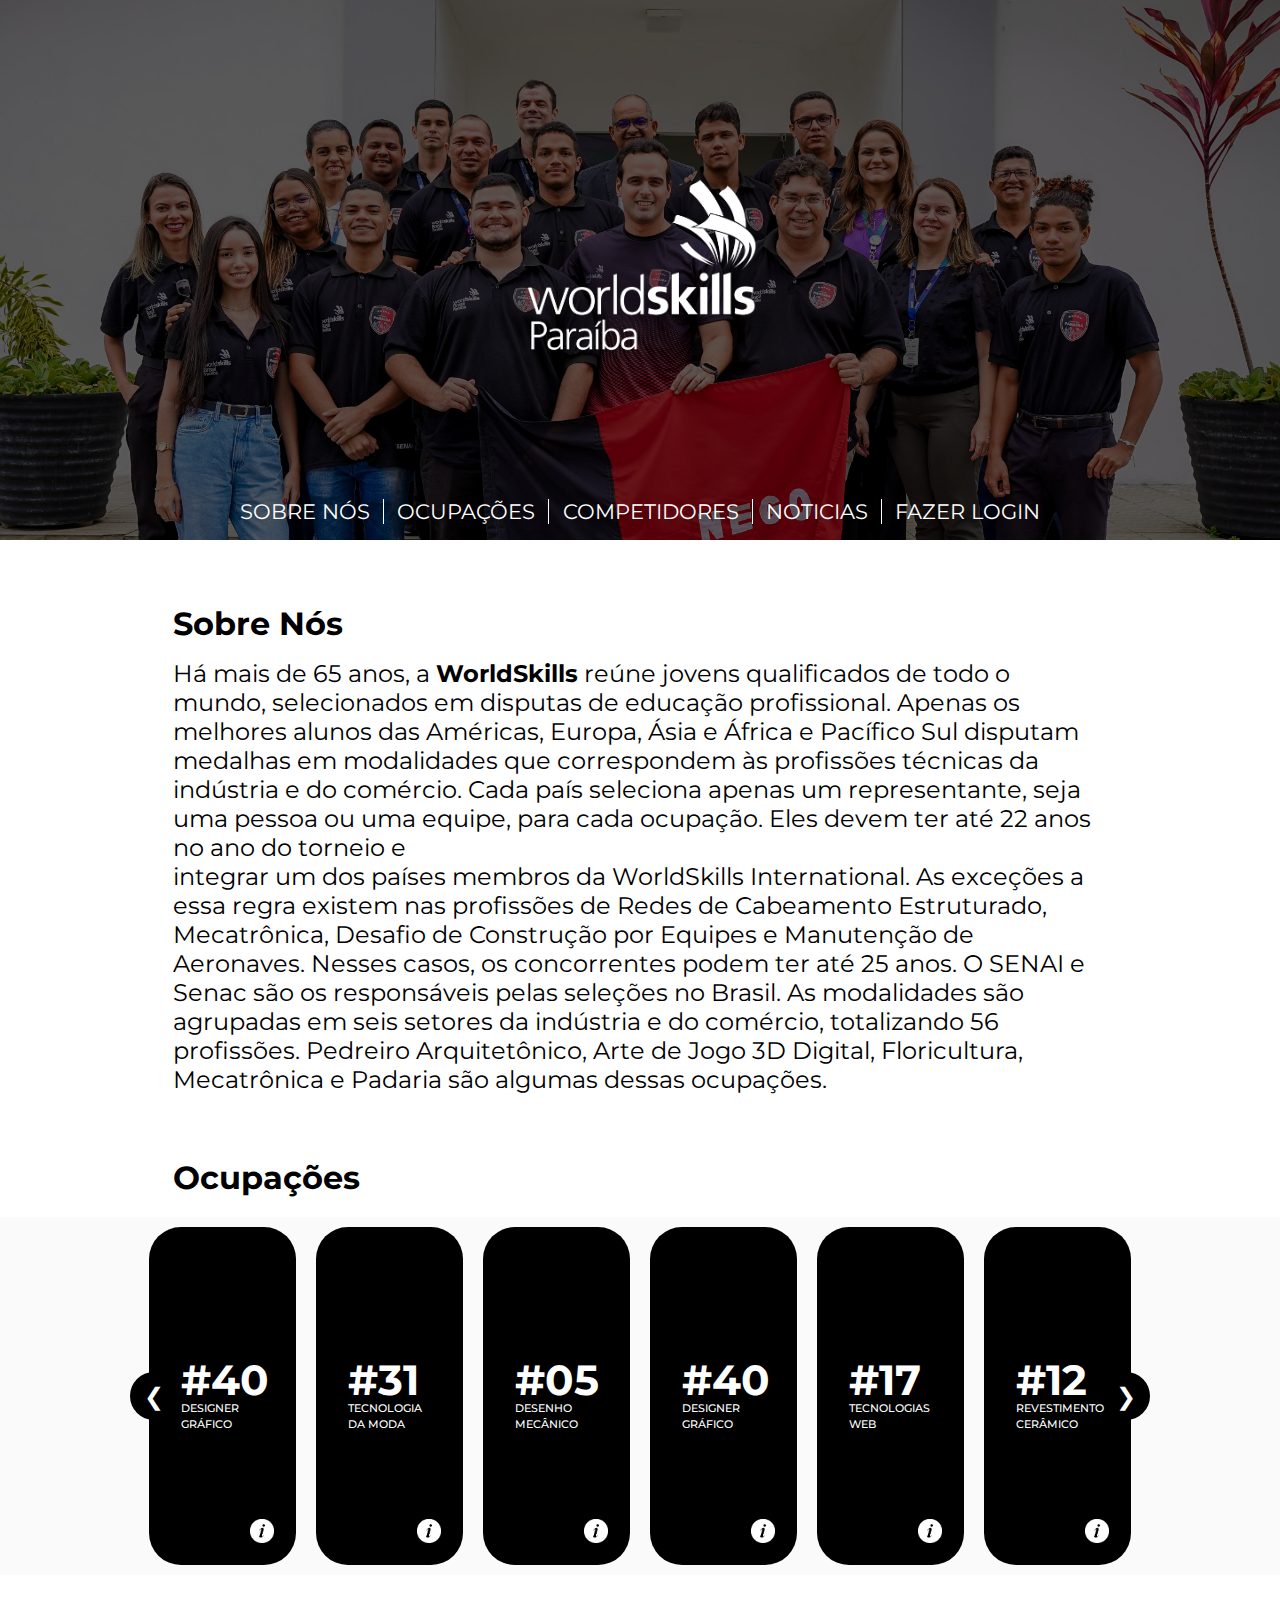
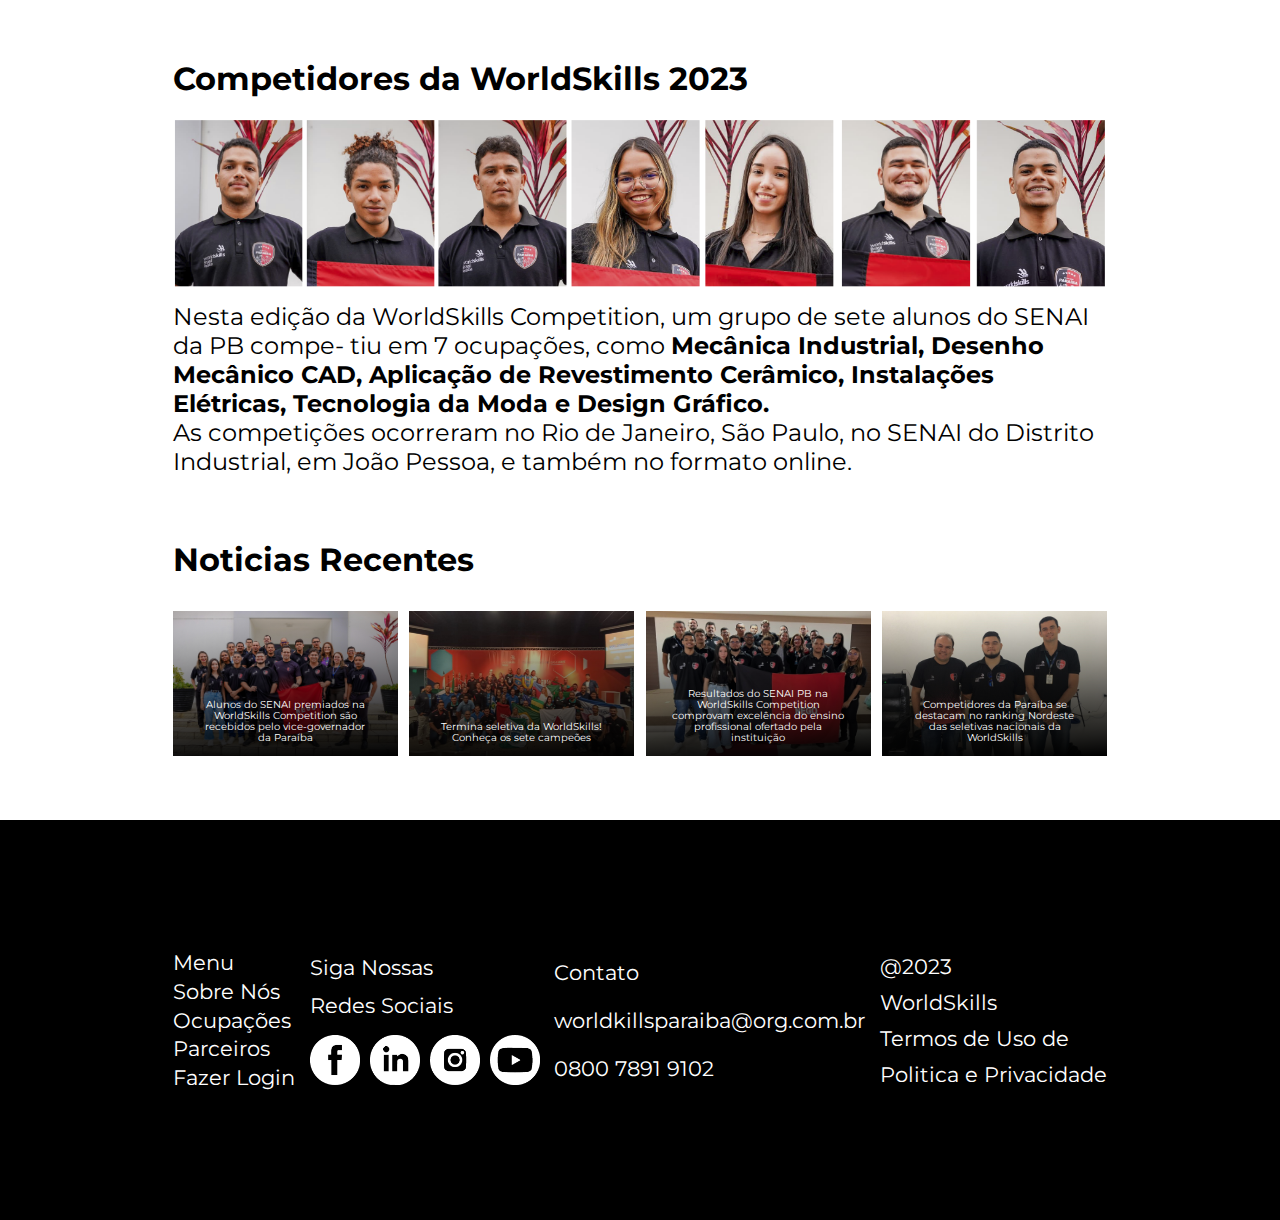
<file: index.html>
<!DOCTYPE html>
<html lang="pt-br">

<head>
    <meta charset="UTF-8">
    <meta name="viewport" content="width=device-width, initial-scale=1.0">
    <title>Worldskils Paraíba</title>

    <link rel="stylesheet" href="./css/style.css">
    <link rel="stylesheet" href="./css/home.css">
    <link rel="preconnect" href="https://fonts.googleapis.com">
    <link rel="preconnect" href="https://fonts.gstatic.com" crossorigin>
    <link
        href="https://fonts.googleapis.com/css2?family=Montserrat:ital,wght@0,100;0,200;0,300;0,400;0,500;0,600;0,700;0,800;0,900;1,100;1,200;1,300;1,400;1,500;1,600;1,700;1,800&display=swap"
        rel="stylesheet">

</head>

<body>
    <header>
        <div class="headerImg">
            <a href="./index.html">
                <img src="./img/LOGO POSITIVA.png" alt="logo" class="logo">
            </a>
        </div>
        <nav>
            <a href="#sobre_nos">SOBRE NÓS</a>
            <div class="line"></div>
            <a href="#ocupacoess">OCUPAÇÕES</a>

            <div class="line"></div>


            <!-- 
                <a href="./parceiros.html">PARCEIROS</a>
                
                <div class="line"></div> -->
            <a href="#competidores">COMPETIDORES</a>

            <div class="line"></div>
            <a href="#noticias">NOTICIAS</a>

            <div class="line"></div>

            <a href="./login.html">FAZER LOGIN</a>
        </nav>
    </header>
    <div id="sobre_nos"></div>
    <div style="overflow: hidden; padding: 5% 13.5% 0%;">
        <h2 style="margin-bottom: 1rem;">Sobre Nós</h2>
        <article>Há mais de 65 anos, a <b>WorldSkills</b> reúne jovens qualificados de todo o mundo, selecionados em
            disputas de educação profissional. Apenas os melhores alunos das Américas, Europa, Ásia e África
            e Pacífico Sul disputam medalhas em modalidades que correspondem às profissões técnicas da
            indústria e do comércio. Cada país seleciona apenas um representante, seja uma pessoa ou uma
            equipe, para cada ocupação. Eles devem ter até 22 anos no ano do torneio e<br>
            integrar um dos países membros da WorldSkills International. As exceções a essa regra existem
            nas profissões de Redes de Cabeamento Estruturado, Mecatrônica, Desafio de Construção por
            Equipes e Manutenção de Aeronaves. Nesses casos, os concorrentes podem ter até 25 anos.
            O SENAI e Senac são os responsáveis pelas seleções no Brasil. As modalidades são agrupadas em
            seis setores da indústria e do comércio, totalizando 56 profissões. Pedreiro Arquitetônico, Arte de
            Jogo 3D Digital, Floricultura, Mecatrônica e Padaria são algumas dessas ocupações.</article>
    </div>
    <div id="ocupacoess"></div>

    <div class="ocupacoes " id="ocupacoess">
        <h2 style=" z-index: 1;  padding: 5% 13.5% 0%;">Ocupações</h2>
        <div class="carousel">
            <div class="carousel-container">
                <div class="slide">
                    <div class="options">
                        <div class="option" id="op-1">
                            <h2>#40</h2>
                            <p>DESIGNER<br>
                                GRÁFICO</p>
                            <img src="./img/info.png" alt="" class="info" id="inf-1">
                        </div>
                        <div class="option" id="op-2">
                            <h2>#31</h2>
                            <p>TECNOLOGIA<br>
                                DA MODA</p>
                            <img src="./img/info.png" alt="" class="info" id="inf-2">
                        </div>
                        <div class="option" id="op-3">
                            <h2>#05</h2>
                            <p>DESENHO<br>
                                MECÂNICO</p>
                            <img src="./img/info.png" alt="" class="info" id="inf-3">
                        </div>
                        <div class="option" id="op-4">
                            <h2>#40</h2>
                            <p>DESIGNER<br>
                                GRÁFICO</p>
                            <img src="./img/info.png" alt="" class="info" id="inf-4">
                        </div>
                        <div class="option" id="op-5">
                            <h2>#17</h2>
                            <p>TECNOLOGIAS<br>
                                WEB</p>
                            <img src="./img/info.png" alt="" class="info" id="inf-5">
                        </div>
                        <div class="option" id="op-6">
                            <h2>#12</h2>
                            <p>REVESTIMENTO<br>
                                CERÂMICO</p>
                            <img src="./img/info.png" alt="" class="info" id="inf-6">
                        </div>
                    </div>
                </div>
                <div class="slide">
                    <div class="options">
                        <div class="option">Opção 7</div>
                        <div class="option">Opção 8</div>
                        <div class="option">Opção 9</div>
                        <div class="option">Opção 10</div>
                        <div class="option">Opção 11</div>
                        <div class="option">Opção 12</div>
                    </div>
                </div>
                <!-- Adicione mais slides conforme necessário -->
            </div>
            <button class="prev">&#10094;</button>
            <button class="next">&#10095;</button>
        </div>

    </div>
    <div id="competidores"></div>
    
    
    <div style="padding: 5% 13.5% 0%;">
        <div class="adasdddsd">
            <h2 style="padding: 0% 0% 2%;">Competidores da WorldSkills 2023</h2>
            <img src="./img/repre.png" alt="" style="padding: 0% 0% 1%;">
            <article>
                Nesta edição da WorldSkills Competition, um grupo de sete alunos do SENAI da PB compe-
                tiu em 7 ocupações, como <b>Mecânica Industrial, Desenho Mecânico CAD, Aplicação de
                    Revestimento Cerâmico, Instalações Elétricas, Tecnologia da Moda e Design Gráfico.</b><br>
                As competições ocorreram no Rio de Janeiro, São Paulo, no SENAI do Distrito Industrial, em
                João Pessoa, e também no formato online.
            </article>
        </div>
    </div>
    <div id="noticias"></div>
    <div class="sobrenos " id="sobre_nos" style="padding: 5% 13.5% 5%;">
        <h2 class="">Noticias Recentes</h2>
        <div class="sobrenos0">
            <div class="sobrenos1">
                <img src="./img/banner.jpeg" alt="">
                <div class="bg-sobrenos1">
                    <p>Alunos do SENAI premiados na WorldSkills Competition são recebidos pelo vice-governador da
                        Paraíba</p>
                </div>
            </div>
            <div class="sobrenos1">
                <img src="./img/WhatsApp Image 2023-12-05 at 09.30.42-3.jpeg" alt="">

                <div class="bg-sobrenos1">
                    <p>Termina seletiva da WorldSkills! Conheça os sete campeões</p>
                </div>
            </div>
            <div class="sobrenos1">
                <img src="./img/WhatsApp Image 2023-12-05 at 09.30.42-4.jpeg" alt="">
                <div class="bg-sobrenos1">
                    <p>Resultados do SENAI PB na WorldSkills Competition comprovam excelência do ensino profissional
                        ofertado pela instituição</p>
                </div>
            </div>
            <div class="sobrenos1">
                <img src="./img/WhatsApp Image 2023-12-05 at 09.30.42.jpeg" alt="">
                <div class="bg-sobrenos1">
                    <p>Competidores da Paraíba se destacam no ranking Nordeste das seletivas nacionais da WorldSkills
                    </p>
                </div>
            </div>
        </div>
    </div>
    <footer>
        <div class="dasdasdd">
            <div class="flisdaa">
                <p>Menu</p>
                <p>Sobre Nós</p>
                <p>Ocupações</p>
                <p>Parceiros</p>
                <p>Fazer Login</p>
            </div>
            <div class="flisdaa">
                <p>Siga Nossas</p>
                <p>Redes Sociais</p>
                <div class="asssimg">
                    <img src="./img/300ppi/Ativo 60.png" alt="">
                    <img src="./img/300ppi/Ativo 58.png" alt="">
                    <img src="./img/300ppi/Ativo 61.png" alt="">
                    <img src="./img/300ppi/Ativo 62.png" alt="">
                </div>
            </div>
            <div class="flisdaa">
                <p>Contato</p>
                <p>worldkillsparaiba@org.com.br</p>
                <p>0800 7891 9102</p>
            </div>
            <div class="flisdaa">
                <p>@2023</p>
                <p>WorldSkills</p>
                <p>Termos de Uso de</p>
                <p>Politica e Privacidade</p>
            </div>
        </div>
    </footer>

    <style>
        ol li {
            display: none
        }

        .carousel {
            background: #FAFAFA;
        }

        .carousel-cell {
            width: 90%;
            height: 500px;
            border-radius: 5px;
            counter-increment: carousel-cell;
        }

        /* cell number */
        .carousel-cell:before {
            display: block;
            text-align: center;
            line-height: 200px;
            font-size: 80px;
            color: white;
        }

        .carousel-cell {
            border-radius: 0;
            margin: 0;
            display: flex;
            align-items: start;
            justify-content: center;
            flex-direction: column;
        }

        .carousel-cell div {
            padding: 0 15%;
        }

        .flickity-button {
            display: none;
        }
    </style>

    <script src="./js/script.js">
    </script>
    <script src="./docs/js/flickity-docs.min.js"></script>
    <script>
        document.addEventListener("DOMContentLoaded", function () {
            const carouselContainer = document.querySelector(".carousel-container");
            const prevButton = document.querySelector(".prev");
            const nextButton = document.querySelector(".next");
            let slidePosition = 0;
            const slides = document.querySelectorAll(".slide");
            const totalSlides = slides.length;
            const slideWidth = slides[0].offsetWidth;

            function updateSlidePosition() {
                carouselContainer.style.transform = `translateX(-${slidePosition * slideWidth}px)`;
            }

            function moveToNextSlide() {
                if (slidePosition === totalSlides - 1) return;
                slidePosition++;
                updateSlidePosition();
            }

            function moveToPrevSlide() {
                if (slidePosition === 0) return;
                slidePosition--;
                updateSlidePosition();
            }

            nextButton.addEventListener("click", moveToNextSlide);
            prevButton.addEventListener("click", moveToPrevSlide);
        });

    </script>
</body>

</html>
</file>
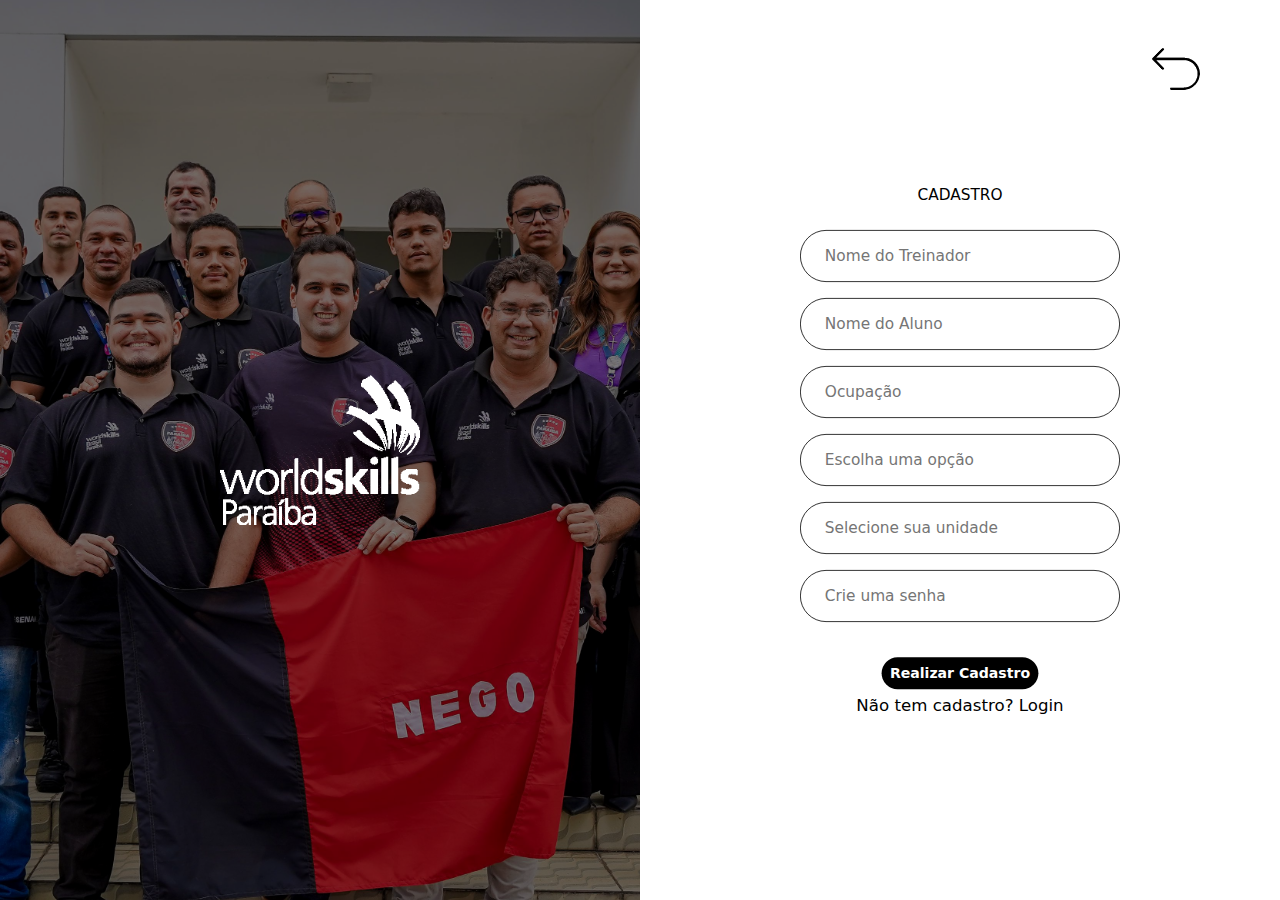
<file: cadastro.html>
<!DOCTYPE html>
<html lang="pt-br">

<head>
    <meta charset="UTF-8">
    <meta name="viewport" content="width=device-width, initial-scale=1.0">
    <title>Cadastro</title>
    <link rel="stylesheet" href="./css/cadastro.css">
</head>

<body>
    <div class="container">
        <div class="banner">
            <img src="./img/logowhite.png" alt="" class="logo">
        </div>
        <div class="bg">
        </div>

        <div class="form" method="post">
            <h2>CADASTRO</h2>
            <input type="text" name="nome_do_treinador" placeholder="Nome do Treinador" required>
            <input type="text" name="nome_do_aluno" placeholder="Nome do Aluno" required>
            <input type="text" name="ocupacao" list="ocupacao" placeholder="Ocupação" required>

            

            <datalist id="ocupacao" name="ocupacao">
                <option value="Ocupação">Ocupação</option>
                <option value="Boston">Boston</option>
                <option value="Cambridge">Cambridge</option>
            </datalist>

            <input type="text" name="selecione_sua_unidade" list="selecione_sua_unidade" placeholder="Escolha uma opção"
                required>
            <input type="text" name="selecione_sua_unidade" list="selecione_sua_unidade" placeholder="Selecione sua unidade"
                required>

            <input type="text" name="crie_uma_senha" placeholder="Crie uma senha" required>
            <a href="./login.html">
                <input type="submit" value="Realizar Cadastro">
            </a>
            <span><a href="./login.html">Não tem cadastro? Login</a></span>
        </div>
    </div>
    <a href="./login.html" class="setas" title="Voltar?">
        <img src="./img/300ppi/Ativo 49.png" alt="">
    </a>
    <style>
        .setas {
            position: absolute;
            z-index: 99;
            top: 0;
            right: 0;
            border: 0;
            width: 3rem;
            margin: 3rem 5rem;
        }

        .setas img {
            width: 3rem;
        }
    </style>
</body>

</html>
</file>
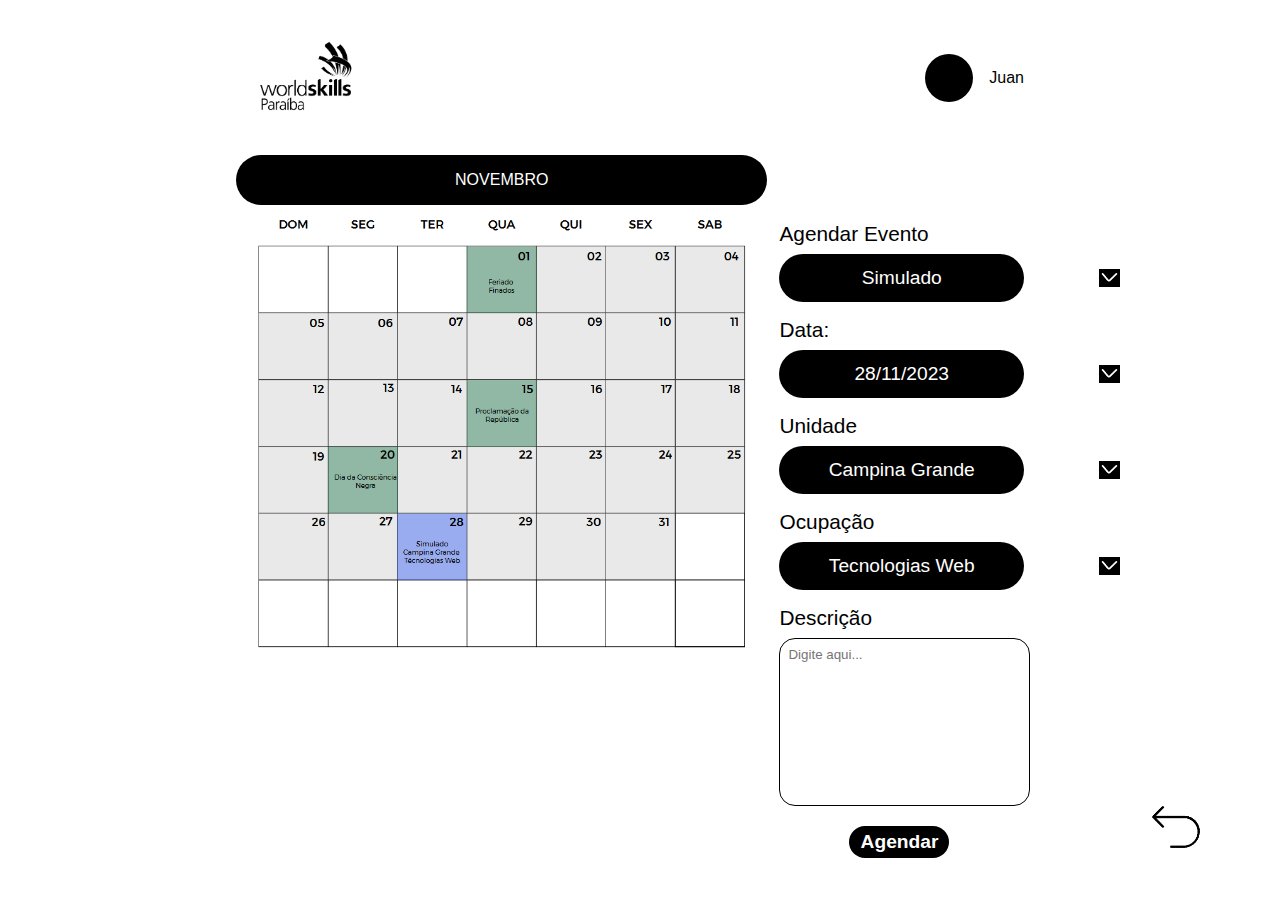
<file: cal.html>
<!DOCTYPE html>
<html lang="pt-br">

<head>
    <meta charset="UTF-8">
    <meta name="viewport" content="width=device-width, initial-scale=1.0">
    <title>Worldskils Paraíba - Calendário</title>


    <link rel="stylesheet" href="./css/cal.css">
    <link rel="stylesheet" href="./css/style.css">

</head>

<body>
    <div class="headeratv">
        <a href="./menu.html">
            <img src="./img/300ppi/LOGO NEGATIVA.png" alt="" class="logo">
        </a>
        <div class="profile">
            <div class="profileImg"></div>
            <p style="margin: 0;">Juan</p>
        </div>
    </div>
    <main class="menu" style="padding: 2% 20% 0;">
        <div class="cal1">
            <div class="asdd">
                <div class="assclase">
                    <h2 class="btn" style="width: 82%; display: flex; justify-content: center; ">NOVEMBRO</h2>
                    <img src="./img/cal12.png" alt="">
                </div>
                <form class="assclase1">
                    <h3>Agendar Evento</h3>

                    <div class="dropdown">
                        <div class="sdasddd">
                            <p>Simulado</p><img src="./img/setass.png" alt="">
                        </div>


                    </div>

                    <h3>Data:</h3>
                    <div class="dropdown">

                        <div class="sdasddd">
                            <p>28/11/2023</p><img src="./img/setass.png" alt="">
                        </div>

                    </div>
                    <h3>Unidade</h3>
                    <div class="dropdown">

                        <div class="sdasddd">
                            <p>Campina Grande</p><img src="./img/setass.png" alt="">
                        </div>

                    </div>
                    <h3>Ocupação</h3>
                    <div class="dropdown">

                        <div class="sdasddd">
                            <p>Tecnologias Web</p><img src="./img/setass.png" alt="">
                        </div>

                    </div>
                    <h3>Descrição</h3>

                    <textarea name="" id="" cols="20px" rows="" placeholder="Digite aqui..." required></textarea>
                    <input type="submit" value="Agendar" id="agendar">
                </form>


            </div>
        </div>
    </main>
    <a href="./menu.html" class="setas" title="Voltar?">
        <img src="./img/300ppi/Ativo 49.png" alt="">
    </a>
    <style>
        .setas {
            position: fixed;
            z-index: 99;
            bottom:  0;
            right: 0;
            border: 0;
            width: 3rem;
            margin: 3rem 5rem;
        }

        .setas img {
            width: 3rem;
        }
    </style>
    <script src="https://cdn.jsdelivr.net/npm/bootstrap@5.3.2/dist/js/bootstrap.bundle.min.js"
        integrity="sha384-C6RzsynM9kWDrMNeT87bh95OGNyZPhcTNXj1NW7RuBCsyN/o0jlpcV8Qyq46cDfL"
        crossorigin="anonymous"></script>

</body>

</html>
</file>
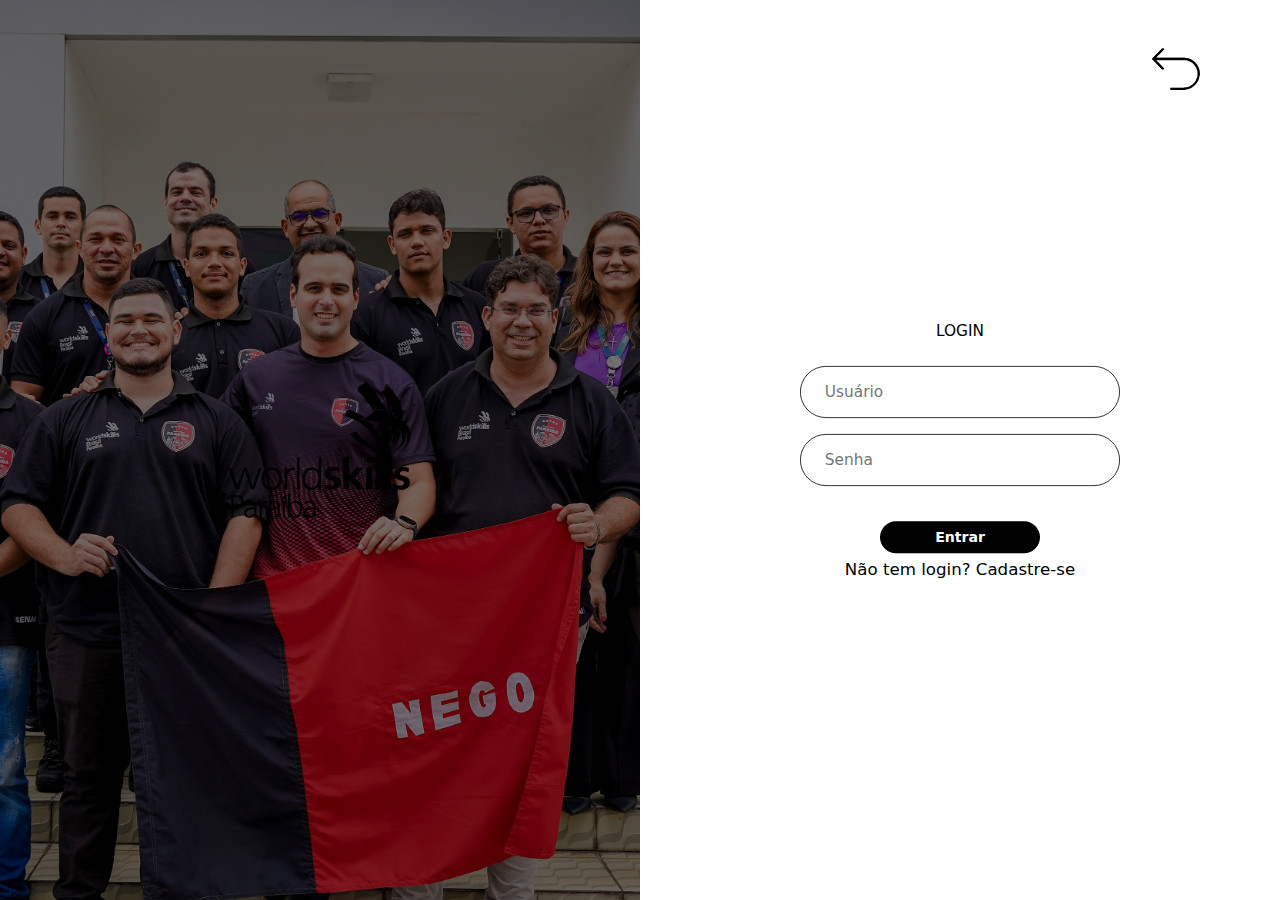
<file: login.html>
<!DOCTYPE html>
<html lang="pt-br">

<head>
    <meta charset="UTF-8">
    <meta name="viewport" content="width=device-width, initial-scale=1.0">
    <title>Login</title>
    <link rel="stylesheet" href="./css/login.css">
</head>

<body>
    <div class="container">
        <div class="banner">
            <img src="./img/300ppi/LOGO NEGATIVA.png" alt="" class="logo">
        </div>
        <div class="bg">
        </div>

        <div class="form" method="post">
            <h2>LOGIN</h2>
            <input type="text" name="usuario" placeholder="Usuário" required>
            <input type="password" name="senha" placeholder="Senha" required>

            <a href="./menu.html">
                <input type="submit" value="Entrar">
            </a>
            <span><a href="./cadastro.html">Não tem login? Cadastre-se</a></span>
        </div>
    </div>
    <a href="./index.html" class="setas" title="Voltar?">
        <img src="./img/300ppi/Ativo 49.png" alt="">
    </a>
    <style>
        .setas {
            position: absolute;
            z-index: 99;
            top: 0;
            right: 0;
            border: 0;
            width: 3rem;
            margin: 3rem 5rem;
        }

        .setas img {
            width: 3rem;
        }
    </style>
</body>

</html>
</file>
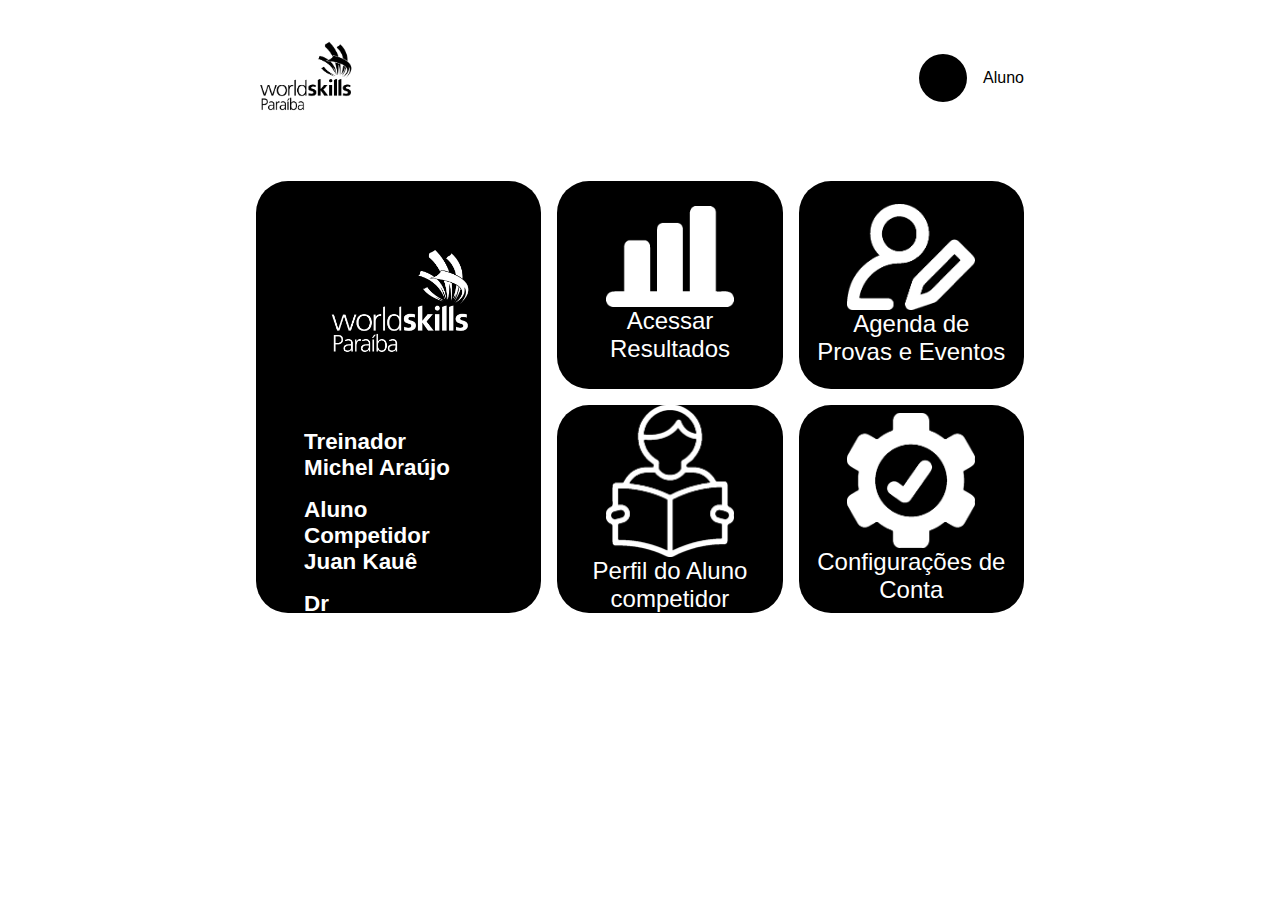
<file: menu.html>
<!DOCTYPE html>
<html lang="pt-br">

<head>
    <meta charset="UTF-8">
    <meta name="viewport" content="width=device-width, initial-scale=1.0">
    <title>Worldskils Paraíba</title>
    <link rel="stylesheet" href="./css/style.css">
    <link rel="stylesheet" href="./css/menu.css">
</head>

<body>
    <div class="headeratv">
        <a href="./menu.html">
            <img src="./img/300ppi/LOGO NEGATIVA.png" alt="" class="logo">
        </a>
        <div class="profile">
            <div class="profileImg"></div>
            <p style="margin: 0;">Aluno</p>
        </div>
    </div>
    <main class="menu" style="padding: 4% 20%;">
        <div class="menu1">
            <div class="menu1-img">
                <img src="./img/300ppi/LOGO POSITIVA.png" alt="" class="">
            </div>
            <p>
                Treinador<br>
                Michel Araújo
            </p>
            <p>
                Aluno Competidor<br>
                Juan Kauê
            </p>
            <p>
                Dr<br>
                Campina Grande
            </p>
            <p>
                Ocupação<br>
                Técnologias Web
            </p>
        </div>
        <div class="menu2">
            <a href="./tec.html" class="menu2-1">
                <img src="./img/300ppi/Ativo 45.png" alt="">
                <p>Acessar<br>
                    Resultados</p>
            </a>
            <a href="" class="menu2-1">
                <img src="./img/300ppi/Ativo 48.png" alt="">
                <p>Perfil do Aluno<br>
                    competidor
                </p>
            </a>
        </div>
        <div class="menu2">
            <a href="./cal.html" class="menu2-1">
                <img src="./img/300ppi/Ativo 46.png" alt="">
                <p>Agenda de<br>
                    Provas e Eventos</p>
            </a>
            <a href="./menu2.html" class="menu2-1">
                <img src="./img/300ppi/Ativo 47.png" alt="">
                <p>Configurações de<br>
                    Conta</p>
            </a>
        </div>
    </main>

</body>

</html>
</file>
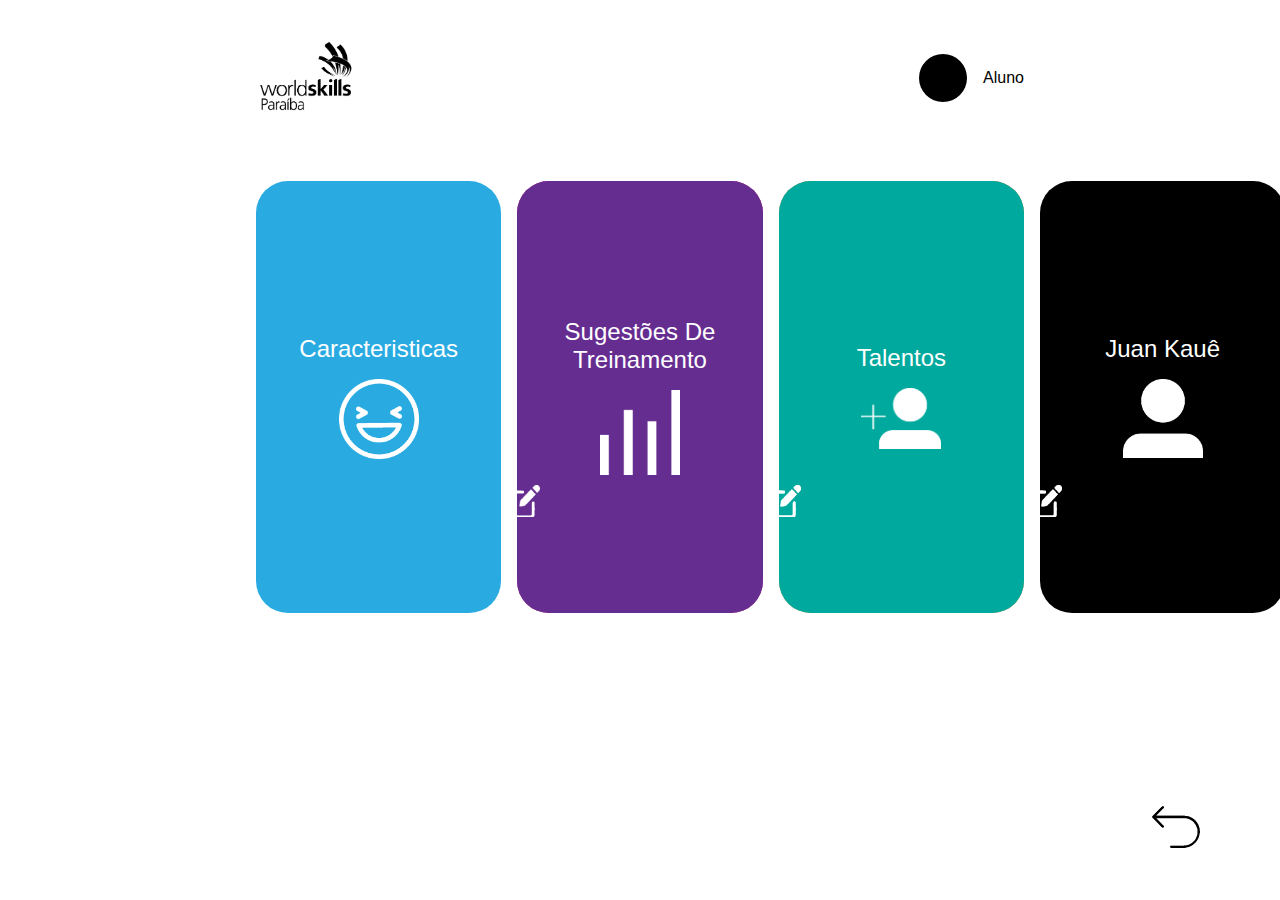
<file: menu2.html>
<!DOCTYPE html>
<html lang="pt-br">

<head>
    <meta charset="UTF-8">
    <meta name="viewport" content="width=device-width, initial-scale=1.0">
    <title>Worldskils Paraíba</title>
    <link rel="stylesheet" href="./css/style.css">
    <link rel="stylesheet" href="./css/menu.css">
</head>

<body>
    <div class="headeratv">
        <a href="./menu.html">
            <img src="./img/300ppi/LOGO NEGATIVA.png" alt="" class="logo">
        </a>
        <div class="profile">
            <div class="profileImg"></div>
            <p style="margin: 0;">Aluno</p>
        </div>
    </div>
    <main class="menu" style="padding: 4% 20%;">

        <div class="menu2" >
            <a href="#" class="menu2-1" style="background-color: #29abe2;">
                <p>Caracteristicas</p>
                <img src="./img/300ppi/Ativo 50.png" alt=""> <span></span>

            </a>
            <a href="#" class="menu2-1" style="background-color: #c6228c;">
                <p>Precisa ser mais...</p>
                <img src="./img/300ppi/Ativo 53.png" alt=""> <span></span>

            </a>
        </div>
        <div class="menu2" >
            <a href="#" class="menu2-1" style="background-color: #662d91;">
                <p>Sugestões De Treinamento</p>
                <img src="./img/300ppi/Ativo 51.png" alt=""> <span></span>

            </a>
            <a href="#" class="menu2-1" style="background-color: #e28830;">
                <p>Como pode ser<br>
                    Motivado
                </p>
                <img src="./img/300ppi/Ativo 54.png" alt="">
                <span></span>
            </a>
        </div>
        <div class="menu2" >
            <a href="#" class="menu2-1" style="background-color: #00a99d;">
                <p>Talentos</p>
                <img src="./img/300ppi/Ativo 52.png" alt="">
                <span></span>
            </a>
            <a href=".#" class="menu2-1" >
                <p>Juan Kauê</p>
                <img src="./img/300ppi/Ativo 55.png" alt="">
                <span></span>
            </a>
        </div>
    </main>
    <a href="./menu.html" class="setas" title="Voltar?">
        <img src="./img/300ppi/Ativo 49.png" alt="">
    </a>
    <style>
        .menu2-1 {
            height: 290px;
        }

        .menu2-1 img {
            width: 80px;
            margin-top: 1rem;
        }

        .menu2 {
            width: 110px;


        }

        .menu2-1 span {
            width: 2rem;
            height: 2rem;
            background-image: url(./img/300ppi/Ativo\ 56.png);
            background-size: 100%;
            position: absolute;
            margin: 13rem 0 0 290px;
        }

        .setas {
            position: absolute;
            z-index: 99;
            bottom: 0;
            right: 0;
            border: 0;
            width: 3rem;
            margin: 3rem 5rem;
        }

        .setas img {
            width: 3rem;
        }
    </style>
</body>

</html>
</file>
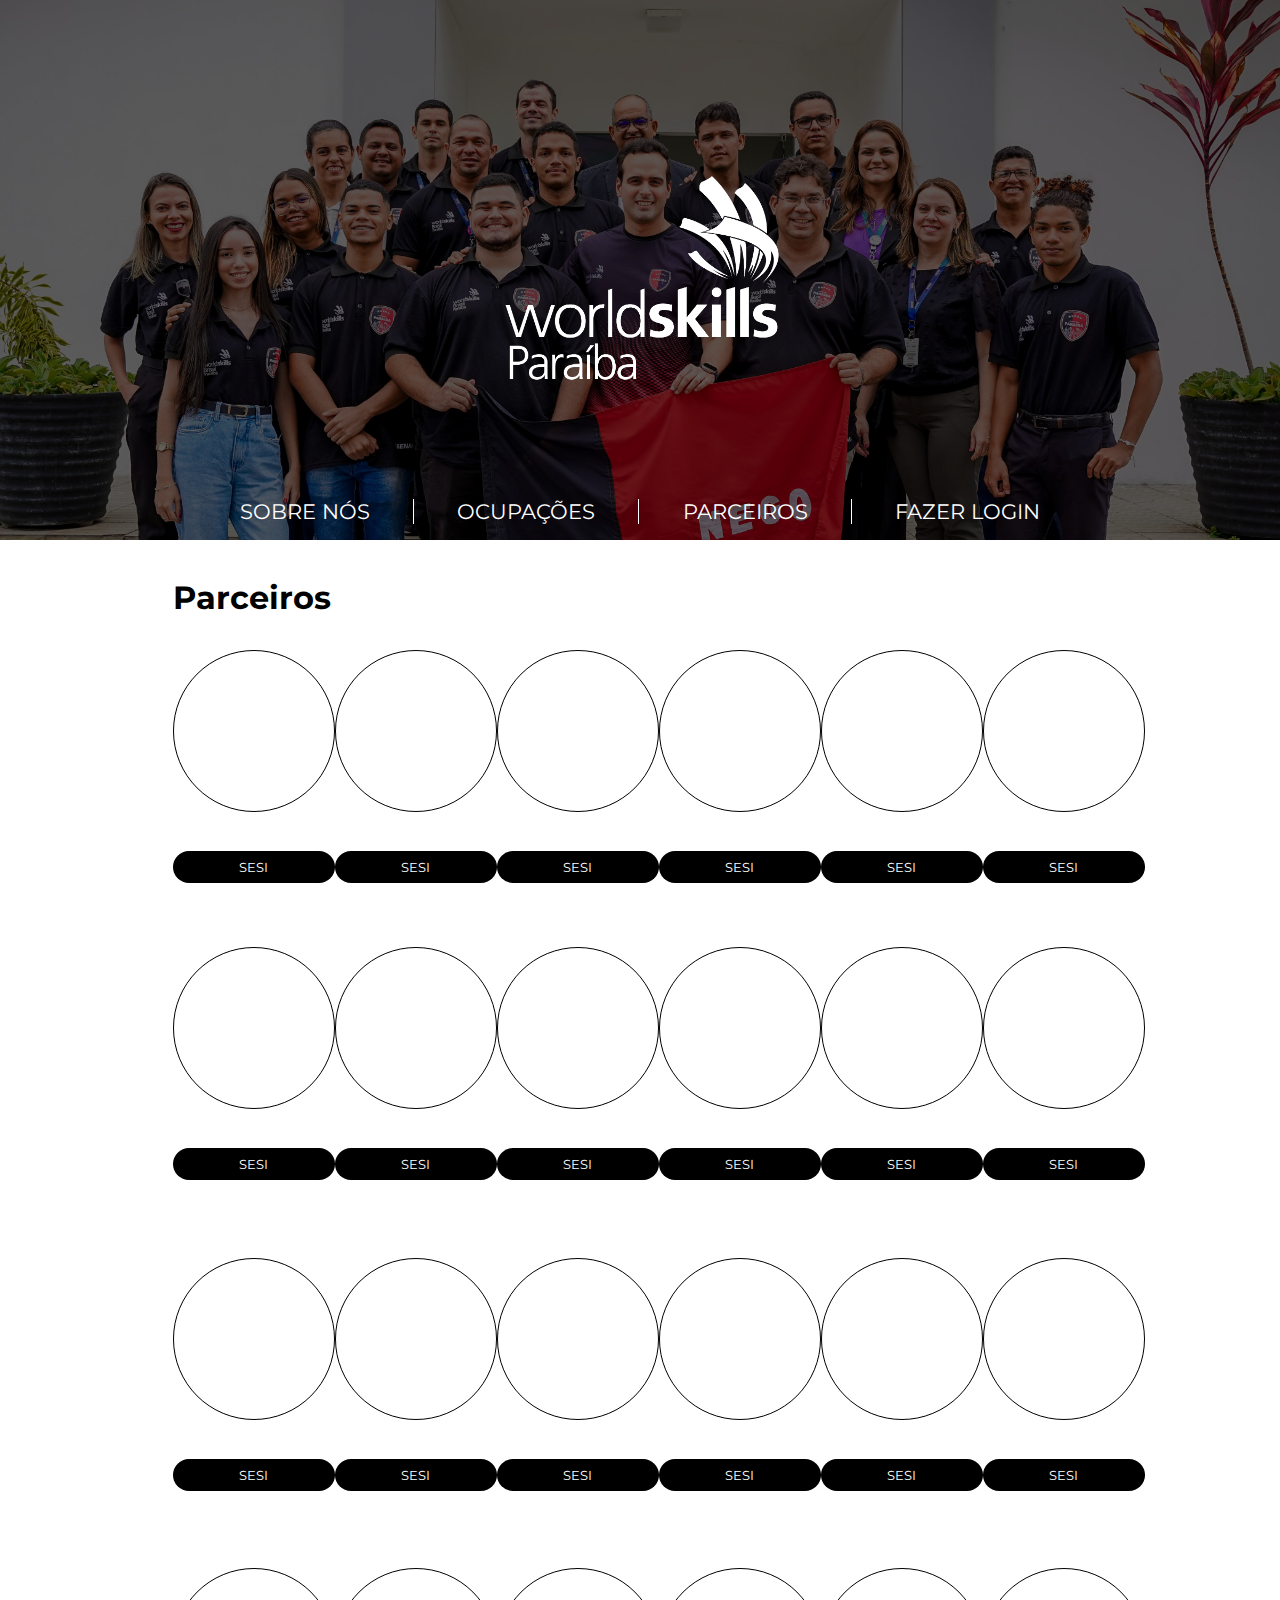
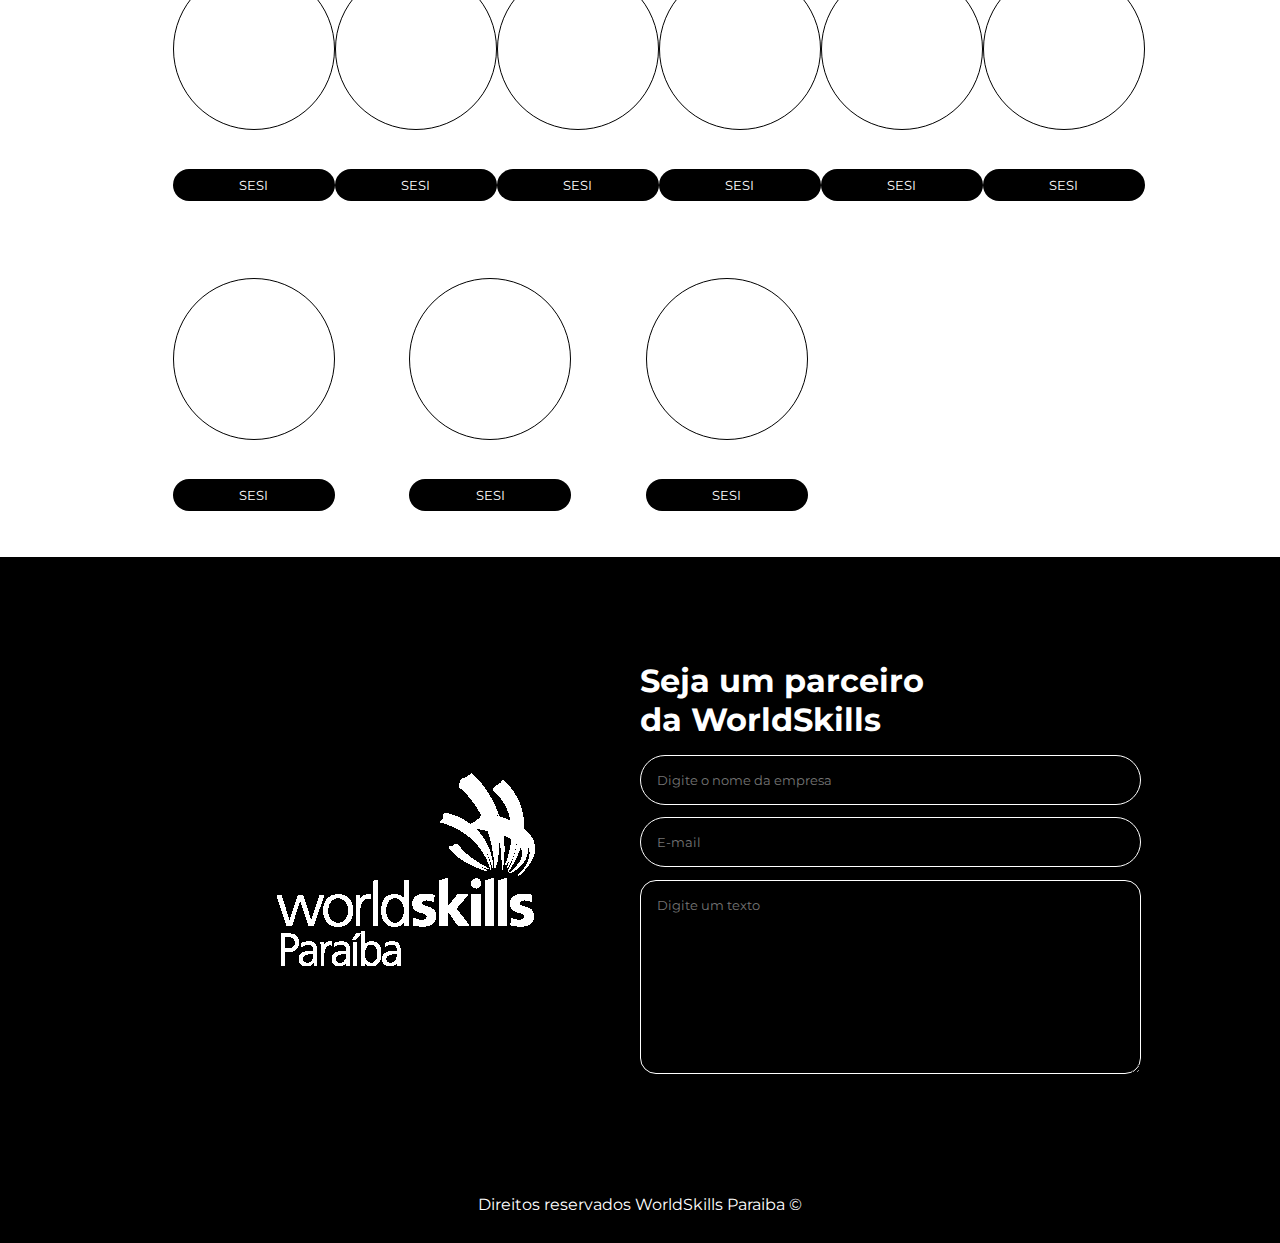
<file: parceiros.html>
<!DOCTYPE html>
<html lang="pt-br">

<head>
    <meta charset="UTF-8">
    <meta name="viewport" content="width=device-width, initial-scale=1.0">
    <title>Worldskils Paraíba</title>

    <link rel="stylesheet" href="./css/style.css">
    <link rel="stylesheet" href="./css/parceiros.css">
    <link rel="preconnect" href="https://fonts.googleapis.com">
    <link rel="preconnect" href="https://fonts.gstatic.com" crossorigin>
    <link
        href="https://fonts.googleapis.com/css2?family=Montserrat:ital,wght@0,100;0,200;0,300;0,400;0,500;0,600;0,700;0,800;0,900;1,100;1,200;1,300;1,400;1,500;1,600;1,700;1,800&display=swap"
        rel="stylesheet">

</head>

<body>
    <header>
        <div class="headerImg">
            <a href="./index.html">
                <img src="./img/LOGO POSITIVA.png" alt="logo" class="logo">
            </a>
        </div>
        <nav>
            <a href="./index.html">SOBRE NÓS</a>
            <div class="line"></div>
            <a href="./index.html">OCUPAÇÕES</a>

            <div class="line"></div>



            <a href="./parceiros.html">PARCEIROS</a>

            <div class="line"></div>

            <a href="./login.html">FAZER LOGIN</a>
        </nav>
    </header>

    <div class="ocupacoes " id="ocupacoess">
        <h2 style="z-index: 1; padding: 3% 13.5% 0%; font-size: 2rem;">Parceiros</h2>

        <div class="circle1" style="z-index: 1; padding: 1% 13.5% 1%;">
            <div class="circle-all">
                <div class="circle"></div>
                <button>SESI</button>
            </div>
            <div class="circle-all">
                <div class="circle"></div>
                <button>SESI</button>
            </div>
            <div class="circle-all">
                <div class="circle"></div>
                <button>SESI</button>
            </div>
            <div class="circle-all">
                <div class="circle"></div>
                <button>SESI</button>
            </div>
            <div class="circle-all">
                <div class="circle"></div>
                <button>SESI</button>
            </div>
            <div class="circle-all">
                <div class="circle"></div>
                <button>SESI</button>
            </div>
        </div>
        <div class="circle1" style="z-index: 1; padding: 1% 13.5% 2%;">
            <div class="circle-all">
                <div class="circle"></div>
                <button>SESI</button>
            </div>
            <div class="circle-all">
                <div class="circle"></div>
                <button>SESI</button>
            </div>
            <div class="circle-all">
                <div class="circle"></div>
                <button>SESI</button>
            </div>
            <div class="circle-all">
                <div class="circle"></div>
                <button>SESI</button>
            </div>
            <div class="circle-all">
                <div class="circle"></div>
                <button>SESI</button>
            </div>
            <div class="circle-all">
                <div class="circle"></div>
                <button>SESI</button>
            </div>
        </div>
        <div class="circle1" style="z-index: 1; padding: 1% 13.5% 2%;">
            <div class="circle-all">
                <div class="circle"></div>
                <button>SESI</button>
            </div>
            <div class="circle-all">
                <div class="circle"></div>
                <button>SESI</button>
            </div>
            <div class="circle-all">
                <div class="circle"></div>
                <button>SESI</button>
            </div>
            <div class="circle-all">
                <div class="circle"></div>
                <button>SESI</button>
            </div>
            <div class="circle-all">
                <div class="circle"></div>
                <button>SESI</button>
            </div>
            <div class="circle-all">
                <div class="circle"></div>
                <button>SESI</button>
            </div>
        </div>
        <div class="circle1" style="z-index: 1; padding: 1% 13.5% 2%;">
            <div class="circle-all">
                <div class="circle"></div>
                <button>SESI</button>
            </div>
            <div class="circle-all">
                <div class="circle"></div>
                <button>SESI</button>
            </div>
            <div class="circle-all">
                <div class="circle"></div>
                <button>SESI</button>
            </div>
            <div class="circle-all">
                <div class="circle"></div>
                <button>SESI</button>
            </div>
            <div class="circle-all">
                <div class="circle"></div>
                <button>SESI</button>
            </div>
            <div class="circle-all">
                <div class="circle"></div>
                <button>SESI</button>
            </div>
        </div>
        <div class="circle2" style="z-index: 1; padding: 1% 13.5% 2%;">
            <div class="circle-all">
                <div class="circle"></div>
                <button>SESI</button>
            </div>
            <div class="circle-all">
                <div class="circle"></div>
                <button>SESI</button>
            </div>
            <div class="circle-all">
                <div class="circle"></div>
                <button>SESI</button>
            </div>

        </div>

    </div>

    <div class="noticiasrecentes" style="z-index: 1; padding: 1% 13.5% 2%;">
        <div class="noticiasrecentesasd">
            <div class="img">
                <img src="./img/logowhite.png" alt="">
            </div>
            <div class="form">
                <form action="">
                    <h3>Seja um parceiro<br>da WorldSkills</h3>
                    <input type="text" placeholder="Digite o nome da empresa">
                    <input type="email" placeholder="E-mail">
                    <textarea name="" id="" cols="30" rows="10" placeholder="Digite um texto"></textarea>
                </form>
            </div>
        </div>
    </div>
    </div>
    <footer>Direitos reservados WorldSkills Paraiba ©</footer>
    <style>
        ol li {
            display: none
        }

        .carousel {
            background: #FAFAFA;
        }

        .carousel-cell {
            width: 90%;
            height: 500px;
            border-radius: 5px;
            counter-increment: carousel-cell;
        }

        /* cell number */
        .carousel-cell:before {
            display: block;
            text-align: center;
            line-height: 200px;
            font-size: 80px;
            color: white;
        }

        .carousel-cell {
            border-radius: 0;
            margin: 0;
            display: flex;
            align-items: start;
            justify-content: center;
            flex-direction: column;
        }

        .carousel-cell div {
            padding: 0 15%;
        }

        .flickity-button {
            display: none;
        }
    </style>

    <script src="./js/script.js">
    </script>
    <script src="./docs/js/flickity-docs.min.js"></script>
</body>

</html>
</file>
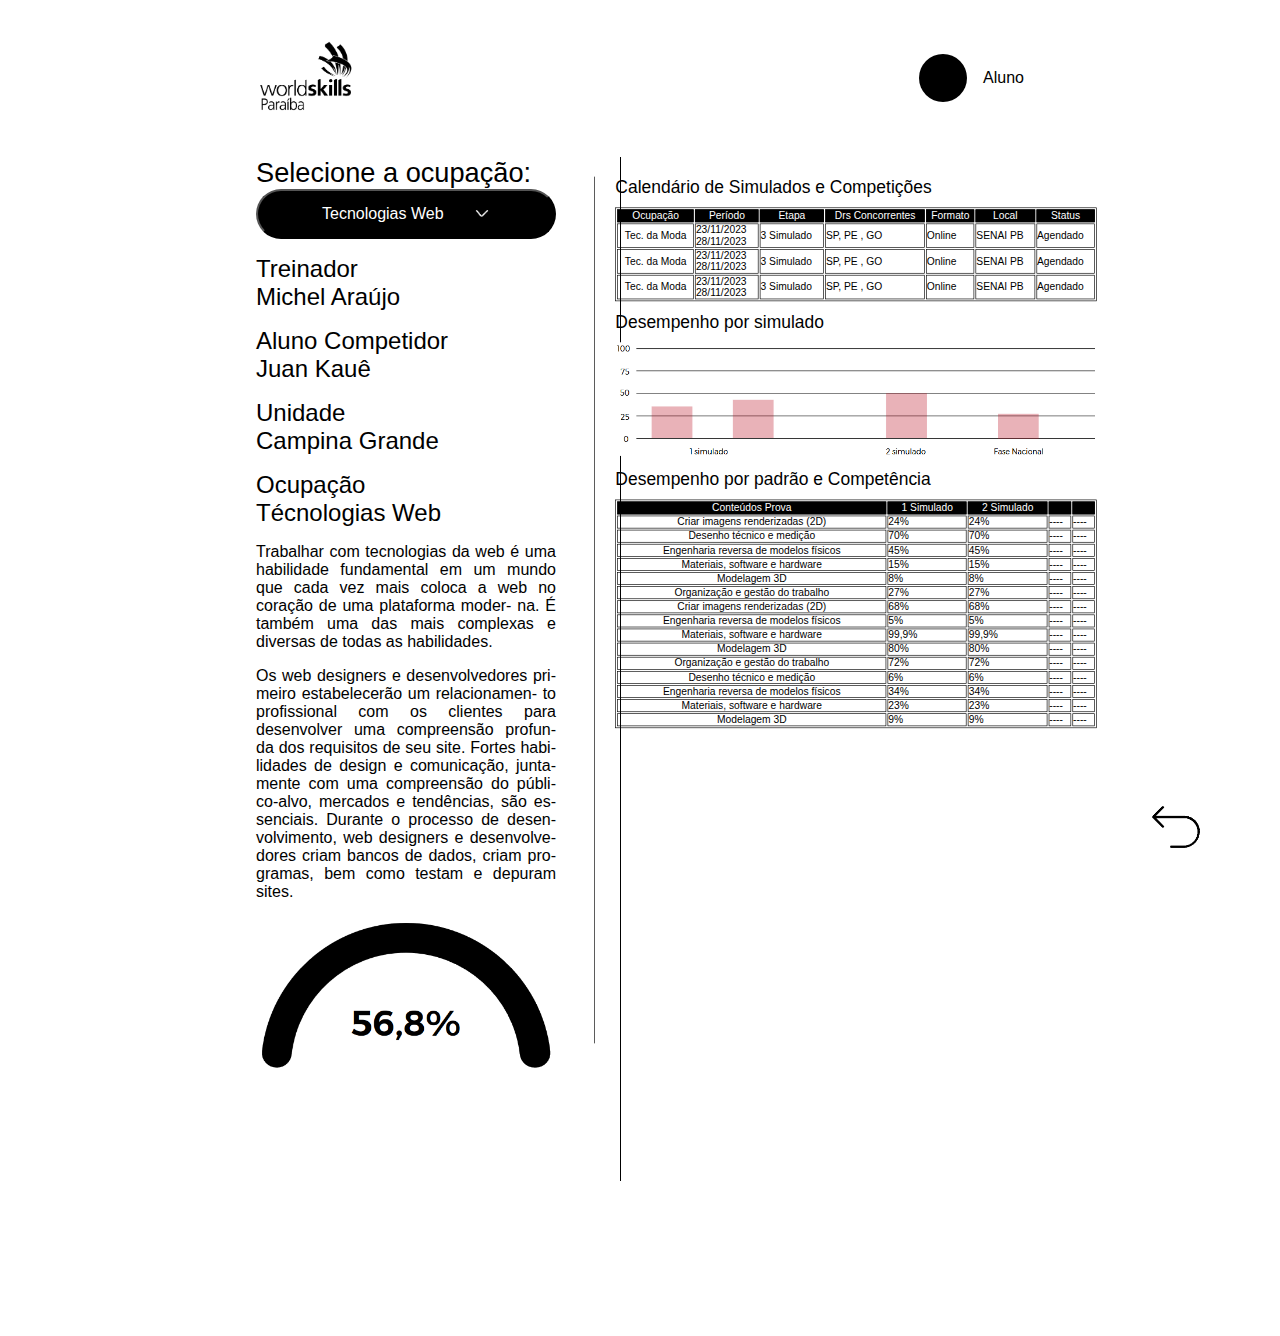
<file: tec.html>
<!DOCTYPE html>
<html lang="pt-br">

<head>
    <meta charset="UTF-8">
    <meta name="viewport" content="width=device-width, initial-scale=1.0">
    <title>Worldskils Paraíba - Ocupação</title>
    <link rel="stylesheet" href="https://stackpath.bootstrapcdn.com/bootstrap/4.1.3/css/bootstrap.min.css"
        integrity="sha384-MCw98/SFnGE8fJT3GXwEOngsV7Zt27NXFoaoApmYm81iuXoPkFOJwJ8ERdknLPMO" crossorigin="anonymous">
    <link rel="stylesheet" href="./css/style.css">
    <link rel="stylesheet" href="./css/tec.css">

</head>

<body>
    <div class="headeratv">
        <a href="./menu.html">
            <img src="./img/300ppi/LOGO NEGATIVA.png" alt="" class="logo">
        </a>
        <div class="profile">
            <div class="profileImg"></div>
            <p style="margin: 0;">Aluno</p>
        </div>
    </div>
    <main class="menu">
        <div class="tec1">
            <h3>Selecione a ocupação:</h3>
            <button class="btn" style="margin-bottom: 1rem;"><p>Tecnologias Web</p><img src="./img/setass.png" alt=""></button>
            <h2>Treinador<br>
                Michel Araújo</h2>
            <h2>Aluno Competidor<br>
                Juan Kauê</h2>
            <h2>
                Unidade<br>
                Campina Grande
            </h2>
            <h2>Ocupação<br>
                Técnologias Web</h2>
            <p>
                Trabalhar com tecnologias da web é
                uma habilidade fundamental em um
                mundo que cada vez mais coloca a web
                no coração de uma plataforma moder-
                na. É também uma das mais complexas
                e diversas de todas as habilidades.
            </p>
            <p>Os web designers e desenvolvedores pri-
                meiro estabelecerão um relacionamen-
                to profissional com os clientes para
                desenvolver uma compreensão profun-
                da dos requisitos de seu site. Fortes habi-
                lidades de design e comunicação, junta-
                mente com uma compreensão do públi-
                co-alvo, mercados e tendências, são es-
                senciais. Durante o processo de desen-
                volvimento, web designers e desenvolve-
                dores criam bancos de dados, criam pro-
                gramas, bem como testam e depuram
                sites.</p>
            <img class="tec1-img" src="./img/porcentagem.png" alt="">
        </div>
        <div class="tec2">
            <h3>Calendário de Simulados e Competições</h3>
            <table class="table">
                <thead class="thead" style="background-color:black; color: #fff;">
                    <tr>
                        <th scope="col">Ocupação</th>
                        <th scope="col">Período</th>
                        <th scope="col">Etapa</th>
                        <th scope="col">Drs Concorrentes</th>
                        <th scope="col">Formato</th>
                        <th scope="col">Local</th>
                        <th scope="col">Status</th>
                    </tr>
                </thead>
                <tbody>
                    <tr style="border: 1px soli;">
                        <th scope="row">Tec. da Moda</th>
                        <td>23/11/2023<br>
                            28/11/2023</td>
                        <td>3 Simulado</td>
                        <td>SP, PE , GO</td>
                        <td>Online</td>
                        <td>SENAI PB</td>
                        <td>Agendado</td>
                    </tr>
                    <tr>
                        <th scope="row">Tec. da Moda</th>
                        <td>23/11/2023<br>
                            28/11/2023</td>
                        <td>3 Simulado</td>
                        <td>SP, PE , GO</td>
                        <td>Online</td>
                        <td>SENAI PB</td>
                        <td>Agendado</td>

                    </tr>
                    <tr>
                        <th scope="row">Tec. da Moda</th>
                        <td>23/11/2023<br>
                            28/11/2023</td>
                        <td>3 Simulado</td>
                        <td>SP, PE , GO</td>
                        <td>Online</td>
                        <td>SENAI PB</td>
                        <td>Agendado</td>

                    </tr>
                </tbody>
            </table>
            <h3>Desempenho por simulado</h3>
            <img src="./img/planilha.png" alt="">
            <h3>Desempenho por padrão e Competência</h3>
            <table class="table">
                <thead class="thead" style="background-color:black; color: #fff;">
                    <tr>
                        <th scope="col">Conteúdos Prova</th>
                        <th scope="col">1 Simulado</th>
                        <th scope="col">2 Simulado</th>
                        <th scope="col"></th>
                        <th scope="col"></th>
                    </tr>
                </thead>
                <tbody>
                    <tr style="border: 1px soli;">
                        <th scope="row">Criar imagens renderizadas (2D)</th>
                        <td>24%</td>
                        <td>24%</td>
                        <td>----</td>
                        <td>----</td>
                    </tr>
                    <tr>
                        <th scope="row">Desenho técnico e medição</th>
                        <td>70%</td>
                        <td>70%</td>
                        <td>----</td>
                        <td>----</td>

                    </tr>
                    <tr>
                        <th scope="row">Engenharia reversa de modelos físicos</th>
                        <td>45%</td>
                        <td>45%</td>
                        <td>----</td>
                        <td>----</td>
                    </tr>
                    <tr>
                        <th scope="row">Materiais, software e hardware</th>
                        <td>15%</td>
                        <td>15%</td>
                        <td>----</td>
                        <td>----</td>
                    </tr>
                    <tr>
                        <th scope="row">Modelagem 3D</th>
                        <td>8%</td>
                        <td>8%</td>
                        <td>----</td>
                        <td>----</td>
                    </tr>
                    <tr>
                        <th scope="row">Organização e gestão do trabalho</th>
                        <td>27%</td>
                        <td>27%</td>
                        <td>----</td>
                        <td>----</td>
                    </tr>
                    <tr>
                        <th scope="row">Criar imagens renderizadas (2D)</th>
                        <td>68%</td>
                        <td>68%</td>
                        <td>----</td>
                        <td>----</td>
                    </tr>
                    <tr>
                        <th scope="row">Engenharia reversa de modelos físicos</th>
                        <td>5%</td>
                        <td>5%</td>
                        <td>----</td>
                        <td>----</td>
                    </tr>
                    <tr>
                        <th scope="row">Materiais, software e hardware</th>
                        <td>99,9%</td>
                        <td>99,9%</td>
                        <td>----</td>
                        <td>----</td>
                    </tr>
                    <tr>
                        <th scope="row">Modelagem 3D</th>
                        <td>80%</td>
                        <td>80%</td>
                        <td>----</td>
                        <td>----</td>
                    </tr>
                    <tr>
                        <th scope="row">Organização e gestão do trabalho</th>
                        <td>72%</td>
                        <td>72%</td>
                        <td>----</td>
                        <td>----</td>
                    </tr>
                    <tr>
                        <th scope="row">Desenho técnico e medição</th>
                        <td>6%</td>
                        <td>6%</td>
                        <td>----</td>
                        <td>----</td>
                    </tr>
                    <tr>
                        <th scope="row">Engenharia reversa de modelos físicos</th>
                        <td>34%</td>
                        <td>34%</td>
                        <td>----</td>
                        <td>----</td>
                    </tr>
                    <tr>
                        <th scope="row">Materiais, software e hardware</th>
                        <td>23%</td>
                        <td>23%</td>
                        <td>----</td>
                        <td>----</td>
                    </tr>
                    <tr>
                        <th scope="row">Modelagem 3D</th>
                        <td>9%</td>
                        <td>9%</td>
                        <td>----</td>
                        <td>----</td>
                    </tr>
                </tbody>
            </table>
        </div>
    </main>
    <a href="./menu.html" class="setas" title="Voltar?">
        <img src="./img/300ppi/Ativo 49.png" alt="">
    </a>
    <style>
        .setas {
            position: fixed;
            z-index: 99;
            bottom:  0;
            right: 0;
            border: 0;
            width: 3rem;
            margin: 3rem 5rem;
        }

        .setas img {
            width: 3rem;
        }
    </style>
</body>

</html>
</file>
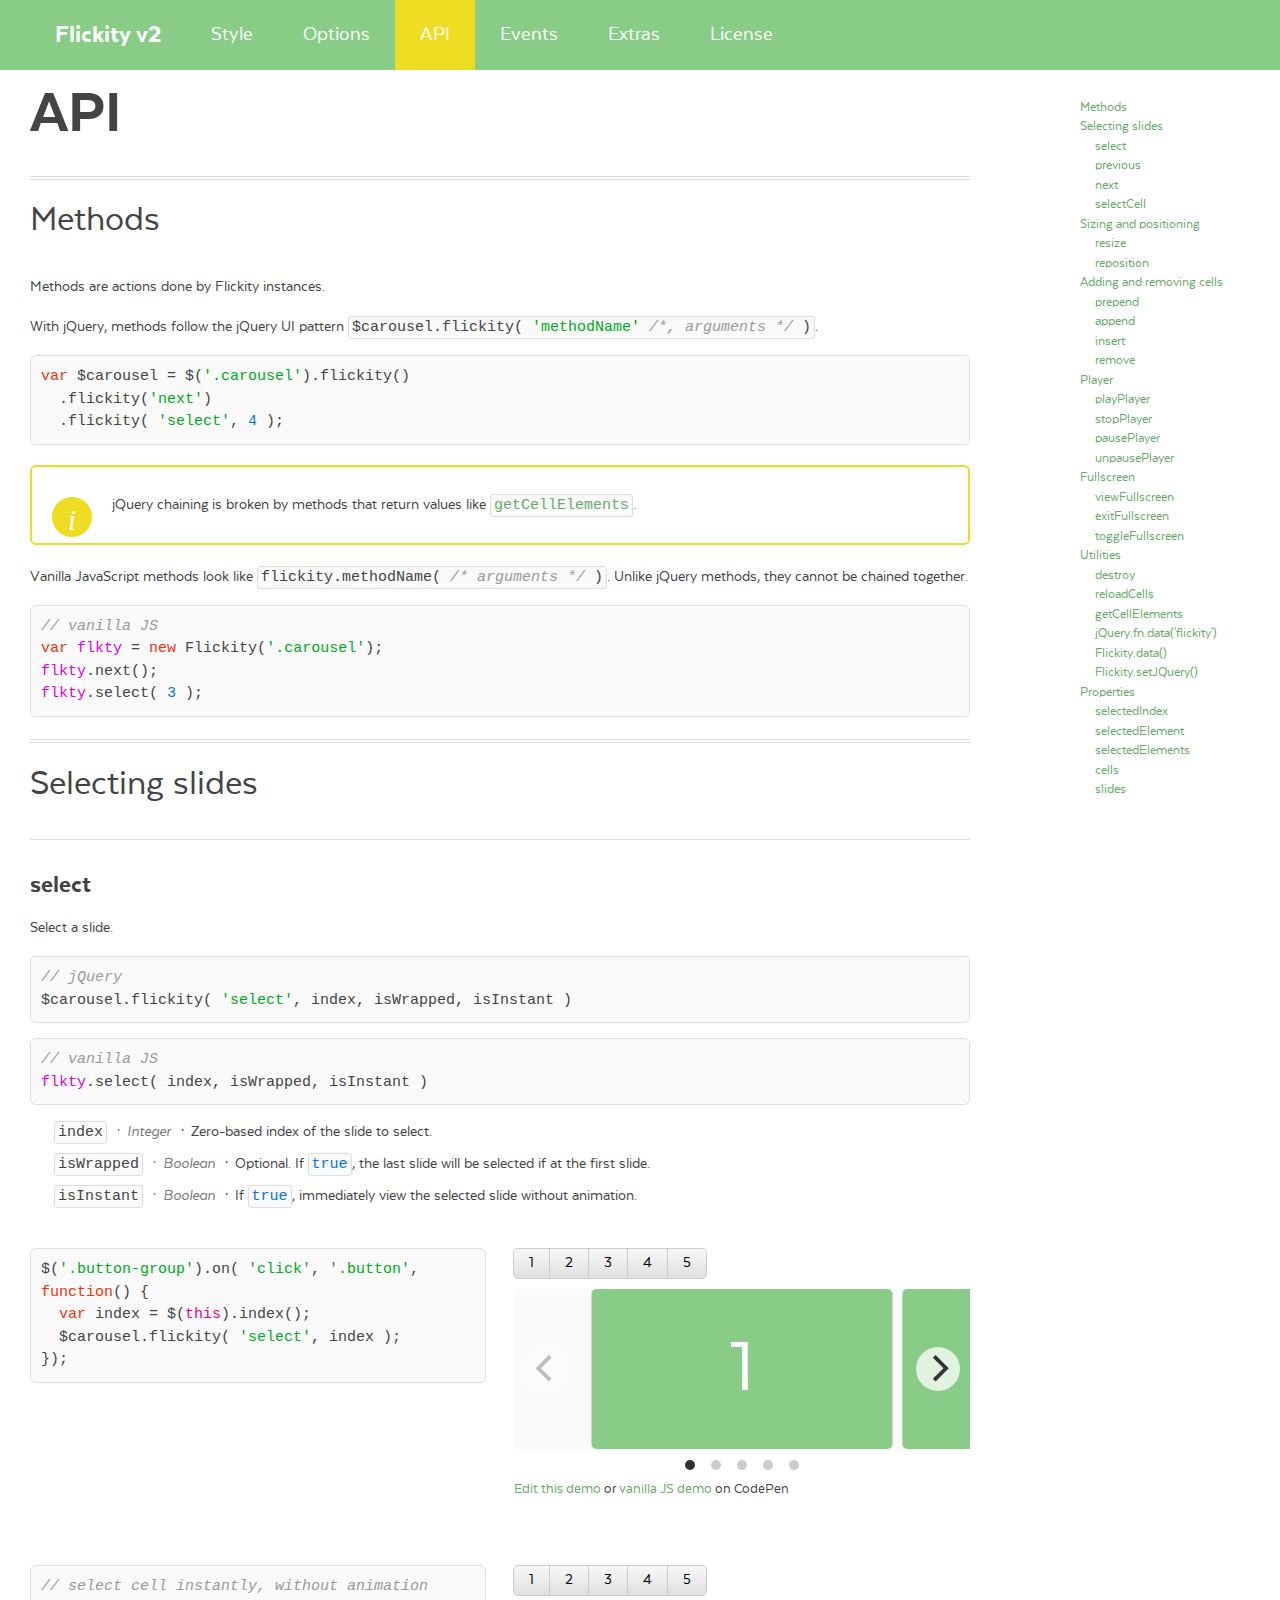
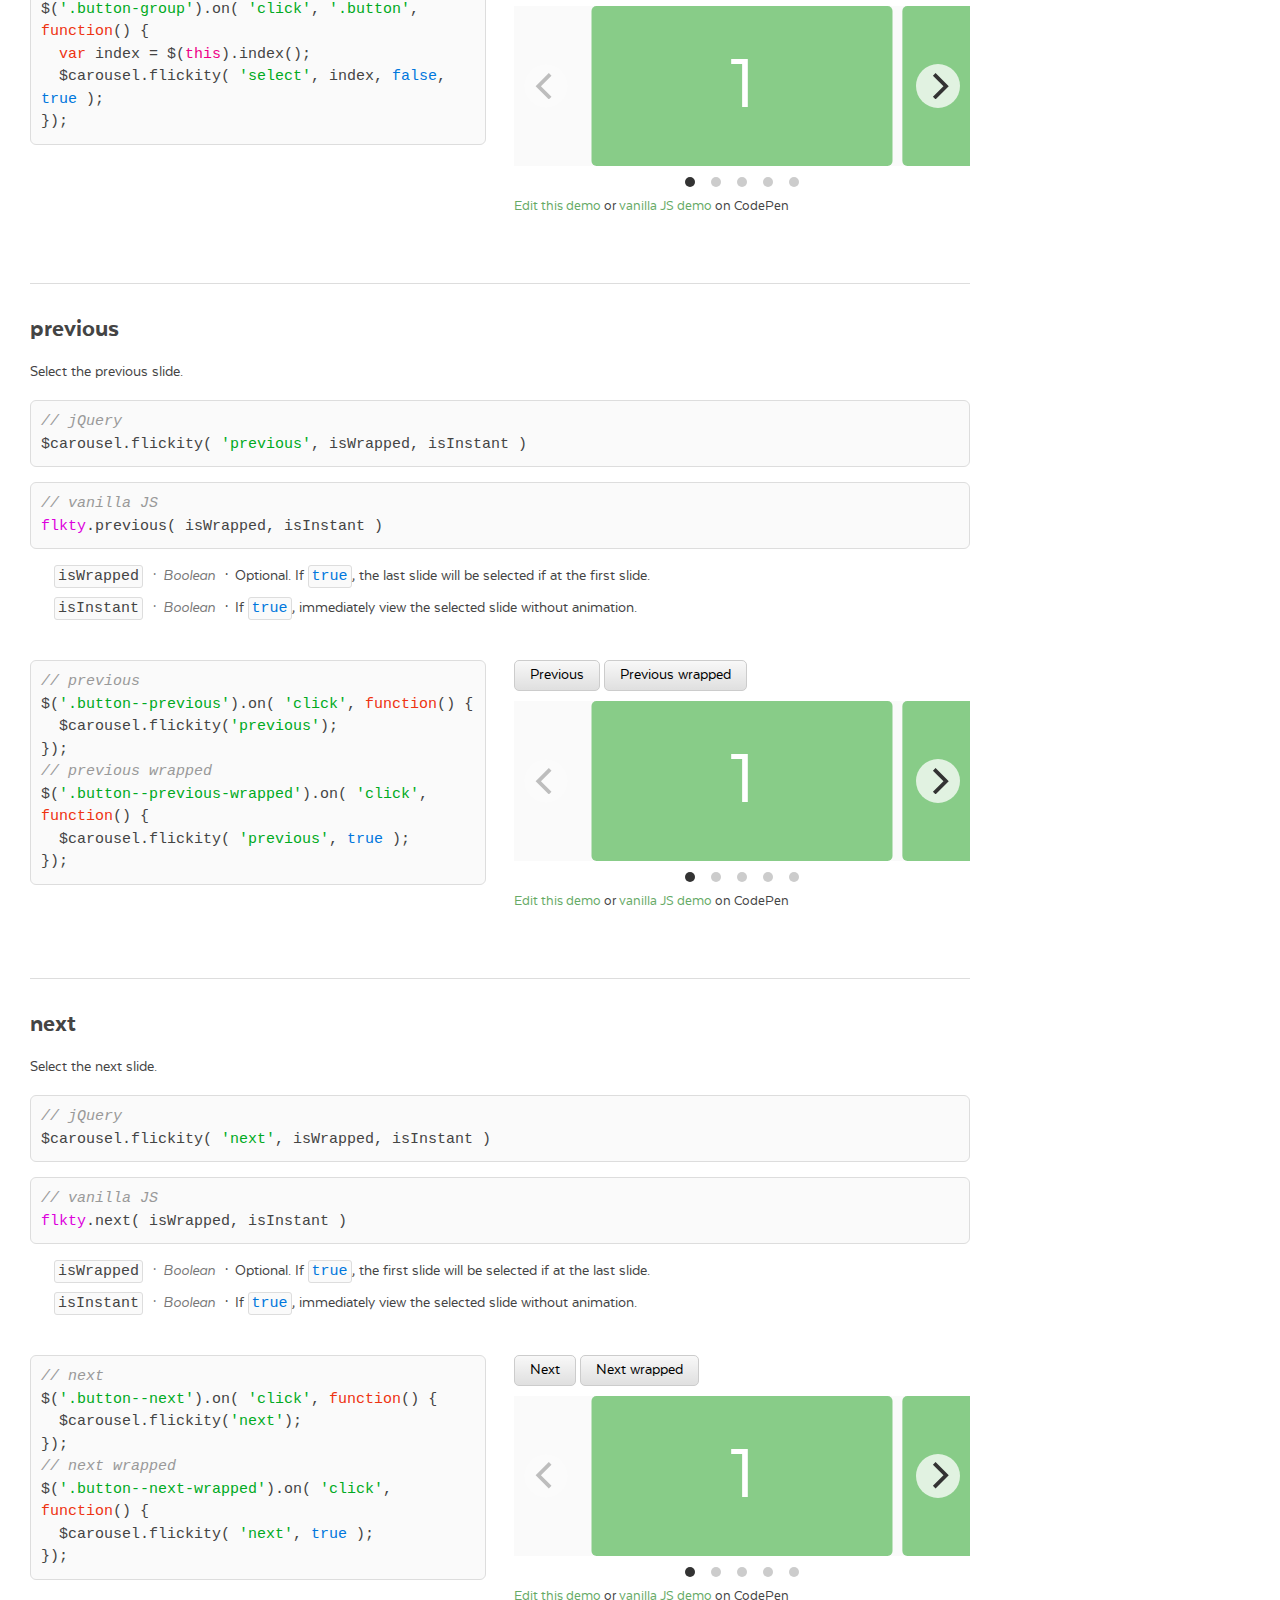
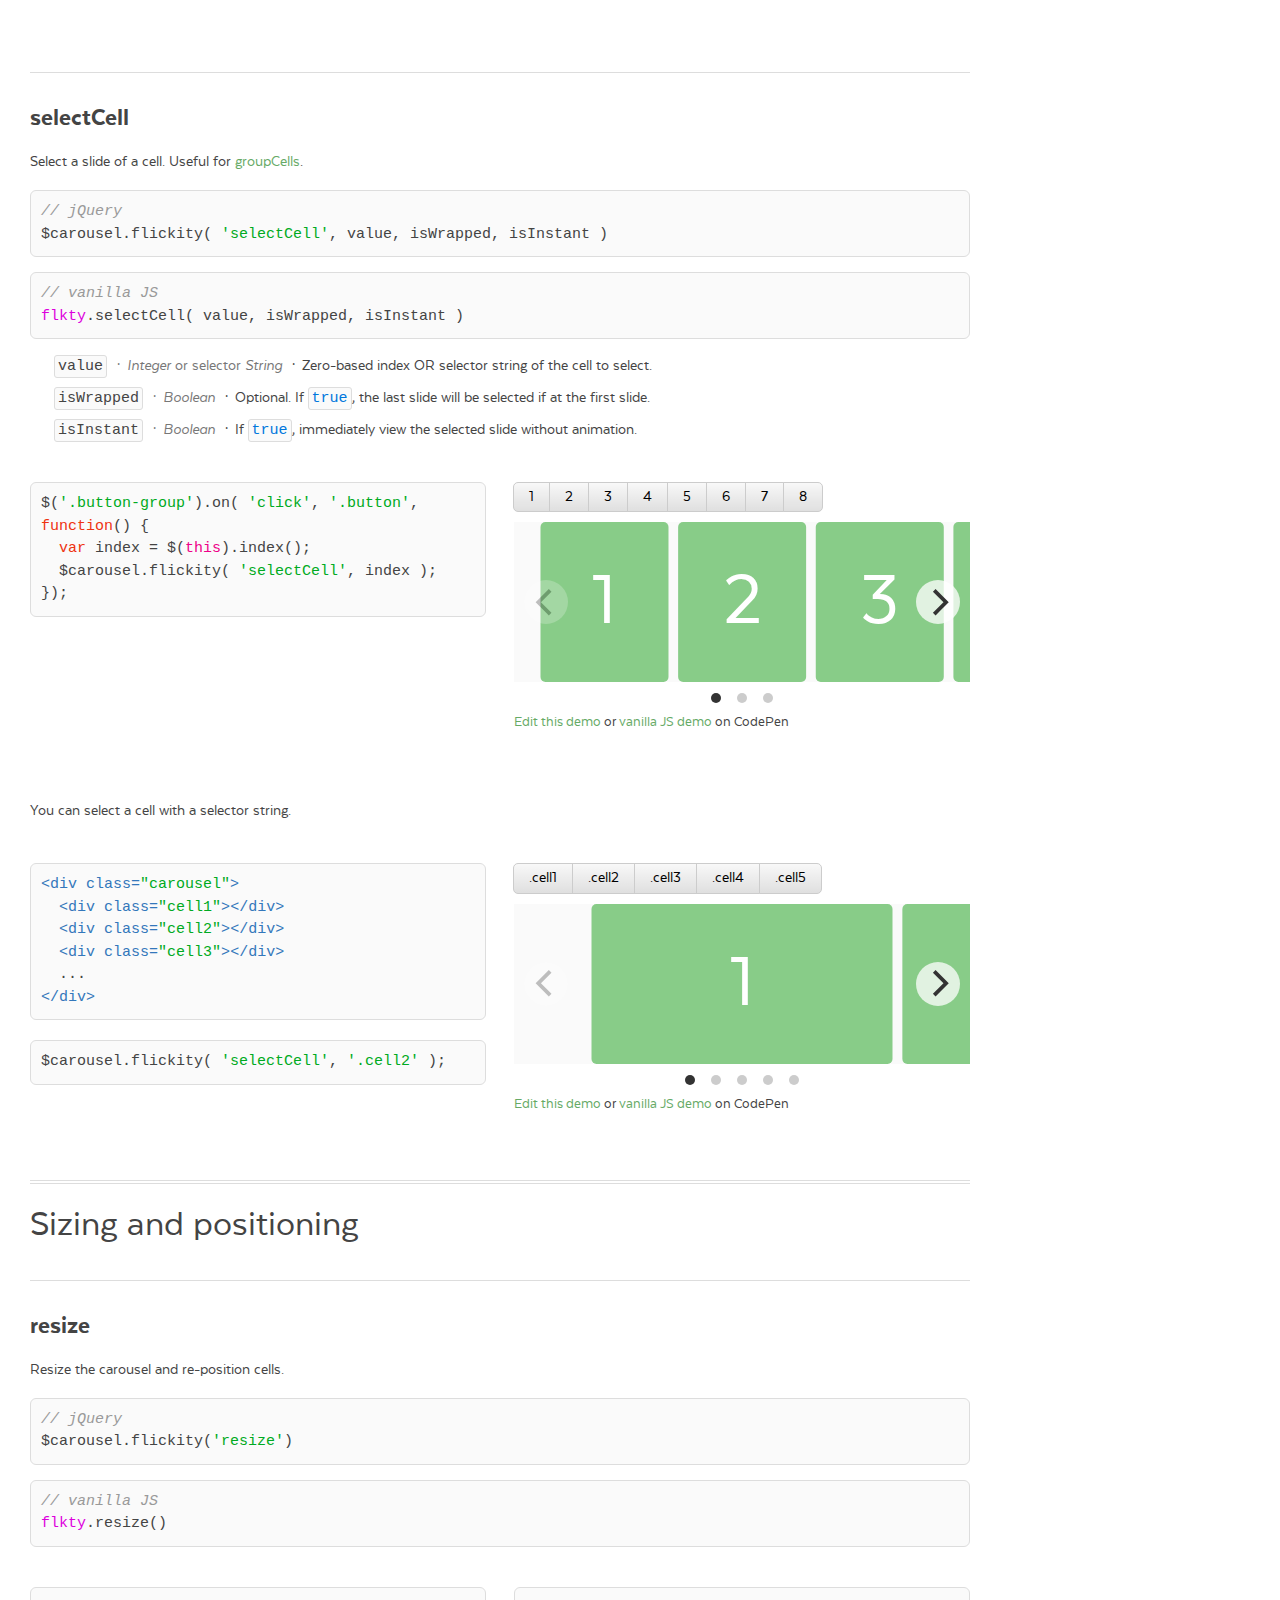
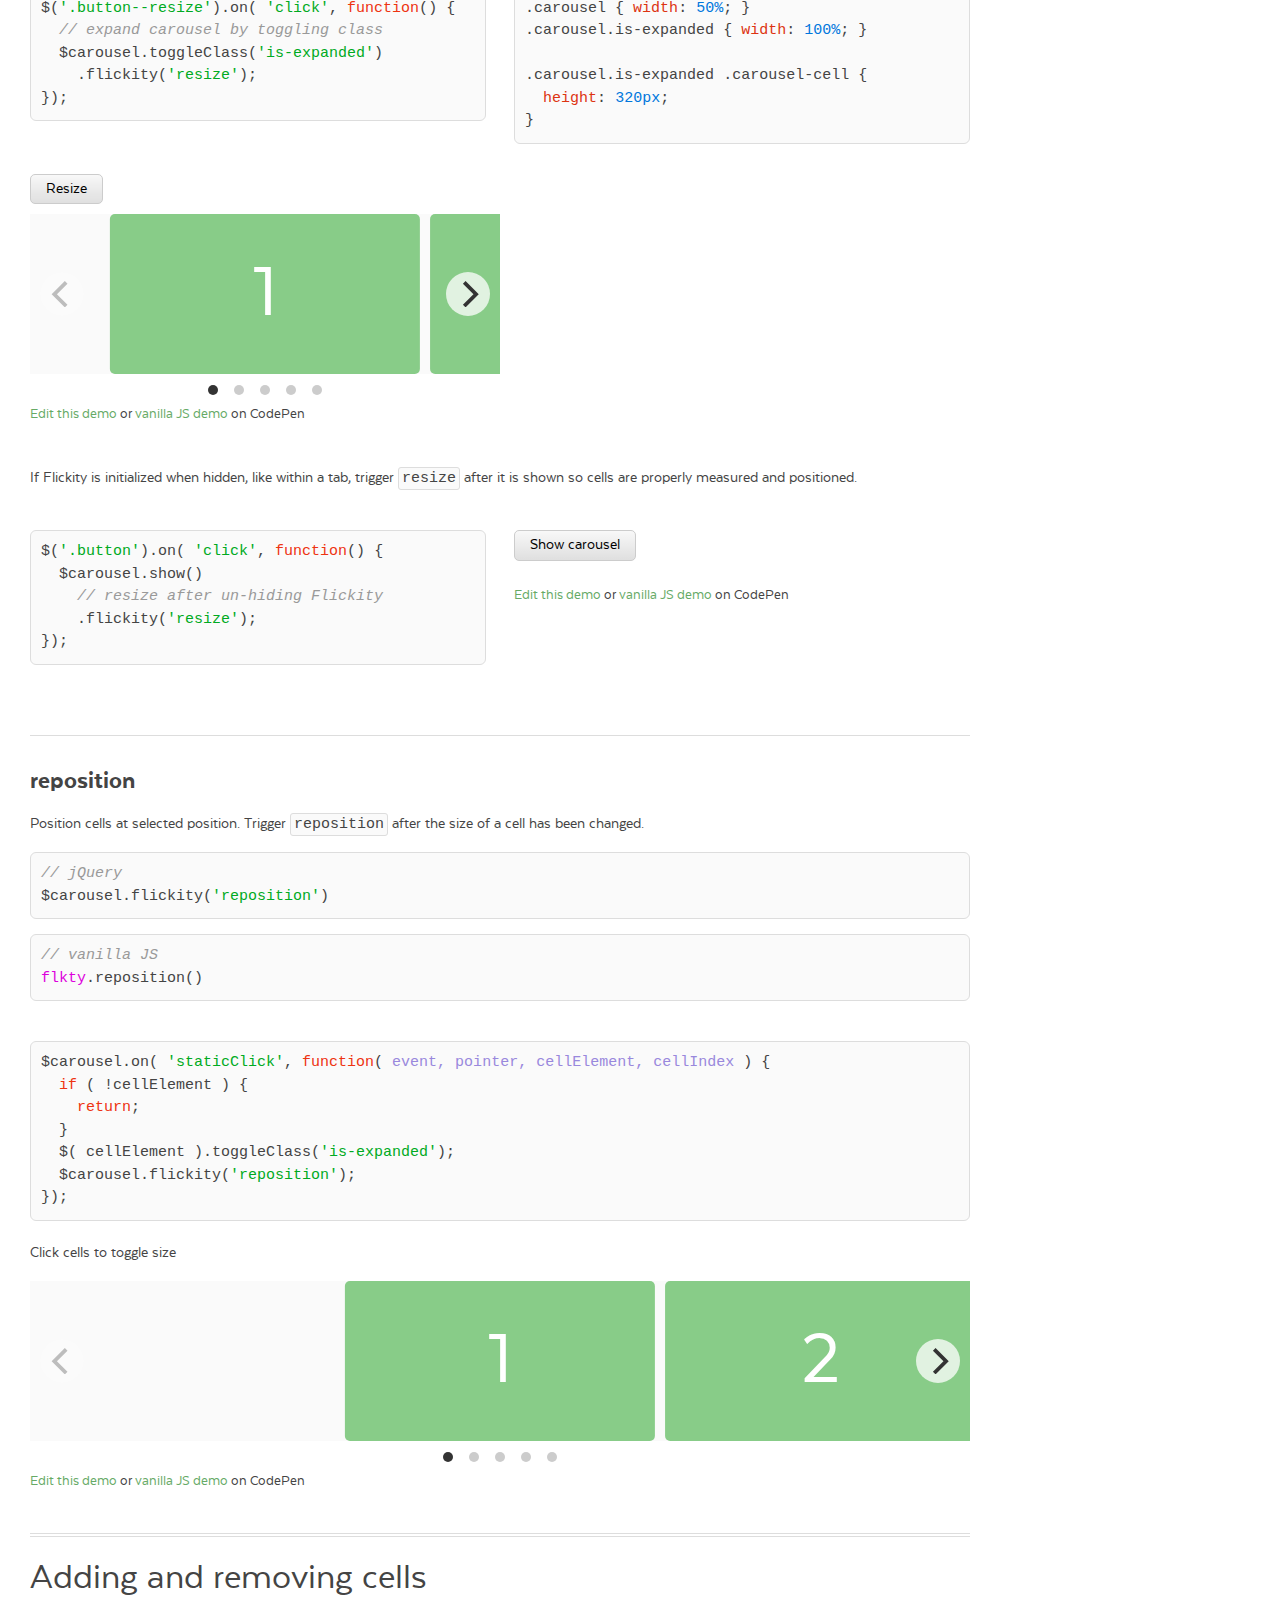
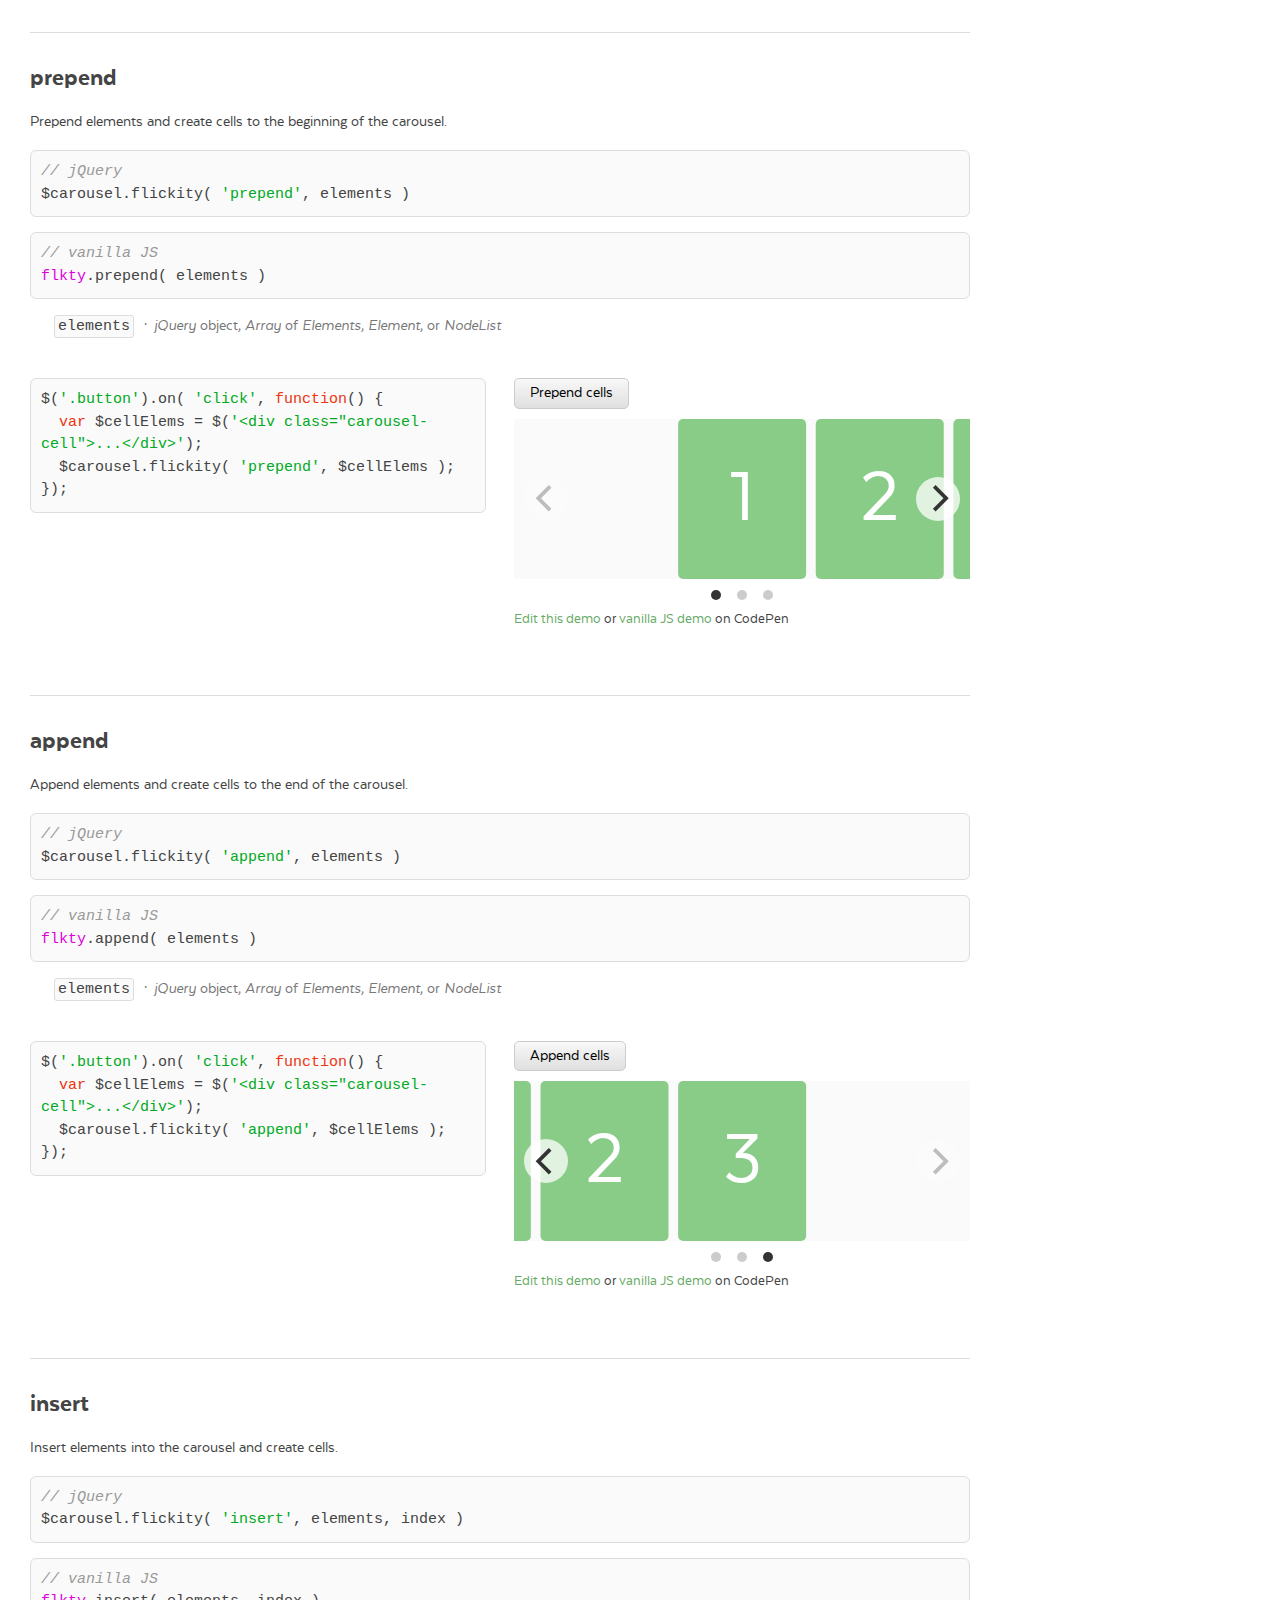
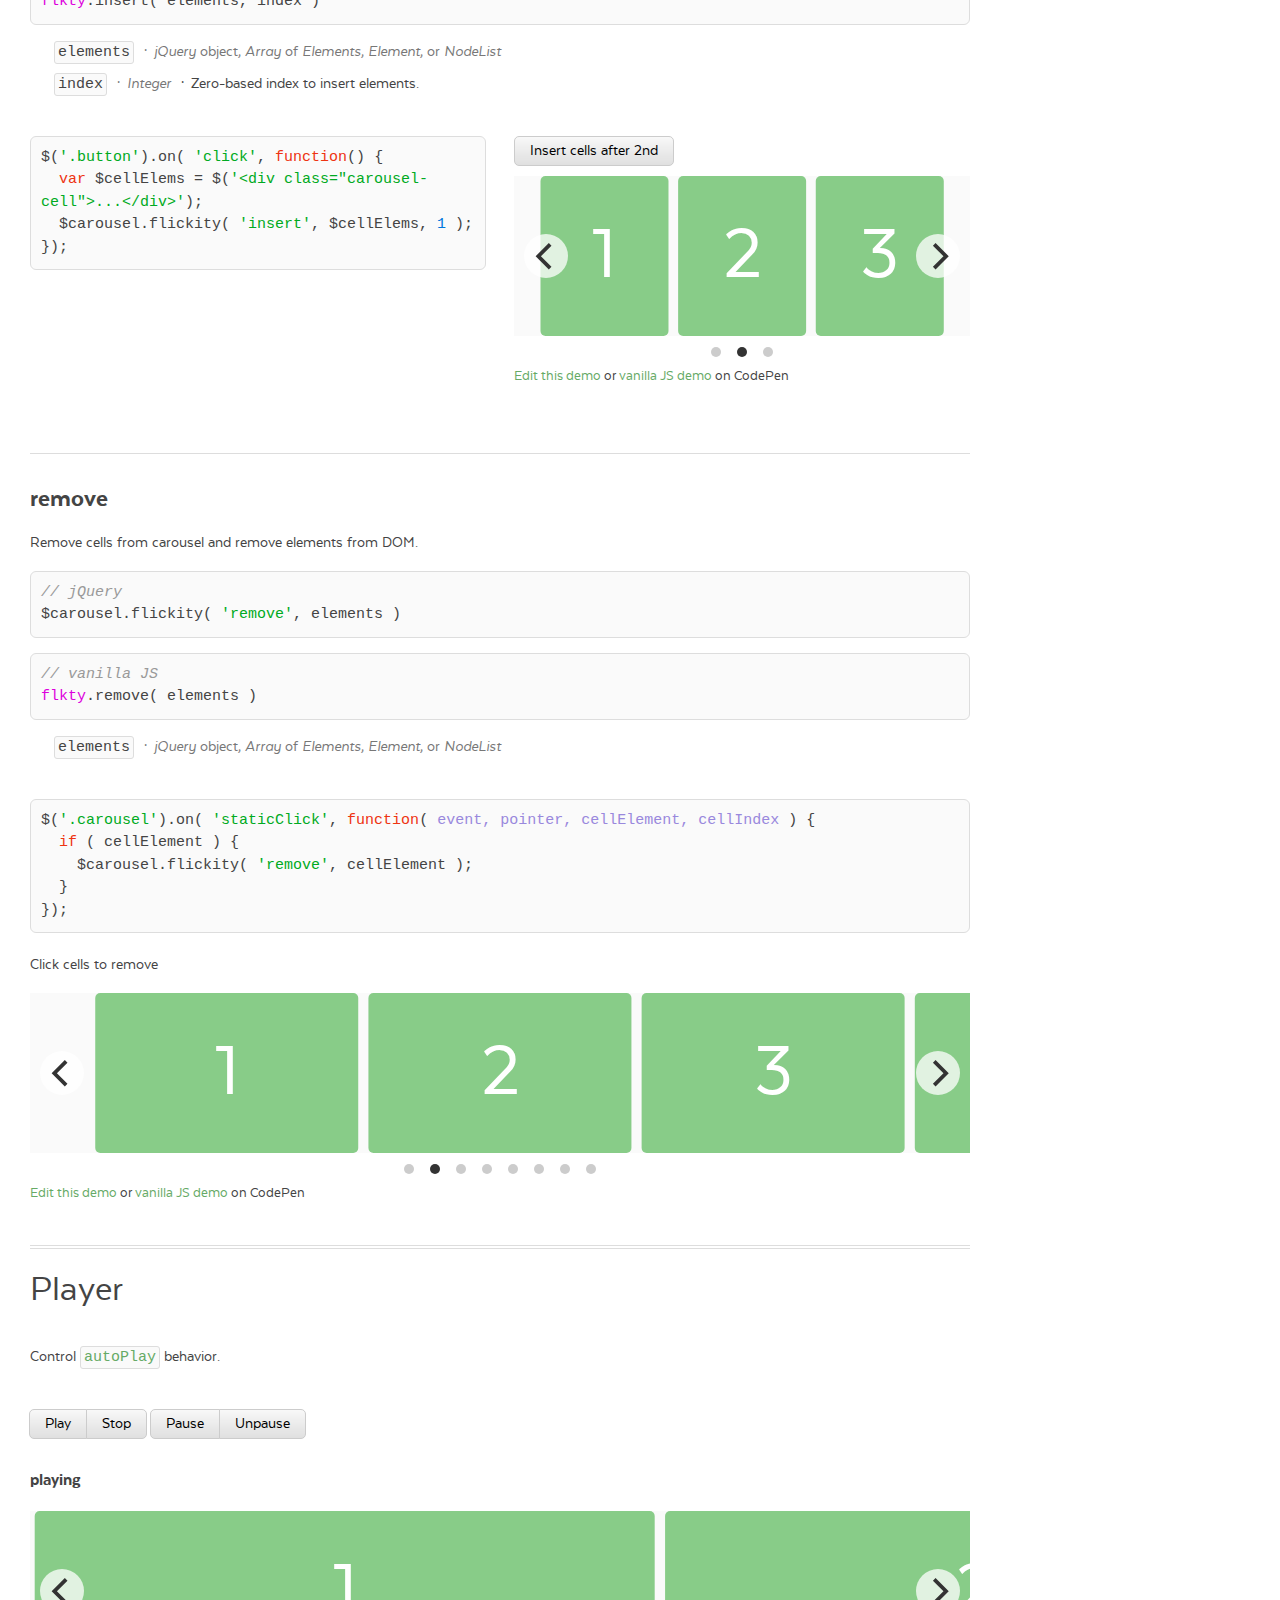
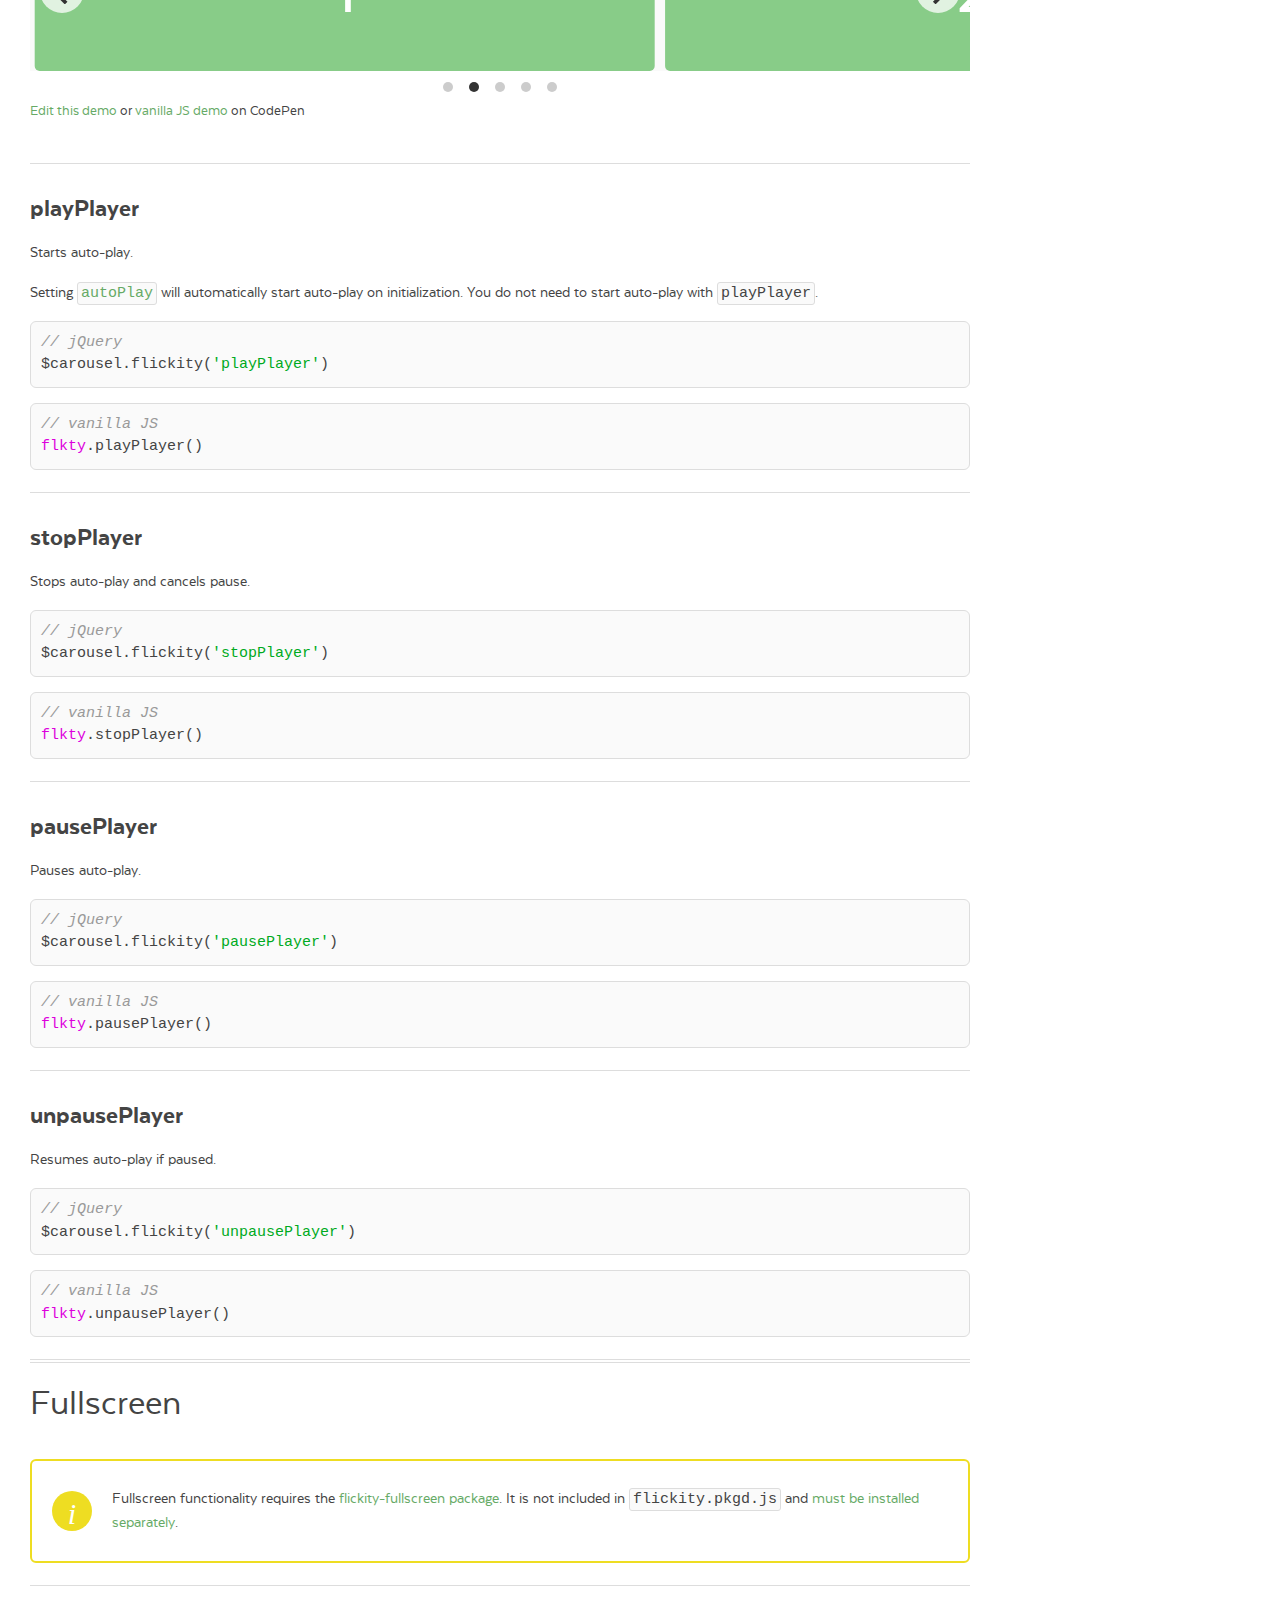
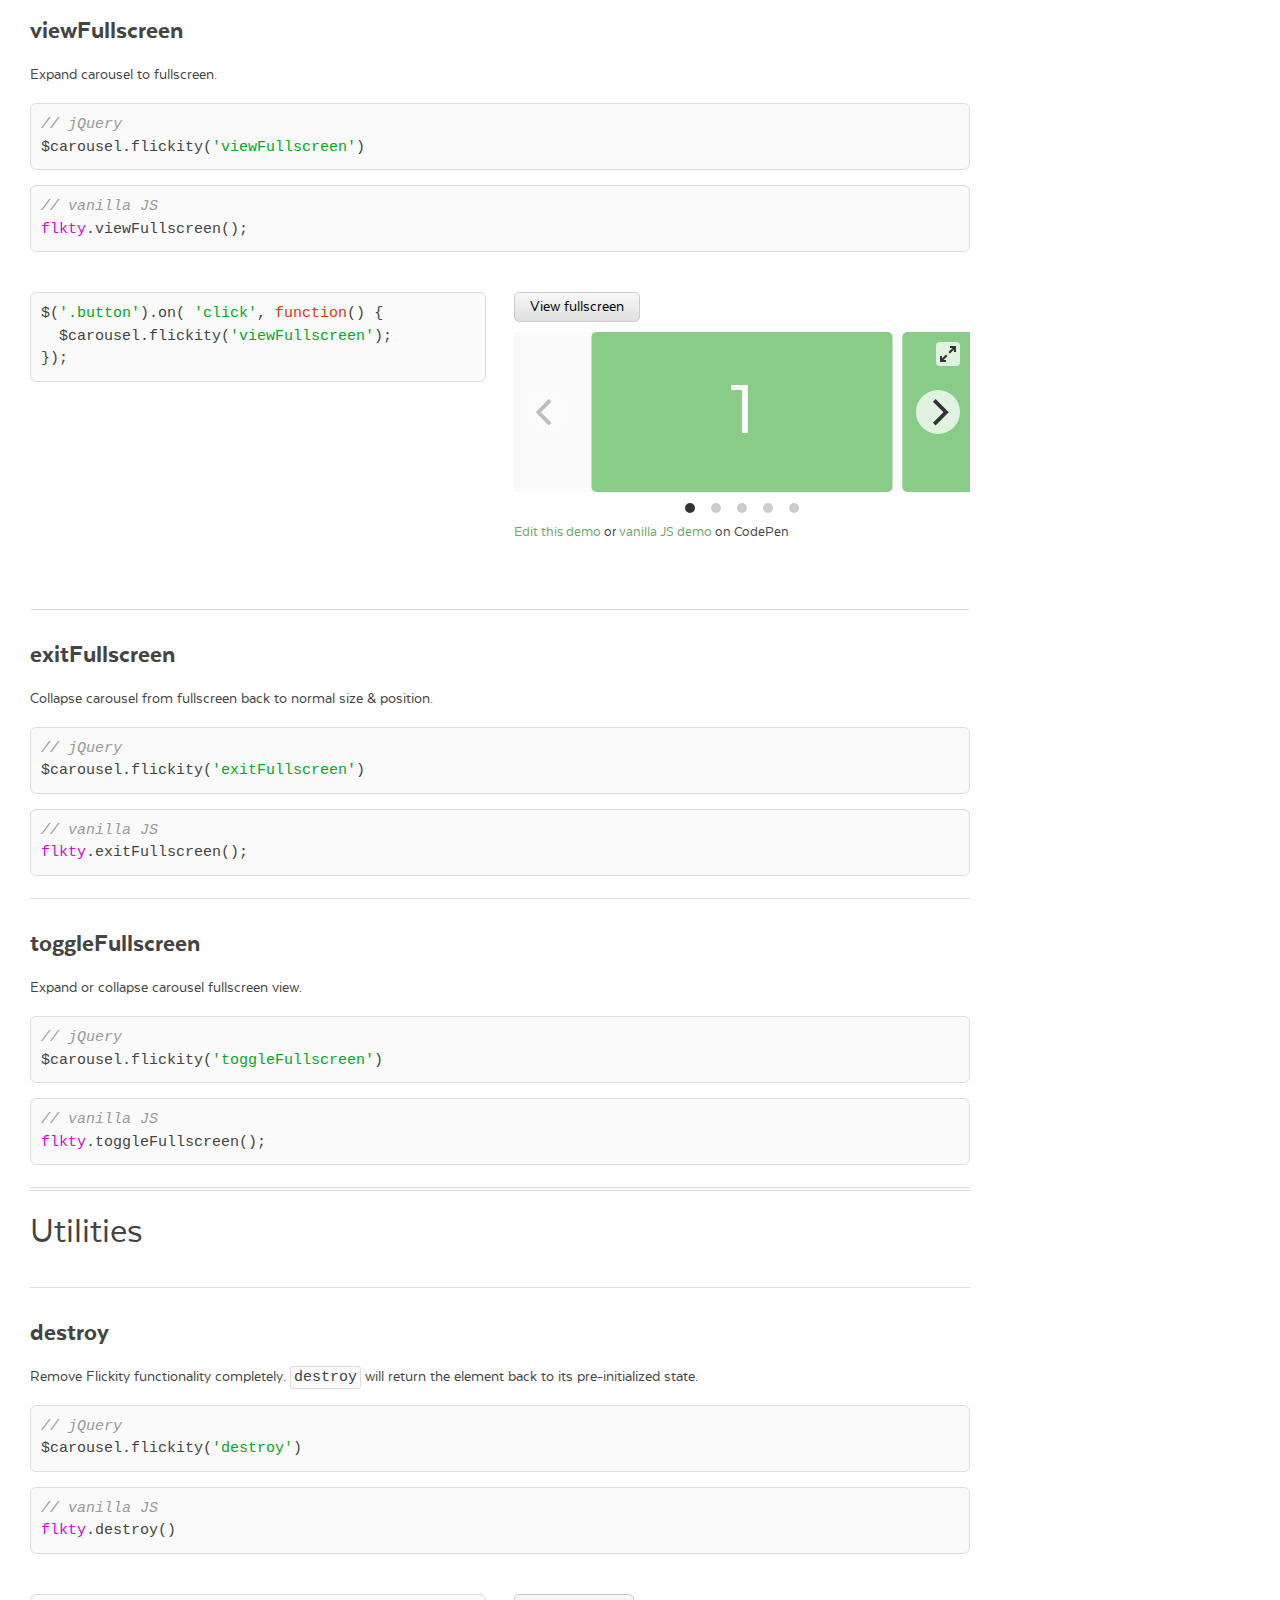
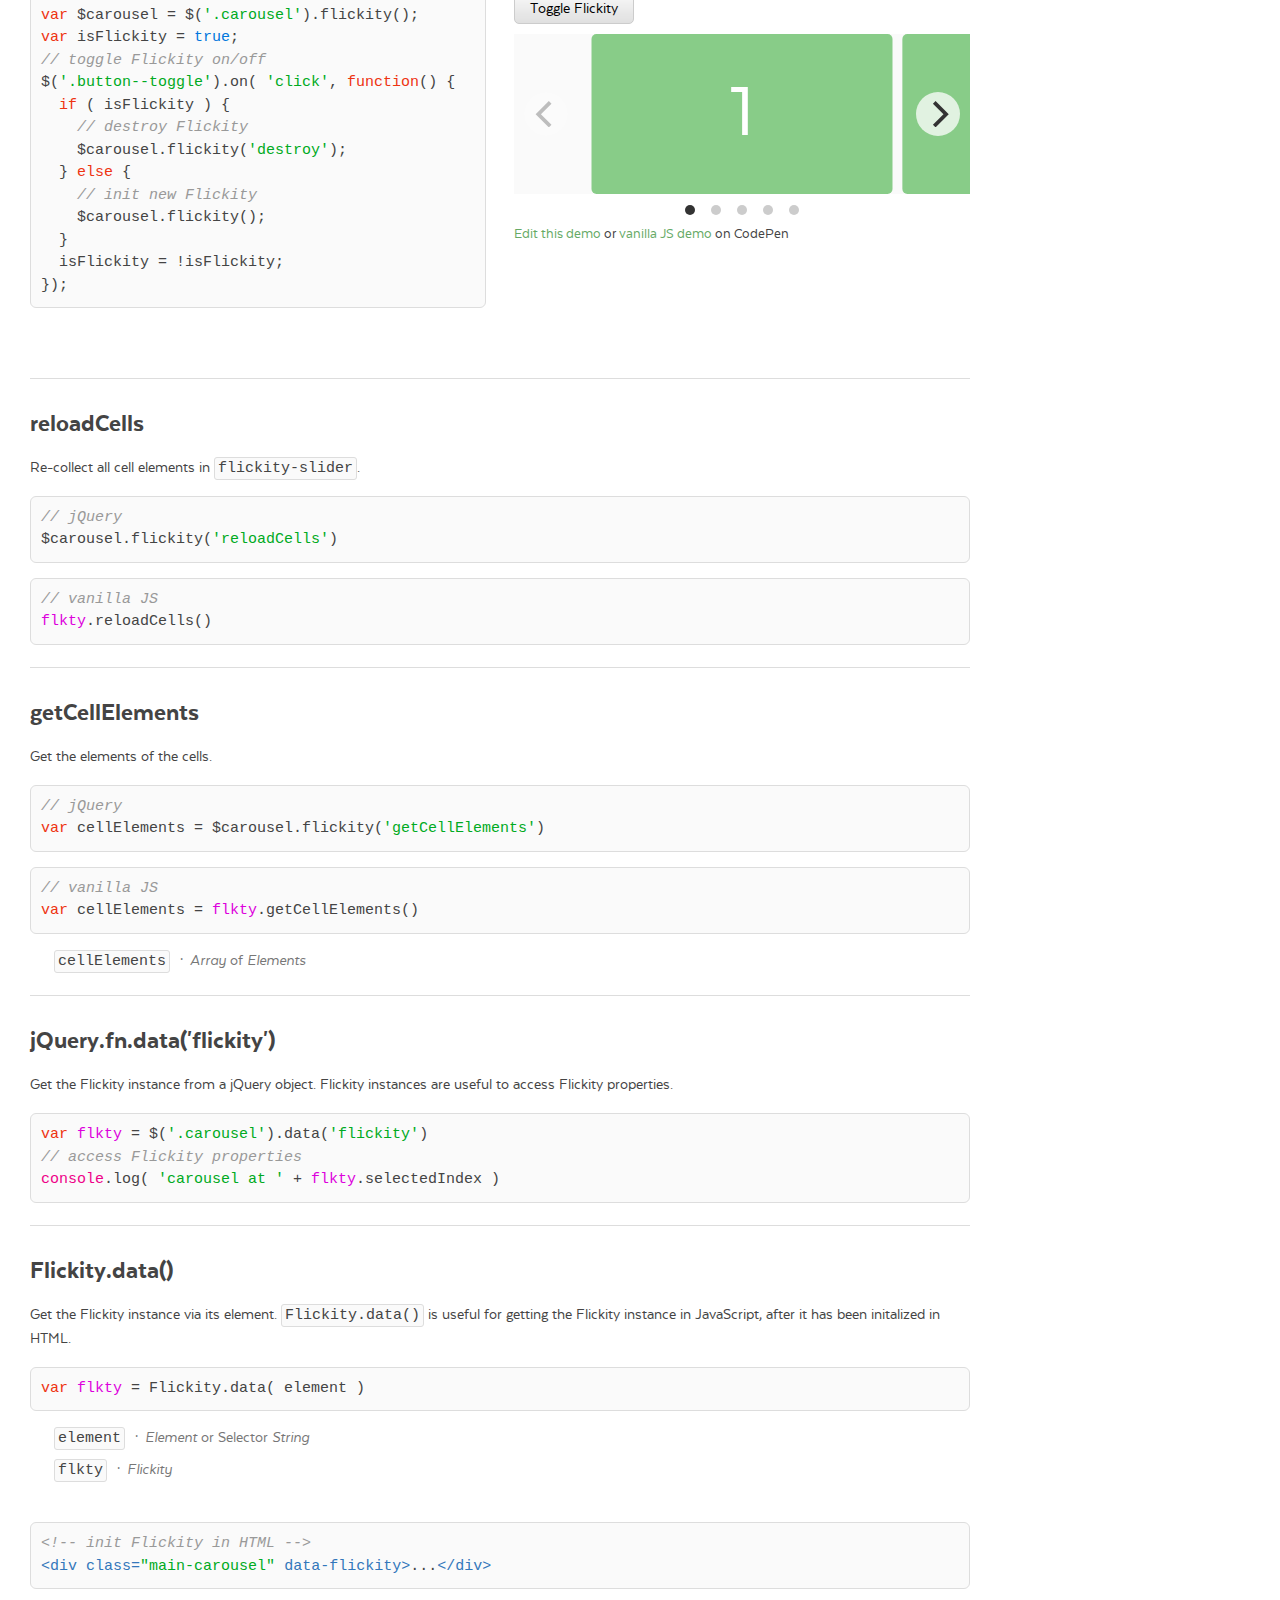
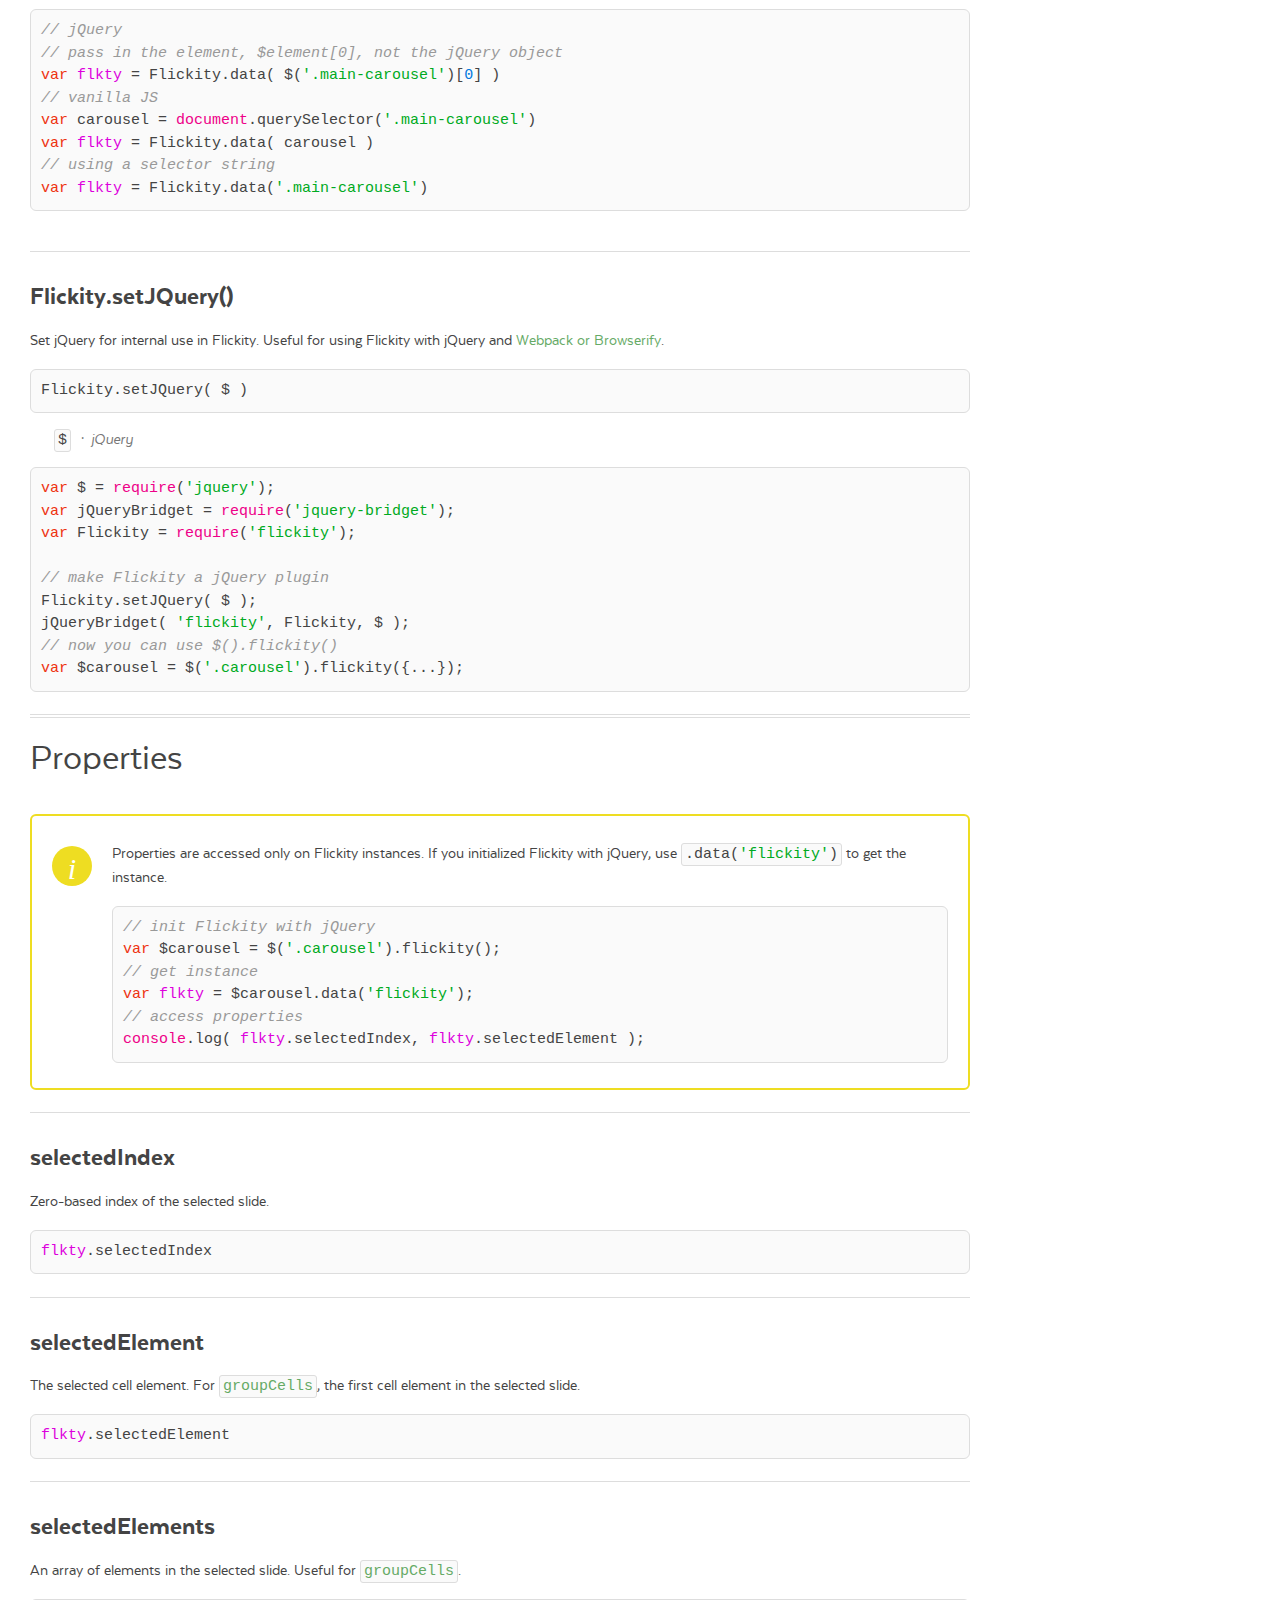
<file: docs/api.html>
<!DOCTYPE html><html lang="en" class="export"><head>
  <meta charset="utf-8">
  <meta name="description" content="Touch, responsive, flickable carousels">
  <meta name="viewport" content="width=device-width">

  <title>Flickity v2 · API</title>

    <link rel="stylesheet" href="css/flickity-docs.css?6" media="screen">

  <meta name="twitter:card" content="summary">
  <meta name="twitter:site" content="@metafizzyco">
  <meta name="twitter:url" content="https://flickity.metafizzy.co/api.html">
  <meta name="twitter:title" content="Flickity API">
  <meta name="twitter:description" content="Touch, responsive, flickable carousels">

</head>
<body class="page--api">


<nav class="site-nav">
  <div class="container">
    <ul class="site-nav__list">
      <li class="site-nav__item site-nav__item--homepage"><a href=".">Flickity v2</a></li>
      <li class="site-nav__item site-nav__item--style"><a href="style.html">Style</a></li>
      <li class="site-nav__item site-nav__item--options"><a href="options.html">Options</a></li>
      <li class="site-nav__item site-nav__item--api"><a href="api.html">API</a></li>
      <li class="site-nav__item site-nav__item--events"><a href="events.html">Events</a></li>
      <li class="site-nav__item site-nav__item--extras"><a href="extras.html">Extras</a></li>
      <li class="site-nav__item site-nav__item--license"><a href="license.html">License</a></li>
    </ul>
  </div>
</nav>


<div class="main">
  <div class="container">
      <h1 class="page-title">API</h1>


    <ul class="page-nav" data-js="page-nav">
<li class="page-nav__item page-nav__item--h2">
        <a href="#methods">Methods</a>
      </li><li class="page-nav__item page-nav__item--h2">
        <a href="#selecting-slides">Selecting slides</a>
      </li><li class="page-nav__item page-nav__item--h3">
        <a href="#select">select</a>
      </li><li class="page-nav__item page-nav__item--h3">
        <a href="#previous">previous</a>
      </li><li class="page-nav__item page-nav__item--h3">
        <a href="#next">next</a>
      </li><li class="page-nav__item page-nav__item--h3">
        <a href="#selectcell">selectCell</a>
      </li><li class="page-nav__item page-nav__item--h2">
        <a href="#sizing-and-positioning">Sizing and positioning</a>
      </li><li class="page-nav__item page-nav__item--h3">
        <a href="#resize">resize</a>
      </li><li class="page-nav__item page-nav__item--h3">
        <a href="#reposition">reposition</a>
      </li><li class="page-nav__item page-nav__item--h2">
        <a href="#adding-and-removing-cells">Adding and removing cells</a>
      </li><li class="page-nav__item page-nav__item--h3">
        <a href="#prepend">prepend</a>
      </li><li class="page-nav__item page-nav__item--h3">
        <a href="#append">append</a>
      </li><li class="page-nav__item page-nav__item--h3">
        <a href="#insert">insert</a>
      </li><li class="page-nav__item page-nav__item--h3">
        <a href="#remove">remove</a>
      </li><li class="page-nav__item page-nav__item--h2">
        <a href="#player">Player</a>
      </li><li class="page-nav__item page-nav__item--h3">
        <a href="#playplayer">playPlayer</a>
      </li><li class="page-nav__item page-nav__item--h3">
        <a href="#stopplayer">stopPlayer</a>
      </li><li class="page-nav__item page-nav__item--h3">
        <a href="#pauseplayer">pausePlayer</a>
      </li><li class="page-nav__item page-nav__item--h3">
        <a href="#unpauseplayer">unpausePlayer</a>
      </li><li class="page-nav__item page-nav__item--h2">
        <a href="#fullscreen">Fullscreen</a>
      </li><li class="page-nav__item page-nav__item--h3">
        <a href="#viewfullscreen">viewFullscreen</a>
      </li><li class="page-nav__item page-nav__item--h3">
        <a href="#exitfullscreen">exitFullscreen</a>
      </li><li class="page-nav__item page-nav__item--h3">
        <a href="#togglefullscreen">toggleFullscreen</a>
      </li><li class="page-nav__item page-nav__item--h2">
        <a href="#utilities">Utilities</a>
      </li><li class="page-nav__item page-nav__item--h3">
        <a href="#destroy">destroy</a>
      </li><li class="page-nav__item page-nav__item--h3">
        <a href="#reloadcells">reloadCells</a>
      </li><li class="page-nav__item page-nav__item--h3">
        <a href="#getcellelements">getCellElements</a>
      </li><li class="page-nav__item page-nav__item--h3">
        <a href="#jquery-fn-data-flickity">jQuery.fn.data('flickity')</a>
      </li><li class="page-nav__item page-nav__item--h3">
        <a href="#flickity-data">Flickity.data()</a>
      </li><li class="page-nav__item page-nav__item--h3">
        <a href="#flickity-setjquery">Flickity.setJQuery()</a>
      </li><li class="page-nav__item page-nav__item--h2">
        <a href="#properties">Properties</a>
      </li><li class="page-nav__item page-nav__item--h3">
        <a href="#selectedindex">selectedIndex</a>
      </li><li class="page-nav__item page-nav__item--h3">
        <a href="#selectedelement">selectedElement</a>
      </li><li class="page-nav__item page-nav__item--h3">
        <a href="#selectedelements">selectedElements</a>
      </li><li class="page-nav__item page-nav__item--h3">
        <a href="#cells">cells</a>
      </li><li class="page-nav__item page-nav__item--h3">
        <a href="#slides">slides</a>
      </li></ul>


<h2 id="methods">Methods</h2>

<p>Methods are actions done by Flickity instances.</p>

<p>With jQuery, methods follow the jQuery UI pattern
  <code>$carousel.flickity( <span class="string">'methodName'</span> <span class="comment">/*, arguments */</span> )</code>.</p>
<pre><code class=" js
"><span class="keyword">var</span> $carousel = $(<span class="string">'.carousel'</span>).flickity()
  .flickity(<span class="string">'next'</span>)
  .flickity( <span class="string">'select'</span>, <span class="number">4</span> );
</code></pre>

<div class="call-out">
  <p>jQuery chaining is broken by methods that return values like <a href="#getcellelements"><code>getCellElements</code></a>.</p>
</div>

<p>Vanilla JavaScript methods look like
  <code>flickity.methodName( <span class="comment">/* arguments */</span> )</code>. Unlike jQuery methods, they cannot be chained together.</p>
<pre><code class=" js
"><span class="comment">// vanilla JS</span>
<span class="keyword">var</span> <span class="flickity_var">flkty</span> = <span class="keyword">new</span> <span class="flickity_keyword">Flickity</span>(<span class="string">'.carousel'</span>);
<span class="flickity_var">flkty</span>.next();
<span class="flickity_var">flkty</span>.select( <span class="number">3</span> );
</code></pre>

<h2 id="selecting-slides">Selecting slides</h2>

<h3 id="select">select</h3>

<p>Select a slide.</p>
<pre><code class=" js
"><span class="comment">// jQuery</span>
$carousel.flickity( <span class="string">'select'</span>, index, isWrapped, isInstant )
</code></pre><pre><code class=" js
"><span class="comment">// vanilla JS</span>
<span class="flickity_var">flkty</span>.select( index, isWrapped, isInstant )
</code></pre>

<p class="argument">
  <code class="argument__code">index</code>
  <span class="argument__type"><i>Integer</i></span>
  <span class="argument__description">Zero-based index of the slide to select.</span>
</p>
<p class="argument">
  <code class="argument__code">isWrapped</code>
  <span class="argument__type"><i>Boolean</i></span>
  <span class="argument__description">Optional. If <code><span class="literal">true</span></code>, the last slide will be selected if at the first slide.</span>
</p>
<p class="argument">
  <code class="argument__code">isInstant</code>
  <span class="argument__type"><i>Boolean</i></span>
  <span class="argument__description">If <code><span class="literal">true</span></code>, immediately view the selected slide without animation.</span>
</p>

<div class="example duo">
  <div class="example__code duo__cell"><pre><code class=" js
">$(<span class="string">'.button-group'</span>).on( <span class="string">'click'</span>, <span class="string">'.button'</span>, <span class="function"><span class="keyword">function</span>(<span class="params"></span>) </span>{
  <span class="keyword">var</span> index = $(<span class="built_in">this</span>).index();
  $carousel.flickity( <span class="string">'select'</span>, index );
});
</code></pre>
  </div>
  <div class="example__demo duo__cell" data-js="select">
    <div class="button-row button-group">
      <button class="button">1</button>
      <button class="button">2</button>
      <button class="button">3</button>
      <button class="button">4</button>
      <button class="button">5</button>
    </div>
    <div class="carousel">
      <div class="carousel-cell"></div>
      <div class="carousel-cell"></div>
      <div class="carousel-cell"></div>
      <div class="carousel-cell"></div>
      <div class="carousel-cell"></div>
    </div>
    <p class="edit-demo">
        <a href="https://codepen.io/desandro/pen/yyvYeN">Edit this demo</a>
        or <a href="https://codepen.io/desandro/pen/ByYoKM">vanilla JS demo</a> on CodePen
    </p>
  </div>
</div>

<div class="example duo">
  <div class="example__code duo__cell"><pre><code class=" js
"><span class="comment">// select cell instantly, without animation</span>
$(<span class="string">'.button-group'</span>).on( <span class="string">'click'</span>, <span class="string">'.button'</span>, <span class="function"><span class="keyword">function</span>(<span class="params"></span>) </span>{
  <span class="keyword">var</span> index = $(<span class="built_in">this</span>).index();
  $carousel.flickity( <span class="string">'select'</span>, index, <span class="literal">false</span>, <span class="literal">true</span> );
});
</code></pre>
  </div>
  <div class="example__demo duo__cell" data-js="select-instant">
    <div class="button-row button-group">
      <button class="button">1</button>
      <button class="button">2</button>
      <button class="button">3</button>
      <button class="button">4</button>
      <button class="button">5</button>
    </div>
    <div class="carousel">
      <div class="carousel-cell"></div>
      <div class="carousel-cell"></div>
      <div class="carousel-cell"></div>
      <div class="carousel-cell"></div>
      <div class="carousel-cell"></div>
    </div>
    <p class="edit-demo">
        <a href="https://codepen.io/desandro/pen/pggQeL">Edit this demo</a>
        or <a href="https://codepen.io/desandro/pen/OMMamp">vanilla JS demo</a> on CodePen
    </p>
  </div>
</div>


<h3 id="previous">previous</h3>

<p>Select the previous slide.</p>
<pre><code class=" js
"><span class="comment">// jQuery</span>
$carousel.flickity( <span class="string">'previous'</span>, isWrapped, isInstant )
</code></pre><pre><code class=" js
"><span class="comment">// vanilla JS</span>
<span class="flickity_var">flkty</span>.previous( isWrapped, isInstant )
</code></pre>

<p class="argument">
  <code class="argument__code">isWrapped</code>
  <span class="argument__type"><i>Boolean</i></span>
  <span class="argument__description">Optional. If <code><span class="literal">true</span></code>, the last slide will be selected if at the first slide.</span>
</p>
<p class="argument">
  <code class="argument__code">isInstant</code>
  <span class="argument__type"><i>Boolean</i></span>
  <span class="argument__description">If <code><span class="literal">true</span></code>, immediately view the selected slide without animation.</span>
</p>

<div class="example duo">
  <div class="example__code duo__cell"><pre><code class=" js
"><span class="comment">// previous</span>
$(<span class="string">'.button--previous'</span>).on( <span class="string">'click'</span>, <span class="function"><span class="keyword">function</span>(<span class="params"></span>) </span>{
  $carousel.flickity(<span class="string">'previous'</span>);
});
<span class="comment">// previous wrapped</span>
$(<span class="string">'.button--previous-wrapped'</span>).on( <span class="string">'click'</span>, <span class="function"><span class="keyword">function</span>(<span class="params"></span>) </span>{
  $carousel.flickity( <span class="string">'previous'</span>, <span class="literal">true</span> );
});
</code></pre>
  </div>
  <div class="example__demo duo__cell" data-js="previous">
    <div class="button-row">
      <button class="button button--previous">Previous</button>
      <button class="button button--previous-wrapped">Previous wrapped</button>
    </div>
    <div class="carousel">
      <div class="carousel-cell"></div>
      <div class="carousel-cell"></div>
      <div class="carousel-cell"></div>
      <div class="carousel-cell"></div>
      <div class="carousel-cell"></div>
    </div>
    <p class="edit-demo">
        <a href="https://codepen.io/desandro/pen/emVpdz">Edit this demo</a>
        or <a href="https://codepen.io/desandro/pen/PwQPGX">vanilla JS demo</a> on CodePen
    </p>
  </div>
</div>


<h3 id="next">next</h3>

<p>Select the next slide.</p>
<pre><code class=" js
"><span class="comment">// jQuery</span>
$carousel.flickity( <span class="string">'next'</span>, isWrapped, isInstant )
</code></pre><pre><code class=" js
"><span class="comment">// vanilla JS</span>
<span class="flickity_var">flkty</span>.next( isWrapped, isInstant )
</code></pre>

<p class="argument">
  <code class="argument__code">isWrapped</code>
  <span class="argument__type"><i>Boolean</i></span>
  <span class="argument__description">Optional. If <code><span class="literal">true</span></code>, the first slide will be selected if at the last slide.</span>
</p>
<p class="argument">
  <code class="argument__code">isInstant</code>
  <span class="argument__type"><i>Boolean</i></span>
  <span class="argument__description">If <code><span class="literal">true</span></code>, immediately view the selected slide without animation.</span>
</p>

<div class="example duo">
  <div class="example__code duo__cell"><pre><code class=" js
"><span class="comment">// next</span>
$(<span class="string">'.button--next'</span>).on( <span class="string">'click'</span>, <span class="function"><span class="keyword">function</span>(<span class="params"></span>) </span>{
  $carousel.flickity(<span class="string">'next'</span>);
});
<span class="comment">// next wrapped</span>
$(<span class="string">'.button--next-wrapped'</span>).on( <span class="string">'click'</span>, <span class="function"><span class="keyword">function</span>(<span class="params"></span>) </span>{
  $carousel.flickity( <span class="string">'next'</span>, <span class="literal">true</span> );
});
</code></pre>
  </div>
  <div class="example__demo duo__cell" data-js="next">
    <div class="button-row">
      <button class="button button--next">Next</button>
      <button class="button button--next-wrapped">Next wrapped</button>
    </div>
    <div class="carousel">
      <div class="carousel-cell"></div>
      <div class="carousel-cell"></div>
      <div class="carousel-cell"></div>
      <div class="carousel-cell"></div>
      <div class="carousel-cell"></div>
    </div>
    <p class="edit-demo">
        <a href="https://codepen.io/desandro/pen/JopYby">Edit this demo</a>
        or <a href="https://codepen.io/desandro/pen/gbvaLQ">vanilla JS demo</a> on CodePen
    </p>
  </div>
</div>


<h3 id="selectcell">selectCell</h3>

<p>Select a slide of a cell. Useful for <a href="options.html#groupcells">groupCells</a>.</p>
<pre><code class=" js
"><span class="comment">// jQuery</span>
$carousel.flickity( <span class="string">'selectCell'</span>, value, isWrapped, isInstant )
</code></pre><pre><code class=" js
"><span class="comment">// vanilla JS</span>
<span class="flickity_var">flkty</span>.selectCell( value, isWrapped, isInstant )
</code></pre>

<p class="argument">
  <code class="argument__code">value</code>
  <span class="argument__type"><i>Integer</i> or selector <i>String</i></span>
  <span class="argument__description">Zero-based index OR selector string of the cell to select.</span>
</p>
<p class="argument">
  <code class="argument__code">isWrapped</code>
  <span class="argument__type"><i>Boolean</i></span>
  <span class="argument__description">Optional. If <code><span class="literal">true</span></code>, the last slide will be selected if at the first slide.</span>
</p>
<p class="argument">
  <code class="argument__code">isInstant</code>
  <span class="argument__type"><i>Boolean</i></span>
  <span class="argument__description">If <code><span class="literal">true</span></code>, immediately view the selected slide without animation.</span>
</p>

<div class="example duo">
  <div class="example__code duo__cell"><pre><code class=" js
">$(<span class="string">'.button-group'</span>).on( <span class="string">'click'</span>, <span class="string">'.button'</span>, <span class="function"><span class="keyword">function</span>(<span class="params"></span>) </span>{
  <span class="keyword">var</span> index = $(<span class="built_in">this</span>).index();
  $carousel.flickity( <span class="string">'selectCell'</span>, index );
});
</code></pre>
  </div>
  <div class="example__demo duo__cell" data-js="select-cell">
    <div class="button-row button-group">
      <button class="button">1</button>
      <button class="button">2</button>
      <button class="button">3</button>
      <button class="button">4</button>
      <button class="button">5</button>
      <button class="button">6</button>
      <button class="button">7</button>
      <button class="button">8</button>
    </div>
    <div class="carousel carousel--show-several">
      <div class="carousel-cell"></div>
      <div class="carousel-cell"></div>
      <div class="carousel-cell"></div>
      <div class="carousel-cell"></div>
      <div class="carousel-cell"></div>
      <div class="carousel-cell"></div>
      <div class="carousel-cell"></div>
      <div class="carousel-cell"></div>
    </div>
    <p class="edit-demo">
        <a href="https://codepen.io/desandro/pen/KrXgyZ">Edit this demo</a>
        or <a href="https://codepen.io/desandro/pen/vKZXpK">vanilla JS demo</a> on CodePen
    </p>
  </div>
</div>

<p>You can select a cell with a selector string.</p>

<div class="example duo">
  <div class="example__code duo__cell"><pre><code class=" html
"><span class="tag">&lt;<span class="name">div</span> <span class="attr">class</span>=<span class="string">"carousel"</span>&gt;</span>
  <span class="tag">&lt;<span class="name">div</span> <span class="attr">class</span>=<span class="string">"cell1"</span>&gt;</span><span class="tag">&lt;/<span class="name">div</span>&gt;</span>
  <span class="tag">&lt;<span class="name">div</span> <span class="attr">class</span>=<span class="string">"cell2"</span>&gt;</span><span class="tag">&lt;/<span class="name">div</span>&gt;</span>
  <span class="tag">&lt;<span class="name">div</span> <span class="attr">class</span>=<span class="string">"cell3"</span>&gt;</span><span class="tag">&lt;/<span class="name">div</span>&gt;</span>
  ...
<span class="tag">&lt;/<span class="name">div</span>&gt;</span>
</code></pre>
<pre><code class=" js
">$carousel.flickity( <span class="string">'selectCell'</span>, <span class="string">'.cell2'</span> );
</code></pre>
  </div>
  <div class="example__demo duo__cell" data-js="select-cell">
    <div class="button-row button-group">
      <button class="button" data-selector=".cell1">.cell1</button>
      <button class="button" data-selector=".cell2">.cell2</button>
      <button class="button" data-selector=".cell3">.cell3</button>
      <button class="button" data-selector=".cell4">.cell4</button>
      <button class="button" data-selector=".cell5">.cell5</button>
    </div>
    <div class="carousel">
      <div class="carousel-cell cell1"></div>
      <div class="carousel-cell cell2"></div>
      <div class="carousel-cell cell3"></div>
      <div class="carousel-cell cell4"></div>
      <div class="carousel-cell cell5"></div>
    </div>
    <p class="edit-demo">
        <a href="https://codepen.io/desandro/pen/rLGrpQ">Edit this demo</a>
        or <a href="https://codepen.io/desandro/pen/mEBAXR">vanilla JS demo</a> on CodePen
    </p>
  </div>
</div>


<h2 id="sizing-and-positioning">Sizing and positioning</h2>


<h3 id="resize">resize</h3>

<p>Resize the carousel and re-position cells.</p>
<pre><code class=" js
"><span class="comment">// jQuery</span>
$carousel.flickity(<span class="string">'resize'</span>)
</code></pre><pre><code class=" js
"><span class="comment">// vanilla JS</span>
<span class="flickity_var">flkty</span>.resize()
</code></pre>

<div class="example">
  <div class="example__code">
    <div class="duo">
      <div class="duo__cell"><pre><code class=" js
">$(<span class="string">'.button--resize'</span>).on( <span class="string">'click'</span>, <span class="function"><span class="keyword">function</span>(<span class="params"></span>) </span>{
  <span class="comment">// expand carousel by toggling class</span>
  $carousel.toggleClass(<span class="string">'is-expanded'</span>)
    .flickity(<span class="string">'resize'</span>);
});
</code></pre>
      </div>
      <div class="duo__cell"><pre><code class=" css
"><span class="selector-class">.carousel</span> { <span class="attribute">width</span>: <span class="number">50%</span>; }
<span class="selector-class">.carousel</span><span class="selector-class">.is-expanded</span> { <span class="attribute">width</span>: <span class="number">100%</span>; }

<span class="selector-class">.carousel</span><span class="selector-class">.is-expanded</span> <span class="selector-class">.carousel-cell</span> {
  <span class="attribute">height</span>: <span class="number">320px</span>;
}
</code></pre>
      </div>
    </div>

  </div>
  <div class="example__demo" data-js="resize">
    <div class="button-row">
      <button class="button button--resize">Resize</button>
    </div>
    <div class="carousel carousel--resize">
      <div class="carousel-cell"></div>
      <div class="carousel-cell"></div>
      <div class="carousel-cell"></div>
      <div class="carousel-cell"></div>
      <div class="carousel-cell"></div>
    </div>
    <p class="edit-demo">
        <a href="https://codepen.io/desandro/pen/XJZmMp">Edit this demo</a>
        or <a href="https://codepen.io/desandro/pen/NPyGjQ">vanilla JS demo</a> on CodePen
    </p>
  </div>
</div>

<p>If Flickity is initialized when hidden, like within a tab, trigger <code>resize</code> after it is shown so cells are properly measured and positioned.</p>

<div class="duo example">
  <div class="duo__cell example__code"><pre><code class=" js
">$(<span class="string">'.button'</span>).on( <span class="string">'click'</span>, <span class="function"><span class="keyword">function</span>(<span class="params"></span>) </span>{
  $carousel.show()
    <span class="comment">// resize after un-hiding Flickity</span>
    .flickity(<span class="string">'resize'</span>);
});
</code></pre>
  </div>
  <div class="duo__cell example__demo" data-js="resize-show">
    <div class="button-row">
      <button class="button">Show carousel</button>
    </div>
    <div class="carousel" style="display: none;">
      <div class="carousel-cell"></div>
      <div class="carousel-cell"></div>
      <div class="carousel-cell"></div>
      <div class="carousel-cell"></div>
      <div class="carousel-cell"></div>
    </div>
    <p class="edit-demo">
        <a href="https://codepen.io/desandro/pen/eNvdoo">Edit this demo</a>
        or <a href="https://codepen.io/desandro/pen/gpmLYG">vanilla JS demo</a> on CodePen
    </p>
  </div>
</div>


<h3 id="reposition">reposition</h3>

<p>Position cells at selected position. Trigger <code>reposition</code> after the size of a cell has been changed.</p>
<pre><code class=" js
"><span class="comment">// jQuery</span>
$carousel.flickity(<span class="string">'reposition'</span>)
</code></pre><pre><code class=" js
"><span class="comment">// vanilla JS</span>
<span class="flickity_var">flkty</span>.reposition()
</code></pre>

<div class="example">
  <div class="example__code"><pre><code class=" js
">$carousel.on( <span class="string">'staticClick'</span>, <span class="function"><span class="keyword">function</span>(<span class="params"> event, pointer, cellElement, cellIndex </span>) </span>{
  <span class="keyword">if</span> ( !cellElement ) {
    <span class="keyword">return</span>;
  }
  $( cellElement ).toggleClass(<span class="string">'is-expanded'</span>);
  $carousel.flickity(<span class="string">'reposition'</span>);
});
</code></pre>
  </div>
  <div class="example__demo" data-js="reposition">
    <p class="example__demo__instruction">Click cells to toggle size</p>
    <div class="carousel carousel--reposition">
      <div class="carousel-cell"></div>
      <div class="carousel-cell"></div>
      <div class="carousel-cell"></div>
      <div class="carousel-cell"></div>
      <div class="carousel-cell"></div>
    </div>
    <p class="edit-demo">
        <a href="https://codepen.io/desandro/pen/zxRvdw">Edit this demo</a>
        or <a href="https://codepen.io/desandro/pen/vEdgOR">vanilla JS demo</a> on CodePen
    </p>
  </div>
</div>



<h2 id="adding-and-removing-cells">Adding and removing cells</h2>

<h3 id="prepend">prepend</h3>

<p>Prepend elements and create cells to the beginning of the carousel.</p>
<pre><code class=" js
"><span class="comment">// jQuery</span>
$carousel.flickity( <span class="string">'prepend'</span>, elements )
</code></pre><pre><code class=" js
"><span class="comment">// vanilla JS</span>
<span class="flickity_var">flkty</span>.prepend( elements )
</code></pre>

<p class="argument">
  <code class="argument__code">elements</code>
  <span class="argument__type"><i>jQuery</i> object, <i>Array</i> of <i>Elements</i>, <i>Element</i>, or <i>NodeList</i></span>
</p>

<div class="duo example">
  <div class="duo__cell example__code"><pre><code class=" js
">$(<span class="string">'.button'</span>).on( <span class="string">'click'</span>, <span class="function"><span class="keyword">function</span>(<span class="params"></span>) </span>{
  <span class="keyword">var</span> $cellElems = $(<span class="string">'&lt;div class="carousel-cell"&gt;...&lt;/div&gt;'</span>);
  $carousel.flickity( <span class="string">'prepend'</span>, $cellElems );
});
</code></pre>
  </div>
  <div class="duo__cell example__demo" data-js="prepend">
    <div class="button-row">
      <button class="button">Prepend cells</button>
    </div>
    <div class="carousel carousel--not-counting carousel--show-several">
      <div class="carousel-cell">
        <span class="carousel-cell__number">1</span>
      </div>
      <div class="carousel-cell">
        <span class="carousel-cell__number">2</span>
      </div>
      <div class="carousel-cell">
        <span class="carousel-cell__number">3</span>
      </div>
    </div>
    <p class="edit-demo">
        <a href="https://codepen.io/desandro/pen/XJZpMN">Edit this demo</a>
        or <a href="https://codepen.io/desandro/pen/VYQPWx">vanilla JS demo</a> on CodePen
    </p>
  </div>
</div>


<h3 id="append">append</h3>

<p>Append elements and create cells to the end of the carousel.</p>
<pre><code class=" js
"><span class="comment">// jQuery</span>
$carousel.flickity( <span class="string">'append'</span>, elements )
</code></pre><pre><code class=" js
"><span class="comment">// vanilla JS</span>
<span class="flickity_var">flkty</span>.append( elements )
</code></pre>

<p class="argument">
  <code class="argument__code">elements</code>
  <span class="argument__type"><i>jQuery</i> object, <i>Array</i> of <i>Elements</i>, <i>Element</i>, or <i>NodeList</i></span>
</p>

<div class="duo example">
  <div class="duo__cell example__code"><pre><code class=" js
">$(<span class="string">'.button'</span>).on( <span class="string">'click'</span>, <span class="function"><span class="keyword">function</span>(<span class="params"></span>) </span>{
  <span class="keyword">var</span> $cellElems = $(<span class="string">'&lt;div class="carousel-cell"&gt;...&lt;/div&gt;'</span>);
  $carousel.flickity( <span class="string">'append'</span>, $cellElems );
});
</code></pre>
  </div>
  <div class="duo__cell example__demo" data-js="append">
    <div class="button-row">
      <button class="button">Append cells</button>
    </div>
    <div class="carousel carousel--not-counting carousel--show-several">
      <div class="carousel-cell">
        <span class="carousel-cell__number">1</span>
      </div>
      <div class="carousel-cell">
        <span class="carousel-cell__number">2</span>
      </div>
      <div class="carousel-cell">
        <span class="carousel-cell__number">3</span>
      </div>
    </div>
    <p class="edit-demo">
        <a href="https://codepen.io/desandro/pen/qExRVp">Edit this demo</a>
        or <a href="https://codepen.io/desandro/pen/OPQWOG">vanilla JS demo</a> on CodePen
    </p>
  </div>
</div>


<h3 id="insert">insert</h3>

<p>Insert elements into the carousel and create cells.</p>
<pre><code class=" js
"><span class="comment">// jQuery</span>
$carousel.flickity( <span class="string">'insert'</span>, elements, index )
</code></pre><pre><code class=" js
"><span class="comment">// vanilla JS</span>
<span class="flickity_var">flkty</span>.insert( elements, index )
</code></pre>

<p class="argument">
  <code class="argument__code">elements</code>
  <span class="argument__type"><i>jQuery</i> object, <i>Array</i> of <i>Elements</i>, <i>Element</i>, or <i>NodeList</i></span>
</p>

<p class="argument">
  <code class="argument__code">index</code>
  <span class="argument__type"><i>Integer</i></span>
  <span class="argument__description">Zero-based index to insert elements.</span>
</p>

<div class="duo example">
  <div class="duo__cell example__code"><pre><code class=" js
">$(<span class="string">'.button'</span>).on( <span class="string">'click'</span>, <span class="function"><span class="keyword">function</span>(<span class="params"></span>) </span>{
  <span class="keyword">var</span> $cellElems = $(<span class="string">'&lt;div class="carousel-cell"&gt;...&lt;/div&gt;'</span>);
  $carousel.flickity( <span class="string">'insert'</span>, $cellElems, <span class="number">1</span> );
});
</code></pre>
  </div>
  <div class="duo__cell example__demo" data-js="insert">
    <div class="button-row">
      <button class="button">Insert cells after 2nd</button>
    </div>
    <div class="carousel carousel--not-counting carousel--show-several">
      <div class="carousel-cell">
        <span class="carousel-cell__number">1</span>
      </div>
      <div class="carousel-cell">
        <span class="carousel-cell__number">2</span>
      </div>
      <div class="carousel-cell">
        <span class="carousel-cell__number">3</span>
      </div>
    </div>
    <p class="edit-demo">
        <a href="https://codepen.io/desandro/pen/YPeNYj">Edit this demo</a>
        or <a href="https://codepen.io/desandro/pen/EaQZQv">vanilla JS demo</a> on CodePen
    </p>
  </div>
</div>


<h3 id="remove">remove</h3>

<p>Remove cells from carousel and remove elements from DOM.</p>
<pre><code class=" js
"><span class="comment">// jQuery</span>
$carousel.flickity( <span class="string">'remove'</span>, elements )
</code></pre><pre><code class=" js
"><span class="comment">// vanilla JS</span>
<span class="flickity_var">flkty</span>.remove( elements )
</code></pre>

<p class="argument">
  <code class="argument__code">elements</code>
  <span class="argument__type"><i>jQuery</i> object, <i>Array</i> of <i>Elements</i>, <i>Element</i>, or <i>NodeList</i></span>
</p>

<div class="example">
  <div class="example__code"><pre><code class=" js
">$(<span class="string">'.carousel'</span>).on( <span class="string">'staticClick'</span>, <span class="function"><span class="keyword">function</span>(<span class="params"> event, pointer, cellElement, cellIndex </span>) </span>{
  <span class="keyword">if</span> ( cellElement ) {
    $carousel.flickity( <span class="string">'remove'</span>, cellElement );
  }
});
</code></pre>
  </div>
  <div class="example__demo" data-js="remove">
    <p class="example__demo__instruction">Click cells to remove</p>
    <div class="carousel carousel--not-counting carousel--show-several">
      <div class="carousel-cell">
        <span class="carousel-cell__number">1</span>
      </div>
      <div class="carousel-cell">
        <span class="carousel-cell__number">2</span>
      </div>
      <div class="carousel-cell">
        <span class="carousel-cell__number">3</span>
      </div>
      <div class="carousel-cell">
        <span class="carousel-cell__number">4</span>
      </div>
      <div class="carousel-cell">
        <span class="carousel-cell__number">5</span>
      </div>
      <div class="carousel-cell">
        <span class="carousel-cell__number">6</span>
      </div>
      <div class="carousel-cell">
        <span class="carousel-cell__number">7</span>
      </div>
      <div class="carousel-cell">
        <span class="carousel-cell__number">8</span>
      </div>
    </div>
    <p class="edit-demo">
        <a href="https://codepen.io/desandro/pen/WbMRgv">Edit this demo</a>
        or <a href="https://codepen.io/desandro/pen/gbvgdy">vanilla JS demo</a> on CodePen
    </p>
  </div>
</div>


<h2 id="player">Player</h2>

<p>Control <a href="options.html#autoplay"><code>autoPlay</code></a> behavior.</p>

<div class="example" data-js="player">
  <div class="example__demo">
    <div class="button-row">
      <div class="button-group button-group--inline">
        <button class="button button--play">Play</button>
        <button class="button button--stop">Stop</button>
      </div>
      <div class="button-group button-group--inline">
        <button class="button button--pause">Pause</button>
        <button class="button button--unpause">Unpause</button>
      </div>
    </div>

    <p class="player-status" style="font-weight: bold; font-size: 1.1rem;">Playing</p>

    <div class="carousel">
      <div class="carousel-cell"></div>
      <div class="carousel-cell"></div>
      <div class="carousel-cell"></div>
      <div class="carousel-cell"></div>
      <div class="carousel-cell"></div>
    </div>

    <p class="edit-demo">
        <a href="https://codepen.io/desandro/pen/xOXErG">Edit this demo</a>
        or <a href="https://codepen.io/desandro/pen/bZowzr">vanilla JS demo</a> on CodePen
    </p>

  </div>
</div>


<h3 id="playplayer">playPlayer</h3>

<p>Starts auto-play.</p>

<p>Setting <a href="options.html#autoplay"><code>autoPlay</code></a> will automatically start auto-play on initialization. You do not need to start auto-play with <code>playPlayer</code>.</p>
<pre><code class=" js
"><span class="comment">// jQuery</span>
$carousel.flickity(<span class="string">'playPlayer'</span>)
</code></pre><pre><code class=" js
"><span class="comment">// vanilla JS</span>
<span class="flickity_var">flkty</span>.playPlayer()
</code></pre>


<h3 id="stopplayer">stopPlayer</h3>

<p>Stops auto-play and cancels pause.</p>
<pre><code class=" js
"><span class="comment">// jQuery</span>
$carousel.flickity(<span class="string">'stopPlayer'</span>)
</code></pre><pre><code class=" js
"><span class="comment">// vanilla JS</span>
<span class="flickity_var">flkty</span>.stopPlayer()
</code></pre>


<h3 id="pauseplayer">pausePlayer</h3>

<p>Pauses auto-play.</p>
<pre><code class=" js
"><span class="comment">// jQuery</span>
$carousel.flickity(<span class="string">'pausePlayer'</span>)
</code></pre><pre><code class=" js
"><span class="comment">// vanilla JS</span>
<span class="flickity_var">flkty</span>.pausePlayer()
</code></pre>


<h3 id="unpauseplayer">unpausePlayer</h3>

<p>Resumes auto-play if paused.</p>
<pre><code class=" js
"><span class="comment">// jQuery</span>
$carousel.flickity(<span class="string">'unpausePlayer'</span>)
</code></pre><pre><code class=" js
"><span class="comment">// vanilla JS</span>
<span class="flickity_var">flkty</span>.unpausePlayer()
</code></pre>


<h2 id="fullscreen">Fullscreen</h2>

<div class="call-out">
  <p>Fullscreen functionality requires the <a href="https://github.com/metafizzy/flickity-fullscreen">flickity-fullscreen package</a>. It is not included in <code>flickity.pkgd.js</code> and <a href="https://github.com/metafizzy/flickity-fullscreen#install">must be installed separately</a>.</p>
</div>


<h3 id="viewfullscreen">viewFullscreen</h3>

<p>Expand carousel to fullscreen.</p>
<pre><code class=" js
"><span class="comment">// jQuery</span>
$carousel.flickity(<span class="string">'viewFullscreen'</span>)
</code></pre><pre><code class=" js
"><span class="comment">// vanilla JS</span>
<span class="flickity_var">flkty</span>.viewFullscreen();
</code></pre>

<div class="example duo">
  <div class="example__code duo__cell"><pre><code class=" js
">$(<span class="string">'.button'</span>).on( <span class="string">'click'</span>, <span class="function"><span class="keyword">function</span>(<span class="params"></span>) </span>{
  $carousel.flickity(<span class="string">'viewFullscreen'</span>);
});
</code></pre>
  </div>
  <div class="example__demo duo__cell" data-js="view-fullscreen-demo">
    <div class="button-row">
      <button class="button">View fullscreen</button>
    </div>
    <div class="carousel">
      <div class="carousel-cell"></div>
      <div class="carousel-cell"></div>
      <div class="carousel-cell"></div>
      <div class="carousel-cell"></div>
      <div class="carousel-cell"></div>
    </div>
    <p class="edit-demo">
        <a href="https://codepen.io/desandro/pen/WzGgYL">Edit this demo</a>
        or <a href="https://codepen.io/desandro/pen/zWKJmv">vanilla JS demo</a> on CodePen
    </p>
  </div>
</div>



<h3 id="exitfullscreen">exitFullscreen</h3>

<p>Collapse carousel from fullscreen back to normal size &amp; position.</p>
<pre><code class=" js
"><span class="comment">// jQuery</span>
$carousel.flickity(<span class="string">'exitFullscreen'</span>)
</code></pre><pre><code class=" js
"><span class="comment">// vanilla JS</span>
<span class="flickity_var">flkty</span>.exitFullscreen();
</code></pre>


<h3 id="togglefullscreen">toggleFullscreen</h3>

<p>Expand or collapse carousel fullscreen view.</p>
<pre><code class=" js
"><span class="comment">// jQuery</span>
$carousel.flickity(<span class="string">'toggleFullscreen'</span>)
</code></pre><pre><code class=" js
"><span class="comment">// vanilla JS</span>
<span class="flickity_var">flkty</span>.toggleFullscreen();
</code></pre>


<h2 id="utilities">Utilities</h2>


<h3 id="destroy">destroy</h3>

<p>Remove Flickity functionality completely. <code>destroy</code> will return the element back to its pre-initialized state.</p>
<pre><code class=" js
"><span class="comment">// jQuery</span>
$carousel.flickity(<span class="string">'destroy'</span>)
</code></pre><pre><code class=" js
"><span class="comment">// vanilla JS</span>
<span class="flickity_var">flkty</span>.destroy()
</code></pre>

<div class="example duo">
  <div class="example__code duo__cell"><pre><code class=" js
"><span class="keyword">var</span> $carousel = $(<span class="string">'.carousel'</span>).flickity();
<span class="keyword">var</span> isFlickity = <span class="literal">true</span>;
<span class="comment">// toggle Flickity on/off</span>
$(<span class="string">'.button--toggle'</span>).on( <span class="string">'click'</span>, <span class="function"><span class="keyword">function</span>(<span class="params"></span>) </span>{
  <span class="keyword">if</span> ( isFlickity ) {
    <span class="comment">// destroy Flickity</span>
    $carousel.flickity(<span class="string">'destroy'</span>);
  } <span class="keyword">else</span> {
    <span class="comment">// init new Flickity</span>
    $carousel.flickity();
  }
  isFlickity = !isFlickity;
});
</code></pre>
  </div>
  <div class="example__demo duo__cell" data-js="destroy">
    <div class="button-row">
      <button class="button">Toggle Flickity</button>
    </div>
    <div class="carousel">
      <div class="carousel-cell"></div>
      <div class="carousel-cell"></div>
      <div class="carousel-cell"></div>
      <div class="carousel-cell"></div>
      <div class="carousel-cell"></div>
    </div>
    <p class="edit-demo">
        <a href="https://codepen.io/desandro/pen/dPdNQq">Edit this demo</a>
        or <a href="https://codepen.io/desandro/pen/emVgoR">vanilla JS demo</a> on CodePen
    </p>
  </div>
</div>



<h3 id="reloadcells">reloadCells</h3>

<p>Re-collect all cell elements in <code>flickity-slider</code>.</p>
<pre><code class=" js
"><span class="comment">// jQuery</span>
$carousel.flickity(<span class="string">'reloadCells'</span>)
</code></pre><pre><code class=" js
"><span class="comment">// vanilla JS</span>
<span class="flickity_var">flkty</span>.reloadCells()
</code></pre>


<h3 id="getcellelements">getCellElements</h3>

<p>Get the elements of the cells.</p>
<pre><code class=" js
"><span class="comment">// jQuery</span>
<span class="keyword">var</span> cellElements = $carousel.flickity(<span class="string">'getCellElements'</span>)
</code></pre><pre><code class=" js
"><span class="comment">// vanilla JS</span>
<span class="keyword">var</span> cellElements = <span class="flickity_var">flkty</span>.getCellElements()
</code></pre>

<p class="argument">
  <code class="argument__code">cellElements</code>
  <span class="argument__type"><i>Array</i> of <i>Elements</i></span>
</p>


<h3 id="jquery-fn-data-flickity">jQuery.fn.data('flickity')</h3>

<p>Get the Flickity instance from a jQuery object. Flickity instances are useful to access Flickity properties.</p>
<pre><code class=" js
"><span class="keyword">var</span> <span class="flickity_var">flkty</span> = $(<span class="string">'.carousel'</span>).data(<span class="string">'flickity'</span>)
<span class="comment">// access Flickity properties</span>
<span class="built_in">console</span>.log( <span class="string">'carousel at '</span> + <span class="flickity_var">flkty</span>.selectedIndex )
</code></pre>


<h3 id="flickity-data">Flickity.data()</h3>

<p>Get the Flickity instance via its element. <code>Flickity.data()</code> is useful for getting the Flickity instance in JavaScript, after it has been initalized in HTML.</p>
<pre><code class=" js
"><span class="keyword">var</span> <span class="flickity_var">flkty</span> = <span class="flickity_keyword">Flickity</span>.data( element )
</code></pre>

<p class="argument">
  <code class="argument__code">element</code>
  <span class="argument__type"><i>Element</i> or Selector <i>String</i></span>
</p>
<p class="argument">
  <code class="argument__code">flkty</code>
  <span class="argument__type"><i>Flickity</i></span>
</p>

<div class="example">
  <div class="example__code"><pre><code class=" html
"><span class="comment">&lt;!-- init Flickity in HTML --&gt;</span>
<span class="tag">&lt;<span class="name">div</span> <span class="attr">class</span>=<span class="string">"main-carousel"</span> <span class="attr">data-flickity</span>&gt;</span>...<span class="tag">&lt;/<span class="name">div</span>&gt;</span>
</code></pre>
<pre><code class=" js
"><span class="comment">// jQuery</span>
<span class="comment">// pass in the element, $element[0], not the jQuery object</span>
<span class="keyword">var</span> <span class="flickity_var">flkty</span> = <span class="flickity_keyword">Flickity</span>.data( $(<span class="string">'.main-carousel'</span>)[<span class="number">0</span>] )
<span class="comment">// vanilla JS</span>
<span class="keyword">var</span> carousel = <span class="built_in">document</span>.querySelector(<span class="string">'.main-carousel'</span>)
<span class="keyword">var</span> <span class="flickity_var">flkty</span> = <span class="flickity_keyword">Flickity</span>.data( carousel )
<span class="comment">// using a selector string</span>
<span class="keyword">var</span> <span class="flickity_var">flkty</span> = <span class="flickity_keyword">Flickity</span>.data(<span class="string">'.main-carousel'</span>)
</code></pre>
  </div>
</div>


<h3 id="flickity-setjquery">Flickity.setJQuery()</h3>

<p>Set jQuery for internal use in Flickity. Useful for using Flickity with jQuery and <a href="extras.html#module-loaders">Webpack or Browserify</a>.</p>
<pre><code class=" js
"><span class="flickity_keyword">Flickity</span>.setJQuery( $ )
</code></pre>

<p class="argument">
  <code class="argument__code">$</code>
  <span class="argument__type"><i>jQuery</i></span>
</p>
<pre><code class=" js
"><span class="keyword">var</span> $ = <span class="built_in">require</span>(<span class="string">'jquery'</span>);
<span class="keyword">var</span> jQueryBridget = <span class="built_in">require</span>(<span class="string">'jquery-bridget'</span>);
<span class="keyword">var</span> <span class="flickity_keyword">Flickity</span> = <span class="built_in">require</span>(<span class="string">'flickity'</span>);

<span class="comment">// make Flickity a jQuery plugin</span>
<span class="flickity_keyword">Flickity</span>.setJQuery( $ );
jQueryBridget( <span class="string">'flickity'</span>, <span class="flickity_keyword">Flickity</span>, $ );
<span class="comment">// now you can use $().flickity()</span>
<span class="keyword">var</span> $carousel = $(<span class="string">'.carousel'</span>).flickity({...});
</code></pre>


<h2 id="properties">Properties</h2>

<div class="call-out">
  <p>Properties are accessed only on Flickity instances. If you initialized Flickity with jQuery, use <code>.data(<span class="string">'flickity'</span>)</code> to get the instance.</p>
<pre><code class=" js
"><span class="comment">// init Flickity with jQuery</span>
<span class="keyword">var</span> $carousel = $(<span class="string">'.carousel'</span>).flickity();
<span class="comment">// get instance</span>
<span class="keyword">var</span> <span class="flickity_var">flkty</span> = $carousel.data(<span class="string">'flickity'</span>);
<span class="comment">// access properties</span>
<span class="built_in">console</span>.log( <span class="flickity_var">flkty</span>.selectedIndex, <span class="flickity_var">flkty</span>.selectedElement );
</code></pre>
</div>

<h3 id="selectedindex">selectedIndex</h3>

<p>Zero-based index of the selected slide.</p>
<pre><code class=" js
"><span class="flickity_var">flkty</span>.selectedIndex
</code></pre>


<h3 id="selectedelement">selectedElement</h3>

<p>The selected cell element. For <a href="options.html#groupcells"><code>groupCells</code></a>, the first cell element in the selected slide.</p>
<pre><code class=" js
"><span class="flickity_var">flkty</span>.selectedElement
</code></pre>


<h3 id="selectedelements">selectedElements</h3>

<p>An array of elements in the selected slide. Useful for <a href="options.html#groupcells"><code>groupCells</code></a>.</p>
<pre><code class=" js
"><span class="flickity_var">flkty</span>.selectedElements
<span class="comment">// -&gt; array of elements</span>
</code></pre>


<h3 id="cells">cells</h3>

<p>The array of cells. Use <code>cells.length</code> for the total number of cells.</p>
<pre><code class=" js
"><span class="flickity_var">flkty</span>.cells
<span class="comment">// -&gt; array of cells</span>
<span class="flickity_var">flkty</span>.cells.length
<span class="comment">// -&gt; total number of cells</span>
</code></pre>


<h3 id="slides">slides</h3>

<p>The array of slides. Useful for <a href="options.html#groupcells"><code>groupCells</code></a>. A slide contains multiple cells. If <code>groupCells</code> is disabled, then each slide is a cell, so they are one in the same.</p>
<pre><code class=" js
"><span class="flickity_var">flkty</span>.slides
<span class="comment">// -&gt; array of slides</span>
<span class="flickity_var">flkty</span>.slides.length
<span class="comment">// -&gt; total number of slides</span>
</code></pre>

  </div>
</div>

<nav class="site-nav">
  <div class="container">
    <ul class="site-nav__list">
      <li class="site-nav__item site-nav__item--homepage"><a href=".">Flickity v2</a></li>
      <li class="site-nav__item site-nav__item--style"><a href="style.html">Style</a></li>
      <li class="site-nav__item site-nav__item--options"><a href="options.html">Options</a></li>
      <li class="site-nav__item site-nav__item--api"><a href="api.html">API</a></li>
      <li class="site-nav__item site-nav__item--events"><a href="events.html">Events</a></li>
      <li class="site-nav__item site-nav__item--extras"><a href="extras.html">Extras</a></li>
      <li class="site-nav__item site-nav__item--license"><a href="license.html">License</a></li>
    </ul>
  </div>
</nav>

<footer class="site-footer">

  <div class="container">

    <p class="site-footer__copy">Metafizzy makes delightful web plugins &amp; logos</p>

    <div class="showcase">
    
      <ul class="showcase-item-list">
          <li class="showcase-item">
            <a class="showcase-item__link" href="https://isotope.metafizzy.co">
              <div class="showcase-item__image">
                  <svg class="isotope-illo" xmlns="http://www.w3.org/2000/svg" viewBox="0 0 350 350" width="100" height="100">
                    <path class="isotope-illo__color1" fill="#6C6" d="M80 170H30c-6 0-10-5-10-10v-50c0-6 5-10 10-10h50c6 0 10 5 10 10v50C90 166 86 170 80 170z"></path>
                    <path class="isotope-illo__color1" fill="#6C6" d="M80 90H30c-6 0-10-5-10-10V30c0-6 5-10 10-10h50c6 0 10 5 10 10v50C90 86 86 90 80 90z"></path>
                    <path class="isotope-illo__color1" fill="#6C6" d="M160 90h-50c-6 0-10-5-10-10V30c0-6 5-10 10-10h50c6 0 10 5 10 10v50C170 86 166 90 160 90z"></path>
                    <path class="isotope-illo__color1" fill="#6C6" d="M240 90h-50c-6 0-10-5-10-10V30c0-6 5-10 10-10h50c6 0 10 5 10 10v50C250 86 246 90 240 90z"></path>
                    <path class="isotope-illo__color1" fill="#6C6" d="M320 90h-50c-6 0-10-5-10-10V30c0-6 5-10 10-10h50c6 0 10 5 10 10v50C330 86 326 90 320 90z"></path>
                    <path class="isotope-illo__color1" fill="#6C6" d="M155 165h-40c-6 0-10-5-10-10v-40c0-6 5-10 10-10h40c6 0 10 5 10 10v40 C165 161 161 165 155 165z"></path>
                    <path class="isotope-illo__color1" fill="#6C6" d="M230 160h-30c-6 0-10-5-10-10v-30c0-6 5-10 10-10h30c6 0 10 5 10 10v30 C240 156 236 160 230 160z"></path>
                    <path class="isotope-illo__color1" fill="#6C6" d="M305 155h-20c-6 0-10-5-10-10v-20c0-6 5-10 10-10h20c6 0 10 5 10 10v20 C315 151 311 155 305 155z"></path>
                    <path class="isotope-illo__color1" fill="#6C6" d="M65 235H45c-6 0-10-5-10-10v-20c0-6 5-10 10-10h20c6 0 10 5 10 10v20C75 231 71 235 65 235z"></path>
                    <path class="isotope-illo__color1" fill="#6C6" d="M140 230h-10c-6 0-10-5-10-10v-10c0-6 5-10 10-10h10c6 0 10 5 10 10v10 C150 226 146 230 140 230z"></path>
                    <path class="isotope-illo__color2" fill="#19F" d="M305 235h-20c-6 0-10-5-10-10v-20c0-6 5-10 10-10h20c6 0 10 5 10 10v20 C315 231 311 235 305 235z"></path>
                    <path class="isotope-illo__color2" fill="#19F" d="M65 315H45c-6 0-10-5-10-10v-20c0-6 5-10 10-10h20c6 0 10 5 10 10v20C75 311 71 315 65 315z"></path>
                    <path class="isotope-illo__color2" fill="#19F" d="M150 320h-30c-6 0-10-5-10-10v-30c0-6 5-10 10-10h30c6 0 10 5 10 10v30 C160 316 156 320 150 320z"></path>
                    <path class="isotope-illo__color2" fill="#19F" d="M220 230h-10c-6 0-10-5-10-10v-10c0-6 5-10 10-10h10c6 0 10 5 10 10v10 C230 226 226 230 220 230z"></path>
                    <path class="isotope-illo__color2" fill="#19F" d="M235 325h-40c-6 0-10-5-10-10v-40c0-6 5-10 10-10h40c6 0 10 5 10 10v40 C245 321 241 325 235 325z"></path>
                    <path class="isotope-illo__color2" fill="#19F" d="M320 330h-50c-6 0-10-5-10-10v-50c0-6 5-10 10-10h50c6 0 10 5 10 10v50 C330 326 326 330 320 330z"></path>
                  </svg>
              </div>
              <div class="showcase-item__text">
                <h3 class="showcase-item__title">Isotope</h3>
                <p class="showcase-item__description">Filter &amp; sort magical layouts</p>
              </div>
            </a>
          </li>
    
          <li class="showcase-item">
            <a class="showcase-item__link" href="https://infinite-scroll.com">
              <div class="showcase-item__image">
                  <svg class="infinite-scroll-illo" xmlns="http://www.w3.org/2000/svg" viewBox="0 0 520 520" width="200" height="200">
                    <path class="infinite-scroll-illo__page infinite-scroll-illo__page--back" d="M90,110H10V90c0-22,18-40,40-40h40V110z"></path>
                    <path class="infinite-scroll-illo__page infinite-scroll-illo__page--front1" d="M270,90L270,90c0-22-18-40-40-40h0H50h0c22,0,40,18,40,40v0v0v160h180V90z"></path>
                    <path class="infinite-scroll-illo__page infinite-scroll-illo__page--front2" d="M170,330v-20H90v20v0c0,22,18,40,40,40h0h40V330z"></path>
                    <path class="infinite-scroll-illo__page infinite-scroll-illo__page--back" d="M350,150H210c-22,0-40,18-40,40v140v0c0,22-18,40-40,40h0h220V150z"></path>
                    <path class="infinite-scroll-illo__page infinite-scroll-illo__page--front3" d="M430,470V270H250v160c0,22,18,40,40,40H430z"></path>
                    <path class="infinite-scroll-illo__page infinite-scroll-illo__page--front2" d="M250,190v20h180v-20c0-22-18-40-40-40H210h0C232,150,250,168,250,190L250,190z"></path>
                    <path class="infinite-scroll-illo__page infinite-scroll-illo__page--back" d="M330,410v20v0c0,22-18,40-40,40h0h180c22,0,40-18,40-40v-20H330z"></path>
                  </svg>
              </div>
              <div class="showcase-item__text">
                <h3 class="showcase-item__title">Infinite Scroll</h3>
                <p class="showcase-item__description">Automatically add next page</p>
              </div>
            </a>
          </li>
    
    
          <li class="showcase-item">
            <a class="showcase-item__link" href="https://packery.metafizzy.co">
              <div class="showcase-item__image">
                  <svg class="packery-illo" xmlns="http://www.w3.org/2000/svg" viewBox="0 0 700 700" width="100" height="100">
                    <path class="packery-illo__item" fill="#C09" d="M172 180H48c-4 0-8-4-8-8V48c0-4 4-8 8-8h124c4 0 8 4 8 8v124C180 176 176 180 172 180z"></path>
                    <path class="packery-illo__item" fill="#C09" d="M172 340H48c-4 0-8-4-8-8V208c0-4 4-8 8-8h124c4 0 8 4 8 8v124C180 336 176 340 172 340z"></path>
                    <path class="packery-illo__item" fill="#C09" d="M492 660H368c-4 0-8-4-8-8V528c0-4 4-8 8-8h124c4 0 8 4 8 8v124C500 656 496 660 492 660z"></path>
                    <path class="packery-illo__item" fill="#C09" d="M652 660H528c-4 0-8-4-8-8V528c0-4 4-8 8-8h124c4 0 8 4 8 8v124C660 656 656 660 652 660z"></path>
                    <path class="packery-illo__item" fill="#C09" d="M652 500H368c-4 0-8-4-8-8V368c0-4 4-8 8-8h284c4 0 8 4 8 8v124C660 496 656 500 652 500z"></path>
                    <path class="packery-illo__item" fill="#C09" d="M332 660H48c-4 0-8-4-8-8V368c0-4 4-8 8-8h284c4 0 8 4 8 8v284C340 656 336 660 332 660z"></path>
                    <path class="packery-illo__item" fill="#C09" d="M652 340H528c-4 0-8-4-8-8V48c0-4 4-8 8-8h124c4 0 8 4 8 8v284C660 336 656 340 652 340z"></path>
                    <path class="packery-illo__draggie" fill="#EA0" d="M572 440H288c-4 0-8-4-8-8V148c0-4 4-8 8-8h284c4 0 8 4 8 8v284C580 436 576 440 572 440z"></path>
                    <g>
                      <path class="packery-illo__hand" fill="white" d="M530 250c-11 0-20 9-20 20v-10c0-11-9-20-20-20s-20 9-20 20c0-11-9-20-20-20s-20 9-20 20c0-11-9-20-20-20
                        s-20 9-20 20v20c-17 0-30 13-30 30c0 11 6 20 14 25l19 35c10 18 30 30 51 30h28
                        c43 0 78-35 78-78V270C550 259 541 250 530 250z"></path>
                      <line class="packery-illo__hand-line" stroke="#EA0" fill="none" stroke-width="16" stroke-linecap="round" x1="430" y1="300" x2="430" y2="340"></line>
                      <line class="packery-illo__hand-line" stroke="#EA0" fill="none" stroke-width="16" stroke-linecap="round" x1="470" y1="300" x2="470" y2="340"></line>
                      <line class="packery-illo__hand-line" stroke="#EA0" fill="none" stroke-width="16" stroke-linecap="round" x1="510" y1="300" x2="510" y2="340"></line>
                    </g>
                  </svg>
              </div>
              <div class="showcase-item__text">
                <h3 class="showcase-item__title">Packery</h3>
                <p class="showcase-item__description">Gapless, draggable grid layouts</p>
              </div>
            </a>
          </li>
    
          <li class="showcase-item">
            <a class="showcase-item__link" href="http://logo.pizza">
              <div class="showcase-item__image">
                  <svg class="logo-pizza-illo" xmlns="http://www.w3.org/2000/svg" viewBox="0 0 700 700" width="100" height="100">
                    <path class="logo-pizza-illo__outline" fill="#C25" d="M513 91c-9-0-17 5-21 12l-80 160c-3 5-6 10-11 15l-47 47
                      c-5 5-12-1-9-7l32-64c5-11-2-23-14-23h-0c-121 0-268 70-327 180
                      C-9 497 35 609 196 609c138 0 279-85 327-180v0c5-11-2-23-14-23h-77c-13 0-19-15-10-24
                      l81-81c5-5 11-8 18-8l0 0c13 0 19 15 10 24L494 354c-6 6-6 14 0 20c3 3 6 4 10 4
                      c4 0 7-1 10-4l80-80h53c9 0 17-5 21-13C707 190 656 97 513 91z M334 281l-59 117
                      c-2 5-7 8-13 8H97c-4 0-6-4-3-7c49-64 143-114 236-124C333 275 335 278 334 281z
                       M70 441c2-4 6-7 10-7h168c4 0 7 4 5 8l-59 118c-2 4-6 6-11 6
                      C106 565 38 521 70 441z M466 441c-49 64-143 114-236 124c-3 0-6-3-4-6l59-117
                      c2-5 7-8 13-8h166C466 434 468 438 466 441z M446 318l-81 81c-5 5-11 8-18 8l0 0
                      c-13 0-19-15-10-24l81-81c5-5 11-8 18-8l0 0C449 294 455 309 446 318z M447 258L506 139
                      c2-4 6-7 11-6c101 7 140 60 114 126c-2 4-6 7-10 7H452C448 266 445 262 447 258z"></path>
                    <path class="logo-pizza-illo__slice" fill="#ED0" d="M334 281l-59 117c-2 5-7 8-13 8H97c-4 0-6-4-3-7
                      c49-64 143-114 236-124C333 275 335 278 334 281z"></path>
                    <path class="logo-pizza-illo__slice" fill="#ED0" d="M70 441c2-4 6-7 10-7h168c4 0 7 4 5 8l-59 118c-2 4-6 6-11 6
                      C106 565 38 521 70 441z"></path>
                    <path class="logo-pizza-illo__slice" fill="#ED0" d="M466 441c-49 64-143 114-236 124c-3 0-6-3-4-6l59-117
                      c2-5 7-8 13-8h166C466 434 468 438 466 441z"></path>
                    <path class="logo-pizza-illo__slice" fill="#ED0" d="M447 258L506 139c2-4 6-7 11-6c101 7 140 60 114 126c-2 4-6 7-10 7H452
                      C448 266 445 262 447 258z"></path>
                  </svg>
              </div>
              <div class="showcase-item__text">
                <h3 class="showcase-item__title">Logo Pizza</h3>
                <p class="showcase-item__description">Hot &amp; ready logos for sale</p>
              </div>
            </a>
          </li>
    
          <li class="showcase-item">
            <a class="showcase-item__link" href="http://fizzy.school">
              <div class="showcase-item__image">
                  <svg class="witchie-logo" xmlns="http://www.w3.org/2000/svg" viewBox="0 0 1000 1000" width="200" height="200">
                    <circle class="witchie-logo__moon" fill="white" cx="500" cy="500" r="500"></circle>
                    <path class="witchie-logo__broom" fill="#EA0" d="M582 675a35 35 0 0 0 8-20 3 3 0 0 1 3-2h71a3 3 0 0 1 3 3 59 59 0 0 0 0 20 3 3 0 0 1-3 3h-79A3 3 0 0 1 582 675Zm219 4a13 13 0 0 0 13-14c-1-7-7-12-14-12h-44a3 3 0 0 0-3 3v21a3 3 0 0 0 3 3ZM299 660a203 203 0 0 1-27-36 8 8 0 0 0-4-3L178 582a13 13 0 0 0-18 12v77a8 8 0 0 0 8 8h22a5 5 0 0 1 2 10L164 703a8 8 0 0 0-4 7v28a13 13 0 0 0 18 12l146-63a3 3 0 0 0 1-5A197 197 0 0 1 299 660Z"></path>
                    <path class="witchie-logo__dress" fill="#333" d="M326 705h4a13 13 0 0 1 13 13v8a13 13 0 0 0 4 9l13 13a13 13 0 0 1 0 19l-56 56c-10 10-26-0-22-13L314 714A13 13 0 0 1 326 705Zm397-79c-27 0-47 26-37 54 3 7 11 16 17 19a42 42 0 0 0 19 5 38 38 0 0 0 7-1 8 8 0 0 0 6-8v-62a8 8 0 0 0-6-8 38 38 0 0 0-7-1M840 397c-3-15-33-23-77-23a521 521 0 0 0-59 4 5 5 0 0 1-5-2L567 177a8 8 0 0 0-7-4 8 8 0 0 0-8 8l1 227a5 5 0 0 1-4 5c-74 24-123 55-119 76 2 8 11 14 26 18a3 3 0 0 1 1 4l-11 11c-20 20-56 30-92 30-31 0-63-8-84-23a5 5 0 0 0-3-1 5 5 0 0 0-5 5c0 78 68 173 183 173h75a10 10 0 0 0 7-3l38-38a16 16 0 0 0 0-23l-34-34a10 10 0 0 1 0-14l15-15a3 3 0 0 1 5 2v15a5 5 0 0 0 5 5H674a4 4 0 0 0 3-7l-90-90a3 3 0 0 1 1-4c34-19 59-49 67-84a3 3 0 0 1 2-2c6-1 12-1 17-1 22 0 37 5 39 14 1 6 3 11 2 17-5 17 1 31 8 31a6 6 0 0 0 2-0C797 448 845 419 840 397Z"></path>
                  </svg>
              </div>
              <div class="showcase-item__text">
                <h3 class="showcase-item__title">Fizzy School</h3>
                <p class="showcase-item__description">Lessons in JavaScript for jQuery newbies</p>
              </div>
            </a>
          </li>
    
      </ul> 
    
    </div>

    <p class="site-footer__copy">
      <a href="https://twitter.com/metafizzyco">
        <svg class="twitter-logo" xmlns="http://www.w3.org/2000/svg" viewBox="0 0 512 512" width="30" height="30">
          <path d="M512 97c-19 8-39 14-60 16 22-13 38-34 46-58-20 12-43 21-67 25-19-19-46-32-77-32-58 0-117 52-102 129-87-4-165-46-216-110-24 40-19 107 32 140-17 0-33-5-48-13v1c0 51 36 93 84 103-15 4-34 5-47 2 13 42 52 72 98 73-47 36-96 49-155 44 46 30 102 47 161 47 197 0 306-168 299-312 20-15 38-34 52-55z"></path>
        </svg>
        Follow @metafizzyco on Twitter for Flickity updates
      </a>
    </p>

    <div class="mfzy-brand">
      <a class="mfzy-brand__link" href="https://metafizzy.co">
        <svg class="mfzy-logo" xmlns="http://www.w3.org/2000/svg" xmlns:xlink="http://www.w3.org/1999/xlink" viewBox="0 0 144 144" width="36" height="36">
          <title>Metafizzy logo</title>
          <defs>
            <path id="mfzy-logo__body" d="M 120 24 a 12 12 0 0 0-24 0 a 72 72 0 0 1 -1 11
              a 40 40 0 0 0 -13 -8.5 A 12 12 0 1 0 61.1 25.1 c -8 2 -14 6 -19.6 11.6 
              A 12 12 0 1 0 35.3 55.5 L 45.8 72.1 l -16 9.6 A 12 12 0 0 0 42.2 102.3
              L 58 92.8 a 20 20 0 0 1 -0.2 11.9 l -5.2 15.5 a 12 12 0 0 0 22.8 7.6
              l 1.1 -3.3 l 23.7 -14.2 a 12 12 0 0 0 5.2 -6.5 l 4 -12 A 50 50 0 0 0 111.9 76
              a 52 52 0 0 0 -1.6 -12.8 C 115 57 120 44 120 24Z"></path>
            <path id="mfzy-logo__eye" d="M 0 6.5 a 6.5 6.5 0 0 1 13 0 c 0 3.5 -3 0.5 -6.5 0.5 s -6.5 3 -6.5 -0.5 Z"></path>
            <clipPath id="mfzy-logo__body-clip">
              <use xlink:href="#mfzy-logo__body"></use>
            </clipPath>
          </defs>
          <use class="mfzy-logo__body-outline" xlink:href="#mfzy-logo__body" fill="#333" stroke="#333" stroke-width="16"></use>
          <use class="mfzy-logo__body-fill" xlink:href="#mfzy-logo__body"></use>
          <g class="mfzy-logo__stripes" clip-path="url(#mfzy-logo__body-clip)">
            <rect fill="#E62" x="16" width="120" height="138"></rect>
            <path fill="#C25" d="M96 24L16 72V0h80v24z"></path>
            <path fill="#EA0" d="M116 70L16 130v-26l95-57 5 23z"></path>
            <path fill="#19F" d="M136 138H16v-8l120-72v80z"></path>
          </g>
          <path class="mfzy-logo__cut-ins" stroke="#333" fill="none" stroke-linecap="round" stroke-linejoin="round" stroke-width="8" d="M 72 20.4 c 23 0 44 29 44 56
            M 54 103.4 a 16 16 0 0 0 0 -10
            M 96 98 c -2 2 -8 6 -8.5,6 l -8.4 25.1"></path>
          <g transform="translate(53 57) rotate(-31)">
            <ellipse class="mfzy-logo__snout" cx="25" cy="21" rx="14" ry="9" fill="#FFF"></ellipse>
            <use class="mfzy-logo__feature" xlink:href="#mfzy-logo__eye" fill="#333"></use>
            <use class="mfzy-logo__feature" xlink:href="#mfzy-logo__eye" fill="#333" transform="translate(29 0)"></use>
            <path class="mfzy-logo__feature" d="M 28.6 14 a 3 3 0 0 1 1.3 5.6 l -2.6 1.2 a 3 3 0 0 1 -2.6 0
              l -2.6 -1.2 a 3 3 0 0 1 1.3 -5.6 Z" fill="#333"></path>
          </g>
        </svg>
        <svg class="mfzy-wordmark" xmlns="http://www.w3.org/2000/svg" viewBox="0 0 280 80" fill="none" stroke="#333" width="140" height="40">
          <g transform="skewX(-18)">
            <path stroke-width="8" d="M38 20h6c4 0 7 2 9 6l9 18l12-24h2v22
            a20 22 0 0 0 20 22M48 22v28a12 15 0 0 1-24 0M98 44a6 6 0 0 0 0-12h-2
            a8 10 0 0 0 0 20h14a8 10 0 0 0 8-10M118 12v30a8 10 0 0 0 16 0M150 36
            q-4-4-8-4a8 10 0 1 0 8 10m0-14v14a8 10 0 0 0 8 10M184 20a9 9 0 0 0-18 0
            v34a8 10 0 0 1-8 10M158 32h24v24M190 32h18l-12 20h18M216 32h18l-12 20h18
            a8 10 0 0 0 8-10m0-14v14a8 10 0 0 0 16 0m0-14v38a6 6 0 0 1-12 0
            c0-12 32-8 32-32c0-10-6-16-15-16M108 24h24a6 6 0 0 0 6-6M102 38h-4"></path>
            <g stroke-width="6">
              <circle cx="38" cy="22" r="3"></circle>
              <circle cx="182" cy="20" r="3"></circle>
              <circle cx="269" cy="20" r="3"></circle>
            </g>
          </g>
        </svg>
      </a>
    </div>

  </div>

</footer>

  <script src="js/flickity-docs.min.js?2"></script>




</body></html>
</file>
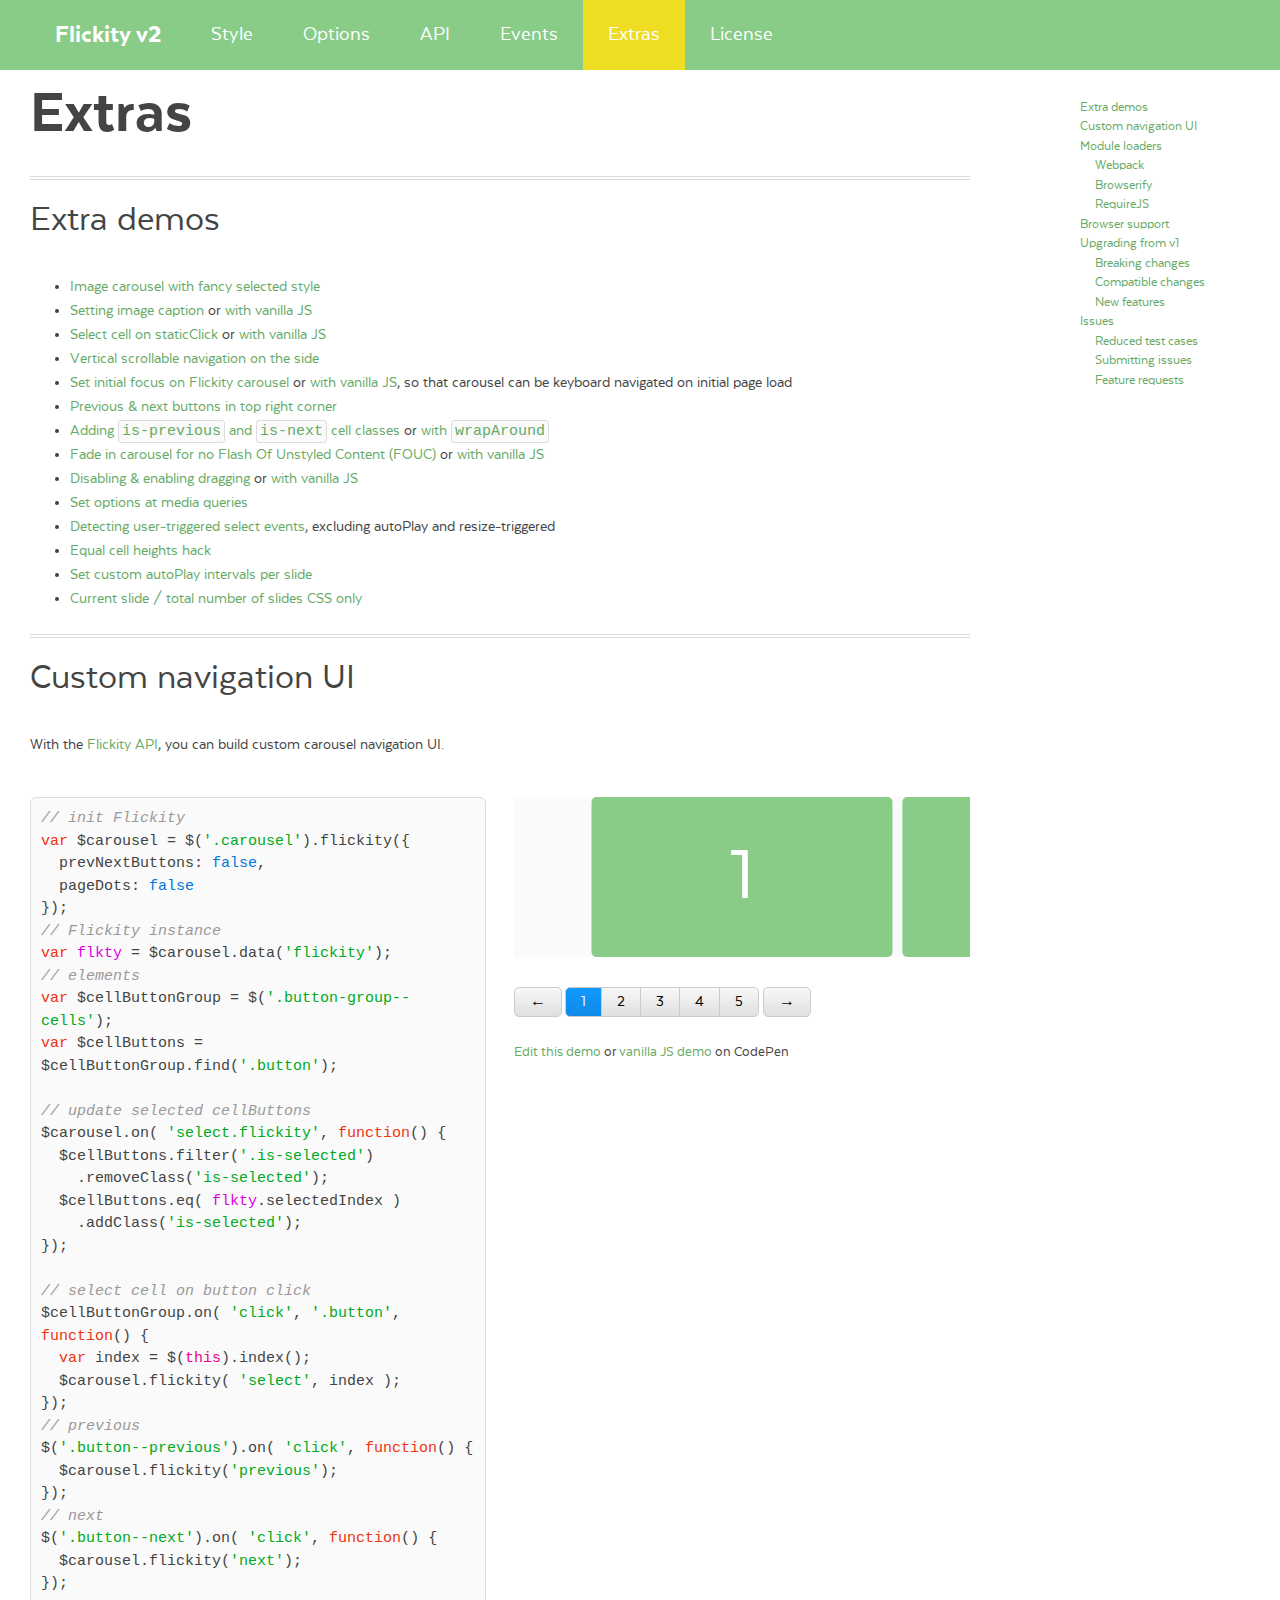
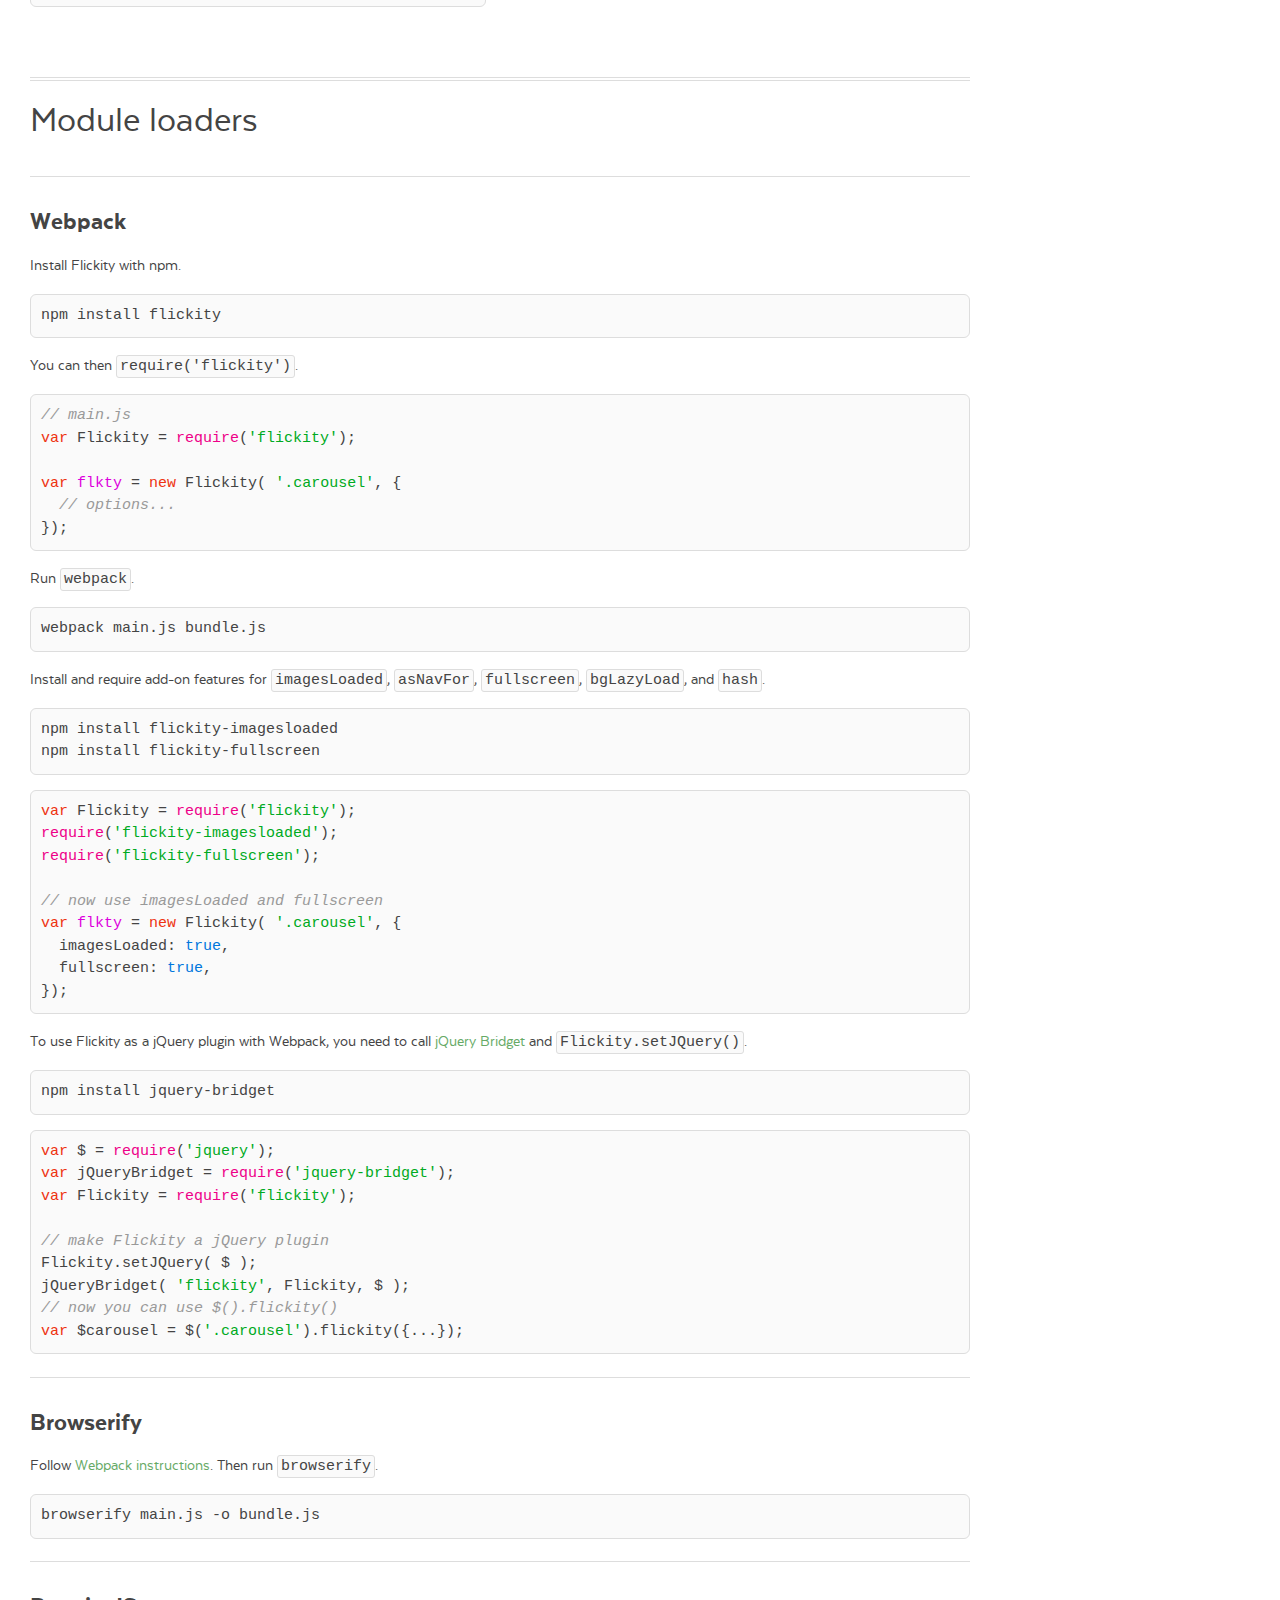
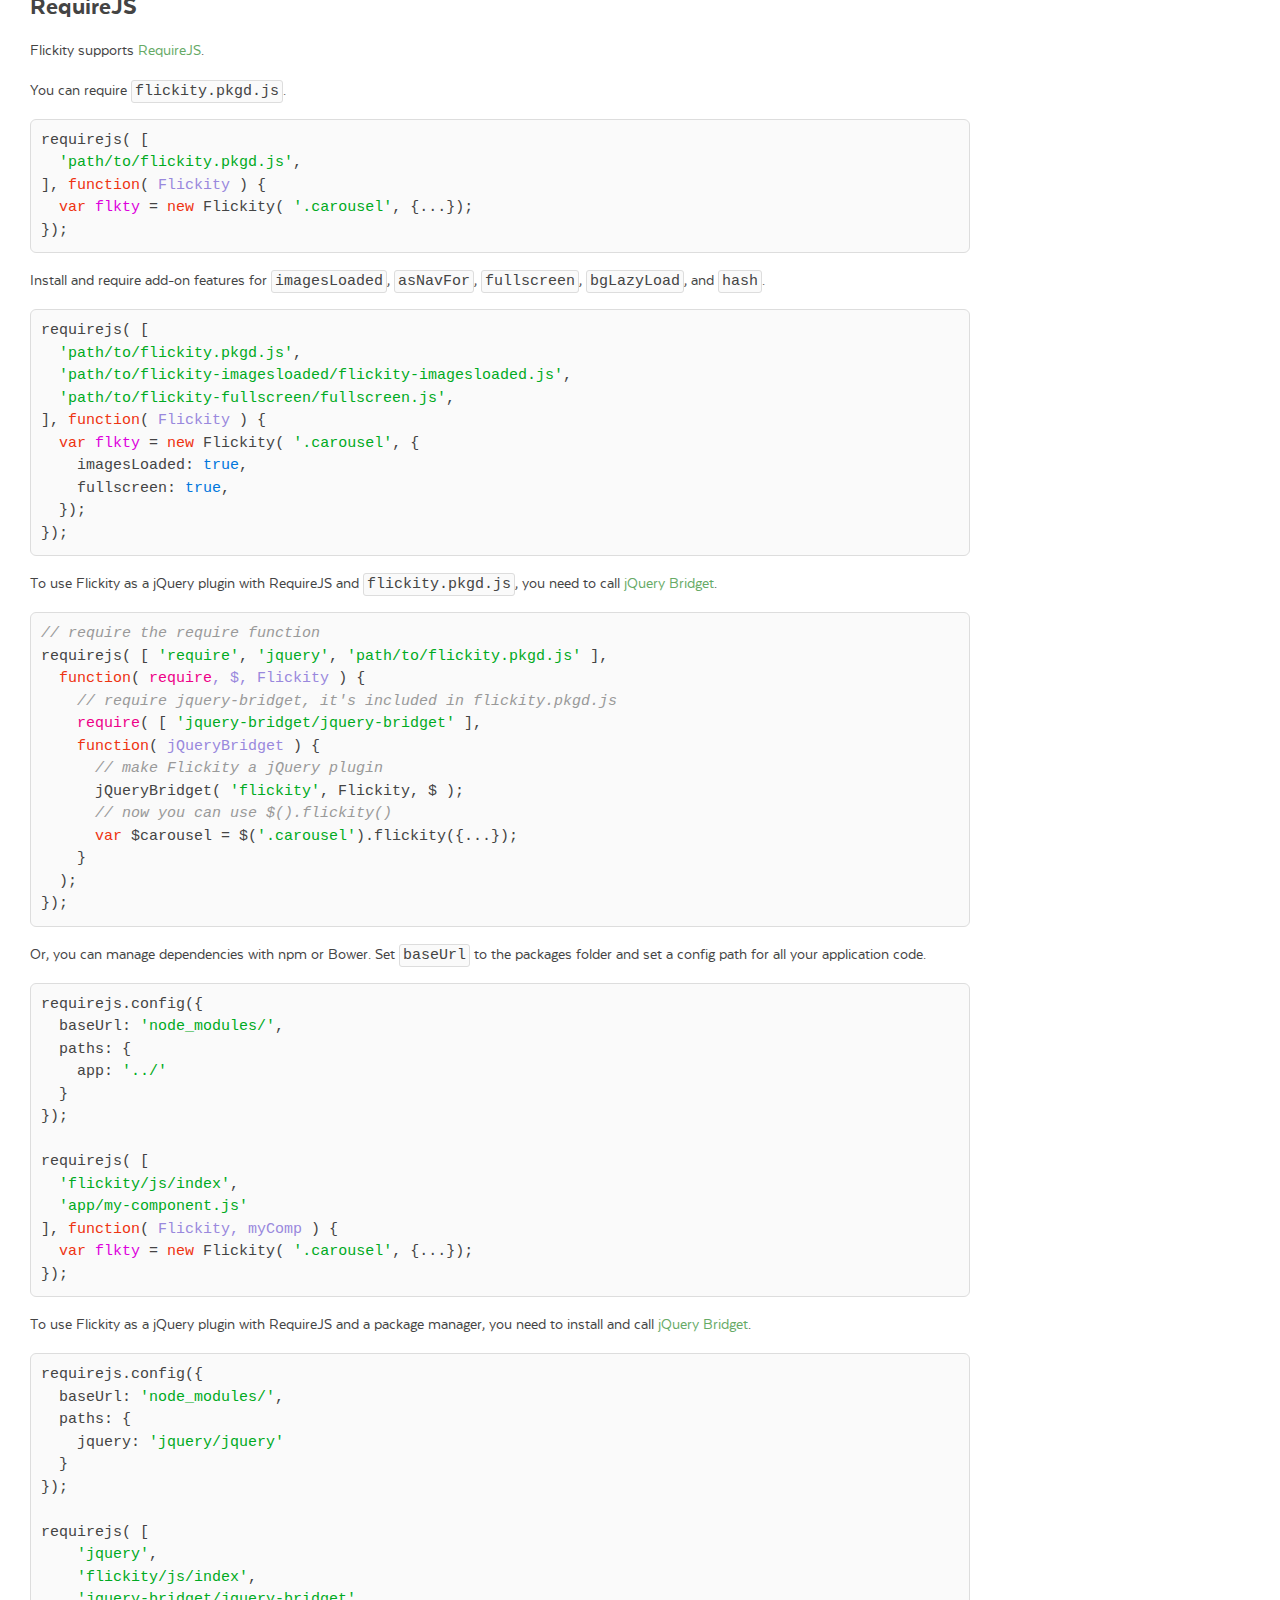
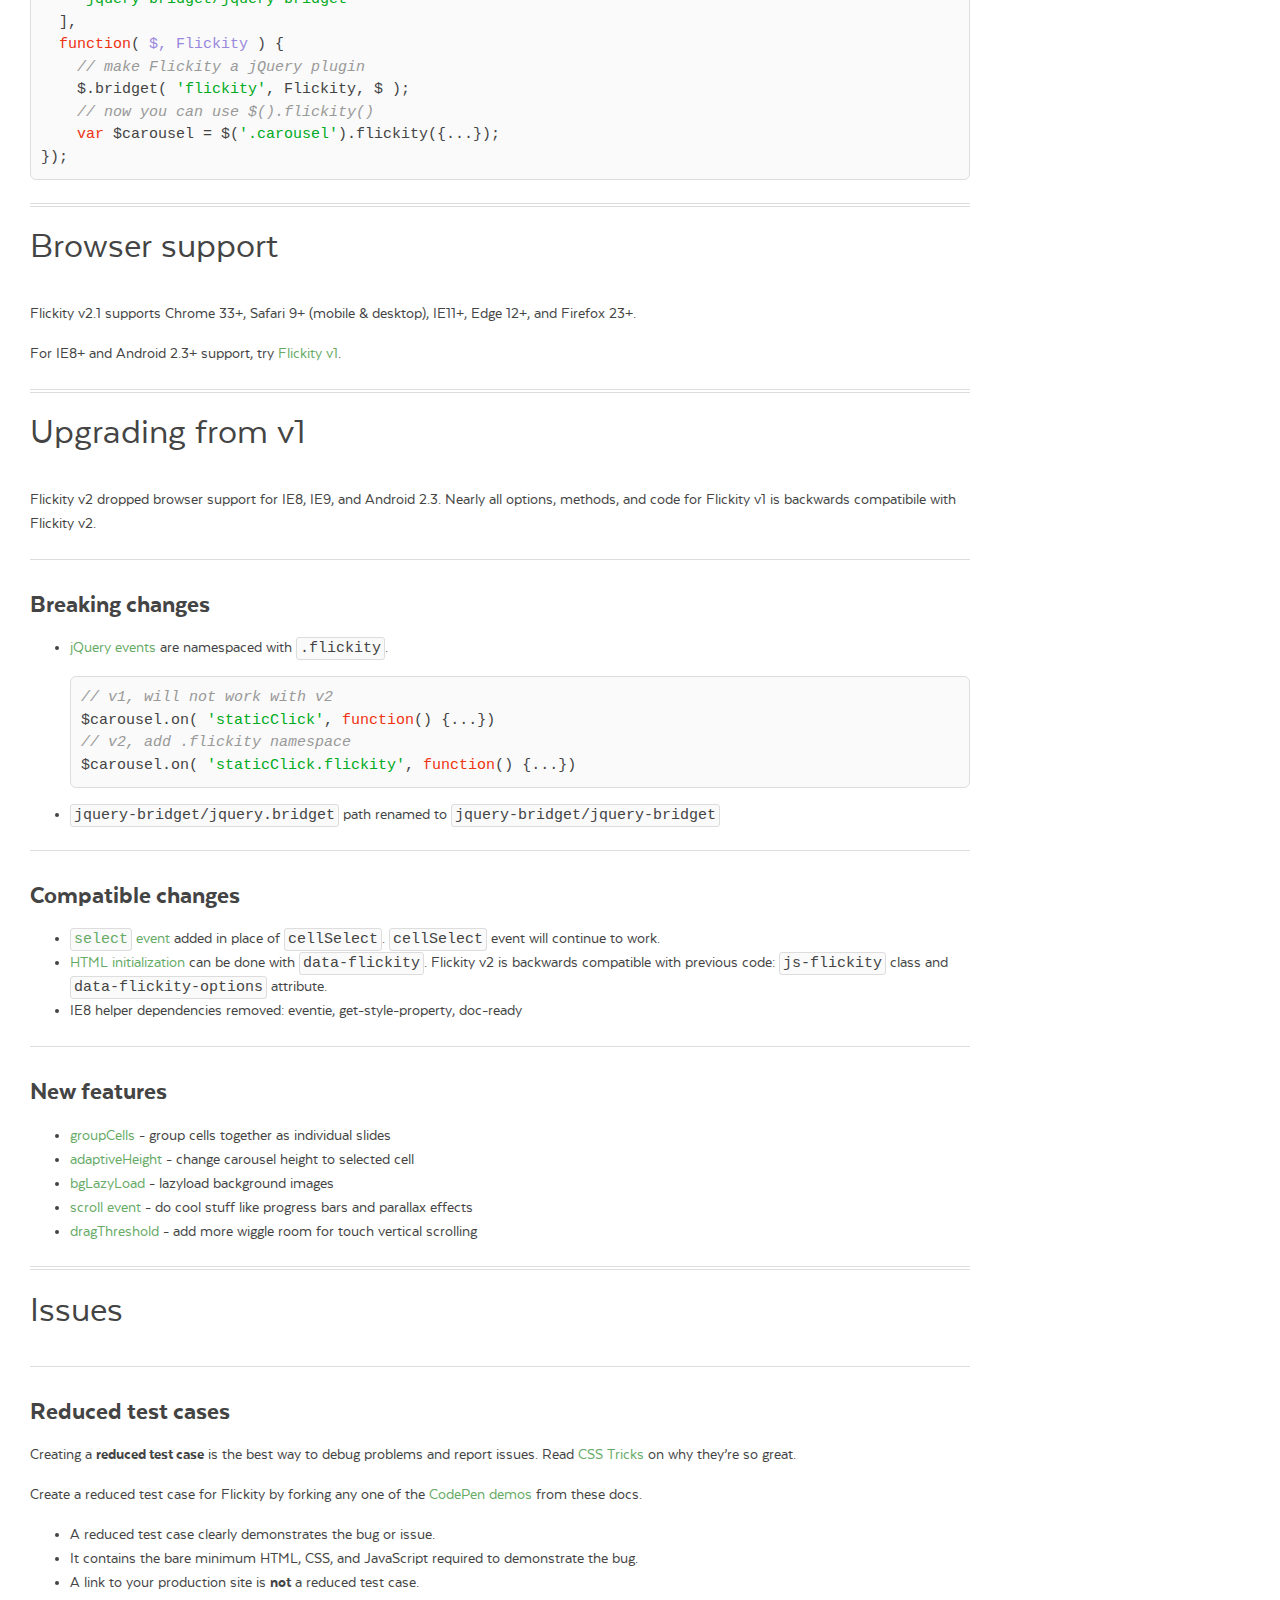
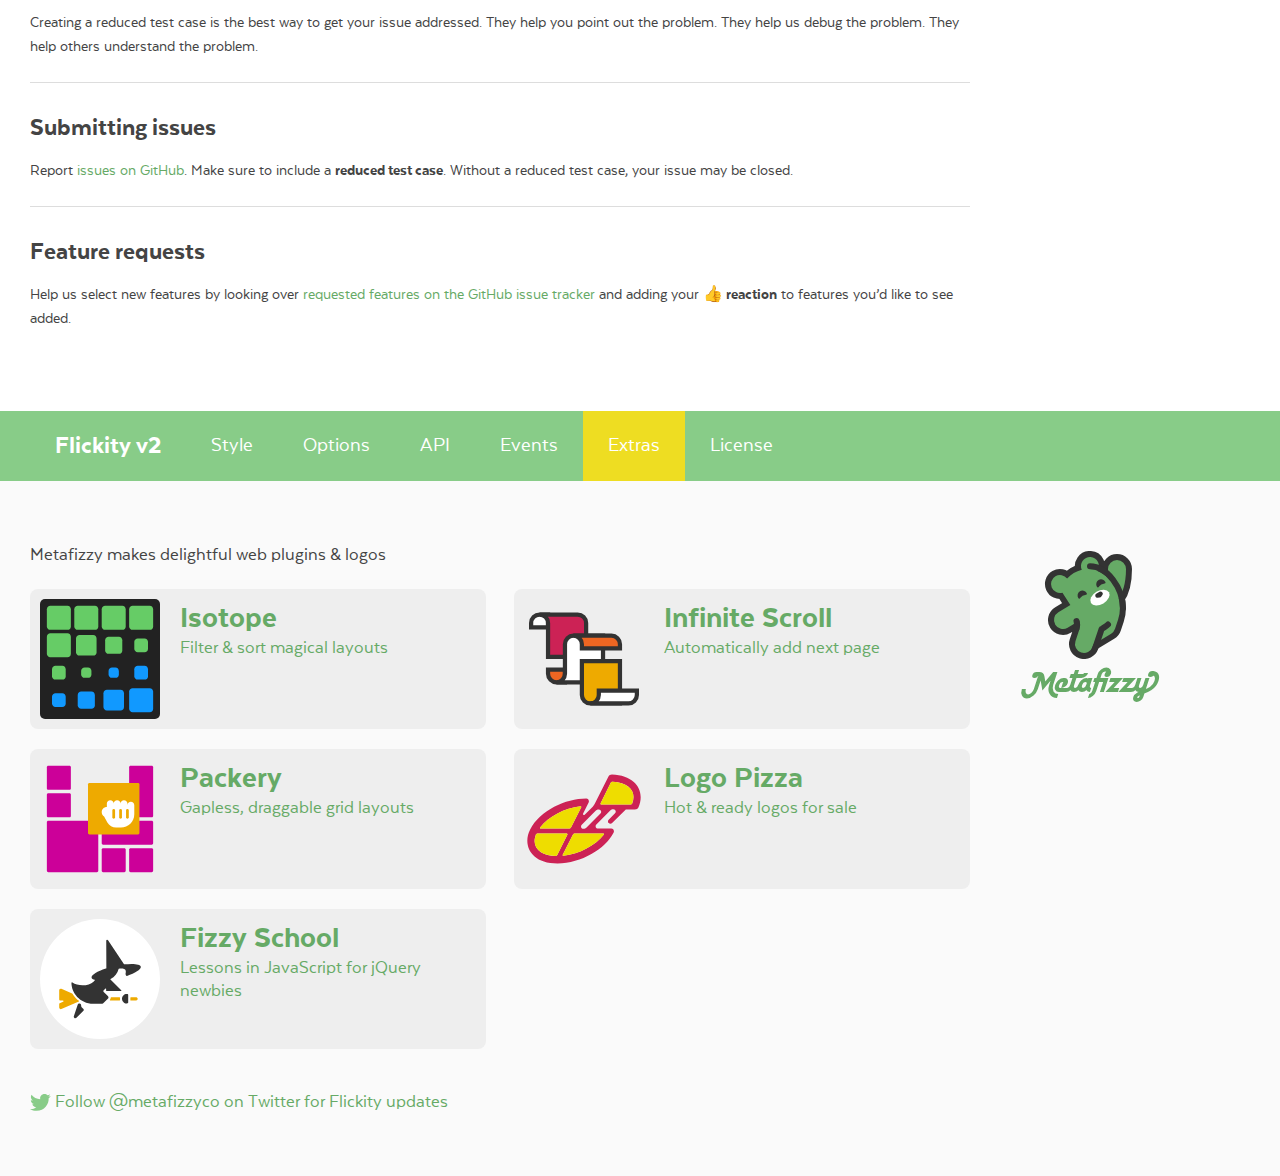
<file: docs/extras.html>
<!DOCTYPE html><html lang="en" class="export"><head>
  <meta charset="utf-8">
  <meta name="description" content="Touch, responsive, flickable carousels">
  <meta name="viewport" content="width=device-width">

  <title>Flickity v2 · Extras</title>

    <link rel="stylesheet" href="css/flickity-docs.css?6" media="screen">

  <meta name="twitter:card" content="summary">
  <meta name="twitter:site" content="@metafizzyco">
  <meta name="twitter:url" content="https://flickity.metafizzy.co/extras.html">
  <meta name="twitter:title" content="Flickity Extras">
  <meta name="twitter:description" content="Touch, responsive, flickable carousels">

</head>
<body class="page--extras">


<nav class="site-nav">
  <div class="container">
    <ul class="site-nav__list">
      <li class="site-nav__item site-nav__item--homepage"><a href=".">Flickity v2</a></li>
      <li class="site-nav__item site-nav__item--style"><a href="style.html">Style</a></li>
      <li class="site-nav__item site-nav__item--options"><a href="options.html">Options</a></li>
      <li class="site-nav__item site-nav__item--api"><a href="api.html">API</a></li>
      <li class="site-nav__item site-nav__item--events"><a href="events.html">Events</a></li>
      <li class="site-nav__item site-nav__item--extras"><a href="extras.html">Extras</a></li>
      <li class="site-nav__item site-nav__item--license"><a href="license.html">License</a></li>
    </ul>
  </div>
</nav>


<div class="main">
  <div class="container">
      <h1 class="page-title">Extras</h1>


    <ul class="page-nav" data-js="page-nav">
<li class="page-nav__item page-nav__item--h2">
        <a href="#extra-demos">Extra demos</a>
      </li><li class="page-nav__item page-nav__item--h2">
        <a href="#custom-navigation-ui">Custom navigation UI</a>
      </li><li class="page-nav__item page-nav__item--h2">
        <a href="#module-loaders">Module loaders</a>
      </li><li class="page-nav__item page-nav__item--h3">
        <a href="#webpack">Webpack</a>
      </li><li class="page-nav__item page-nav__item--h3">
        <a href="#browserify">Browserify</a>
      </li><li class="page-nav__item page-nav__item--h3">
        <a href="#requirejs">RequireJS</a>
      </li><li class="page-nav__item page-nav__item--h2">
        <a href="#browser-support">Browser support</a>
      </li><li class="page-nav__item page-nav__item--h2">
        <a href="#upgrading-from-v1">Upgrading from v1</a>
      </li><li class="page-nav__item page-nav__item--h3">
        <a href="#breaking-changes">Breaking changes</a>
      </li><li class="page-nav__item page-nav__item--h3">
        <a href="#compatible-changes">Compatible changes</a>
      </li><li class="page-nav__item page-nav__item--h3">
        <a href="#new-features">New features</a>
      </li><li class="page-nav__item page-nav__item--h2">
        <a href="#issues">Issues</a>
      </li><li class="page-nav__item page-nav__item--h3">
        <a href="#reduced-test-cases">Reduced test cases</a>
      </li><li class="page-nav__item page-nav__item--h3">
        <a href="#submitting-issues">Submitting issues</a>
      </li><li class="page-nav__item page-nav__item--h3">
        <a href="#feature-requests">Feature requests</a>
      </li></ul>



<h2 id="extra-demos">Extra demos</h2>

<ul>
  <li><a href="https://codepen.io/desandro/full/jEpxqJ">Image carousel with fancy selected style</a></li>
  <li>
    <a href="https://codepen.io/desandro/pen/dPdVNM">Setting image caption</a> or
    <a href="https://codepen.io/desandro/pen/OPQxpO">with vanilla JS</a>
  </li>
  <li>
    <a href="https://codepen.io/desandro/pen/pvxONO">Select cell on staticClick</a> or
    <a href="https://codepen.io/desandro/pen/OPBoWx">with vanilla JS</a>
  </li>
  <li><a href="https://codepen.io/desandro/pen/dMjbjR">Vertical scrollable navigation on the side</a></li>
  <li>
    <a href="https://codepen.io/desandro/pen/VYVEbM">Set initial focus on Flickity carousel</a> or
    <a href="https://codepen.io/desandro/pen/JoemRR">with vanilla JS</a>,
    so that carousel can be keyboard navigated on initial page load
  </li>
  <li><a href="https://codepen.io/desandro/pen/LVVqBR">Previous &amp; next buttons in top right corner</a></li>
  <li>
    <a href="https://codepen.io/desandro/pen/MagWrN">Adding <code>is-previous</code> and <code>is-next</code> cell classes</a> or
    <a href="https://codepen.io/desandro/pen/wWQQwN">with <code>wrapAround</code></a>
  </li>
  <li><a href="https://codepen.io/desandro/pen/KVwVqa/">Fade in carousel for no Flash Of Unstyled Content (FOUC)</a> or
    <a href="https://codepen.io/desandro/pen/JGoGpm">with vanilla JS</a>
  </li>
  <li><a href="https://codepen.io/desandro/pen/xZWqWM/">Disabling &amp; enabling dragging</a>
    or <a href="https://codepen.io/desandro/pen/adYJEQ/">with vanilla JS</a></li>
  <li><a href="https://codepen.io/desandro/pen/xVBpqG">Set options at media queries</a></li>
  <li><a href="https://codepen.io/desandro/pen/EWbqxa/">Detecting user-triggered select events</a>, excluding autoPlay and resize-triggered</li>
  <li><a href="https://codepen.io/desandro/pen/ZXEGVq">Equal cell heights hack</a></li>
  <li><a href="https://codepen.io/desandro/pen/gvKKrN/">Set custom autoPlay intervals per slide</a></li>
  <li><a href="https://codepen.io/grimcap/pen/XWbdjWa">Current slide / total number of slides CSS only</a></li>
</ul>


<h2 id="custom-navigation-ui">Custom navigation UI</h2>

<p>With the <a href="api.html">Flickity API</a>, you can build custom carousel navigation UI.</p>

<div class="example duo">
  <div class="example__code duo__cell"><pre><code class=" js
"><span class="comment">// init Flickity</span>
<span class="keyword">var</span> $carousel = $(<span class="string">'.carousel'</span>).flickity({
  <span class="attr">prevNextButtons</span>: <span class="literal">false</span>,
  <span class="attr">pageDots</span>: <span class="literal">false</span>
});
<span class="comment">// Flickity instance</span>
<span class="keyword">var</span> <span class="flickity_var">flkty</span> = $carousel.data(<span class="string">'flickity'</span>);
<span class="comment">// elements</span>
<span class="keyword">var</span> $cellButtonGroup = $(<span class="string">'.button-group--cells'</span>);
<span class="keyword">var</span> $cellButtons = $cellButtonGroup.find(<span class="string">'.button'</span>);

<span class="comment">// update selected cellButtons</span>
$carousel.on( <span class="string">'select.flickity'</span>, <span class="function"><span class="keyword">function</span>(<span class="params"></span>) </span>{
  $cellButtons.filter(<span class="string">'.is-selected'</span>)
    .removeClass(<span class="string">'is-selected'</span>);
  $cellButtons.eq( <span class="flickity_var">flkty</span>.selectedIndex )
    .addClass(<span class="string">'is-selected'</span>);
});

<span class="comment">// select cell on button click</span>
$cellButtonGroup.on( <span class="string">'click'</span>, <span class="string">'.button'</span>, <span class="function"><span class="keyword">function</span>(<span class="params"></span>) </span>{
  <span class="keyword">var</span> index = $(<span class="built_in">this</span>).index();
  $carousel.flickity( <span class="string">'select'</span>, index );
});
<span class="comment">// previous</span>
$(<span class="string">'.button--previous'</span>).on( <span class="string">'click'</span>, <span class="function"><span class="keyword">function</span>(<span class="params"></span>) </span>{
  $carousel.flickity(<span class="string">'previous'</span>);
});
<span class="comment">// next</span>
$(<span class="string">'.button--next'</span>).on( <span class="string">'click'</span>, <span class="function"><span class="keyword">function</span>(<span class="params"></span>) </span>{
  $carousel.flickity(<span class="string">'next'</span>);
});
</code></pre>
  </div>
  <div class="example__demo duo__cell" data-js="custom-nav">
    <div class="carousel">
      <div class="carousel-cell"></div>
      <div class="carousel-cell"></div>
      <div class="carousel-cell"></div>
      <div class="carousel-cell"></div>
      <div class="carousel-cell"></div>
    </div>
    <div class="button-row button-row--centered">
      <button class="button button--previous">←</button>
      <div class="button-group button-group--cells button-group--inline">
        <button class="button is-selected">1</button>
        <button class="button">2</button>
        <button class="button">3</button>
        <button class="button">4</button>
        <button class="button">5</button>
      </div>
      <button class="button button--next">→</button>
    </div>
    <p class="edit-demo">
        <a href="https://codepen.io/desandro/pen/jEZwxb">Edit this demo</a>
        or <a href="https://codepen.io/desandro/pen/emVRjv">vanilla JS demo</a> on CodePen
    </p>
  </div>
</div>


<h2 id="module-loaders">Module loaders</h2>


<h3 id="webpack">Webpack</h3>

<p>Install Flickity with npm.</p>
<pre><code class=" bash
">npm install flickity
</code></pre>

<p>You can then <code>require('flickity')</code>.</p>
<pre><code class=" js
"><span class="comment">// main.js</span>
<span class="keyword">var</span> <span class="flickity_keyword">Flickity</span> = <span class="built_in">require</span>(<span class="string">'flickity'</span>);

<span class="keyword">var</span> <span class="flickity_var">flkty</span> = <span class="keyword">new</span> <span class="flickity_keyword">Flickity</span>( <span class="string">'.carousel'</span>, {
  <span class="comment">// options...</span>
});
</code></pre>

<p>Run <code>webpack</code>.</p>
<pre><code class=" bash
">webpack main.js bundle.js
</code></pre>

<p>Install and require add-on features for <code>imagesLoaded</code>, <code>asNavFor</code>, <code>fullscreen</code>, <code>bgLazyLoad</code>, and <code>hash</code>.</p>
<pre><code class=" bash
">npm install flickity-imagesloaded
npm install flickity-fullscreen
</code></pre>
<pre><code class=" js
"><span class="keyword">var</span> <span class="flickity_keyword">Flickity</span> = <span class="built_in">require</span>(<span class="string">'flickity'</span>);
<span class="built_in">require</span>(<span class="string">'flickity-imagesloaded'</span>);
<span class="built_in">require</span>(<span class="string">'flickity-fullscreen'</span>);

<span class="comment">// now use imagesLoaded and fullscreen</span>
<span class="keyword">var</span> <span class="flickity_var">flkty</span> = <span class="keyword">new</span> <span class="flickity_keyword">Flickity</span>( <span class="string">'.carousel'</span>, {
  <span class="attr">imagesLoaded</span>: <span class="literal">true</span>,
  <span class="attr">fullscreen</span>: <span class="literal">true</span>,
});
</code></pre>

<p>To use Flickity as a jQuery plugin with Webpack, you need to call <a href="https://www.npmjs.com/package/jquery-bridget">jQuery Bridget</a> and <code>Flickity.setJQuery()</code>.</p>
<pre><code class=" bash
">npm install jquery-bridget
</code></pre>
<pre><code class=" js
"><span class="keyword">var</span> $ = <span class="built_in">require</span>(<span class="string">'jquery'</span>);
<span class="keyword">var</span> jQueryBridget = <span class="built_in">require</span>(<span class="string">'jquery-bridget'</span>);
<span class="keyword">var</span> <span class="flickity_keyword">Flickity</span> = <span class="built_in">require</span>(<span class="string">'flickity'</span>);

<span class="comment">// make Flickity a jQuery plugin</span>
<span class="flickity_keyword">Flickity</span>.setJQuery( $ );
jQueryBridget( <span class="string">'flickity'</span>, <span class="flickity_keyword">Flickity</span>, $ );
<span class="comment">// now you can use $().flickity()</span>
<span class="keyword">var</span> $carousel = $(<span class="string">'.carousel'</span>).flickity({...});
</code></pre>


<h3 id="browserify">Browserify</h3>

<p>Follow <a href="#webpack">Webpack instructions</a>. Then run <code>browserify</code>.</p>
<pre><code class=" bash
">browserify main.js -o bundle.js
</code></pre>


<h3 id="requirejs">RequireJS</h3>

<p>Flickity supports <a href="http://requirejs.org/">RequireJS</a>.</p>

<p>You can require <code>flickity.pkgd.js</code>.</p>
<pre><code class=" js
">requirejs( [
  <span class="string">'path/to/flickity.pkgd.js'</span>,
], <span class="function"><span class="keyword">function</span>(<span class="params"> <span class="flickity_keyword">Flickity</span> </span>) </span>{
  <span class="keyword">var</span> <span class="flickity_var">flkty</span> = <span class="keyword">new</span> <span class="flickity_keyword">Flickity</span>( <span class="string">'.carousel'</span>, {...});
});
</code></pre>

<p>Install and require add-on features for <code>imagesLoaded</code>, <code>asNavFor</code>, <code>fullscreen</code>, <code>bgLazyLoad</code>, and <code>hash</code>.</p>
<pre><code class=" js
">requirejs( [
  <span class="string">'path/to/flickity.pkgd.js'</span>,
  <span class="string">'path/to/flickity-imagesloaded/flickity-imagesloaded.js'</span>,
  <span class="string">'path/to/flickity-fullscreen/fullscreen.js'</span>,
], <span class="function"><span class="keyword">function</span>(<span class="params"> <span class="flickity_keyword">Flickity</span> </span>) </span>{
  <span class="keyword">var</span> <span class="flickity_var">flkty</span> = <span class="keyword">new</span> <span class="flickity_keyword">Flickity</span>( <span class="string">'.carousel'</span>, {
    <span class="attr">imagesLoaded</span>: <span class="literal">true</span>,
    <span class="attr">fullscreen</span>: <span class="literal">true</span>,
  });
});
</code></pre>

<p>To use Flickity as a jQuery plugin with RequireJS and <code>flickity.pkgd.js</code>, you need to call <a href="https://www.npmjs.com/package/jquery-bridget">jQuery Bridget</a>.</p>
<pre><code class=" js
"><span class="comment">// require the require function</span>
requirejs( [ <span class="string">'require'</span>, <span class="string">'jquery'</span>, <span class="string">'path/to/flickity.pkgd.js'</span> ],
  <span class="function"><span class="keyword">function</span>(<span class="params"> <span class="built_in">require</span>, $, <span class="flickity_keyword">Flickity</span> </span>) </span>{
    <span class="comment">// require jquery-bridget, it's included in flickity.pkgd.js</span>
    <span class="built_in">require</span>( [ <span class="string">'jquery-bridget/jquery-bridget'</span> ],
    <span class="function"><span class="keyword">function</span>(<span class="params"> jQueryBridget </span>) </span>{
      <span class="comment">// make Flickity a jQuery plugin</span>
      jQueryBridget( <span class="string">'flickity'</span>, <span class="flickity_keyword">Flickity</span>, $ );
      <span class="comment">// now you can use $().flickity()</span>
      <span class="keyword">var</span> $carousel = $(<span class="string">'.carousel'</span>).flickity({...});
    }
  );
});
</code></pre>

<p>Or, you can manage dependencies with npm or Bower. Set <code>baseUrl</code> to the packages folder and set a config path for all your application code.</p>
<pre><code class=" js
">requirejs.config({
  <span class="attr">baseUrl</span>: <span class="string">'node_modules/'</span>,
  <span class="attr">paths</span>: {
    <span class="attr">app</span>: <span class="string">'../'</span>
  }
});

requirejs( [
  <span class="string">'flickity/js/index'</span>,
  <span class="string">'app/my-component.js'</span>
], <span class="function"><span class="keyword">function</span>(<span class="params"> <span class="flickity_keyword">Flickity</span>, myComp </span>) </span>{
  <span class="keyword">var</span> <span class="flickity_var">flkty</span> = <span class="keyword">new</span> <span class="flickity_keyword">Flickity</span>( <span class="string">'.carousel'</span>, {...});
});
</code></pre>

<p>To use Flickity as a jQuery plugin with RequireJS and a package manager, you need to install and call <a href="https://github.com/desandro/jquery-bridget">jQuery Bridget</a>.</p>
<pre><code class=" js
">requirejs.config({
  <span class="attr">baseUrl</span>: <span class="string">'node_modules/'</span>,
  <span class="attr">paths</span>: {
    <span class="attr">jquery</span>: <span class="string">'jquery/jquery'</span>
  }
});

requirejs( [
    <span class="string">'jquery'</span>,
    <span class="string">'flickity/js/index'</span>,
    <span class="string">'jquery-bridget/jquery-bridget'</span>
  ],
  <span class="function"><span class="keyword">function</span>(<span class="params"> $, <span class="flickity_keyword">Flickity</span> </span>) </span>{
    <span class="comment">// make Flickity a jQuery plugin</span>
    $.bridget( <span class="string">'flickity'</span>, <span class="flickity_keyword">Flickity</span>, $ );
    <span class="comment">// now you can use $().flickity()</span>
    <span class="keyword">var</span> $carousel = $(<span class="string">'.carousel'</span>).flickity({...});
});
</code></pre>


<h2 id="browser-support">Browser support</h2>

<p>Flickity v2.1 supports Chrome 33+, Safari 9+ (mobile &amp; desktop), IE11+, Edge 12+, and Firefox 23+.</p>

<p>For IE8+ and Android 2.3+ support, try <a href="https://flickity-v1.metafizzy.co/">Flickity v1</a>.</p>


<h2 id="upgrading-from-v1">Upgrading from v1</h2>

<p>Flickity v2 dropped browser support for IE8, IE9, and Android 2.3. Nearly all options, methods, and code for Flickity v1 is backwards compatibile with Flickity v2.</p>

<h3 id="breaking-changes">Breaking changes</h3>

<ul>
  <li>
    <p><a href="events.html">jQuery events</a> are namespaced with <code>.flickity</code>.</p><pre><code class=" js
"><span class="comment">// v1, will not work with v2</span>
$carousel.on( <span class="string">'staticClick'</span>, <span class="function"><span class="keyword">function</span>(<span class="params"></span>) </span>{...})
<span class="comment">// v2, add .flickity namespace</span>
$carousel.on( <span class="string">'staticClick.flickity'</span>, <span class="function"><span class="keyword">function</span>(<span class="params"></span>) </span>{...})
</code></pre>
  </li>
  <li><code>jquery-bridget/jquery.bridget</code> path renamed to <code>jquery-bridget/jquery-bridget</code></li>
</ul>

<h3 id="compatible-changes">Compatible changes</h3>

<ul>
  <li><a href="events.html#select"><code>select</code> event</a> added in place of <code>cellSelect</code>. <code>cellSelect</code> event will continue to work.</li>
  <li><a href="index.html#initialize-with-html">HTML initialization</a> can be done with <code>data-flickity</code>. Flickity v2 is backwards compatible with previous code: <code>js-flickity</code> class and <code>data-flickity-options</code> attribute.</li>
  <li>IE8 helper dependencies removed: eventie, get-style-property, doc-ready</li>
</ul>

<h3 id="new-features">New features</h3>

<ul>
  <li><a href="options.html#groupcells">groupCells</a> - group cells together as individual slides</li>
  <li><a href="options.html#adaptiveheight">adaptiveHeight</a> - change carousel height to selected cell</li>
  <li><a href="options.html#bglazyload">bgLazyLoad</a> - lazyload background images</li>
  <li><a href="events.html#scroll">scroll event</a> - do cool stuff like progress bars and parallax effects</li>
  <li><a href="options.html#dragthreshold">dragThreshold</a> - add more wiggle room for touch vertical scrolling</li>
</ul>


<h2 id="issues">Issues</h2>

<h3 id="reduced-test-cases">Reduced test cases</h3>

<p>Creating a <strong>reduced test case</strong> is the best way to debug problems and report issues. Read <a href="https://css-tricks.com/reduced-test-cases/">CSS Tricks</a> on why they’re so great.</p>

<p>Create a reduced test case for Flickity by forking any one of the <a href="https://codepen.io/desandro/pens/tags/?grid_type=list&amp;selected_tag=flickity-docs&amp;sort_order=asc">CodePen demos</a> from these docs.</p>

<ul>
  <li>A reduced test case clearly demonstrates the bug or issue.</li>
  <li>It contains the bare minimum HTML, CSS, and JavaScript required to demonstrate the bug.</li>
  <li>A link to your production site is <b>not</b> a reduced test case.</li>
</ul>

<p>Creating a reduced test case is the best way to get your issue addressed. They help you point out the problem. They help us debug the problem. They help others understand the problem.</p>


<h3 id="submitting-issues">Submitting issues</h3>

<p>Report <a href="https://github.com/metafizzy/flickity/issues/">issues on GitHub</a>. Make sure to include a <strong>reduced test case</strong>. Without a reduced test case, your issue may be closed.</p>


<h3 id="feature-requests">Feature requests</h3>

<p>Help us select new features by looking over <a href="https://github.com/metafizzy/flickity/labels/feature%20request">requested features on the GitHub issue tracker</a> and adding your <strong>👍 reaction</strong> to features you’d like to see added.</p>


  </div>
</div>

<nav class="site-nav">
  <div class="container">
    <ul class="site-nav__list">
      <li class="site-nav__item site-nav__item--homepage"><a href=".">Flickity v2</a></li>
      <li class="site-nav__item site-nav__item--style"><a href="style.html">Style</a></li>
      <li class="site-nav__item site-nav__item--options"><a href="options.html">Options</a></li>
      <li class="site-nav__item site-nav__item--api"><a href="api.html">API</a></li>
      <li class="site-nav__item site-nav__item--events"><a href="events.html">Events</a></li>
      <li class="site-nav__item site-nav__item--extras"><a href="extras.html">Extras</a></li>
      <li class="site-nav__item site-nav__item--license"><a href="license.html">License</a></li>
    </ul>
  </div>
</nav>

<footer class="site-footer">

  <div class="container">

    <p class="site-footer__copy">Metafizzy makes delightful web plugins &amp; logos</p>

    <div class="showcase">
    
      <ul class="showcase-item-list">
          <li class="showcase-item">
            <a class="showcase-item__link" href="https://isotope.metafizzy.co">
              <div class="showcase-item__image">
                  <svg class="isotope-illo" xmlns="http://www.w3.org/2000/svg" viewBox="0 0 350 350" width="100" height="100">
                    <path class="isotope-illo__color1" fill="#6C6" d="M80 170H30c-6 0-10-5-10-10v-50c0-6 5-10 10-10h50c6 0 10 5 10 10v50C90 166 86 170 80 170z"></path>
                    <path class="isotope-illo__color1" fill="#6C6" d="M80 90H30c-6 0-10-5-10-10V30c0-6 5-10 10-10h50c6 0 10 5 10 10v50C90 86 86 90 80 90z"></path>
                    <path class="isotope-illo__color1" fill="#6C6" d="M160 90h-50c-6 0-10-5-10-10V30c0-6 5-10 10-10h50c6 0 10 5 10 10v50C170 86 166 90 160 90z"></path>
                    <path class="isotope-illo__color1" fill="#6C6" d="M240 90h-50c-6 0-10-5-10-10V30c0-6 5-10 10-10h50c6 0 10 5 10 10v50C250 86 246 90 240 90z"></path>
                    <path class="isotope-illo__color1" fill="#6C6" d="M320 90h-50c-6 0-10-5-10-10V30c0-6 5-10 10-10h50c6 0 10 5 10 10v50C330 86 326 90 320 90z"></path>
                    <path class="isotope-illo__color1" fill="#6C6" d="M155 165h-40c-6 0-10-5-10-10v-40c0-6 5-10 10-10h40c6 0 10 5 10 10v40 C165 161 161 165 155 165z"></path>
                    <path class="isotope-illo__color1" fill="#6C6" d="M230 160h-30c-6 0-10-5-10-10v-30c0-6 5-10 10-10h30c6 0 10 5 10 10v30 C240 156 236 160 230 160z"></path>
                    <path class="isotope-illo__color1" fill="#6C6" d="M305 155h-20c-6 0-10-5-10-10v-20c0-6 5-10 10-10h20c6 0 10 5 10 10v20 C315 151 311 155 305 155z"></path>
                    <path class="isotope-illo__color1" fill="#6C6" d="M65 235H45c-6 0-10-5-10-10v-20c0-6 5-10 10-10h20c6 0 10 5 10 10v20C75 231 71 235 65 235z"></path>
                    <path class="isotope-illo__color1" fill="#6C6" d="M140 230h-10c-6 0-10-5-10-10v-10c0-6 5-10 10-10h10c6 0 10 5 10 10v10 C150 226 146 230 140 230z"></path>
                    <path class="isotope-illo__color2" fill="#19F" d="M305 235h-20c-6 0-10-5-10-10v-20c0-6 5-10 10-10h20c6 0 10 5 10 10v20 C315 231 311 235 305 235z"></path>
                    <path class="isotope-illo__color2" fill="#19F" d="M65 315H45c-6 0-10-5-10-10v-20c0-6 5-10 10-10h20c6 0 10 5 10 10v20C75 311 71 315 65 315z"></path>
                    <path class="isotope-illo__color2" fill="#19F" d="M150 320h-30c-6 0-10-5-10-10v-30c0-6 5-10 10-10h30c6 0 10 5 10 10v30 C160 316 156 320 150 320z"></path>
                    <path class="isotope-illo__color2" fill="#19F" d="M220 230h-10c-6 0-10-5-10-10v-10c0-6 5-10 10-10h10c6 0 10 5 10 10v10 C230 226 226 230 220 230z"></path>
                    <path class="isotope-illo__color2" fill="#19F" d="M235 325h-40c-6 0-10-5-10-10v-40c0-6 5-10 10-10h40c6 0 10 5 10 10v40 C245 321 241 325 235 325z"></path>
                    <path class="isotope-illo__color2" fill="#19F" d="M320 330h-50c-6 0-10-5-10-10v-50c0-6 5-10 10-10h50c6 0 10 5 10 10v50 C330 326 326 330 320 330z"></path>
                  </svg>
              </div>
              <div class="showcase-item__text">
                <h3 class="showcase-item__title">Isotope</h3>
                <p class="showcase-item__description">Filter &amp; sort magical layouts</p>
              </div>
            </a>
          </li>
    
          <li class="showcase-item">
            <a class="showcase-item__link" href="https://infinite-scroll.com">
              <div class="showcase-item__image">
                  <svg class="infinite-scroll-illo" xmlns="http://www.w3.org/2000/svg" viewBox="0 0 520 520" width="200" height="200">
                    <path class="infinite-scroll-illo__page infinite-scroll-illo__page--back" d="M90,110H10V90c0-22,18-40,40-40h40V110z"></path>
                    <path class="infinite-scroll-illo__page infinite-scroll-illo__page--front1" d="M270,90L270,90c0-22-18-40-40-40h0H50h0c22,0,40,18,40,40v0v0v160h180V90z"></path>
                    <path class="infinite-scroll-illo__page infinite-scroll-illo__page--front2" d="M170,330v-20H90v20v0c0,22,18,40,40,40h0h40V330z"></path>
                    <path class="infinite-scroll-illo__page infinite-scroll-illo__page--back" d="M350,150H210c-22,0-40,18-40,40v140v0c0,22-18,40-40,40h0h220V150z"></path>
                    <path class="infinite-scroll-illo__page infinite-scroll-illo__page--front3" d="M430,470V270H250v160c0,22,18,40,40,40H430z"></path>
                    <path class="infinite-scroll-illo__page infinite-scroll-illo__page--front2" d="M250,190v20h180v-20c0-22-18-40-40-40H210h0C232,150,250,168,250,190L250,190z"></path>
                    <path class="infinite-scroll-illo__page infinite-scroll-illo__page--back" d="M330,410v20v0c0,22-18,40-40,40h0h180c22,0,40-18,40-40v-20H330z"></path>
                  </svg>
              </div>
              <div class="showcase-item__text">
                <h3 class="showcase-item__title">Infinite Scroll</h3>
                <p class="showcase-item__description">Automatically add next page</p>
              </div>
            </a>
          </li>
    
    
          <li class="showcase-item">
            <a class="showcase-item__link" href="https://packery.metafizzy.co">
              <div class="showcase-item__image">
                  <svg class="packery-illo" xmlns="http://www.w3.org/2000/svg" viewBox="0 0 700 700" width="100" height="100">
                    <path class="packery-illo__item" fill="#C09" d="M172 180H48c-4 0-8-4-8-8V48c0-4 4-8 8-8h124c4 0 8 4 8 8v124C180 176 176 180 172 180z"></path>
                    <path class="packery-illo__item" fill="#C09" d="M172 340H48c-4 0-8-4-8-8V208c0-4 4-8 8-8h124c4 0 8 4 8 8v124C180 336 176 340 172 340z"></path>
                    <path class="packery-illo__item" fill="#C09" d="M492 660H368c-4 0-8-4-8-8V528c0-4 4-8 8-8h124c4 0 8 4 8 8v124C500 656 496 660 492 660z"></path>
                    <path class="packery-illo__item" fill="#C09" d="M652 660H528c-4 0-8-4-8-8V528c0-4 4-8 8-8h124c4 0 8 4 8 8v124C660 656 656 660 652 660z"></path>
                    <path class="packery-illo__item" fill="#C09" d="M652 500H368c-4 0-8-4-8-8V368c0-4 4-8 8-8h284c4 0 8 4 8 8v124C660 496 656 500 652 500z"></path>
                    <path class="packery-illo__item" fill="#C09" d="M332 660H48c-4 0-8-4-8-8V368c0-4 4-8 8-8h284c4 0 8 4 8 8v284C340 656 336 660 332 660z"></path>
                    <path class="packery-illo__item" fill="#C09" d="M652 340H528c-4 0-8-4-8-8V48c0-4 4-8 8-8h124c4 0 8 4 8 8v284C660 336 656 340 652 340z"></path>
                    <path class="packery-illo__draggie" fill="#EA0" d="M572 440H288c-4 0-8-4-8-8V148c0-4 4-8 8-8h284c4 0 8 4 8 8v284C580 436 576 440 572 440z"></path>
                    <g>
                      <path class="packery-illo__hand" fill="white" d="M530 250c-11 0-20 9-20 20v-10c0-11-9-20-20-20s-20 9-20 20c0-11-9-20-20-20s-20 9-20 20c0-11-9-20-20-20
                        s-20 9-20 20v20c-17 0-30 13-30 30c0 11 6 20 14 25l19 35c10 18 30 30 51 30h28
                        c43 0 78-35 78-78V270C550 259 541 250 530 250z"></path>
                      <line class="packery-illo__hand-line" stroke="#EA0" fill="none" stroke-width="16" stroke-linecap="round" x1="430" y1="300" x2="430" y2="340"></line>
                      <line class="packery-illo__hand-line" stroke="#EA0" fill="none" stroke-width="16" stroke-linecap="round" x1="470" y1="300" x2="470" y2="340"></line>
                      <line class="packery-illo__hand-line" stroke="#EA0" fill="none" stroke-width="16" stroke-linecap="round" x1="510" y1="300" x2="510" y2="340"></line>
                    </g>
                  </svg>
              </div>
              <div class="showcase-item__text">
                <h3 class="showcase-item__title">Packery</h3>
                <p class="showcase-item__description">Gapless, draggable grid layouts</p>
              </div>
            </a>
          </li>
    
          <li class="showcase-item">
            <a class="showcase-item__link" href="http://logo.pizza">
              <div class="showcase-item__image">
                  <svg class="logo-pizza-illo" xmlns="http://www.w3.org/2000/svg" viewBox="0 0 700 700" width="100" height="100">
                    <path class="logo-pizza-illo__outline" fill="#C25" d="M513 91c-9-0-17 5-21 12l-80 160c-3 5-6 10-11 15l-47 47
                      c-5 5-12-1-9-7l32-64c5-11-2-23-14-23h-0c-121 0-268 70-327 180
                      C-9 497 35 609 196 609c138 0 279-85 327-180v0c5-11-2-23-14-23h-77c-13 0-19-15-10-24
                      l81-81c5-5 11-8 18-8l0 0c13 0 19 15 10 24L494 354c-6 6-6 14 0 20c3 3 6 4 10 4
                      c4 0 7-1 10-4l80-80h53c9 0 17-5 21-13C707 190 656 97 513 91z M334 281l-59 117
                      c-2 5-7 8-13 8H97c-4 0-6-4-3-7c49-64 143-114 236-124C333 275 335 278 334 281z
                       M70 441c2-4 6-7 10-7h168c4 0 7 4 5 8l-59 118c-2 4-6 6-11 6
                      C106 565 38 521 70 441z M466 441c-49 64-143 114-236 124c-3 0-6-3-4-6l59-117
                      c2-5 7-8 13-8h166C466 434 468 438 466 441z M446 318l-81 81c-5 5-11 8-18 8l0 0
                      c-13 0-19-15-10-24l81-81c5-5 11-8 18-8l0 0C449 294 455 309 446 318z M447 258L506 139
                      c2-4 6-7 11-6c101 7 140 60 114 126c-2 4-6 7-10 7H452C448 266 445 262 447 258z"></path>
                    <path class="logo-pizza-illo__slice" fill="#ED0" d="M334 281l-59 117c-2 5-7 8-13 8H97c-4 0-6-4-3-7
                      c49-64 143-114 236-124C333 275 335 278 334 281z"></path>
                    <path class="logo-pizza-illo__slice" fill="#ED0" d="M70 441c2-4 6-7 10-7h168c4 0 7 4 5 8l-59 118c-2 4-6 6-11 6
                      C106 565 38 521 70 441z"></path>
                    <path class="logo-pizza-illo__slice" fill="#ED0" d="M466 441c-49 64-143 114-236 124c-3 0-6-3-4-6l59-117
                      c2-5 7-8 13-8h166C466 434 468 438 466 441z"></path>
                    <path class="logo-pizza-illo__slice" fill="#ED0" d="M447 258L506 139c2-4 6-7 11-6c101 7 140 60 114 126c-2 4-6 7-10 7H452
                      C448 266 445 262 447 258z"></path>
                  </svg>
              </div>
              <div class="showcase-item__text">
                <h3 class="showcase-item__title">Logo Pizza</h3>
                <p class="showcase-item__description">Hot &amp; ready logos for sale</p>
              </div>
            </a>
          </li>
    
          <li class="showcase-item">
            <a class="showcase-item__link" href="http://fizzy.school">
              <div class="showcase-item__image">
                  <svg class="witchie-logo" xmlns="http://www.w3.org/2000/svg" viewBox="0 0 1000 1000" width="200" height="200">
                    <circle class="witchie-logo__moon" fill="white" cx="500" cy="500" r="500"></circle>
                    <path class="witchie-logo__broom" fill="#EA0" d="M582 675a35 35 0 0 0 8-20 3 3 0 0 1 3-2h71a3 3 0 0 1 3 3 59 59 0 0 0 0 20 3 3 0 0 1-3 3h-79A3 3 0 0 1 582 675Zm219 4a13 13 0 0 0 13-14c-1-7-7-12-14-12h-44a3 3 0 0 0-3 3v21a3 3 0 0 0 3 3ZM299 660a203 203 0 0 1-27-36 8 8 0 0 0-4-3L178 582a13 13 0 0 0-18 12v77a8 8 0 0 0 8 8h22a5 5 0 0 1 2 10L164 703a8 8 0 0 0-4 7v28a13 13 0 0 0 18 12l146-63a3 3 0 0 0 1-5A197 197 0 0 1 299 660Z"></path>
                    <path class="witchie-logo__dress" fill="#333" d="M326 705h4a13 13 0 0 1 13 13v8a13 13 0 0 0 4 9l13 13a13 13 0 0 1 0 19l-56 56c-10 10-26-0-22-13L314 714A13 13 0 0 1 326 705Zm397-79c-27 0-47 26-37 54 3 7 11 16 17 19a42 42 0 0 0 19 5 38 38 0 0 0 7-1 8 8 0 0 0 6-8v-62a8 8 0 0 0-6-8 38 38 0 0 0-7-1M840 397c-3-15-33-23-77-23a521 521 0 0 0-59 4 5 5 0 0 1-5-2L567 177a8 8 0 0 0-7-4 8 8 0 0 0-8 8l1 227a5 5 0 0 1-4 5c-74 24-123 55-119 76 2 8 11 14 26 18a3 3 0 0 1 1 4l-11 11c-20 20-56 30-92 30-31 0-63-8-84-23a5 5 0 0 0-3-1 5 5 0 0 0-5 5c0 78 68 173 183 173h75a10 10 0 0 0 7-3l38-38a16 16 0 0 0 0-23l-34-34a10 10 0 0 1 0-14l15-15a3 3 0 0 1 5 2v15a5 5 0 0 0 5 5H674a4 4 0 0 0 3-7l-90-90a3 3 0 0 1 1-4c34-19 59-49 67-84a3 3 0 0 1 2-2c6-1 12-1 17-1 22 0 37 5 39 14 1 6 3 11 2 17-5 17 1 31 8 31a6 6 0 0 0 2-0C797 448 845 419 840 397Z"></path>
                  </svg>
              </div>
              <div class="showcase-item__text">
                <h3 class="showcase-item__title">Fizzy School</h3>
                <p class="showcase-item__description">Lessons in JavaScript for jQuery newbies</p>
              </div>
            </a>
          </li>
    
      </ul> 
    
    </div>

    <p class="site-footer__copy">
      <a href="https://twitter.com/metafizzyco">
        <svg class="twitter-logo" xmlns="http://www.w3.org/2000/svg" viewBox="0 0 512 512" width="30" height="30">
          <path d="M512 97c-19 8-39 14-60 16 22-13 38-34 46-58-20 12-43 21-67 25-19-19-46-32-77-32-58 0-117 52-102 129-87-4-165-46-216-110-24 40-19 107 32 140-17 0-33-5-48-13v1c0 51 36 93 84 103-15 4-34 5-47 2 13 42 52 72 98 73-47 36-96 49-155 44 46 30 102 47 161 47 197 0 306-168 299-312 20-15 38-34 52-55z"></path>
        </svg>
        Follow @metafizzyco on Twitter for Flickity updates
      </a>
    </p>

    <div class="mfzy-brand">
      <a class="mfzy-brand__link" href="https://metafizzy.co">
        <svg class="mfzy-logo" xmlns="http://www.w3.org/2000/svg" xmlns:xlink="http://www.w3.org/1999/xlink" viewBox="0 0 144 144" width="36" height="36">
          <title>Metafizzy logo</title>
          <defs>
            <path id="mfzy-logo__body" d="M 120 24 a 12 12 0 0 0-24 0 a 72 72 0 0 1 -1 11
              a 40 40 0 0 0 -13 -8.5 A 12 12 0 1 0 61.1 25.1 c -8 2 -14 6 -19.6 11.6 
              A 12 12 0 1 0 35.3 55.5 L 45.8 72.1 l -16 9.6 A 12 12 0 0 0 42.2 102.3
              L 58 92.8 a 20 20 0 0 1 -0.2 11.9 l -5.2 15.5 a 12 12 0 0 0 22.8 7.6
              l 1.1 -3.3 l 23.7 -14.2 a 12 12 0 0 0 5.2 -6.5 l 4 -12 A 50 50 0 0 0 111.9 76
              a 52 52 0 0 0 -1.6 -12.8 C 115 57 120 44 120 24Z"></path>
            <path id="mfzy-logo__eye" d="M 0 6.5 a 6.5 6.5 0 0 1 13 0 c 0 3.5 -3 0.5 -6.5 0.5 s -6.5 3 -6.5 -0.5 Z"></path>
            <clipPath id="mfzy-logo__body-clip">
              <use xlink:href="#mfzy-logo__body"></use>
            </clipPath>
          </defs>
          <use class="mfzy-logo__body-outline" xlink:href="#mfzy-logo__body" fill="#333" stroke="#333" stroke-width="16"></use>
          <use class="mfzy-logo__body-fill" xlink:href="#mfzy-logo__body"></use>
          <g class="mfzy-logo__stripes" clip-path="url(#mfzy-logo__body-clip)">
            <rect fill="#E62" x="16" width="120" height="138"></rect>
            <path fill="#C25" d="M96 24L16 72V0h80v24z"></path>
            <path fill="#EA0" d="M116 70L16 130v-26l95-57 5 23z"></path>
            <path fill="#19F" d="M136 138H16v-8l120-72v80z"></path>
          </g>
          <path class="mfzy-logo__cut-ins" stroke="#333" fill="none" stroke-linecap="round" stroke-linejoin="round" stroke-width="8" d="M 72 20.4 c 23 0 44 29 44 56
            M 54 103.4 a 16 16 0 0 0 0 -10
            M 96 98 c -2 2 -8 6 -8.5,6 l -8.4 25.1"></path>
          <g transform="translate(53 57) rotate(-31)">
            <ellipse class="mfzy-logo__snout" cx="25" cy="21" rx="14" ry="9" fill="#FFF"></ellipse>
            <use class="mfzy-logo__feature" xlink:href="#mfzy-logo__eye" fill="#333"></use>
            <use class="mfzy-logo__feature" xlink:href="#mfzy-logo__eye" fill="#333" transform="translate(29 0)"></use>
            <path class="mfzy-logo__feature" d="M 28.6 14 a 3 3 0 0 1 1.3 5.6 l -2.6 1.2 a 3 3 0 0 1 -2.6 0
              l -2.6 -1.2 a 3 3 0 0 1 1.3 -5.6 Z" fill="#333"></path>
          </g>
        </svg>
        <svg class="mfzy-wordmark" xmlns="http://www.w3.org/2000/svg" viewBox="0 0 280 80" fill="none" stroke="#333" width="140" height="40">
          <g transform="skewX(-18)">
            <path stroke-width="8" d="M38 20h6c4 0 7 2 9 6l9 18l12-24h2v22
            a20 22 0 0 0 20 22M48 22v28a12 15 0 0 1-24 0M98 44a6 6 0 0 0 0-12h-2
            a8 10 0 0 0 0 20h14a8 10 0 0 0 8-10M118 12v30a8 10 0 0 0 16 0M150 36
            q-4-4-8-4a8 10 0 1 0 8 10m0-14v14a8 10 0 0 0 8 10M184 20a9 9 0 0 0-18 0
            v34a8 10 0 0 1-8 10M158 32h24v24M190 32h18l-12 20h18M216 32h18l-12 20h18
            a8 10 0 0 0 8-10m0-14v14a8 10 0 0 0 16 0m0-14v38a6 6 0 0 1-12 0
            c0-12 32-8 32-32c0-10-6-16-15-16M108 24h24a6 6 0 0 0 6-6M102 38h-4"></path>
            <g stroke-width="6">
              <circle cx="38" cy="22" r="3"></circle>
              <circle cx="182" cy="20" r="3"></circle>
              <circle cx="269" cy="20" r="3"></circle>
            </g>
          </g>
        </svg>
      </a>
    </div>

  </div>

</footer>

  <script src="js/flickity-docs.min.js?2"></script>




</body></html>
</file>
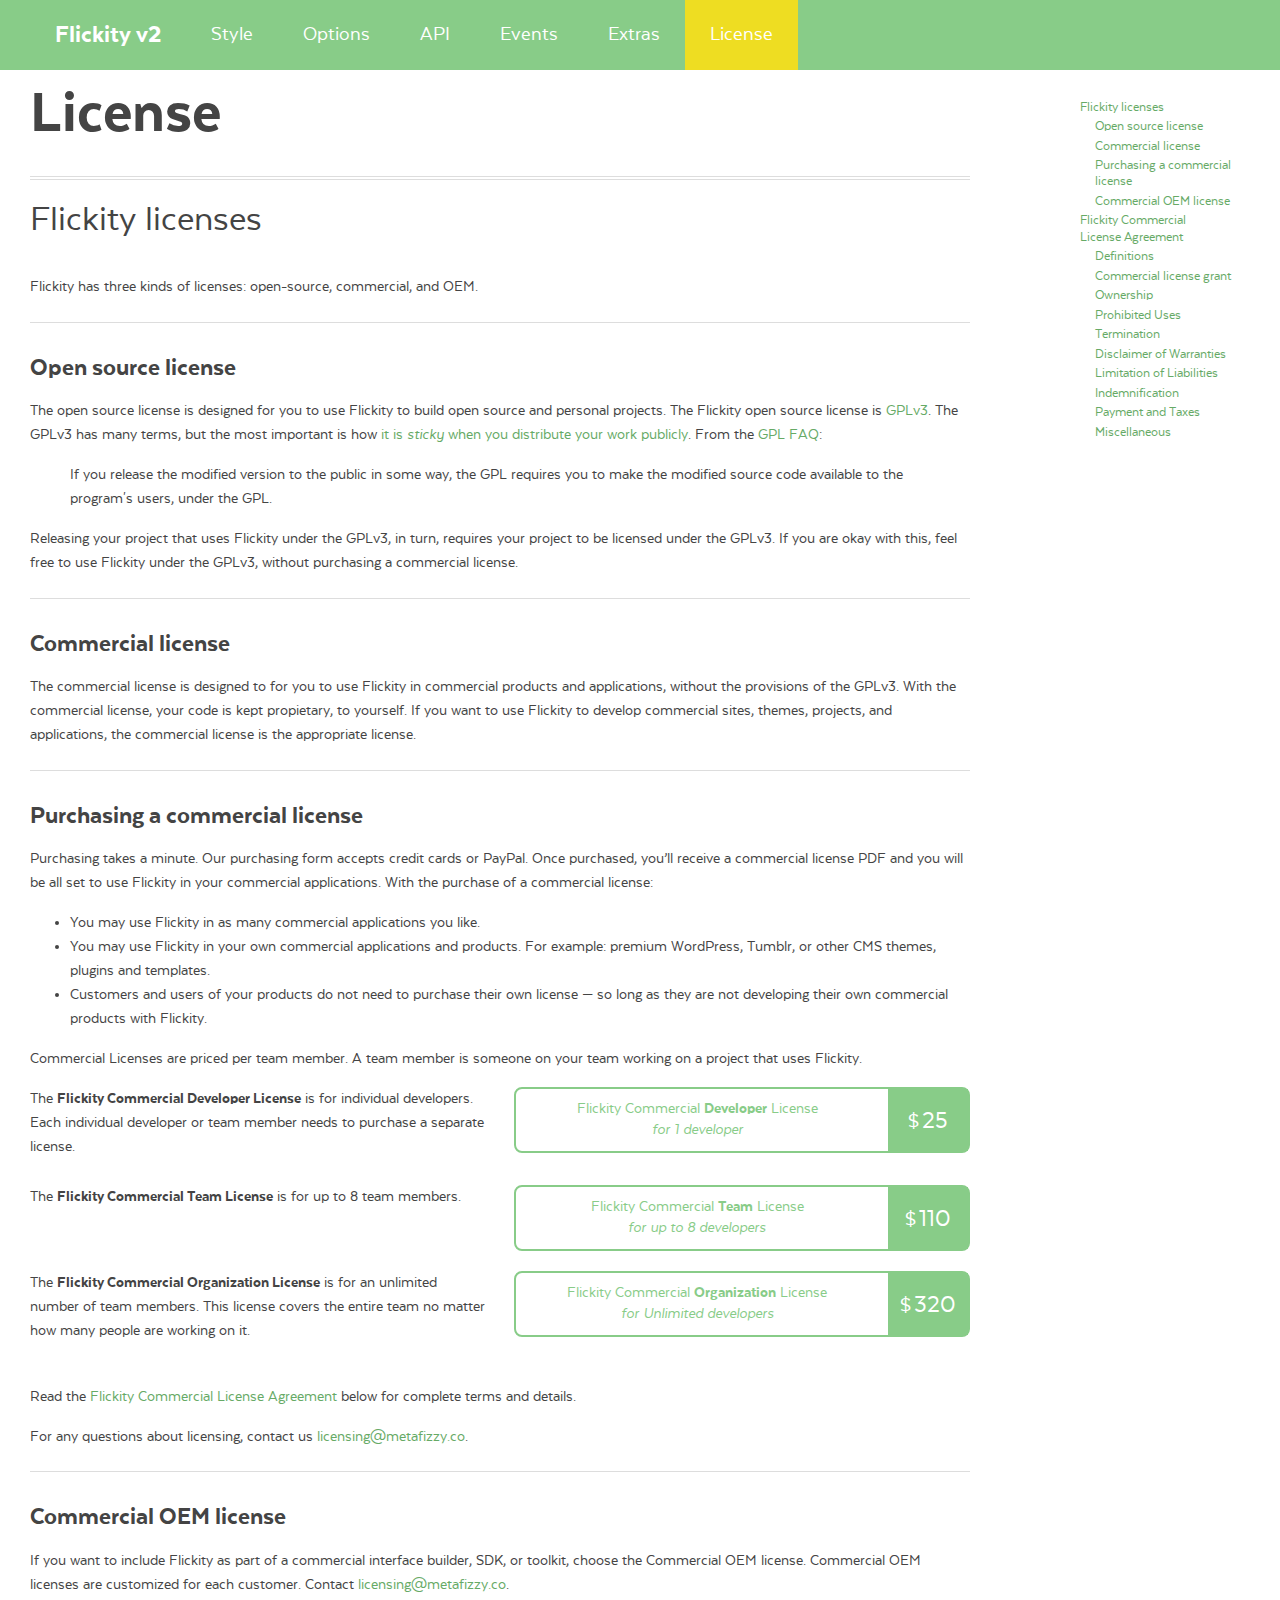
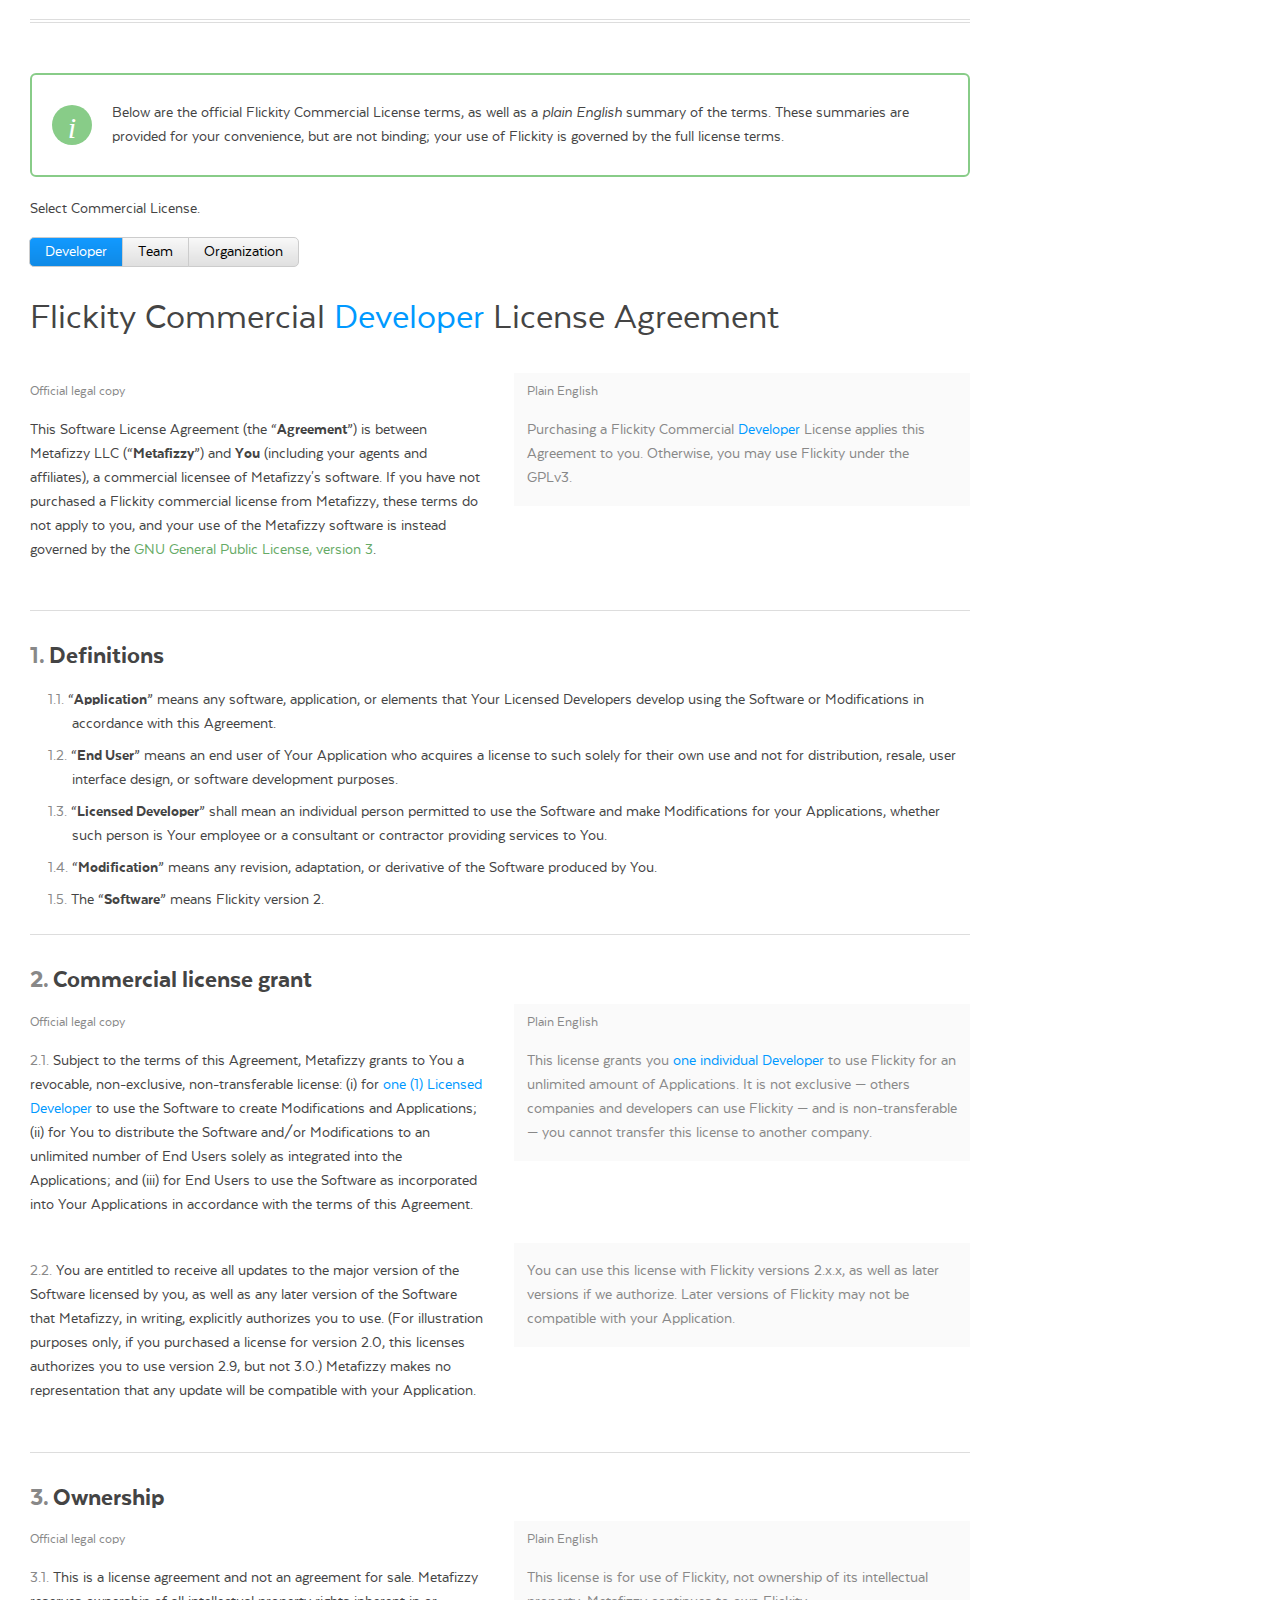
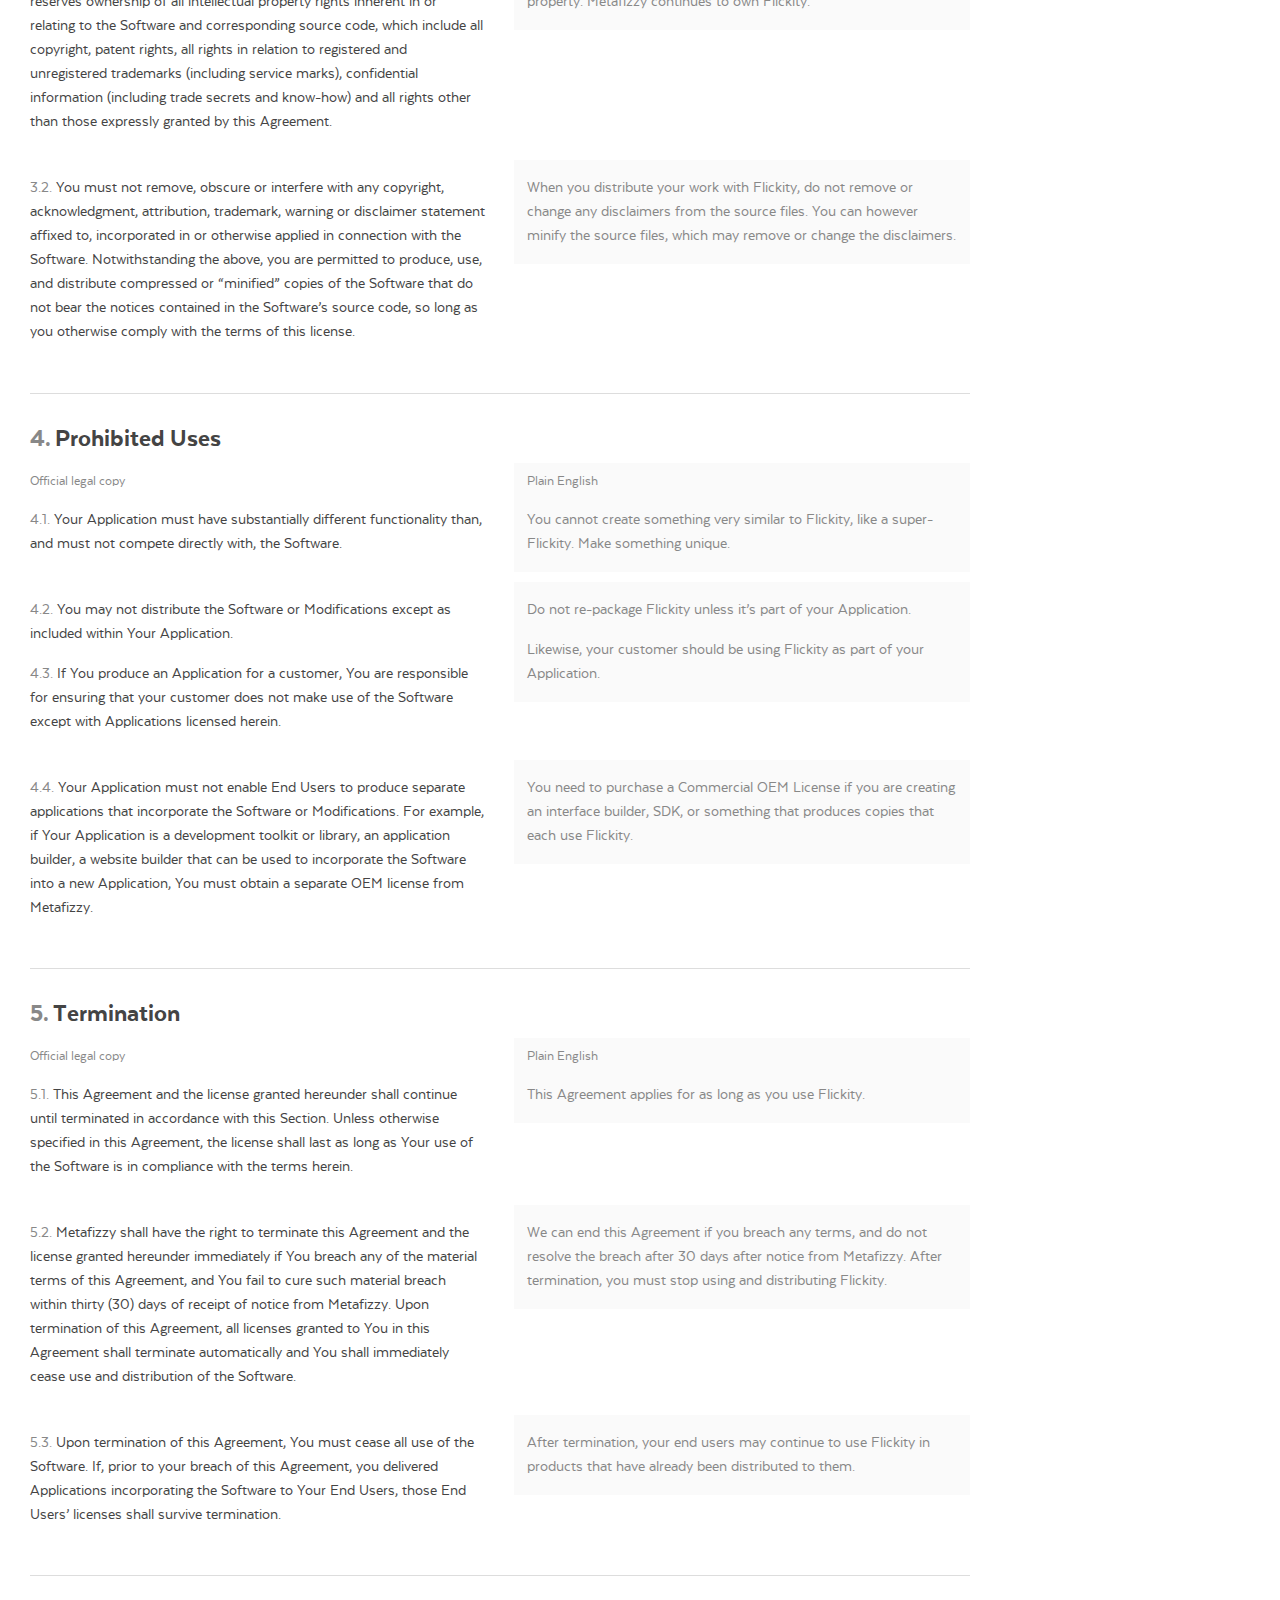
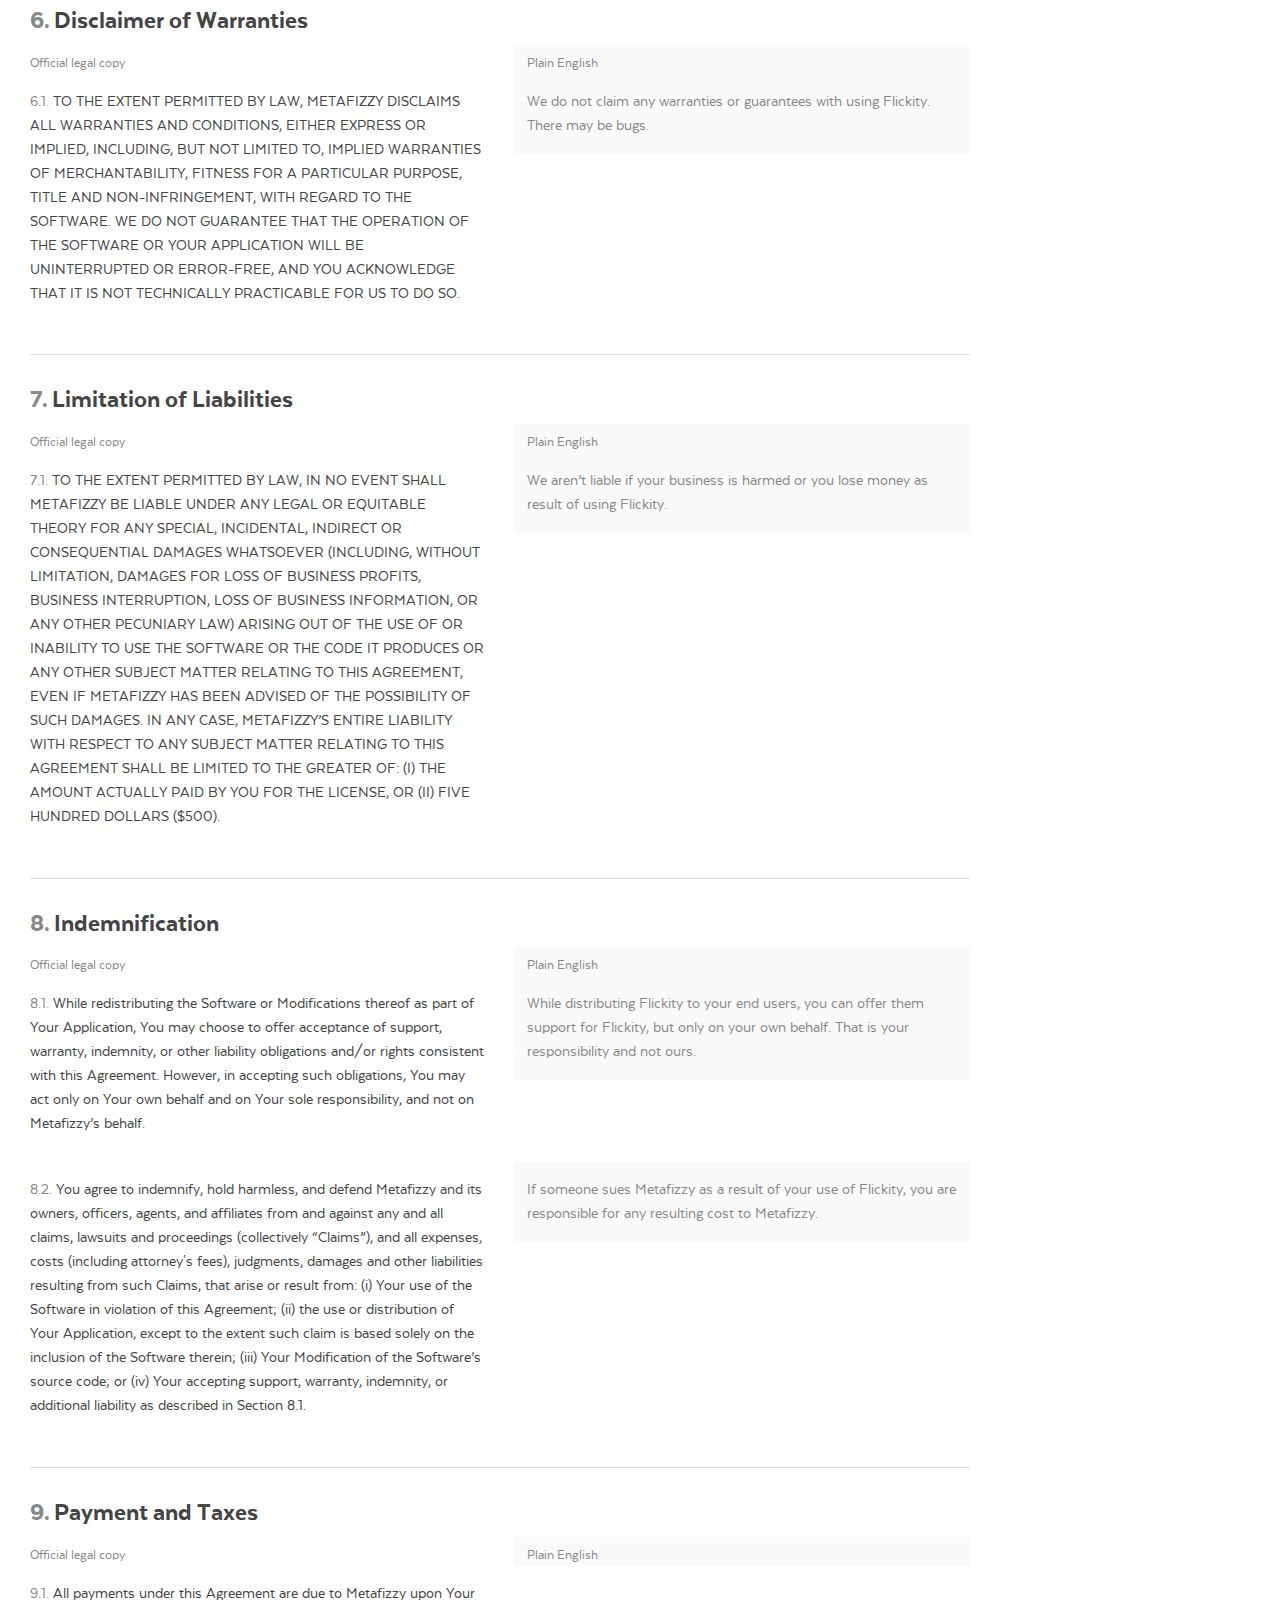
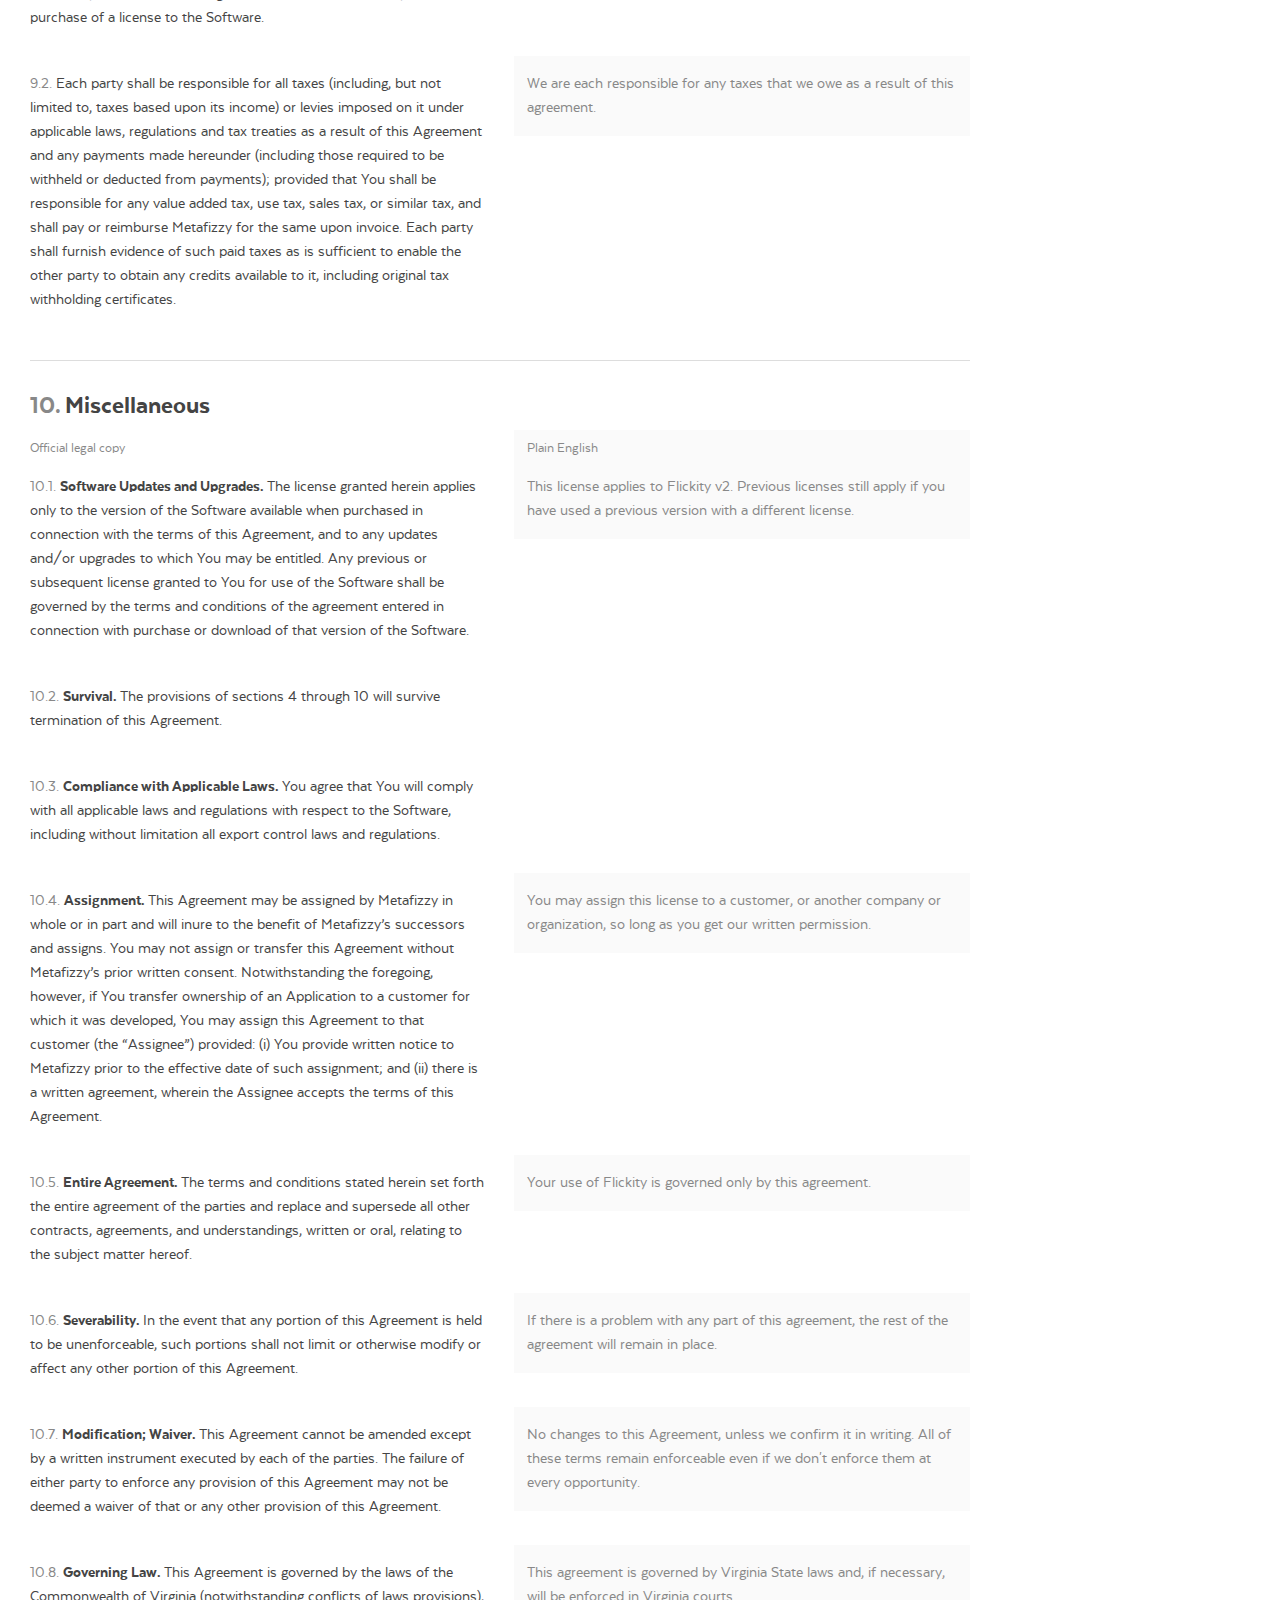
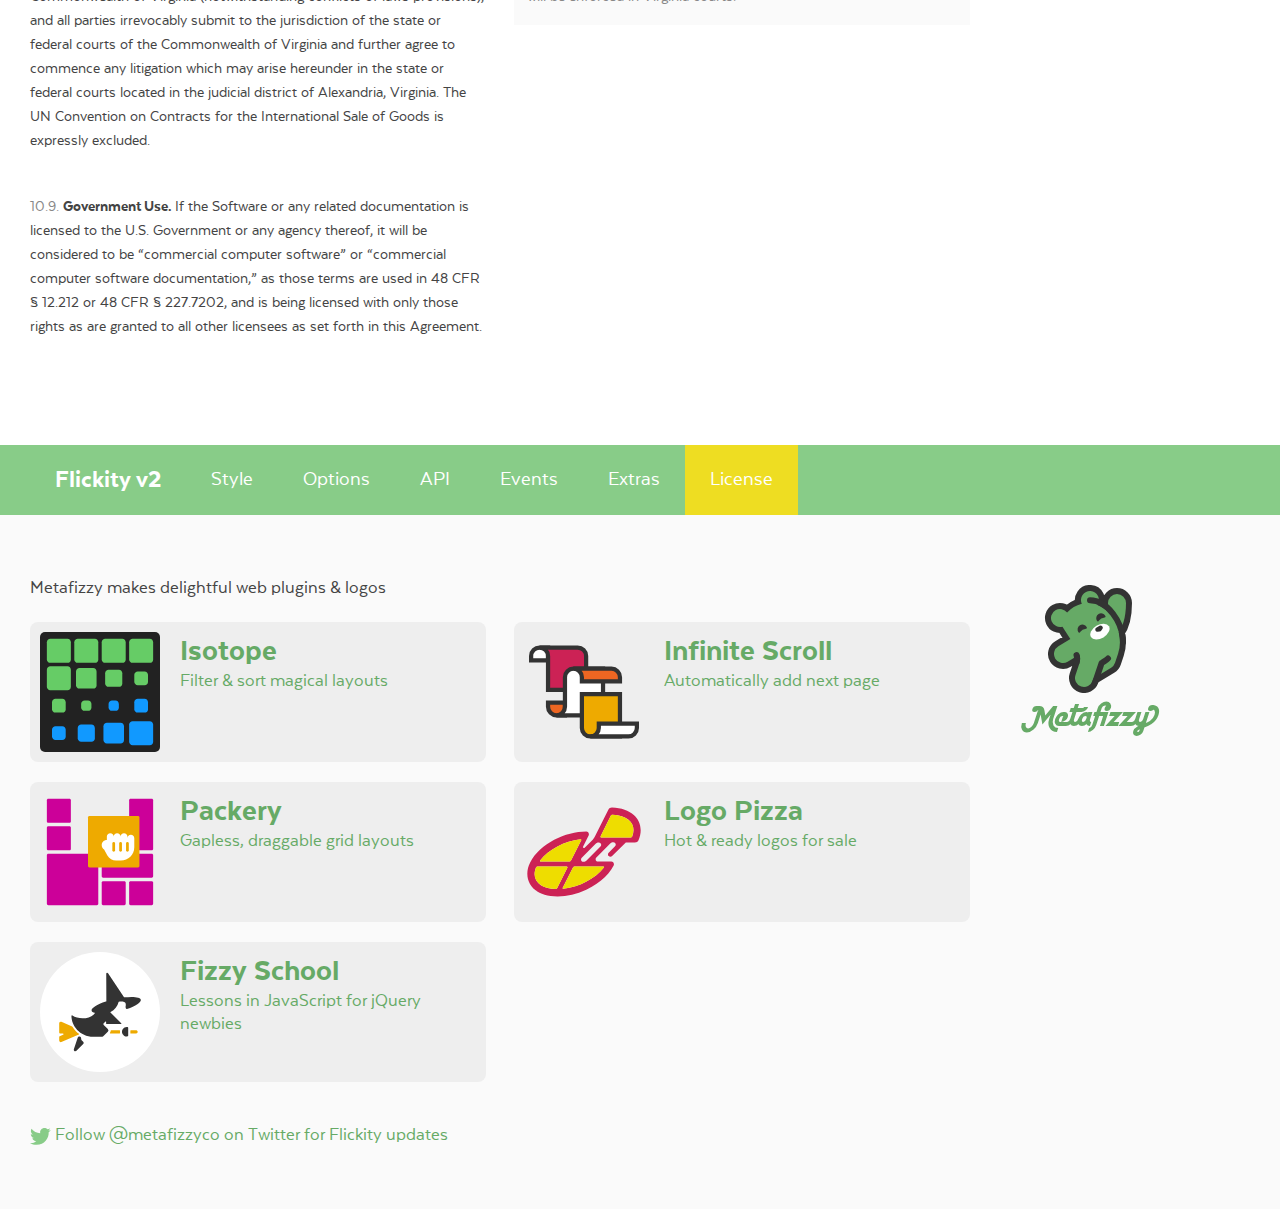
<file: docs/license.html>
<!DOCTYPE html><html lang="en" class="export"><head>
  <meta charset="utf-8">
  <meta name="description" content="Touch, responsive, flickable carousels">
  <meta name="viewport" content="width=device-width">

  <title>Flickity v2 · License</title>

    <link rel="stylesheet" href="css/flickity-docs.css?6" media="screen">

  <meta name="twitter:card" content="summary">
  <meta name="twitter:site" content="@metafizzyco">
  <meta name="twitter:url" content="https://flickity.metafizzy.co/license.html">
  <meta name="twitter:title" content="Flickity License">
  <meta name="twitter:description" content="Touch, responsive, flickable carousels">

</head>
<body class="page--license">


<nav class="site-nav">
  <div class="container">
    <ul class="site-nav__list">
      <li class="site-nav__item site-nav__item--homepage"><a href=".">Flickity v2</a></li>
      <li class="site-nav__item site-nav__item--style"><a href="style.html">Style</a></li>
      <li class="site-nav__item site-nav__item--options"><a href="options.html">Options</a></li>
      <li class="site-nav__item site-nav__item--api"><a href="api.html">API</a></li>
      <li class="site-nav__item site-nav__item--events"><a href="events.html">Events</a></li>
      <li class="site-nav__item site-nav__item--extras"><a href="extras.html">Extras</a></li>
      <li class="site-nav__item site-nav__item--license"><a href="license.html">License</a></li>
    </ul>
  </div>
</nav>


<div class="main">
  <div class="container">
      <h1 class="page-title">License</h1>


    <ul class="page-nav" data-js="page-nav">
<li class="page-nav__item page-nav__item--h2">
        <a href="#flickity-licenses">Flickity licenses</a>
      </li><li class="page-nav__item page-nav__item--h3">
        <a href="#open-source-license">Open source license</a>
      </li><li class="page-nav__item page-nav__item--h3">
        <a href="#commercial-license">Commercial license</a>
      </li><li class="page-nav__item page-nav__item--h3">
        <a href="#purchasing-a-commercial-license">Purchasing a commercial license</a>
      </li><li class="page-nav__item page-nav__item--h3">
        <a href="#commercial-oem-license">Commercial OEM license</a>
      </li><li class="page-nav__item page-nav__item--h2">
        <a href="#flickity-commercial-license-agreement">Flickity Commercial License&nbsp;Agreement</a>
      </li><li class="page-nav__item page-nav__item--h3">
        <a href="#definitions">Definitions</a>
      </li><li class="page-nav__item page-nav__item--h3">
        <a href="#commercial-license-grant">Commercial license grant</a>
      </li><li class="page-nav__item page-nav__item--h3">
        <a href="#ownership">Ownership</a>
      </li><li class="page-nav__item page-nav__item--h3">
        <a href="#prohibited-uses">Prohibited Uses</a>
      </li><li class="page-nav__item page-nav__item--h3">
        <a href="#termination">Termination</a>
      </li><li class="page-nav__item page-nav__item--h3">
        <a href="#disclaimer-of-warranties">Disclaimer of Warranties</a>
      </li><li class="page-nav__item page-nav__item--h3">
        <a href="#limitation-of-liabilities">Limitation of Liabilities</a>
      </li><li class="page-nav__item page-nav__item--h3">
        <a href="#indemnification">Indemnification</a>
      </li><li class="page-nav__item page-nav__item--h3">
        <a href="#payment-and-taxes">Payment and Taxes</a>
      </li><li class="page-nav__item page-nav__item--h3">
        <a href="#miscellaneous">Miscellaneous</a>
      </li></ul>


<h2 id="flickity-licenses">Flickity licenses</h2>

<p>Flickity has three kinds of licenses: open-source, commercial, and OEM.</p>


<h3 id="open-source-license">Open source license</h3>

<p>The open source license is designed for you to use Flickity to build open source and personal projects. The Flickity open source license is <a href="https://www.gnu.org/licenses/gpl-3.0.html">GPLv3</a>. The GPLv3 has many terms, but the most important is how <a href="https://www.gnu.org/licenses/gpl-3.0.html#section5">it is <em>sticky</em> when you distribute your work publicly</a>. From the <a href="https://www.gnu.org/licenses/gpl-faq.html#GPLRequireSourcePostedPublic">GPL FAQ</a>:</p>

<blockquote>
  <p>If you release the modified version to the public in some way, the GPL requires you to make the modified source code available to the program's users, under the GPL.</p>
</blockquote>

<p>Releasing your project that uses Flickity under the GPLv3, in turn, requires your project to be licensed under the GPLv3. If you are okay with this, feel free to use Flickity under the GPLv3, without purchasing a commercial license.</p>


<h3 id="commercial-license">Commercial license</h3>

<p>The commercial license is designed to for you to use Flickity in commercial products and applications, without the provisions of the GPLv3. With the commercial license, your code is kept propietary, to yourself. If you want to use Flickity to develop commercial sites, themes, projects, and applications, the commercial license is the appropriate license.</p>


<h3 id="purchasing-a-commercial-license">Purchasing a commercial license</h3>

<p>Purchasing takes a minute. Our purchasing form accepts credit cards or PayPal. Once purchased, you’ll receive a commercial license PDF and you will be all set to use Flickity in your commercial applications. With the purchase of a commercial license:</p>

<ul>
  <li>You may use Flickity in as many commercial applications you like.</li>
  <li>You may use Flickity in your own commercial applications and products. For example: premium WordPress, Tumblr, or other CMS themes, plugins and templates.</li>
  <li>Customers and users of your products do not need to purchase their own license — so long as they are not developing their own commercial products with Flickity.</li>
</ul>

<p>Commercial Licenses are priced per team member. A team member is someone on your team working on a project that uses Flickity.</p>

<div class="duo">
  <div class="duo__cell duo__cell--license-option">
    <p>The <strong>Flickity Commercial Developer License</strong> is for individual developers. Each individual developer or team member needs to purchase a separate license.</p>
  </div>
  <div class="duo__cell">
      <a class="buy-button" href="https://gum.co/flickity-dev">
        <span class="buy-button__project">Flickity Commercial</span>
        <span class="buy-button__title">Developer</span>
        <span class="buy-button__license">License</span>
        <span class="buy-button__for">for 1 developer</span>
        <span class="buy-button__price">
          <span class="buy-button__price__dollar">$</span><span class="buy-button__price__value">25</span>
        </span>
      </a>
  </div>
</div>

<div class="duo">
  <div class="duo__cell duo__cell--license-option">
    <p>The <strong>Flickity Commercial Team License</strong> is for up to 8 team members.</p>
  </div>
  <div class="duo__cell">
      <a class="buy-button" href="https://gum.co/flickity-team">
        <span class="buy-button__project">Flickity Commercial</span>
        <span class="buy-button__title">Team</span>
        <span class="buy-button__license">License</span>
        <span class="buy-button__for">for up to 8 developers</span>
        <span class="buy-button__price">
          <span class="buy-button__price__dollar">$</span><span class="buy-button__price__value">110</span>
        </span>
      </a>
  </div>
</div>

<div class="duo">
  <div class="duo__cell duo__cell--license-option">
    <p>The <strong>Flickity Commercial Organization License</strong> is for an unlimited number of team members. This license covers the entire team no matter how many people are working on it.</p>
  </div>
  <div class="duo__cell">
      <a class="buy-button" href="https://gum.co/flickity-org">
        <span class="buy-button__project">Flickity Commercial</span>
        <span class="buy-button__title">Organization</span>
        <span class="buy-button__license">License</span>
        <span class="buy-button__for">for Unlimited developers</span>
        <span class="buy-button__price">
          <span class="buy-button__price__dollar">$</span><span class="buy-button__price__value">320</span>
        </span>
      </a>
  </div>
</div>

<p>Read the <a href="#flickity-commercial-license-agreement">Flickity Commercial License Agreement</a> below for complete terms and details.</p>

<p>For any questions about licensing, contact us <a href="mailto:licensing@metafizzy.co">licensing@metafizzy.co</a>.</p>


<h3 id="commercial-oem-license">Commercial OEM license</h3>

<p>If you want to include Flickity as part of a commercial interface builder, SDK, or toolkit, choose the Commercial OEM license. Commercial OEM licenses are customized for each customer. Contact <a href="mailto:licensing@metafizzy.co">licensing@metafizzy.co</a>.</p>


<div class="commercial-license-agreement" data-js="commercial-license-agreement">

  <h2 id="flickity-commercial-license-agreement">Flickity Commercial License&nbsp;Agreement</h2>

  <div class="call-out call-out--chill">
    <p>Below are the official Flickity Commercial License terms, as well as a <em>plain English</em> summary of the terms. These summaries are provided for your convenience, but are not binding; your use of Flickity is governed by the full license terms.</p>
  </div>

  <p>Select Commercial License.</p>

  <div class="button-group button-row">
    <button class="button button--developer is-selected" data-license-option="developer">Developer</button>
    <button class="button button--team" data-license-option="team">Team</button>
    <button class="button button--organization" data-license-option="organization">Organization</button>
  </div>

  <div class="duo duo--legal duo--legal--first">
    <div class="duo__cell duo--legal__official">
      <p id="agreement-p1">This Software License Agreement (the “<strong>Agreement</strong>”) is between Metafizzy LLC (“<strong>Metafizzy</strong>”) and <strong>You</strong> (including your agents and affiliates), a commercial licensee of Metafizzy's software. If you have not purchased a Flickity commercial license from Metafizzy, these terms do not apply to you, and your use of the Metafizzy software is instead governed by the <a href="https://www.gnu.org/licenses/gpl-3.0.html">GNU General Public License, version 3</a>.</p>
    </div>
    <div class="duo__cell duo--legal__plain">
      <p>Purchasing a Flickity Commercial <span data-license-property="title"></span> License applies this Agreement to you. Otherwise, you may use Flickity under the GPLv3.</p>
    </div>
  </div>

  <h3 id="definitions">Definitions</h3>

  <ol class="cla__definitions-list">
    <li>“<strong>Application</strong>” means any software, application, or elements that Your Licensed Developers develop using the Software or Modifications in accordance with this Agreement.</li>
    <li>“<strong>End User</strong>” means an end user of Your Application who acquires a license to such solely for their own use and not for distribution, resale, user interface design, or software development purposes.</li>
    <li>“<strong>Licensed Developer</strong>” shall mean an individual person permitted to use the Software and make Modifications for your Applications, whether such person is Your employee or a consultant or contractor providing services to You. </li>
    <li>“<strong>Modification</strong>” means any revision, adaptation, or derivative of the Software produced by You.</li>
    <li>The “<strong>Software</strong>” means Flickity version 2.</li>
  </ol>

  <h3 id="commercial-license-grant">Commercial license grant</h3>

  <div class="duo duo--legal duo--legal--first">
    <div class="duo__cell duo--legal__official">
      <p id="grant-p1" class="cla__part">Subject to the terms of this Agreement, Metafizzy grants to You a revocable, non-exclusive, non-transferable license: (i) for <span data-license-property="for-official">one (1) Licensed Developer</span> to use the Software to create Modifications and Applications; (ii) for You to distribute the Software and/or Modifications to an unlimited number of End Users solely as integrated into the Applications; and (iii) for End Users to use the Software as incorporated into Your Applications in accordance with the terms of this Agreement.</p>
    </div>
    <div class="duo__cell duo--legal__plain">
      <p>This license grants you <span data-license-property="for-plain">one individual Developer</span> to use Flickity for an unlimited amount of Applications. It is not exclusive — others companies and developers can use Flickity — and is non-transferable — you cannot transfer this license to another company.</p>
    </div>
  </div>

  <div class="duo duo--legal">
    <div class="duo__cell duo--legal__official">
      <p id="grant-p2" class="cla__part">You are entitled to receive all updates to the major version of the Software licensed by you, as well as any later version of the Software that Metafizzy, in writing, explicitly authorizes you to use. (For illustration purposes only, if you purchased a license for version 2.0, this licenses authorizes you to use version 2.9, but not 3.0.) Metafizzy makes no representation that any update will be compatible with your Application.</p>
    </div>
    <div class="duo__cell duo--legal__plain">
      <p>You can use this license with Flickity versions 2.x.x, as well as later versions if we authorize. Later versions of Flickity may not be compatible with your Application.</p>
    </div>
  </div>

  <h3 id="ownership">Ownership</h3>

  <div class="duo duo--legal duo--legal--first">
    <div class="duo__cell duo--legal__official">
      <p id="ownership-p1" class="cla__part">This is a license agreement and not an agreement for sale. Metafizzy reserves ownership of all intellectual property rights inherent in or relating to the Software and corresponding source code, which include all copyright, patent rights, all rights in relation to registered and unregistered trademarks (including service marks), confidential information (including trade secrets and know-how) and all rights other than those expressly granted by this Agreement.</p>
    </div>
    <div class="duo__cell duo--legal__plain">
      <p>This license is for use of Flickity, not ownership of its intellectual property. Metafizzy continues to own Flickity.</p>
    </div>
  </div>

  <div class="duo duo--legal">
    <div class="duo__cell duo--legal__official">
      <p id="ownership-p2" class="cla__part">You must not remove, obscure or interfere with any copyright, acknowledgment, attribution, trademark, warning or disclaimer statement affixed to, incorporated in or otherwise applied in connection with the Software. Notwithstanding the above, you are permitted to produce, use, and distribute compressed or “minified” copies of the Software that do not bear the notices contained in the Software’s source code, so long as you otherwise comply with the terms of this license.</p>
    </div>
    <div class="duo__cell duo--legal__plain">
      <p>When you distribute your work with Flickity, do not remove or change any disclaimers from the source files. You can however minify the source files, which may remove or change the disclaimers.</p>
    </div>
  </div>

  <h3 id="prohibited-uses">Prohibited Uses</h3>

  <div class="duo duo--legal duo--legal--first">
    <div class="duo__cell duo--legal__official">
      <p id="prohibited-p1" class="cla__part">Your Application must have substantially different functionality than, and must not compete directly with, the Software.</p>
    </div>
    <div class="duo__cell duo--legal__plain">
      <p>You cannot create something very similar to Flickity, like a super-Flickity. Make something unique.</p>
    </div>
  </div>

  <div class="duo duo--legal">
    <div class="duo__cell duo--legal__official">
      <p id="prohibited-p2" class="cla__part">You may not distribute the Software or Modifications except as included within Your Application.</p> 
      <p id="prohibited-p3" class="cla__part">If You produce an Application for a customer, You are responsible for ensuring that your customer does not make use of the Software except with Applications licensed herein.</p>
    </div>
    <div class="duo__cell duo--legal__plain">
      <p>Do not re-package Flickity unless it’s part of your Application.</p>
      <p>Likewise, your customer should be using Flickity as part of your Application.</p>
    </div>
  </div>

  <div class="duo duo--legal">
    <div class="duo__cell duo--legal__official">
      <p id="prohibited-p4" class="cla__part">Your Application must not enable End Users to produce separate applications that incorporate the Software or Modifications. For example, if Your Application is a development toolkit or library, an application builder, a website builder that can be used to incorporate the Software into a new Application, You must obtain a separate OEM license from Metafizzy.</p>
    </div>
    <div class="duo__cell duo--legal__plain">
      <p>You need to purchase a Commercial OEM License if you are creating an interface builder, SDK, or something that produces copies that each use Flickity.</p>
    </div>
  </div>

  <h3 id="termination">Termination</h3>

  <div class="duo duo--legal  duo--legal--first">
    <div class="duo__cell duo--legal__official">
      <p id="termination-p1" class="cla__part">This Agreement and the license granted hereunder shall continue until terminated in accordance with this Section. Unless otherwise specified in this Agreement, the license shall last as long as Your use of the Software is in compliance with the terms herein. </p>
    </div>
    <div class="duo__cell duo--legal__plain">
      <p>This Agreement applies for as long as you use Flickity.</p>
    </div>
  </div>

  <div class="duo duo--legal">
    <div class="duo__cell duo--legal__official">
      <p id="termination-p2" class="cla__part">Metafizzy shall have the right to terminate this Agreement and the license granted hereunder immediately if You breach any of the material terms of this Agreement, and You fail to cure such material breach within thirty (30) days of receipt of notice from Metafizzy. Upon termination of this Agreement, all licenses granted to You in this Agreement shall terminate automatically and You shall immediately cease use and distribution of the Software.</p>
    </div>
    <div class="duo__cell duo--legal__plain">
      <p>We can end this Agreement if you breach any terms, and do not resolve the breach after 30 days after notice from Metafizzy. After termination, you must stop using and distributing Flickity.</p>
    </div>
  </div>

  <div class="duo duo--legal">
    <div class="duo__cell duo--legal__official">
      <p id="termination-p3" class="cla__part">Upon termination of this Agreement, You must cease all use of the Software. If, prior to your breach of this Agreement, you delivered Applications incorporating the Software to Your End Users, those End Users’ licenses shall survive termination.</p>
    </div>
    <div class="duo__cell duo--legal__plain">
      <p>After termination, your end users may continue to use Flickity in products that have already been distributed to them.</p>
    </div>
  </div>

  <h3 id="disclaimer-of-warranties">Disclaimer of Warranties</h3>

  <div class="duo duo--legal duo--legal--first">
    <div class="duo__cell duo--legal__official">
      <p class="cla__part">TO THE EXTENT PERMITTED BY LAW, METAFIZZY DISCLAIMS ALL WARRANTIES AND CONDITIONS, EITHER EXPRESS OR IMPLIED, INCLUDING, BUT NOT LIMITED TO, IMPLIED WARRANTIES OF MERCHANTABILITY, FITNESS FOR A PARTICULAR PURPOSE, TITLE AND NON-INFRINGEMENT, WITH REGARD TO THE SOFTWARE. WE DO NOT GUARANTEE THAT THE OPERATION OF THE SOFTWARE OR YOUR APPLICATION WILL BE UNINTERRUPTED OR ERROR-FREE, AND YOU ACKNOWLEDGE THAT IT IS NOT TECHNICALLY PRACTICABLE FOR US TO DO SO.</p>
    </div>
    <div class="duo__cell duo--legal__plain">
      <p>We do not claim any warranties or guarantees with using Flickity. There may be bugs.</p>
    </div>
  </div>

  <h3 id="limitation-of-liabilities">Limitation of Liabilities</h3>

  <div class="duo duo--legal duo--legal--first">
    <div class="duo__cell duo--legal__official">
      <p class="cla__part">TO THE EXTENT PERMITTED BY LAW, IN NO EVENT SHALL METAFIZZY BE LIABLE UNDER ANY LEGAL OR EQUITABLE THEORY FOR ANY SPECIAL, INCIDENTAL, INDIRECT OR CONSEQUENTIAL DAMAGES WHATSOEVER (INCLUDING, WITHOUT LIMITATION, DAMAGES FOR LOSS OF BUSINESS PROFITS, BUSINESS INTERRUPTION, LOSS OF BUSINESS INFORMATION, OR ANY OTHER PECUNIARY LAW) ARISING OUT OF THE USE OF OR INABILITY TO USE THE SOFTWARE OR THE CODE IT PRODUCES OR ANY OTHER SUBJECT MATTER RELATING TO THIS AGREEMENT, EVEN IF METAFIZZY HAS BEEN ADVISED OF THE POSSIBILITY OF SUCH DAMAGES. IN ANY CASE, METAFIZZY’S ENTIRE LIABILITY WITH RESPECT TO ANY SUBJECT MATTER RELATING TO THIS AGREEMENT SHALL BE LIMITED TO THE GREATER OF: (I) THE AMOUNT ACTUALLY PAID BY YOU FOR THE LICENSE, OR (II) FIVE HUNDRED DOLLARS ($500).</p>
    </div>
    <div class="duo__cell duo--legal__plain">
      <p>We aren’t liable if your business is harmed or you lose money as
  result of using Flickity.</p>
    </div>
  </div>

  <h3 id="indemnification">Indemnification</h3>

  <div class="duo duo--legal duo--legal--first">
    <div class="duo__cell duo--legal__official">
      <p class="cla__part">While redistributing the Software or Modifications thereof as part of Your Application, You may choose to offer acceptance of support, warranty, indemnity, or other liability obligations and/or rights consistent with this Agreement. However, in accepting such obligations, You may act only on Your own behalf and on Your sole responsibility, and not on Metafizzy’s behalf. </p>
    </div>
    <div class="duo__cell duo--legal__plain">
      <p>While distributing Flickity to your end users, you can offer them support for Flickity, but only on your own behalf. That is your responsibility and not ours.</p>
    </div>
  </div>

  <div class="duo duo--legal">
    <div class="duo__cell duo--legal__official">
      <p class="cla__part">You agree to indemnify, hold harmless, and defend Metafizzy and its owners, officers, agents, and affiliates from and against any and all claims, lawsuits and proceedings (collectively “Claims”), and all expenses, costs (including attorney's fees), judgments, damages and other liabilities resulting from such Claims, that arise or result from: (i) Your use of the Software in violation of this Agreement; (ii) the use or distribution of Your Application, except to the extent such claim is based solely on the inclusion of the Software therein; (iii) Your Modification of the Software’s source code; or (iv) Your accepting support, warranty, indemnity, or additional liability as described in Section 8.1.</p>
    </div>
    <div class="duo__cell duo--legal__plain">
      <p>If someone sues Metafizzy as a result of your use of Flickity, you are responsible for any resulting cost to Metafizzy.</p>
    </div>
  </div>

  <h3 id="payment-and-taxes">Payment and Taxes</h3>

  <div class="duo duo--legal duo--legal--first">
    <div class="duo__cell duo--legal__official">
      <p class="cla__part">All payments under this Agreement are due to Metafizzy upon Your purchase of a license to the Software.</p>
    </div>
    <div class="duo__cell duo--legal__plain">
    </div>
  </div>

  <div class="duo duo--legal">
    <div class="duo__cell duo--legal__official">
      <p class="cla__part">Each party shall be responsible for all taxes (including, but not limited to, taxes based upon its income) or levies imposed on it under applicable laws, regulations and tax treaties as a result of this Agreement and any payments made hereunder (including those required to be withheld or deducted from payments); provided that You shall be responsible for any value added tax, use tax, sales tax, or similar tax,  and shall pay or reimburse Metafizzy for the same upon invoice. Each party shall furnish evidence of such paid taxes as is sufficient to enable the other party to obtain any credits available to it, including original tax withholding certificates.</p>
    </div>
    <div class="duo__cell duo--legal__plain">
      <p>We are each responsible for any taxes that we owe as a result of this agreement.</p>
    </div>
  </div>

  <h3 id="miscellaneous">Miscellaneous</h3>

  <div class="duo duo--legal duo--legal--first">
    <div class="duo__cell duo--legal__official">
      <p class="cla__part"><strong>Software Updates and Upgrades.</strong> The license granted herein applies only to the version of the Software available when purchased in connection with the terms of this Agreement, and to any updates and/or upgrades to which You may be entitled. Any previous or subsequent license granted to You for use of the Software shall be governed by the terms and conditions of the agreement entered in connection with purchase or download of that version of the Software.</p>
    </div>
    <div class="duo__cell duo--legal__plain">
      <p>This license applies to Flickity v2. Previous licenses still apply if you have used a previous version with a different license.</p>
    </div>
  </div>

  <div class="duo duo--legal">
    <div class="duo__cell duo--legal__official">
      <p class="cla__part"><strong>Survival.</strong> The provisions of sections 4 through 10 will survive termination of this Agreement.</p>
    </div>
    <div class="duo__cell duo--legal__plain">
    </div>
  </div>

  <div class="duo duo--legal">
    <div class="duo__cell duo--legal__official">
      <p class="cla__part"><strong>Compliance with Applicable Laws.</strong> You agree that You will comply with all applicable laws and regulations with respect to the Software, including without limitation all export control laws and regulations.</p>
    </div>
    <div class="duo__cell duo--legal__plain">
    </div>
  </div>

  <div class="duo duo--legal">
    <div class="duo__cell duo--legal__official">
      <p class="cla__part"><strong>Assignment.</strong> This Agreement may be assigned by Metafizzy in whole or in part and will inure to the benefit of Metafizzy’s successors and assigns. You may not assign or transfer this Agreement without Metafizzy’s prior written consent. Notwithstanding the foregoing, however, if You transfer ownership of an Application to a customer for which it was developed, You may assign this Agreement to that customer (the “Assignee”) provided: (i) You provide written notice to Metafizzy prior to the effective date of such assignment; and (ii) there is a written agreement, wherein the Assignee accepts the terms of this Agreement.</p>
    </div>
    <div class="duo__cell duo--legal__plain">
      <p>You may assign this license to a customer, or another company or organization, so long as you get our written permission.</p>
    </div>
  </div>

  <div class="duo duo--legal">
    <div class="duo__cell duo--legal__official">
      <p class="cla__part"><strong>Entire Agreement.</strong> The terms and conditions stated herein set forth the entire agreement of the parties and replace and supersede all other contracts, agreements, and understandings, written or oral, relating to the subject matter hereof.</p>
    </div>
    <div class="duo__cell duo--legal__plain">
      <p>Your use of Flickity is governed only by this agreement.</p>
    </div>
  </div>

  <div class="duo duo--legal">
    <div class="duo__cell duo--legal__official">
      <p class="cla__part"><strong>Severability.</strong> In the event that any portion of this Agreement is held to be unenforceable, such portions shall not limit or otherwise modify or affect any other portion of this Agreement.</p>
    </div>
    <div class="duo__cell duo--legal__plain">
      <p>If there is a problem with any part of this agreement, the rest of the agreement will remain in place.</p>
    </div>
  </div>

  <div class="duo duo--legal">
    <div class="duo__cell duo--legal__official">
      <p class="cla__part"><strong>Modification; Waiver.</strong> This Agreement cannot be amended except by a written instrument executed by each of the parties. The failure of either party to enforce any provision of this Agreement may not be deemed a waiver of that or any other provision of this Agreement.</p>
    </div>
    <div class="duo__cell duo--legal__plain">
      <p>No changes to this Agreement, unless we confirm it in writing. All of these terms remain enforceable even if we don't enforce them at every opportunity.</p>
    </div>
  </div>

  <div class="duo duo--legal">
    <div class="duo__cell duo--legal__official">
      <p class="cla__part"><strong>Governing Law.</strong> This Agreement is governed by the laws of the Commonwealth of Virginia (notwithstanding conflicts of laws provisions), and all parties irrevocably submit to the jurisdiction of the state or federal courts of the Commonwealth of Virginia and further agree to commence any litigation which may arise hereunder in the state or federal courts located in the judicial district of Alexandria, Virginia. The UN Convention on Contracts for the International Sale of Goods is expressly excluded.</p>
    </div>
    <div class="duo__cell duo--legal__plain">
      <p>This agreement is governed by Virginia State laws and, if necessary, will be enforced in Virginia courts.</p>
    </div>
  </div>

  <div class="duo duo--legal">
    <div class="duo__cell duo--legal__official">
      <p class="cla__part"><strong>Government Use.</strong> If the Software or any related documentation is licensed to the U.S. Government or any agency thereof, it will be considered to be “commercial computer software” or “commercial computer software documentation,” as those terms are used in 48 CFR § 12.212 or 48 CFR § 227.7202, and is being licensed with only those rights as are granted to all other licensees as set forth in this Agreement.</p>
    </div>
    <div class="duo__cell duo--legal__plain">
    </div>
  </div>

</div> 

  </div>
</div>

<nav class="site-nav">
  <div class="container">
    <ul class="site-nav__list">
      <li class="site-nav__item site-nav__item--homepage"><a href=".">Flickity v2</a></li>
      <li class="site-nav__item site-nav__item--style"><a href="style.html">Style</a></li>
      <li class="site-nav__item site-nav__item--options"><a href="options.html">Options</a></li>
      <li class="site-nav__item site-nav__item--api"><a href="api.html">API</a></li>
      <li class="site-nav__item site-nav__item--events"><a href="events.html">Events</a></li>
      <li class="site-nav__item site-nav__item--extras"><a href="extras.html">Extras</a></li>
      <li class="site-nav__item site-nav__item--license"><a href="license.html">License</a></li>
    </ul>
  </div>
</nav>

<footer class="site-footer">

  <div class="container">

    <p class="site-footer__copy">Metafizzy makes delightful web plugins &amp; logos</p>

    <div class="showcase">
    
      <ul class="showcase-item-list">
          <li class="showcase-item">
            <a class="showcase-item__link" href="https://isotope.metafizzy.co">
              <div class="showcase-item__image">
                  <svg class="isotope-illo" xmlns="http://www.w3.org/2000/svg" viewBox="0 0 350 350" width="100" height="100">
                    <path class="isotope-illo__color1" fill="#6C6" d="M80 170H30c-6 0-10-5-10-10v-50c0-6 5-10 10-10h50c6 0 10 5 10 10v50C90 166 86 170 80 170z"></path>
                    <path class="isotope-illo__color1" fill="#6C6" d="M80 90H30c-6 0-10-5-10-10V30c0-6 5-10 10-10h50c6 0 10 5 10 10v50C90 86 86 90 80 90z"></path>
                    <path class="isotope-illo__color1" fill="#6C6" d="M160 90h-50c-6 0-10-5-10-10V30c0-6 5-10 10-10h50c6 0 10 5 10 10v50C170 86 166 90 160 90z"></path>
                    <path class="isotope-illo__color1" fill="#6C6" d="M240 90h-50c-6 0-10-5-10-10V30c0-6 5-10 10-10h50c6 0 10 5 10 10v50C250 86 246 90 240 90z"></path>
                    <path class="isotope-illo__color1" fill="#6C6" d="M320 90h-50c-6 0-10-5-10-10V30c0-6 5-10 10-10h50c6 0 10 5 10 10v50C330 86 326 90 320 90z"></path>
                    <path class="isotope-illo__color1" fill="#6C6" d="M155 165h-40c-6 0-10-5-10-10v-40c0-6 5-10 10-10h40c6 0 10 5 10 10v40 C165 161 161 165 155 165z"></path>
                    <path class="isotope-illo__color1" fill="#6C6" d="M230 160h-30c-6 0-10-5-10-10v-30c0-6 5-10 10-10h30c6 0 10 5 10 10v30 C240 156 236 160 230 160z"></path>
                    <path class="isotope-illo__color1" fill="#6C6" d="M305 155h-20c-6 0-10-5-10-10v-20c0-6 5-10 10-10h20c6 0 10 5 10 10v20 C315 151 311 155 305 155z"></path>
                    <path class="isotope-illo__color1" fill="#6C6" d="M65 235H45c-6 0-10-5-10-10v-20c0-6 5-10 10-10h20c6 0 10 5 10 10v20C75 231 71 235 65 235z"></path>
                    <path class="isotope-illo__color1" fill="#6C6" d="M140 230h-10c-6 0-10-5-10-10v-10c0-6 5-10 10-10h10c6 0 10 5 10 10v10 C150 226 146 230 140 230z"></path>
                    <path class="isotope-illo__color2" fill="#19F" d="M305 235h-20c-6 0-10-5-10-10v-20c0-6 5-10 10-10h20c6 0 10 5 10 10v20 C315 231 311 235 305 235z"></path>
                    <path class="isotope-illo__color2" fill="#19F" d="M65 315H45c-6 0-10-5-10-10v-20c0-6 5-10 10-10h20c6 0 10 5 10 10v20C75 311 71 315 65 315z"></path>
                    <path class="isotope-illo__color2" fill="#19F" d="M150 320h-30c-6 0-10-5-10-10v-30c0-6 5-10 10-10h30c6 0 10 5 10 10v30 C160 316 156 320 150 320z"></path>
                    <path class="isotope-illo__color2" fill="#19F" d="M220 230h-10c-6 0-10-5-10-10v-10c0-6 5-10 10-10h10c6 0 10 5 10 10v10 C230 226 226 230 220 230z"></path>
                    <path class="isotope-illo__color2" fill="#19F" d="M235 325h-40c-6 0-10-5-10-10v-40c0-6 5-10 10-10h40c6 0 10 5 10 10v40 C245 321 241 325 235 325z"></path>
                    <path class="isotope-illo__color2" fill="#19F" d="M320 330h-50c-6 0-10-5-10-10v-50c0-6 5-10 10-10h50c6 0 10 5 10 10v50 C330 326 326 330 320 330z"></path>
                  </svg>
              </div>
              <div class="showcase-item__text">
                <h3 class="showcase-item__title">Isotope</h3>
                <p class="showcase-item__description">Filter &amp; sort magical layouts</p>
              </div>
            </a>
          </li>
    
          <li class="showcase-item">
            <a class="showcase-item__link" href="https://infinite-scroll.com">
              <div class="showcase-item__image">
                  <svg class="infinite-scroll-illo" xmlns="http://www.w3.org/2000/svg" viewBox="0 0 520 520" width="200" height="200">
                    <path class="infinite-scroll-illo__page infinite-scroll-illo__page--back" d="M90,110H10V90c0-22,18-40,40-40h40V110z"></path>
                    <path class="infinite-scroll-illo__page infinite-scroll-illo__page--front1" d="M270,90L270,90c0-22-18-40-40-40h0H50h0c22,0,40,18,40,40v0v0v160h180V90z"></path>
                    <path class="infinite-scroll-illo__page infinite-scroll-illo__page--front2" d="M170,330v-20H90v20v0c0,22,18,40,40,40h0h40V330z"></path>
                    <path class="infinite-scroll-illo__page infinite-scroll-illo__page--back" d="M350,150H210c-22,0-40,18-40,40v140v0c0,22-18,40-40,40h0h220V150z"></path>
                    <path class="infinite-scroll-illo__page infinite-scroll-illo__page--front3" d="M430,470V270H250v160c0,22,18,40,40,40H430z"></path>
                    <path class="infinite-scroll-illo__page infinite-scroll-illo__page--front2" d="M250,190v20h180v-20c0-22-18-40-40-40H210h0C232,150,250,168,250,190L250,190z"></path>
                    <path class="infinite-scroll-illo__page infinite-scroll-illo__page--back" d="M330,410v20v0c0,22-18,40-40,40h0h180c22,0,40-18,40-40v-20H330z"></path>
                  </svg>
              </div>
              <div class="showcase-item__text">
                <h3 class="showcase-item__title">Infinite Scroll</h3>
                <p class="showcase-item__description">Automatically add next page</p>
              </div>
            </a>
          </li>
    
    
          <li class="showcase-item">
            <a class="showcase-item__link" href="https://packery.metafizzy.co">
              <div class="showcase-item__image">
                  <svg class="packery-illo" xmlns="http://www.w3.org/2000/svg" viewBox="0 0 700 700" width="100" height="100">
                    <path class="packery-illo__item" fill="#C09" d="M172 180H48c-4 0-8-4-8-8V48c0-4 4-8 8-8h124c4 0 8 4 8 8v124C180 176 176 180 172 180z"></path>
                    <path class="packery-illo__item" fill="#C09" d="M172 340H48c-4 0-8-4-8-8V208c0-4 4-8 8-8h124c4 0 8 4 8 8v124C180 336 176 340 172 340z"></path>
                    <path class="packery-illo__item" fill="#C09" d="M492 660H368c-4 0-8-4-8-8V528c0-4 4-8 8-8h124c4 0 8 4 8 8v124C500 656 496 660 492 660z"></path>
                    <path class="packery-illo__item" fill="#C09" d="M652 660H528c-4 0-8-4-8-8V528c0-4 4-8 8-8h124c4 0 8 4 8 8v124C660 656 656 660 652 660z"></path>
                    <path class="packery-illo__item" fill="#C09" d="M652 500H368c-4 0-8-4-8-8V368c0-4 4-8 8-8h284c4 0 8 4 8 8v124C660 496 656 500 652 500z"></path>
                    <path class="packery-illo__item" fill="#C09" d="M332 660H48c-4 0-8-4-8-8V368c0-4 4-8 8-8h284c4 0 8 4 8 8v284C340 656 336 660 332 660z"></path>
                    <path class="packery-illo__item" fill="#C09" d="M652 340H528c-4 0-8-4-8-8V48c0-4 4-8 8-8h124c4 0 8 4 8 8v284C660 336 656 340 652 340z"></path>
                    <path class="packery-illo__draggie" fill="#EA0" d="M572 440H288c-4 0-8-4-8-8V148c0-4 4-8 8-8h284c4 0 8 4 8 8v284C580 436 576 440 572 440z"></path>
                    <g>
                      <path class="packery-illo__hand" fill="white" d="M530 250c-11 0-20 9-20 20v-10c0-11-9-20-20-20s-20 9-20 20c0-11-9-20-20-20s-20 9-20 20c0-11-9-20-20-20
                        s-20 9-20 20v20c-17 0-30 13-30 30c0 11 6 20 14 25l19 35c10 18 30 30 51 30h28
                        c43 0 78-35 78-78V270C550 259 541 250 530 250z"></path>
                      <line class="packery-illo__hand-line" stroke="#EA0" fill="none" stroke-width="16" stroke-linecap="round" x1="430" y1="300" x2="430" y2="340"></line>
                      <line class="packery-illo__hand-line" stroke="#EA0" fill="none" stroke-width="16" stroke-linecap="round" x1="470" y1="300" x2="470" y2="340"></line>
                      <line class="packery-illo__hand-line" stroke="#EA0" fill="none" stroke-width="16" stroke-linecap="round" x1="510" y1="300" x2="510" y2="340"></line>
                    </g>
                  </svg>
              </div>
              <div class="showcase-item__text">
                <h3 class="showcase-item__title">Packery</h3>
                <p class="showcase-item__description">Gapless, draggable grid layouts</p>
              </div>
            </a>
          </li>
    
          <li class="showcase-item">
            <a class="showcase-item__link" href="http://logo.pizza">
              <div class="showcase-item__image">
                  <svg class="logo-pizza-illo" xmlns="http://www.w3.org/2000/svg" viewBox="0 0 700 700" width="100" height="100">
                    <path class="logo-pizza-illo__outline" fill="#C25" d="M513 91c-9-0-17 5-21 12l-80 160c-3 5-6 10-11 15l-47 47
                      c-5 5-12-1-9-7l32-64c5-11-2-23-14-23h-0c-121 0-268 70-327 180
                      C-9 497 35 609 196 609c138 0 279-85 327-180v0c5-11-2-23-14-23h-77c-13 0-19-15-10-24
                      l81-81c5-5 11-8 18-8l0 0c13 0 19 15 10 24L494 354c-6 6-6 14 0 20c3 3 6 4 10 4
                      c4 0 7-1 10-4l80-80h53c9 0 17-5 21-13C707 190 656 97 513 91z M334 281l-59 117
                      c-2 5-7 8-13 8H97c-4 0-6-4-3-7c49-64 143-114 236-124C333 275 335 278 334 281z
                       M70 441c2-4 6-7 10-7h168c4 0 7 4 5 8l-59 118c-2 4-6 6-11 6
                      C106 565 38 521 70 441z M466 441c-49 64-143 114-236 124c-3 0-6-3-4-6l59-117
                      c2-5 7-8 13-8h166C466 434 468 438 466 441z M446 318l-81 81c-5 5-11 8-18 8l0 0
                      c-13 0-19-15-10-24l81-81c5-5 11-8 18-8l0 0C449 294 455 309 446 318z M447 258L506 139
                      c2-4 6-7 11-6c101 7 140 60 114 126c-2 4-6 7-10 7H452C448 266 445 262 447 258z"></path>
                    <path class="logo-pizza-illo__slice" fill="#ED0" d="M334 281l-59 117c-2 5-7 8-13 8H97c-4 0-6-4-3-7
                      c49-64 143-114 236-124C333 275 335 278 334 281z"></path>
                    <path class="logo-pizza-illo__slice" fill="#ED0" d="M70 441c2-4 6-7 10-7h168c4 0 7 4 5 8l-59 118c-2 4-6 6-11 6
                      C106 565 38 521 70 441z"></path>
                    <path class="logo-pizza-illo__slice" fill="#ED0" d="M466 441c-49 64-143 114-236 124c-3 0-6-3-4-6l59-117
                      c2-5 7-8 13-8h166C466 434 468 438 466 441z"></path>
                    <path class="logo-pizza-illo__slice" fill="#ED0" d="M447 258L506 139c2-4 6-7 11-6c101 7 140 60 114 126c-2 4-6 7-10 7H452
                      C448 266 445 262 447 258z"></path>
                  </svg>
              </div>
              <div class="showcase-item__text">
                <h3 class="showcase-item__title">Logo Pizza</h3>
                <p class="showcase-item__description">Hot &amp; ready logos for sale</p>
              </div>
            </a>
          </li>
    
          <li class="showcase-item">
            <a class="showcase-item__link" href="http://fizzy.school">
              <div class="showcase-item__image">
                  <svg class="witchie-logo" xmlns="http://www.w3.org/2000/svg" viewBox="0 0 1000 1000" width="200" height="200">
                    <circle class="witchie-logo__moon" fill="white" cx="500" cy="500" r="500"></circle>
                    <path class="witchie-logo__broom" fill="#EA0" d="M582 675a35 35 0 0 0 8-20 3 3 0 0 1 3-2h71a3 3 0 0 1 3 3 59 59 0 0 0 0 20 3 3 0 0 1-3 3h-79A3 3 0 0 1 582 675Zm219 4a13 13 0 0 0 13-14c-1-7-7-12-14-12h-44a3 3 0 0 0-3 3v21a3 3 0 0 0 3 3ZM299 660a203 203 0 0 1-27-36 8 8 0 0 0-4-3L178 582a13 13 0 0 0-18 12v77a8 8 0 0 0 8 8h22a5 5 0 0 1 2 10L164 703a8 8 0 0 0-4 7v28a13 13 0 0 0 18 12l146-63a3 3 0 0 0 1-5A197 197 0 0 1 299 660Z"></path>
                    <path class="witchie-logo__dress" fill="#333" d="M326 705h4a13 13 0 0 1 13 13v8a13 13 0 0 0 4 9l13 13a13 13 0 0 1 0 19l-56 56c-10 10-26-0-22-13L314 714A13 13 0 0 1 326 705Zm397-79c-27 0-47 26-37 54 3 7 11 16 17 19a42 42 0 0 0 19 5 38 38 0 0 0 7-1 8 8 0 0 0 6-8v-62a8 8 0 0 0-6-8 38 38 0 0 0-7-1M840 397c-3-15-33-23-77-23a521 521 0 0 0-59 4 5 5 0 0 1-5-2L567 177a8 8 0 0 0-7-4 8 8 0 0 0-8 8l1 227a5 5 0 0 1-4 5c-74 24-123 55-119 76 2 8 11 14 26 18a3 3 0 0 1 1 4l-11 11c-20 20-56 30-92 30-31 0-63-8-84-23a5 5 0 0 0-3-1 5 5 0 0 0-5 5c0 78 68 173 183 173h75a10 10 0 0 0 7-3l38-38a16 16 0 0 0 0-23l-34-34a10 10 0 0 1 0-14l15-15a3 3 0 0 1 5 2v15a5 5 0 0 0 5 5H674a4 4 0 0 0 3-7l-90-90a3 3 0 0 1 1-4c34-19 59-49 67-84a3 3 0 0 1 2-2c6-1 12-1 17-1 22 0 37 5 39 14 1 6 3 11 2 17-5 17 1 31 8 31a6 6 0 0 0 2-0C797 448 845 419 840 397Z"></path>
                  </svg>
              </div>
              <div class="showcase-item__text">
                <h3 class="showcase-item__title">Fizzy School</h3>
                <p class="showcase-item__description">Lessons in JavaScript for jQuery newbies</p>
              </div>
            </a>
          </li>
    
      </ul> 
    
    </div>

    <p class="site-footer__copy">
      <a href="https://twitter.com/metafizzyco">
        <svg class="twitter-logo" xmlns="http://www.w3.org/2000/svg" viewBox="0 0 512 512" width="30" height="30">
          <path d="M512 97c-19 8-39 14-60 16 22-13 38-34 46-58-20 12-43 21-67 25-19-19-46-32-77-32-58 0-117 52-102 129-87-4-165-46-216-110-24 40-19 107 32 140-17 0-33-5-48-13v1c0 51 36 93 84 103-15 4-34 5-47 2 13 42 52 72 98 73-47 36-96 49-155 44 46 30 102 47 161 47 197 0 306-168 299-312 20-15 38-34 52-55z"></path>
        </svg>
        Follow @metafizzyco on Twitter for Flickity updates
      </a>
    </p>

    <div class="mfzy-brand">
      <a class="mfzy-brand__link" href="https://metafizzy.co">
        <svg class="mfzy-logo" xmlns="http://www.w3.org/2000/svg" xmlns:xlink="http://www.w3.org/1999/xlink" viewBox="0 0 144 144" width="36" height="36">
          <title>Metafizzy logo</title>
          <defs>
            <path id="mfzy-logo__body" d="M 120 24 a 12 12 0 0 0-24 0 a 72 72 0 0 1 -1 11
              a 40 40 0 0 0 -13 -8.5 A 12 12 0 1 0 61.1 25.1 c -8 2 -14 6 -19.6 11.6 
              A 12 12 0 1 0 35.3 55.5 L 45.8 72.1 l -16 9.6 A 12 12 0 0 0 42.2 102.3
              L 58 92.8 a 20 20 0 0 1 -0.2 11.9 l -5.2 15.5 a 12 12 0 0 0 22.8 7.6
              l 1.1 -3.3 l 23.7 -14.2 a 12 12 0 0 0 5.2 -6.5 l 4 -12 A 50 50 0 0 0 111.9 76
              a 52 52 0 0 0 -1.6 -12.8 C 115 57 120 44 120 24Z"></path>
            <path id="mfzy-logo__eye" d="M 0 6.5 a 6.5 6.5 0 0 1 13 0 c 0 3.5 -3 0.5 -6.5 0.5 s -6.5 3 -6.5 -0.5 Z"></path>
            <clipPath id="mfzy-logo__body-clip">
              <use xlink:href="#mfzy-logo__body"></use>
            </clipPath>
          </defs>
          <use class="mfzy-logo__body-outline" xlink:href="#mfzy-logo__body" fill="#333" stroke="#333" stroke-width="16"></use>
          <use class="mfzy-logo__body-fill" xlink:href="#mfzy-logo__body"></use>
          <g class="mfzy-logo__stripes" clip-path="url(#mfzy-logo__body-clip)">
            <rect fill="#E62" x="16" width="120" height="138"></rect>
            <path fill="#C25" d="M96 24L16 72V0h80v24z"></path>
            <path fill="#EA0" d="M116 70L16 130v-26l95-57 5 23z"></path>
            <path fill="#19F" d="M136 138H16v-8l120-72v80z"></path>
          </g>
          <path class="mfzy-logo__cut-ins" stroke="#333" fill="none" stroke-linecap="round" stroke-linejoin="round" stroke-width="8" d="M 72 20.4 c 23 0 44 29 44 56
            M 54 103.4 a 16 16 0 0 0 0 -10
            M 96 98 c -2 2 -8 6 -8.5,6 l -8.4 25.1"></path>
          <g transform="translate(53 57) rotate(-31)">
            <ellipse class="mfzy-logo__snout" cx="25" cy="21" rx="14" ry="9" fill="#FFF"></ellipse>
            <use class="mfzy-logo__feature" xlink:href="#mfzy-logo__eye" fill="#333"></use>
            <use class="mfzy-logo__feature" xlink:href="#mfzy-logo__eye" fill="#333" transform="translate(29 0)"></use>
            <path class="mfzy-logo__feature" d="M 28.6 14 a 3 3 0 0 1 1.3 5.6 l -2.6 1.2 a 3 3 0 0 1 -2.6 0
              l -2.6 -1.2 a 3 3 0 0 1 1.3 -5.6 Z" fill="#333"></path>
          </g>
        </svg>
        <svg class="mfzy-wordmark" xmlns="http://www.w3.org/2000/svg" viewBox="0 0 280 80" fill="none" stroke="#333" width="140" height="40">
          <g transform="skewX(-18)">
            <path stroke-width="8" d="M38 20h6c4 0 7 2 9 6l9 18l12-24h2v22
            a20 22 0 0 0 20 22M48 22v28a12 15 0 0 1-24 0M98 44a6 6 0 0 0 0-12h-2
            a8 10 0 0 0 0 20h14a8 10 0 0 0 8-10M118 12v30a8 10 0 0 0 16 0M150 36
            q-4-4-8-4a8 10 0 1 0 8 10m0-14v14a8 10 0 0 0 8 10M184 20a9 9 0 0 0-18 0
            v34a8 10 0 0 1-8 10M158 32h24v24M190 32h18l-12 20h18M216 32h18l-12 20h18
            a8 10 0 0 0 8-10m0-14v14a8 10 0 0 0 16 0m0-14v38a6 6 0 0 1-12 0
            c0-12 32-8 32-32c0-10-6-16-15-16M108 24h24a6 6 0 0 0 6-6M102 38h-4"></path>
            <g stroke-width="6">
              <circle cx="38" cy="22" r="3"></circle>
              <circle cx="182" cy="20" r="3"></circle>
              <circle cx="269" cy="20" r="3"></circle>
            </g>
          </g>
        </svg>
      </a>
    </div>

  </div>

</footer>

  <script src="js/flickity-docs.min.js?2"></script>




</body></html>
</file>
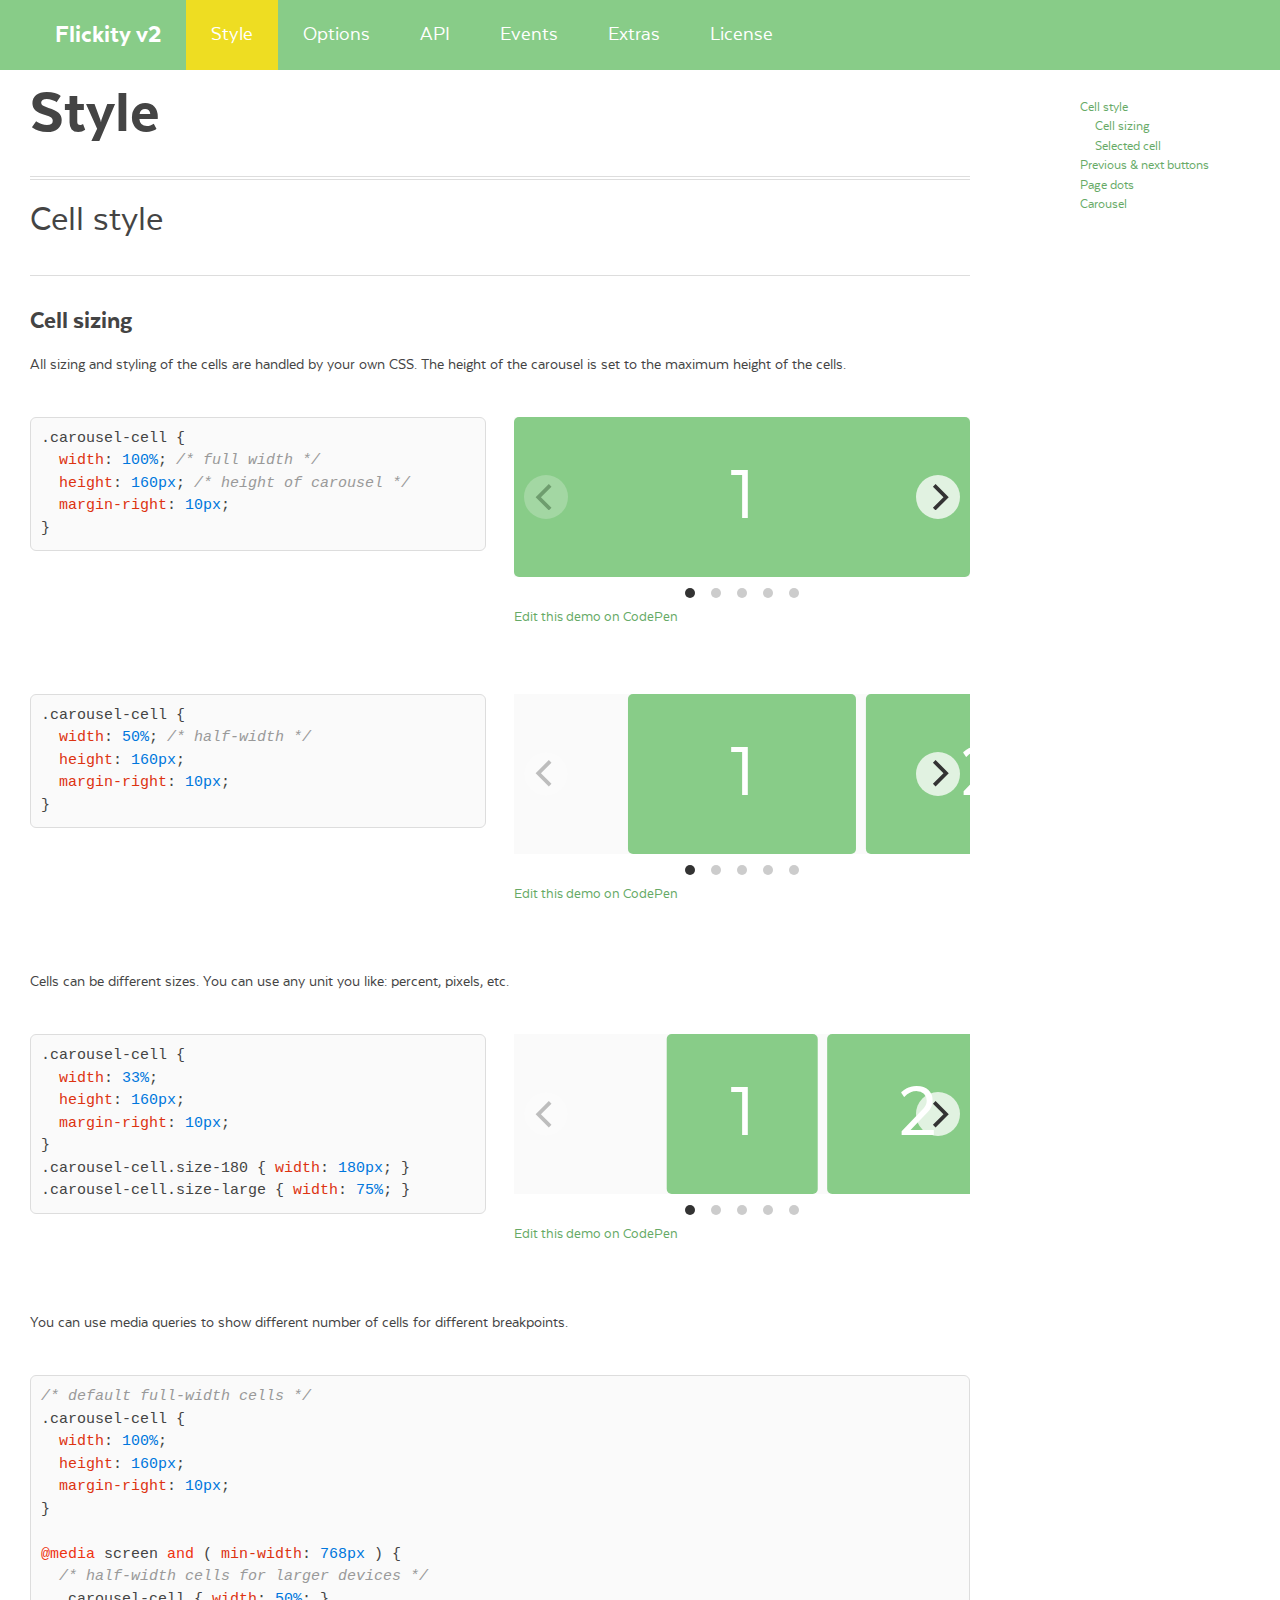
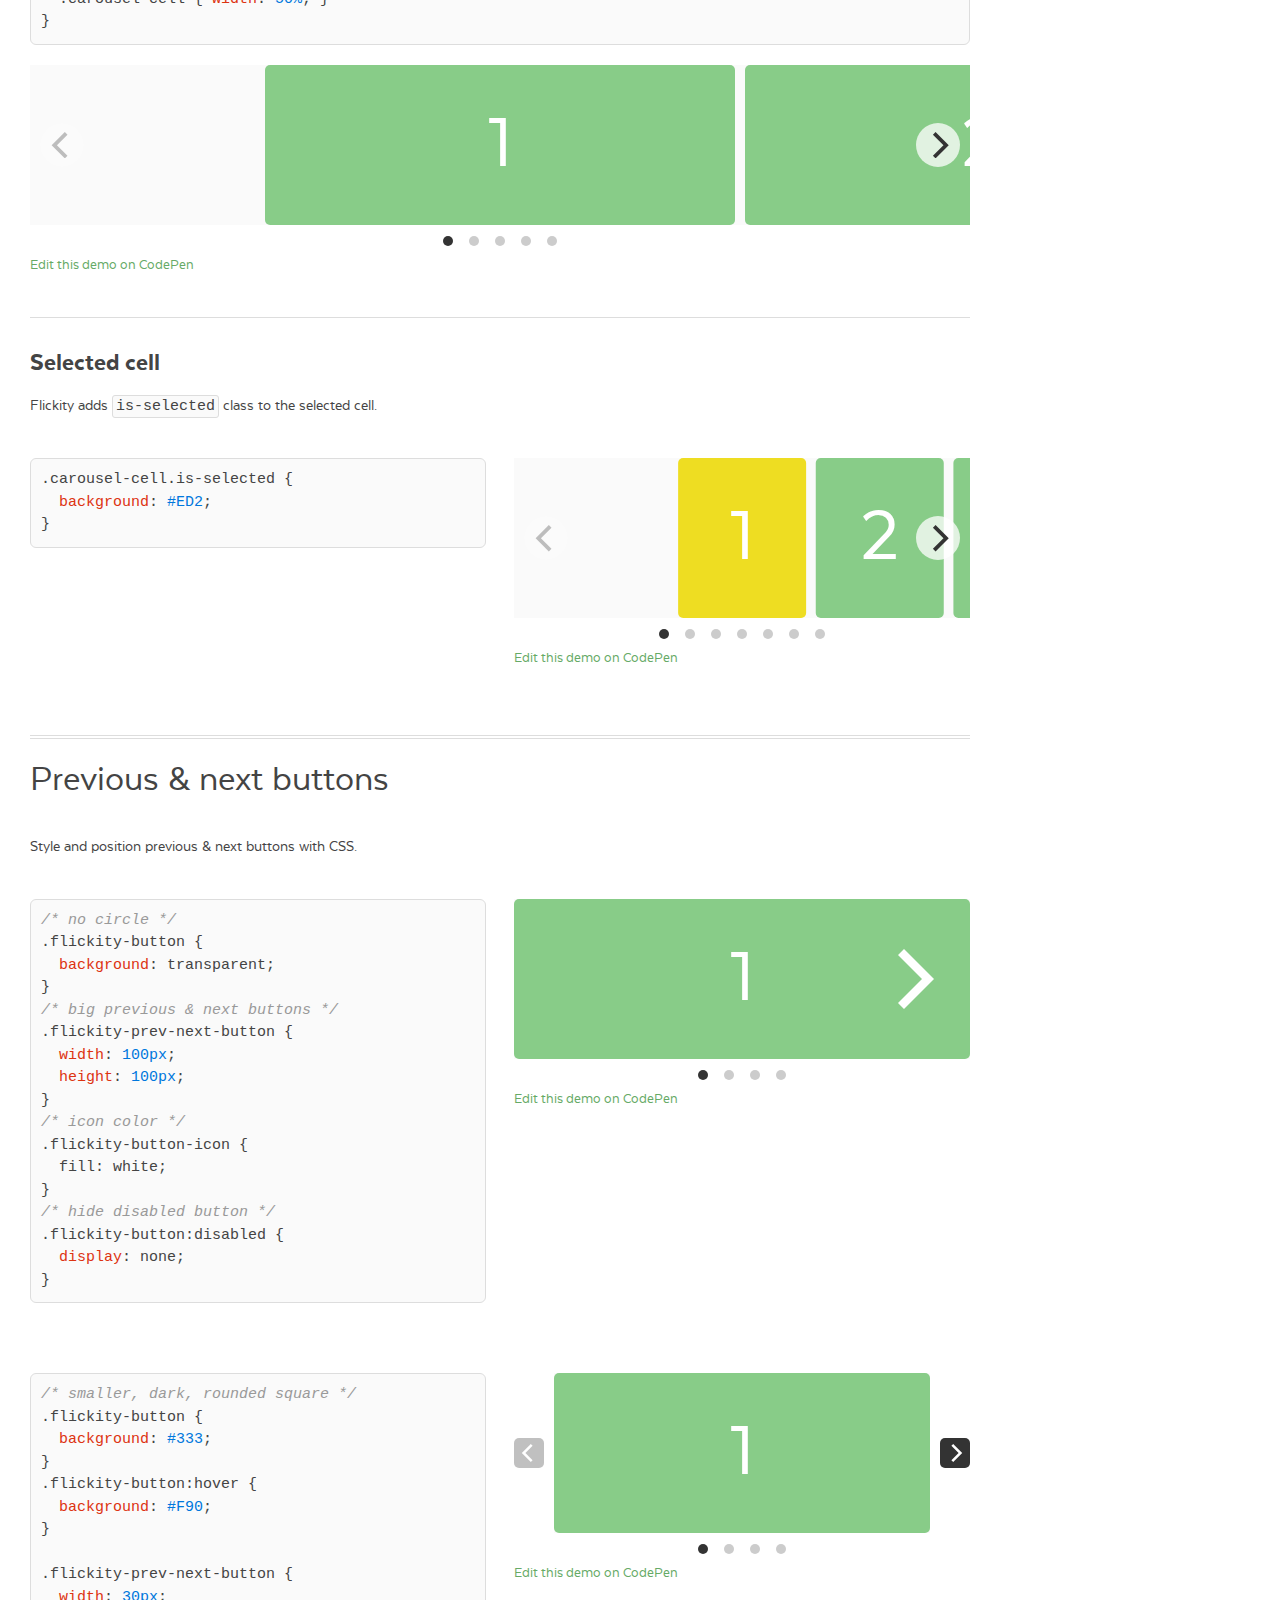
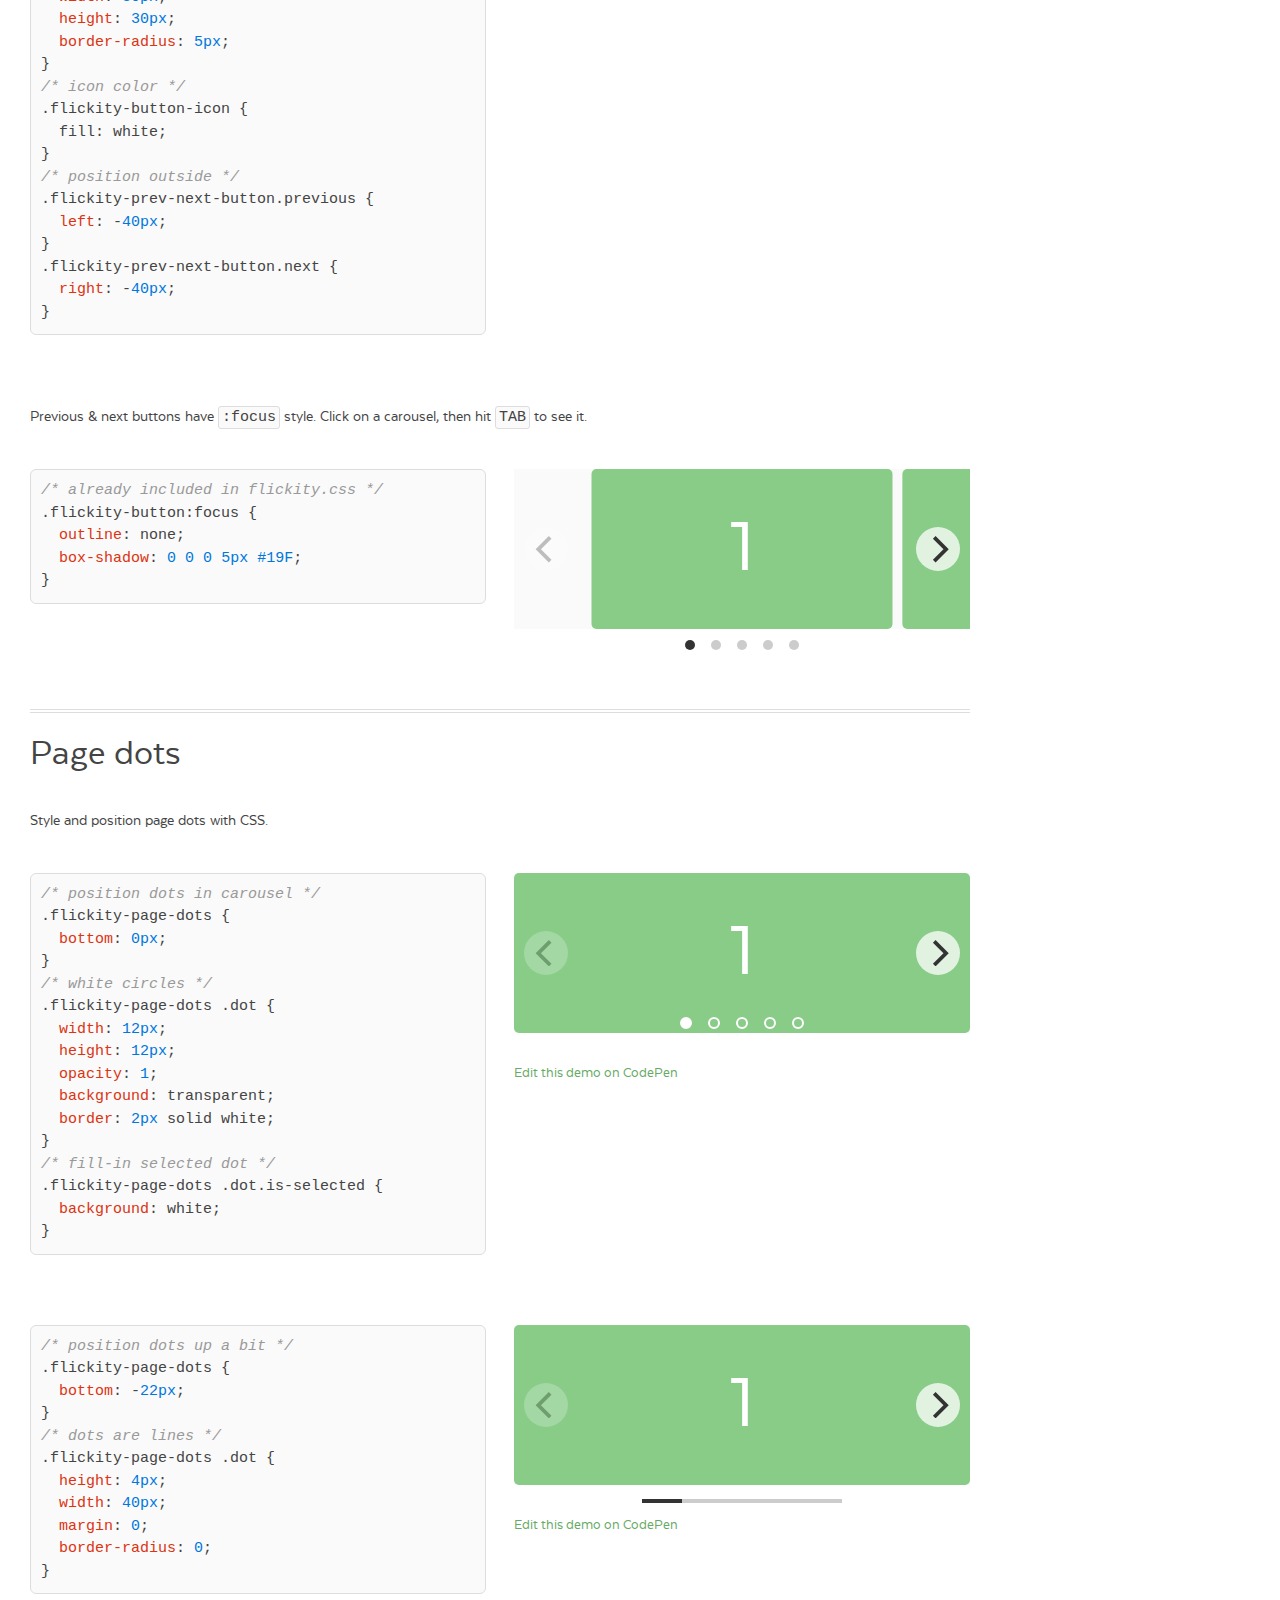
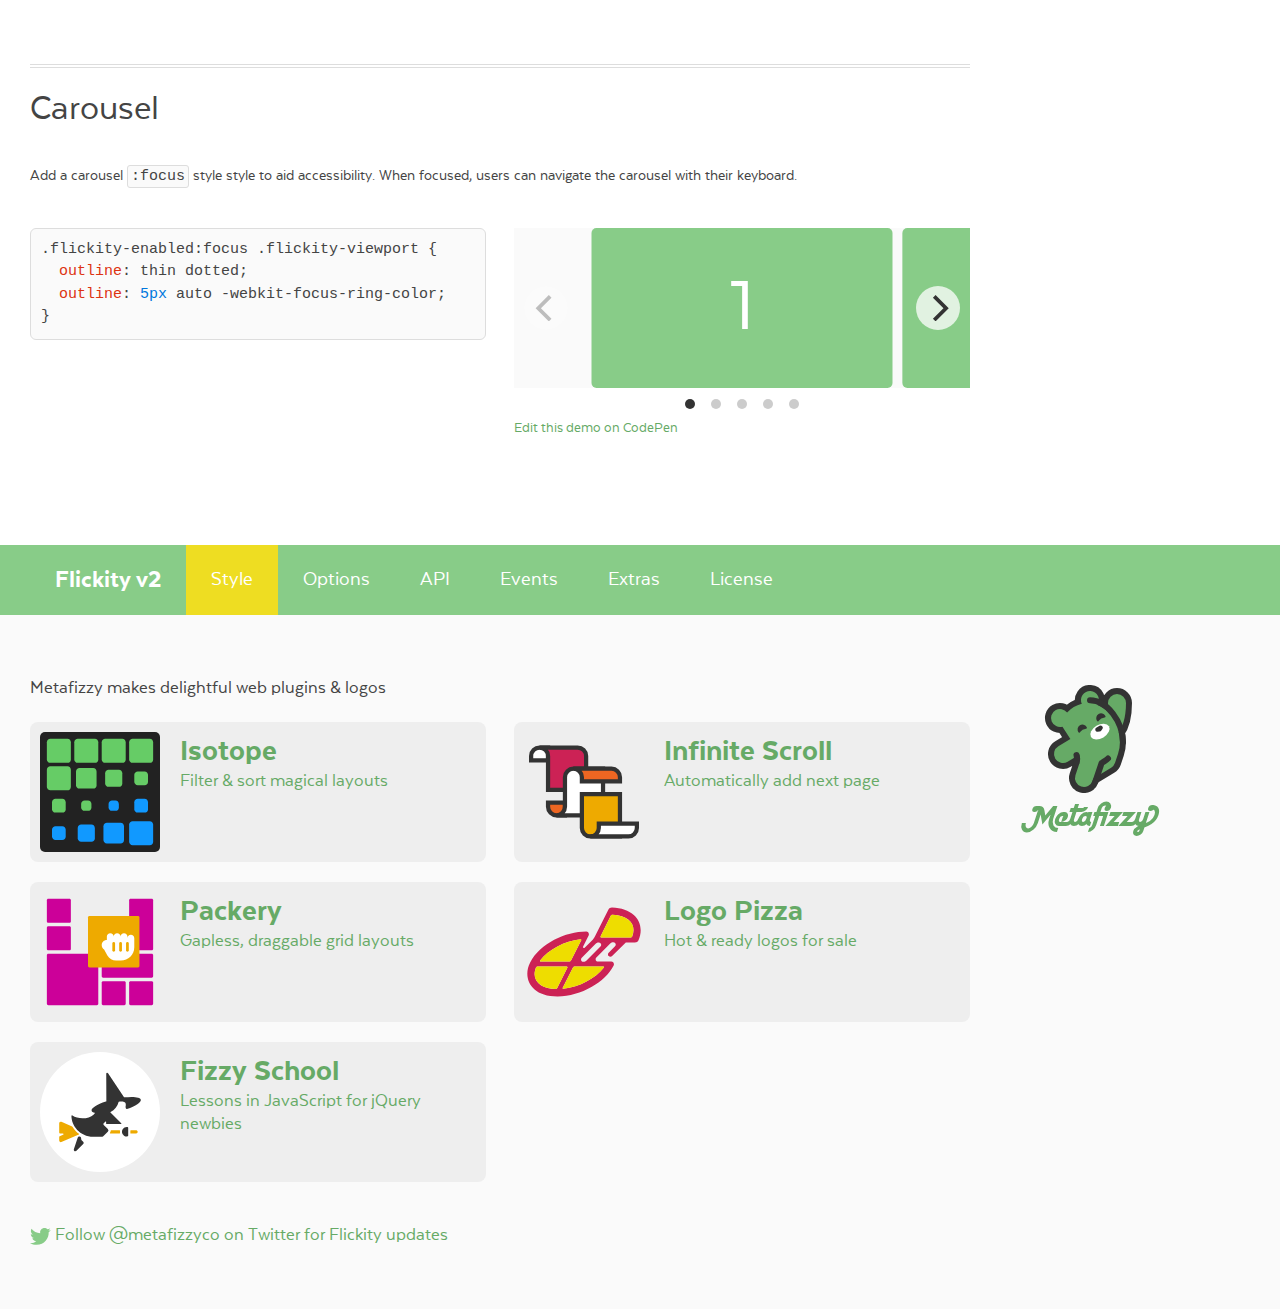
<file: docs/style.html>
<!DOCTYPE html><html lang="en" class="export"><head>
  <meta charset="utf-8">
  <meta name="description" content="Touch, responsive, flickable carousels">
  <meta name="viewport" content="width=device-width">

  <title>Flickity v2 · Style</title>

    <link rel="stylesheet" href="css/flickity-docs.css?6" media="screen">

  <meta name="twitter:card" content="summary">
  <meta name="twitter:site" content="@metafizzyco">
  <meta name="twitter:url" content="https://flickity.metafizzy.co/style.html">
  <meta name="twitter:title" content="Flickity Style">
  <meta name="twitter:description" content="Touch, responsive, flickable carousels">

</head>
<body class="page--style">


<nav class="site-nav">
  <div class="container">
    <ul class="site-nav__list">
      <li class="site-nav__item site-nav__item--homepage"><a href=".">Flickity v2</a></li>
      <li class="site-nav__item site-nav__item--style"><a href="style.html">Style</a></li>
      <li class="site-nav__item site-nav__item--options"><a href="options.html">Options</a></li>
      <li class="site-nav__item site-nav__item--api"><a href="api.html">API</a></li>
      <li class="site-nav__item site-nav__item--events"><a href="events.html">Events</a></li>
      <li class="site-nav__item site-nav__item--extras"><a href="extras.html">Extras</a></li>
      <li class="site-nav__item site-nav__item--license"><a href="license.html">License</a></li>
    </ul>
  </div>
</nav>


<div class="main">
  <div class="container">
      <h1 class="page-title">Style</h1>


    <ul class="page-nav" data-js="page-nav">
<li class="page-nav__item page-nav__item--h2">
        <a href="#cell-style">Cell style</a>
      </li><li class="page-nav__item page-nav__item--h3">
        <a href="#cell-sizing">Cell sizing</a>
      </li><li class="page-nav__item page-nav__item--h3">
        <a href="#selected-cell">Selected cell</a>
      </li><li class="page-nav__item page-nav__item--h2">
        <a href="#previous-next-buttons">Previous &amp; next buttons</a>
      </li><li class="page-nav__item page-nav__item--h2">
        <a href="#page-dots">Page dots</a>
      </li><li class="page-nav__item page-nav__item--h2">
        <a href="#carousel">Carousel</a>
      </li></ul>


<h2 id="cell-style">Cell style</h2>

<h3 id="cell-sizing">Cell sizing</h3>

<p>All sizing and styling of the cells are handled by your own CSS. The height of the carousel is set to the maximum height of the cells.</p>

<div class="example duo">
  <div class="example__code duo__cell"><pre><code class=" css
"><span class="selector-class">.carousel-cell</span> {
  <span class="attribute">width</span>: <span class="number">100%</span>; <span class="comment">/* full width */</span>
  <span class="attribute">height</span>: <span class="number">160px</span>; <span class="comment">/* height of carousel */</span>
  <span class="attribute">margin-right</span>: <span class="number">10px</span>;
}
</code></pre>
  </div>
  <div class="example__demo duo__cell">
    <div class="carousel carousel--full-width" data-flickity="">
      <div class="carousel-cell"></div>
      <div class="carousel-cell"></div>
      <div class="carousel-cell"></div>
      <div class="carousel-cell"></div>
      <div class="carousel-cell"></div>
    </div>
    <p class="edit-demo">
        <a href="https://codepen.io/desandro/pen/dPdyJK">Edit this demo on CodePen</a>
    </p>
  </div>
</div>

<div class="example duo">
  <div class="example__code duo__cell"><pre><code class=" css
"><span class="selector-class">.carousel-cell</span> {
  <span class="attribute">width</span>: <span class="number">50%</span>; <span class="comment">/* half-width */</span>
  <span class="attribute">height</span>: <span class="number">160px</span>;
  <span class="attribute">margin-right</span>: <span class="number">10px</span>;
}
</code></pre>
  </div>
  <div class="example__demo duo__cell">
    <div class="carousel carousel--half-width" data-flickity="">
      <div class="carousel-cell"></div>
      <div class="carousel-cell"></div>
      <div class="carousel-cell"></div>
      <div class="carousel-cell"></div>
      <div class="carousel-cell"></div>
    </div>
    <p class="edit-demo">
        <a href="https://codepen.io/desandro/pen/gbvOvy">Edit this demo on CodePen</a>
    </p>
  </div>
</div>

<p>Cells can be different sizes. You can use any unit you like: percent, pixels, etc.</p>

<div class="example duo">
  <div class="example__code duo__cell"><pre><code class=" css
"><span class="selector-class">.carousel-cell</span> {
  <span class="attribute">width</span>: <span class="number">33%</span>;
  <span class="attribute">height</span>: <span class="number">160px</span>;
  <span class="attribute">margin-right</span>: <span class="number">10px</span>;
}
<span class="selector-class">.carousel-cell</span><span class="selector-class">.size-180</span> { <span class="attribute">width</span>: <span class="number">180px</span>; }
<span class="selector-class">.carousel-cell</span><span class="selector-class">.size-large</span> { <span class="attribute">width</span>: <span class="number">75%</span>; }
</code></pre>
  </div>
  <div class="example__demo duo__cell">
    <div class="carousel carousel--various-widths" data-flickity="">
      <div class="carousel-cell"></div>
      <div class="carousel-cell size-180"></div>
      <div class="carousel-cell size-large"></div>
      <div class="carousel-cell"></div>
      <div class="carousel-cell size-large"></div>
    </div>
    <p class="edit-demo">
        <a href="https://codepen.io/desandro/pen/raJNdm">Edit this demo on CodePen</a>
    </p>
  </div>
</div>

<p>You can use media queries to show different number of cells for different breakpoints.</p>

<div class="example">
  <div class="example__code"><pre><code class=" css
"><span class="comment">/* default full-width cells */</span>
<span class="selector-class">.carousel-cell</span> {
  <span class="attribute">width</span>: <span class="number">100%</span>;
  <span class="attribute">height</span>: <span class="number">160px</span>;
  <span class="attribute">margin-right</span>: <span class="number">10px</span>;
}

<span class="keyword">@media</span> screen <span class="keyword">and</span> ( <span class="attribute">min-width</span>: <span class="number">768px</span> ) {
  <span class="comment">/* half-width cells for larger devices */</span>
  <span class="selector-class">.carousel-cell</span> { <span class="attribute">width</span>: <span class="number">50%</span>; }
}
</code></pre>
  </div>
  <div class="example__demo">
    <div class="carousel carousel--media-queried" data-flickity="">
      <div class="carousel-cell"></div>
      <div class="carousel-cell"></div>
      <div class="carousel-cell"></div>
      <div class="carousel-cell"></div>
      <div class="carousel-cell"></div>
    </div>
    <p class="edit-demo">
        <a href="https://codepen.io/desandro/pen/azqbGV">Edit this demo on CodePen</a>
    </p>
  </div>
</div>

<h3 id="selected-cell">Selected cell</h3>

<p>Flickity adds <code>is-selected</code> class to the selected cell.</p>

<div class="example duo">
  <div class="example__code duo__cell"><pre><code class=" css
"><span class="selector-class">.carousel-cell</span><span class="selector-class">.is-selected</span> {
  <span class="attribute">background</span>: <span class="number">#ED2</span>;
}
</code></pre>
  </div>
  <div class="example__demo duo__cell">
    <div class="carousel carousel--selected-cell carousel--show-several" data-flickity="">
      <div class="carousel-cell"></div>
      <div class="carousel-cell"></div>
      <div class="carousel-cell"></div>
      <div class="carousel-cell"></div>
      <div class="carousel-cell"></div>
      <div class="carousel-cell"></div>
      <div class="carousel-cell"></div>
    </div>
    <p class="edit-demo">
        <a href="https://codepen.io/desandro/pen/YPezvR">Edit this demo on CodePen</a>
    </p>
  </div>
</div>


<h2 id="previous-next-buttons">Previous &amp; next buttons</h2>

<p>Style and position previous &amp; next buttons with CSS.</p>

<div class="example duo">
  <div class="example__code duo__cell"><pre><code class=" css
"><span class="comment">/* no circle */</span>
<span class="selector-class">.flickity-button</span> {
  <span class="attribute">background</span>: transparent;
}
<span class="comment">/* big previous &amp; next buttons */</span>
<span class="selector-class">.flickity-prev-next-button</span> {
  <span class="attribute">width</span>: <span class="number">100px</span>;
  <span class="attribute">height</span>: <span class="number">100px</span>;
}
<span class="comment">/* icon color */</span>
<span class="selector-class">.flickity-button-icon</span> {
  fill: white;
}
<span class="comment">/* hide disabled button */</span>
<span class="selector-class">.flickity-button</span><span class="selector-pseudo">:disabled</span> {
  <span class="attribute">display</span>: none;
}
</code></pre>
  </div>
  <div class="example__demo duo__cell">
    <div class="carousel carousel--full-width carousel--prev-next-big-arrow" data-flickity="">
      <div class="carousel-cell"></div>
      <div class="carousel-cell"></div>
      <div class="carousel-cell"></div>
      <div class="carousel-cell"></div>
    </div>
    <p class="edit-demo">
        <a href="https://codepen.io/desandro/pen/EaQxpb">Edit this demo on CodePen</a>
    </p>
  </div>
</div>

<div class="example duo">
  <div class="example__code duo__cell"><pre><code class=" css
"><span class="comment">/* smaller, dark, rounded square */</span>
<span class="selector-class">.flickity-button</span> {
  <span class="attribute">background</span>: <span class="number">#333</span>;
}
<span class="selector-class">.flickity-button</span><span class="selector-pseudo">:hover</span> {
  <span class="attribute">background</span>: <span class="number">#F90</span>;
}

<span class="selector-class">.flickity-prev-next-button</span> {
  <span class="attribute">width</span>: <span class="number">30px</span>;
  <span class="attribute">height</span>: <span class="number">30px</span>;
  <span class="attribute">border-radius</span>: <span class="number">5px</span>;
}
<span class="comment">/* icon color */</span>
<span class="selector-class">.flickity-button-icon</span> {
  fill: white;
}
<span class="comment">/* position outside */</span>
<span class="selector-class">.flickity-prev-next-button</span><span class="selector-class">.previous</span> {
  <span class="attribute">left</span>: -<span class="number">40px</span>;
}
<span class="selector-class">.flickity-prev-next-button</span><span class="selector-class">.next</span> {
  <span class="attribute">right</span>: -<span class="number">40px</span>;
}
</code></pre>
  </div>
  <div class="example__demo duo__cell">
    <div class="carousel carousel--full-width carousel--prev-next-small-outside" data-flickity="">
      <div class="carousel-cell"></div>
      <div class="carousel-cell"></div>
      <div class="carousel-cell"></div>
      <div class="carousel-cell"></div>
    </div>
    <p class="edit-demo">
        <a href="https://codepen.io/desandro/pen/zxRYMP">Edit this demo on CodePen</a>
    </p>
  </div>
</div>

<p>Previous &amp; next buttons have <code>:focus</code> style. Click on a carousel, then hit <kbd>TAB</kbd> to see it.</p>

<div class="example duo">
  <div class="example__code duo__cell"><pre><code class=" css
"><span class="comment">/* already included in flickity.css */</span>
<span class="selector-class">.flickity-button</span><span class="selector-pseudo">:focus</span> {
  <span class="attribute">outline</span>: none;
  <span class="attribute">box-shadow</span>: <span class="number">0</span> <span class="number">0</span> <span class="number">0</span> <span class="number">5px</span> <span class="number">#19F</span>;
}
</code></pre>
  </div>
  <div class="example__demo duo__cell">
    <div class="carousel" data-flickity="">
      <div class="carousel-cell"></div>
      <div class="carousel-cell"></div>
      <div class="carousel-cell"></div>
      <div class="carousel-cell"></div>
      <div class="carousel-cell"></div>
    </div>
  </div>
</div>


<h2 id="page-dots">Page dots</h2>

<p>Style and position page dots with CSS.</p>

<div class="example duo">
  <div class="example__code duo__cell"><pre><code class=" css
"><span class="comment">/* position dots in carousel */</span>
<span class="selector-class">.flickity-page-dots</span> {
  <span class="attribute">bottom</span>: <span class="number">0px</span>;
}
<span class="comment">/* white circles */</span>
<span class="selector-class">.flickity-page-dots</span> <span class="selector-class">.dot</span> {
  <span class="attribute">width</span>: <span class="number">12px</span>;
  <span class="attribute">height</span>: <span class="number">12px</span>;
  <span class="attribute">opacity</span>: <span class="number">1</span>;
  <span class="attribute">background</span>: transparent;
  <span class="attribute">border</span>: <span class="number">2px</span> solid white;
}
<span class="comment">/* fill-in selected dot */</span>
<span class="selector-class">.flickity-page-dots</span> <span class="selector-class">.dot</span><span class="selector-class">.is-selected</span> {
  <span class="attribute">background</span>: white;
}
</code></pre>
  </div>
  <div class="example__demo duo__cell">
    <div class="carousel carousel--full-width carousel--o-dots" data-flickity="">
      <div class="carousel-cell"></div>
      <div class="carousel-cell"></div>
      <div class="carousel-cell"></div>
      <div class="carousel-cell"></div>
      <div class="carousel-cell"></div>
    </div>
    <p class="edit-demo">
        <a href="https://codepen.io/desandro/pen/EaQaYL">Edit this demo on CodePen</a>
    </p>
  </div>
</div>

<div class="example duo">
  <div class="example__code duo__cell"><pre><code class=" css
"><span class="comment">/* position dots up a bit */</span>
<span class="selector-class">.flickity-page-dots</span> {
  <span class="attribute">bottom</span>: -<span class="number">22px</span>;
}
<span class="comment">/* dots are lines */</span>
<span class="selector-class">.flickity-page-dots</span> <span class="selector-class">.dot</span> {
  <span class="attribute">height</span>: <span class="number">4px</span>;
  <span class="attribute">width</span>: <span class="number">40px</span>;
  <span class="attribute">margin</span>: <span class="number">0</span>;
  <span class="attribute">border-radius</span>: <span class="number">0</span>;
}
</code></pre>
  </div>
  <div class="example__demo duo__cell">
    <div class="carousel carousel--full-width carousel--line-dots" data-flickity="">
      <div class="carousel-cell"></div>
      <div class="carousel-cell"></div>
      <div class="carousel-cell"></div>
      <div class="carousel-cell"></div>
      <div class="carousel-cell"></div>
    </div>
    <p class="edit-demo">
        <a href="https://codepen.io/desandro/pen/ByYyao">Edit this demo on CodePen</a>
    </p>
  </div>
</div>


<h2 id="carousel">Carousel</h2>

<p>Add a carousel <code>:focus</code> style style to aid accessibility. When focused, users can navigate the carousel with their keyboard.</p>

<div class="example duo">
  <div class="example__code duo__cell"><pre><code class=" css
"><span class="selector-class">.flickity-enabled</span><span class="selector-pseudo">:focus</span> <span class="selector-class">.flickity-viewport</span> {
  <span class="attribute">outline</span>: thin dotted;
  <span class="attribute">outline</span>: <span class="number">5px</span> auto -webkit-focus-ring-color;
}
</code></pre>
  </div>
  <div class="example__demo duo__cell">
    <div class="carousel carousel--carousel-focus" data-flickity="">
      <div class="carousel-cell"></div>
      <div class="carousel-cell"></div>
      <div class="carousel-cell"></div>
      <div class="carousel-cell"></div>
      <div class="carousel-cell"></div>
    </div>
    <p class="edit-demo">
        <a href="https://codepen.io/desandro/pen/RNQOGm">Edit this demo on CodePen</a>
    </p>
  </div>
</div>


  </div>
</div>

<nav class="site-nav">
  <div class="container">
    <ul class="site-nav__list">
      <li class="site-nav__item site-nav__item--homepage"><a href=".">Flickity v2</a></li>
      <li class="site-nav__item site-nav__item--style"><a href="style.html">Style</a></li>
      <li class="site-nav__item site-nav__item--options"><a href="options.html">Options</a></li>
      <li class="site-nav__item site-nav__item--api"><a href="api.html">API</a></li>
      <li class="site-nav__item site-nav__item--events"><a href="events.html">Events</a></li>
      <li class="site-nav__item site-nav__item--extras"><a href="extras.html">Extras</a></li>
      <li class="site-nav__item site-nav__item--license"><a href="license.html">License</a></li>
    </ul>
  </div>
</nav>

<footer class="site-footer">

  <div class="container">

    <p class="site-footer__copy">Metafizzy makes delightful web plugins &amp; logos</p>

    <div class="showcase">
    
      <ul class="showcase-item-list">
          <li class="showcase-item">
            <a class="showcase-item__link" href="https://isotope.metafizzy.co">
              <div class="showcase-item__image">
                  <svg class="isotope-illo" xmlns="http://www.w3.org/2000/svg" viewBox="0 0 350 350" width="100" height="100">
                    <path class="isotope-illo__color1" fill="#6C6" d="M80 170H30c-6 0-10-5-10-10v-50c0-6 5-10 10-10h50c6 0 10 5 10 10v50C90 166 86 170 80 170z"></path>
                    <path class="isotope-illo__color1" fill="#6C6" d="M80 90H30c-6 0-10-5-10-10V30c0-6 5-10 10-10h50c6 0 10 5 10 10v50C90 86 86 90 80 90z"></path>
                    <path class="isotope-illo__color1" fill="#6C6" d="M160 90h-50c-6 0-10-5-10-10V30c0-6 5-10 10-10h50c6 0 10 5 10 10v50C170 86 166 90 160 90z"></path>
                    <path class="isotope-illo__color1" fill="#6C6" d="M240 90h-50c-6 0-10-5-10-10V30c0-6 5-10 10-10h50c6 0 10 5 10 10v50C250 86 246 90 240 90z"></path>
                    <path class="isotope-illo__color1" fill="#6C6" d="M320 90h-50c-6 0-10-5-10-10V30c0-6 5-10 10-10h50c6 0 10 5 10 10v50C330 86 326 90 320 90z"></path>
                    <path class="isotope-illo__color1" fill="#6C6" d="M155 165h-40c-6 0-10-5-10-10v-40c0-6 5-10 10-10h40c6 0 10 5 10 10v40 C165 161 161 165 155 165z"></path>
                    <path class="isotope-illo__color1" fill="#6C6" d="M230 160h-30c-6 0-10-5-10-10v-30c0-6 5-10 10-10h30c6 0 10 5 10 10v30 C240 156 236 160 230 160z"></path>
                    <path class="isotope-illo__color1" fill="#6C6" d="M305 155h-20c-6 0-10-5-10-10v-20c0-6 5-10 10-10h20c6 0 10 5 10 10v20 C315 151 311 155 305 155z"></path>
                    <path class="isotope-illo__color1" fill="#6C6" d="M65 235H45c-6 0-10-5-10-10v-20c0-6 5-10 10-10h20c6 0 10 5 10 10v20C75 231 71 235 65 235z"></path>
                    <path class="isotope-illo__color1" fill="#6C6" d="M140 230h-10c-6 0-10-5-10-10v-10c0-6 5-10 10-10h10c6 0 10 5 10 10v10 C150 226 146 230 140 230z"></path>
                    <path class="isotope-illo__color2" fill="#19F" d="M305 235h-20c-6 0-10-5-10-10v-20c0-6 5-10 10-10h20c6 0 10 5 10 10v20 C315 231 311 235 305 235z"></path>
                    <path class="isotope-illo__color2" fill="#19F" d="M65 315H45c-6 0-10-5-10-10v-20c0-6 5-10 10-10h20c6 0 10 5 10 10v20C75 311 71 315 65 315z"></path>
                    <path class="isotope-illo__color2" fill="#19F" d="M150 320h-30c-6 0-10-5-10-10v-30c0-6 5-10 10-10h30c6 0 10 5 10 10v30 C160 316 156 320 150 320z"></path>
                    <path class="isotope-illo__color2" fill="#19F" d="M220 230h-10c-6 0-10-5-10-10v-10c0-6 5-10 10-10h10c6 0 10 5 10 10v10 C230 226 226 230 220 230z"></path>
                    <path class="isotope-illo__color2" fill="#19F" d="M235 325h-40c-6 0-10-5-10-10v-40c0-6 5-10 10-10h40c6 0 10 5 10 10v40 C245 321 241 325 235 325z"></path>
                    <path class="isotope-illo__color2" fill="#19F" d="M320 330h-50c-6 0-10-5-10-10v-50c0-6 5-10 10-10h50c6 0 10 5 10 10v50 C330 326 326 330 320 330z"></path>
                  </svg>
              </div>
              <div class="showcase-item__text">
                <h3 class="showcase-item__title">Isotope</h3>
                <p class="showcase-item__description">Filter &amp; sort magical layouts</p>
              </div>
            </a>
          </li>
    
          <li class="showcase-item">
            <a class="showcase-item__link" href="https://infinite-scroll.com">
              <div class="showcase-item__image">
                  <svg class="infinite-scroll-illo" xmlns="http://www.w3.org/2000/svg" viewBox="0 0 520 520" width="200" height="200">
                    <path class="infinite-scroll-illo__page infinite-scroll-illo__page--back" d="M90,110H10V90c0-22,18-40,40-40h40V110z"></path>
                    <path class="infinite-scroll-illo__page infinite-scroll-illo__page--front1" d="M270,90L270,90c0-22-18-40-40-40h0H50h0c22,0,40,18,40,40v0v0v160h180V90z"></path>
                    <path class="infinite-scroll-illo__page infinite-scroll-illo__page--front2" d="M170,330v-20H90v20v0c0,22,18,40,40,40h0h40V330z"></path>
                    <path class="infinite-scroll-illo__page infinite-scroll-illo__page--back" d="M350,150H210c-22,0-40,18-40,40v140v0c0,22-18,40-40,40h0h220V150z"></path>
                    <path class="infinite-scroll-illo__page infinite-scroll-illo__page--front3" d="M430,470V270H250v160c0,22,18,40,40,40H430z"></path>
                    <path class="infinite-scroll-illo__page infinite-scroll-illo__page--front2" d="M250,190v20h180v-20c0-22-18-40-40-40H210h0C232,150,250,168,250,190L250,190z"></path>
                    <path class="infinite-scroll-illo__page infinite-scroll-illo__page--back" d="M330,410v20v0c0,22-18,40-40,40h0h180c22,0,40-18,40-40v-20H330z"></path>
                  </svg>
              </div>
              <div class="showcase-item__text">
                <h3 class="showcase-item__title">Infinite Scroll</h3>
                <p class="showcase-item__description">Automatically add next page</p>
              </div>
            </a>
          </li>
    
    
          <li class="showcase-item">
            <a class="showcase-item__link" href="https://packery.metafizzy.co">
              <div class="showcase-item__image">
                  <svg class="packery-illo" xmlns="http://www.w3.org/2000/svg" viewBox="0 0 700 700" width="100" height="100">
                    <path class="packery-illo__item" fill="#C09" d="M172 180H48c-4 0-8-4-8-8V48c0-4 4-8 8-8h124c4 0 8 4 8 8v124C180 176 176 180 172 180z"></path>
                    <path class="packery-illo__item" fill="#C09" d="M172 340H48c-4 0-8-4-8-8V208c0-4 4-8 8-8h124c4 0 8 4 8 8v124C180 336 176 340 172 340z"></path>
                    <path class="packery-illo__item" fill="#C09" d="M492 660H368c-4 0-8-4-8-8V528c0-4 4-8 8-8h124c4 0 8 4 8 8v124C500 656 496 660 492 660z"></path>
                    <path class="packery-illo__item" fill="#C09" d="M652 660H528c-4 0-8-4-8-8V528c0-4 4-8 8-8h124c4 0 8 4 8 8v124C660 656 656 660 652 660z"></path>
                    <path class="packery-illo__item" fill="#C09" d="M652 500H368c-4 0-8-4-8-8V368c0-4 4-8 8-8h284c4 0 8 4 8 8v124C660 496 656 500 652 500z"></path>
                    <path class="packery-illo__item" fill="#C09" d="M332 660H48c-4 0-8-4-8-8V368c0-4 4-8 8-8h284c4 0 8 4 8 8v284C340 656 336 660 332 660z"></path>
                    <path class="packery-illo__item" fill="#C09" d="M652 340H528c-4 0-8-4-8-8V48c0-4 4-8 8-8h124c4 0 8 4 8 8v284C660 336 656 340 652 340z"></path>
                    <path class="packery-illo__draggie" fill="#EA0" d="M572 440H288c-4 0-8-4-8-8V148c0-4 4-8 8-8h284c4 0 8 4 8 8v284C580 436 576 440 572 440z"></path>
                    <g>
                      <path class="packery-illo__hand" fill="white" d="M530 250c-11 0-20 9-20 20v-10c0-11-9-20-20-20s-20 9-20 20c0-11-9-20-20-20s-20 9-20 20c0-11-9-20-20-20
                        s-20 9-20 20v20c-17 0-30 13-30 30c0 11 6 20 14 25l19 35c10 18 30 30 51 30h28
                        c43 0 78-35 78-78V270C550 259 541 250 530 250z"></path>
                      <line class="packery-illo__hand-line" stroke="#EA0" fill="none" stroke-width="16" stroke-linecap="round" x1="430" y1="300" x2="430" y2="340"></line>
                      <line class="packery-illo__hand-line" stroke="#EA0" fill="none" stroke-width="16" stroke-linecap="round" x1="470" y1="300" x2="470" y2="340"></line>
                      <line class="packery-illo__hand-line" stroke="#EA0" fill="none" stroke-width="16" stroke-linecap="round" x1="510" y1="300" x2="510" y2="340"></line>
                    </g>
                  </svg>
              </div>
              <div class="showcase-item__text">
                <h3 class="showcase-item__title">Packery</h3>
                <p class="showcase-item__description">Gapless, draggable grid layouts</p>
              </div>
            </a>
          </li>
    
          <li class="showcase-item">
            <a class="showcase-item__link" href="http://logo.pizza">
              <div class="showcase-item__image">
                  <svg class="logo-pizza-illo" xmlns="http://www.w3.org/2000/svg" viewBox="0 0 700 700" width="100" height="100">
                    <path class="logo-pizza-illo__outline" fill="#C25" d="M513 91c-9-0-17 5-21 12l-80 160c-3 5-6 10-11 15l-47 47
                      c-5 5-12-1-9-7l32-64c5-11-2-23-14-23h-0c-121 0-268 70-327 180
                      C-9 497 35 609 196 609c138 0 279-85 327-180v0c5-11-2-23-14-23h-77c-13 0-19-15-10-24
                      l81-81c5-5 11-8 18-8l0 0c13 0 19 15 10 24L494 354c-6 6-6 14 0 20c3 3 6 4 10 4
                      c4 0 7-1 10-4l80-80h53c9 0 17-5 21-13C707 190 656 97 513 91z M334 281l-59 117
                      c-2 5-7 8-13 8H97c-4 0-6-4-3-7c49-64 143-114 236-124C333 275 335 278 334 281z
                       M70 441c2-4 6-7 10-7h168c4 0 7 4 5 8l-59 118c-2 4-6 6-11 6
                      C106 565 38 521 70 441z M466 441c-49 64-143 114-236 124c-3 0-6-3-4-6l59-117
                      c2-5 7-8 13-8h166C466 434 468 438 466 441z M446 318l-81 81c-5 5-11 8-18 8l0 0
                      c-13 0-19-15-10-24l81-81c5-5 11-8 18-8l0 0C449 294 455 309 446 318z M447 258L506 139
                      c2-4 6-7 11-6c101 7 140 60 114 126c-2 4-6 7-10 7H452C448 266 445 262 447 258z"></path>
                    <path class="logo-pizza-illo__slice" fill="#ED0" d="M334 281l-59 117c-2 5-7 8-13 8H97c-4 0-6-4-3-7
                      c49-64 143-114 236-124C333 275 335 278 334 281z"></path>
                    <path class="logo-pizza-illo__slice" fill="#ED0" d="M70 441c2-4 6-7 10-7h168c4 0 7 4 5 8l-59 118c-2 4-6 6-11 6
                      C106 565 38 521 70 441z"></path>
                    <path class="logo-pizza-illo__slice" fill="#ED0" d="M466 441c-49 64-143 114-236 124c-3 0-6-3-4-6l59-117
                      c2-5 7-8 13-8h166C466 434 468 438 466 441z"></path>
                    <path class="logo-pizza-illo__slice" fill="#ED0" d="M447 258L506 139c2-4 6-7 11-6c101 7 140 60 114 126c-2 4-6 7-10 7H452
                      C448 266 445 262 447 258z"></path>
                  </svg>
              </div>
              <div class="showcase-item__text">
                <h3 class="showcase-item__title">Logo Pizza</h3>
                <p class="showcase-item__description">Hot &amp; ready logos for sale</p>
              </div>
            </a>
          </li>
    
          <li class="showcase-item">
            <a class="showcase-item__link" href="http://fizzy.school">
              <div class="showcase-item__image">
                  <svg class="witchie-logo" xmlns="http://www.w3.org/2000/svg" viewBox="0 0 1000 1000" width="200" height="200">
                    <circle class="witchie-logo__moon" fill="white" cx="500" cy="500" r="500"></circle>
                    <path class="witchie-logo__broom" fill="#EA0" d="M582 675a35 35 0 0 0 8-20 3 3 0 0 1 3-2h71a3 3 0 0 1 3 3 59 59 0 0 0 0 20 3 3 0 0 1-3 3h-79A3 3 0 0 1 582 675Zm219 4a13 13 0 0 0 13-14c-1-7-7-12-14-12h-44a3 3 0 0 0-3 3v21a3 3 0 0 0 3 3ZM299 660a203 203 0 0 1-27-36 8 8 0 0 0-4-3L178 582a13 13 0 0 0-18 12v77a8 8 0 0 0 8 8h22a5 5 0 0 1 2 10L164 703a8 8 0 0 0-4 7v28a13 13 0 0 0 18 12l146-63a3 3 0 0 0 1-5A197 197 0 0 1 299 660Z"></path>
                    <path class="witchie-logo__dress" fill="#333" d="M326 705h4a13 13 0 0 1 13 13v8a13 13 0 0 0 4 9l13 13a13 13 0 0 1 0 19l-56 56c-10 10-26-0-22-13L314 714A13 13 0 0 1 326 705Zm397-79c-27 0-47 26-37 54 3 7 11 16 17 19a42 42 0 0 0 19 5 38 38 0 0 0 7-1 8 8 0 0 0 6-8v-62a8 8 0 0 0-6-8 38 38 0 0 0-7-1M840 397c-3-15-33-23-77-23a521 521 0 0 0-59 4 5 5 0 0 1-5-2L567 177a8 8 0 0 0-7-4 8 8 0 0 0-8 8l1 227a5 5 0 0 1-4 5c-74 24-123 55-119 76 2 8 11 14 26 18a3 3 0 0 1 1 4l-11 11c-20 20-56 30-92 30-31 0-63-8-84-23a5 5 0 0 0-3-1 5 5 0 0 0-5 5c0 78 68 173 183 173h75a10 10 0 0 0 7-3l38-38a16 16 0 0 0 0-23l-34-34a10 10 0 0 1 0-14l15-15a3 3 0 0 1 5 2v15a5 5 0 0 0 5 5H674a4 4 0 0 0 3-7l-90-90a3 3 0 0 1 1-4c34-19 59-49 67-84a3 3 0 0 1 2-2c6-1 12-1 17-1 22 0 37 5 39 14 1 6 3 11 2 17-5 17 1 31 8 31a6 6 0 0 0 2-0C797 448 845 419 840 397Z"></path>
                  </svg>
              </div>
              <div class="showcase-item__text">
                <h3 class="showcase-item__title">Fizzy School</h3>
                <p class="showcase-item__description">Lessons in JavaScript for jQuery newbies</p>
              </div>
            </a>
          </li>
    
      </ul> 
    
    </div>

    <p class="site-footer__copy">
      <a href="https://twitter.com/metafizzyco">
        <svg class="twitter-logo" xmlns="http://www.w3.org/2000/svg" viewBox="0 0 512 512" width="30" height="30">
          <path d="M512 97c-19 8-39 14-60 16 22-13 38-34 46-58-20 12-43 21-67 25-19-19-46-32-77-32-58 0-117 52-102 129-87-4-165-46-216-110-24 40-19 107 32 140-17 0-33-5-48-13v1c0 51 36 93 84 103-15 4-34 5-47 2 13 42 52 72 98 73-47 36-96 49-155 44 46 30 102 47 161 47 197 0 306-168 299-312 20-15 38-34 52-55z"></path>
        </svg>
        Follow @metafizzyco on Twitter for Flickity updates
      </a>
    </p>

    <div class="mfzy-brand">
      <a class="mfzy-brand__link" href="https://metafizzy.co">
        <svg class="mfzy-logo" xmlns="http://www.w3.org/2000/svg" xmlns:xlink="http://www.w3.org/1999/xlink" viewBox="0 0 144 144" width="36" height="36">
          <title>Metafizzy logo</title>
          <defs>
            <path id="mfzy-logo__body" d="M 120 24 a 12 12 0 0 0-24 0 a 72 72 0 0 1 -1 11
              a 40 40 0 0 0 -13 -8.5 A 12 12 0 1 0 61.1 25.1 c -8 2 -14 6 -19.6 11.6 
              A 12 12 0 1 0 35.3 55.5 L 45.8 72.1 l -16 9.6 A 12 12 0 0 0 42.2 102.3
              L 58 92.8 a 20 20 0 0 1 -0.2 11.9 l -5.2 15.5 a 12 12 0 0 0 22.8 7.6
              l 1.1 -3.3 l 23.7 -14.2 a 12 12 0 0 0 5.2 -6.5 l 4 -12 A 50 50 0 0 0 111.9 76
              a 52 52 0 0 0 -1.6 -12.8 C 115 57 120 44 120 24Z"></path>
            <path id="mfzy-logo__eye" d="M 0 6.5 a 6.5 6.5 0 0 1 13 0 c 0 3.5 -3 0.5 -6.5 0.5 s -6.5 3 -6.5 -0.5 Z"></path>
            <clipPath id="mfzy-logo__body-clip">
              <use xlink:href="#mfzy-logo__body"></use>
            </clipPath>
          </defs>
          <use class="mfzy-logo__body-outline" xlink:href="#mfzy-logo__body" fill="#333" stroke="#333" stroke-width="16"></use>
          <use class="mfzy-logo__body-fill" xlink:href="#mfzy-logo__body"></use>
          <g class="mfzy-logo__stripes" clip-path="url(#mfzy-logo__body-clip)">
            <rect fill="#E62" x="16" width="120" height="138"></rect>
            <path fill="#C25" d="M96 24L16 72V0h80v24z"></path>
            <path fill="#EA0" d="M116 70L16 130v-26l95-57 5 23z"></path>
            <path fill="#19F" d="M136 138H16v-8l120-72v80z"></path>
          </g>
          <path class="mfzy-logo__cut-ins" stroke="#333" fill="none" stroke-linecap="round" stroke-linejoin="round" stroke-width="8" d="M 72 20.4 c 23 0 44 29 44 56
            M 54 103.4 a 16 16 0 0 0 0 -10
            M 96 98 c -2 2 -8 6 -8.5,6 l -8.4 25.1"></path>
          <g transform="translate(53 57) rotate(-31)">
            <ellipse class="mfzy-logo__snout" cx="25" cy="21" rx="14" ry="9" fill="#FFF"></ellipse>
            <use class="mfzy-logo__feature" xlink:href="#mfzy-logo__eye" fill="#333"></use>
            <use class="mfzy-logo__feature" xlink:href="#mfzy-logo__eye" fill="#333" transform="translate(29 0)"></use>
            <path class="mfzy-logo__feature" d="M 28.6 14 a 3 3 0 0 1 1.3 5.6 l -2.6 1.2 a 3 3 0 0 1 -2.6 0
              l -2.6 -1.2 a 3 3 0 0 1 1.3 -5.6 Z" fill="#333"></path>
          </g>
        </svg>
        <svg class="mfzy-wordmark" xmlns="http://www.w3.org/2000/svg" viewBox="0 0 280 80" fill="none" stroke="#333" width="140" height="40">
          <g transform="skewX(-18)">
            <path stroke-width="8" d="M38 20h6c4 0 7 2 9 6l9 18l12-24h2v22
            a20 22 0 0 0 20 22M48 22v28a12 15 0 0 1-24 0M98 44a6 6 0 0 0 0-12h-2
            a8 10 0 0 0 0 20h14a8 10 0 0 0 8-10M118 12v30a8 10 0 0 0 16 0M150 36
            q-4-4-8-4a8 10 0 1 0 8 10m0-14v14a8 10 0 0 0 8 10M184 20a9 9 0 0 0-18 0
            v34a8 10 0 0 1-8 10M158 32h24v24M190 32h18l-12 20h18M216 32h18l-12 20h18
            a8 10 0 0 0 8-10m0-14v14a8 10 0 0 0 16 0m0-14v38a6 6 0 0 1-12 0
            c0-12 32-8 32-32c0-10-6-16-15-16M108 24h24a6 6 0 0 0 6-6M102 38h-4"></path>
            <g stroke-width="6">
              <circle cx="38" cy="22" r="3"></circle>
              <circle cx="182" cy="20" r="3"></circle>
              <circle cx="269" cy="20" r="3"></circle>
            </g>
          </g>
        </svg>
      </a>
    </div>

  </div>

</footer>

  <script src="js/flickity-docs.min.js?2"></script>




</body></html>
</file>
<file: css/style.css>
* {
    padding: 0;
    margin: 0;
    font-family: 'Montserrat', sans-serif;
    outline: none;
}

h1 {
    font-size: 2rem;
}

h2 {
    font-size: 2rem;

}

h3 {
    font-size: 2rem;
}



article {
    font-size: 1.5rem;
}

.btn {
    background-color: black;
    width: 300px;
    padding: 0 4rem;
    height: 50px;
    border-radius: 10rem;
    color: white;
    font-size: 1.2rem;
    display: flex;
    align-items: center;
    justify-content: space-between;
}

.btn p {
    margin: 0;
    padding: 0;
}

.btn img {
    width: 1rem;
}

.headeratv img {
    cursor: pointer;
}

.headeratv img:hover {
    transform: scale(1.05);
}

.container {
    padding: 5% 15%;
}

a {
    text-decoration: none;
}

.dropdown {
    background-color: black;
    display: flex;
    align-items: center;
    justify-content: center;
    border-radius: 100rem;
    margin-bottom: 1rem;
}


.headeratv img {
    max-width: 100px;
    width: 100%;
}

.profile {
    display: flex;
    align-items: center;
    justify-content: center;
}

.profileImg {
    margin-right: 1rem;
    width: 3rem;
    height: 3rem;
    background-color: black;
    background-size: 180%;
    border-radius: 100rem;
    background-position: 45%;
}

.headeratv {
    display: flex;
    align-items: center;
    justify-content: space-between;
    padding: 2% 20% 0;
}

footer {
    background-color: black;
    color: white;

}

.dasdasdd {
    height: 0;
    display: flex;
    align-items: center;
    justify-content: space-between;
}

.asssimg {
    margin-top: .2rem;
}

.asssimg img {
    width: 4rem;

}

.flisdaa {
    display: flex;
    flex-direction: column;
    height: 9rem;
}

nav {
    margin-bottom: 1rem;
    display: flex;
    justify-content: space-between;
    width: 800px;
    position: absolute;
    z-index: 99;
    font-size: 1.3rem;
}

nav a:hover {
    text-decoration: underline;
}

nav a {
    color: white;
    text-decoration: none;
    cursor: pointer;
    z-index: 99;
}

header {
    width: 100%;
    height: 60vh;
    background-color: black;
    z-index: 1;
    display: flex;
    align-items: end;
    justify-content: center;
    background-image: url(../img/banner.jpeg);
    background-size: 100%;
    background-position: 0% 20%;
}

header {
    width: 100%;
    height: 60vh;
    background-color: black;
    z-index: 1;
    display: flex;
    align-items: end;
    justify-content: center;
    background-image: url(../img/banner.jpeg);
    background-size: 100%;
    background-position: 0% 20%;
}

header img {
    max-width: 300px;
    width: 100%;
    position: absolute;
    z-index: 4;
}

.headerImg a {
    max-width: 300px;
    width: 100%;
    height: 17rem;
}

.headerImg {
    width: 100%;
    height: 60vh;
    display: flex;
    align-items: center;
    justify-content: center;
    position: absolute;
    z-index: 1;
    background-color: rgba(0, 0, 0, 0.6);
}


@media screen and (max-width: 1366px) {
    .btn {
        font-size: 1rem;
    }
}
</file>
<file: css/home.css>
header {
    width: 100%;
    height: 60vh;
    background-color: black;
    z-index: 1;
    display: flex;
    align-items: end;
    justify-content: center;
    background-image: url(../img/banner.jpeg);
    background-size: 100%;
    background-position: 0% 20%;
}

header img {
    max-width: 300px;
    width: 100%;
    position: absolute;
    z-index: 4;
}

.headerImg a {
    max-width: 300px;
    width: 100%;
    height: 17rem;
}

.headerImg {
    width: 100%;
    height: 60vh;
    display: flex;
    align-items: center;
    justify-content: center;
    position: absolute;
    z-index: 1;
    background-color: rgba(0, 0, 0, 0.6);
}


nav {
    margin-bottom: 1rem;
    display: flex;
    justify-content: space-between;
    width: 800px;
    position: absolute;
    z-index: 99;
    font-size: 1.3rem;
}

nav a:hover {
    text-decoration: underline;
}

nav a {
    color: white;
    text-decoration: none;
    cursor: pointer;
    z-index: 99;
}

.line {
    background-color: white;
    width: 1px;
}

.carrossel-container {
    width: 100%;
    overflow: hidden;
    position: relative;
}

.carrossel-wrapper {
    display: flex;
    cursor: grab;
    user-select: none;
    overflow-x: hidden;
    scroll-behavior: smooth;
}

.carrossel {
    display: flex;
}



.asddd {
    width: 2.2rem;
    height: 2.2rem;
    background-color: white;
    position: absolute;

    border-radius: 100rem;

}

.asssimg {
    display: flex;
    justify-content: space-between;
    width: 320px;
}

.asssimg img {
    width: 70px;
}

.menuasd1:nth-child(2) {
    margin: 0 .1rem;
}

.menuasd1 {
    width: .4rem;
    height: .4rem;
    background-color: black;
    border-radius: 100rem;
}

.menuasd {
    width: 2.2rem;
    height: 2.2rem;
    background-color: white;
    border-radius: 100rem;
    display: flex;
    align-items: center;
    justify-content: center;
    margin: 1rem;
}

.ffasff {
    display: flex;
    flex-direction: column;
    align-items: end;
    text-align: end;
    margin: 1rem;
}

.item {
    flex: 0 0 auto;
    width: 200px;
    height: 400px;
    margin-right: 1.5rem;
    background-color: #000000;
    display: flex;
    flex-direction: column;
    color: white;
    font-size: 29px;
    border-radius: 2rem;
    justify-content: space-between;
    align-items: end;
}

.item b {
    color: white;
    font-size: 1.8rem;
}

.item article {
    color: black;

    font-size: .7rem;
}

.item p {
    font-size: 1.8rem;
    color: white;
}

.item h2 {
    font-size: 6rem;
    line-height: 5rem;
    font-weight: 600;
}


.bgass article b {
    color: black;
    font-size: 1.3rem;
}

.bgass article {
    text-align: start;
    width: 80%;
}

#ffasff1-1,
#ffasff1-2,
#ffasff1-3,
#ffasff1-4,
#ffasff1-5,
#ffasff1-6,
#ffasff1-7,
#ffasff1-8,
#ffasff1-9,
#ffasff1-10,
#ffasff1-11,
#menuasd1-1,
#menuasd1-2,
#menuasd1-3,
#menuasd1-4,
#menuasd1-5,
#menuasd1-6,
#menuasd1-7,
#menuasd1-8,
#menuasd1-9,
#menuasd1-10,
#menuasd1-11 {
    z-index: 2;
    opacity: 1;
    position: relative;
    transition: .5s ease-in-out;
}

.bgass {
    transition: .5s ease-in-out;
    z-index: -2;
    opacity: 0;
    position: absolute;
    cursor: pointer;
    width: 200px;
    height: 400px;
    margin: 0;
    background-color: rgb(183, 183, 183);
    border-radius: 2rem;
    display: flex;
    align-items: center;
    justify-content: center;
    flex-direction: column;
}

.sobrenos0 {
    display: flex;
    justify-content: space-between;
    margin-top: 2rem;
}

.sobrenos1 {
    display: flex;
    align-items: center;
    justify-content: center;
}

.bg-sobrenos1:hover {
    background-color: black;
    transition: .2s ease-in-out;
}

.bg-sobrenos1 p {
    padding: .8rem 1.63rem;
}

.bg-sobrenos1 {
    cursor: pointer;
    transition: .2s ease-in-out;
    background: rgb(0, 0, 0);
    background: linear-gradient(356deg, rgba(0, 0, 0, 1) 0%, rgba(255, 255, 255, 0) 100%);
    width: 100%;
    max-width: 325px;
    height: 215px;
    position: absolute;
    color: #fff;
    font-size: .6rem;
    text-align: center;
    display: flex;
    align-items: end;
}

.sobrenos1 img {
    width: 325px;
    height: 215px;
}

#carousel-cell1 {
    background-color: black;
    color: white;
}

#carousel-cell2 img {
    width: 100%;
    margin-bottom: 2rem;
}

#carousel-cell2 {
    color: black;

    text-align: center;
}

#carousel-cell1 h2 {
    font-size: 1.8rem;
    margin-bottom: 2rem;
}

#carousel-cell1 article {
    font-size: 1.3rem;
    font-weight: 400;
}

#carousel-cell2 h2 {
    font-size: 1.8rem;
    margin-bottom: 2rem;
}

#carousel-cell2 article {
    font-size: 1.3rem;
    font-weight: 400;
}

.adasdddsd img {
    width: 100%;
}

.flisdaa {
    display: flex;
    justify-content: space-around;
}

.flisdaa p {
    font-size: 1.3rem;
}

.carousel {
    position: relative;
    overflow: hidden;
    width: 100%;
    margin: 20px 0;
}

.carousel-container {
    display: flex;
    width: 100%;
}

.slide {
    flex: 0 0 auto;
    width: 100%;
    padding: 0 10px;
    box-sizing: border-box;
}

.options {
    display: flex;
    flex-wrap: wrap;
    justify-content: center;
}

.option {

    background-color: black;
    margin: 10px;

    width: 152px;
    height: 390px;

    background-color: black;
    margin: 10px;
    border-radius: 2rem;
    color: white;
    padding: 1.2rem 2rem;
    display: flex;
    align-items: start;
    justify-content: center;
    flex-direction: column;
}

.option h2 {
    font-size: 5rem;
    font-weight: 700;
    line-height: 3.5rem;
}

.option p {
    font-size: 1.4rem;
    font-weight: 500;
    line-height: 1.6rem;
}

button {
    position: absolute;
    top: 50%;
    transform: translateY(-50%);
    background: rgba(0, 0, 0, 0.5);
    color: white;
    border: none;
    cursor: pointer;
    padding: 10px;
    font-size: 18px;
}

.prev {
    left: 130px;
    background-color: black;
    width: 3rem;
    height: 3rem;
    border-radius: 31rem;
    font-size: 1.5rem;
    display: flex;
    align-items: center;
    justify-content: center;
}

.info {
    position: absolute;
    width: 2rem;
    bottom: 0;
    margin: 1rem 1rem 2rem 8.5rem;
}

.next {
    right: 130px;
    background-color: black;
    width: 3rem;
    height: 3rem;
    border-radius: 31rem;
    font-size: 1.5rem;
    display: flex;
    align-items: center;
    justify-content: center;
}

.dasdasdd {
    padding: 200px 13.5%;
}



@media(max-width:1366px) {
    .option {

        background-color: black;
        margin: 10px;

        width: 83px;
        height: 300px;

        background-color: black;
        margin: 10px;
        border-radius: 2rem;
        color: white;
        padding: 1.2rem 2rem;
        display: flex;
        align-items: start;
        justify-content: center;
        flex-direction: column;
    }

    .option h2 {
        font-size: 2.6rem;
        font-weight: 700;
        line-height: 2.5rem;
    }

    .option p {
        font-size: 0.7rem;
        font-weight: 500;
        line-height: 1rem;
    }

    .info {
        position: absolute;
        width: 1.5rem;
        bottom: 0;
        margin: 1rem 1rem 2rem 4.3rem;
    }

    .asssimg {
        display: flex;
        justify-content: space-between;
        width: 230px;
    }

    .asssimg img {
        width: 50px;
    }

    .bg-sobrenos1 {
        cursor: pointer;
        transition: .2s ease-in-out;
        background: rgb(0, 0, 0);
        background: linear-gradient(356deg, rgba(0, 0, 0, 1) 0%, rgba(255, 255, 255, 0) 100%);
        width: 100%;
        max-width: 225px;
        height: 145px;
        position: absolute;
        color: #fff;
        font-size: .6rem;
        text-align: center;
        display: flex;
        align-items: end;
    }

    .sobrenos1 img {
        width: 225px;
        height: 145px;
    }

    p {
        font-size: 0.6rem;
    }

    .headerImg a {
        max-width: 300px;
        width: 100%;
        height: 10rem;
        display: flex;
        align-items: center;
        justify-content: center;
    }

    header img {
        max-width: 250px;
        width: 100%;
        position: absolute;
        z-index: 4;
    }
}
</file>
<file: css/cadastro.css>
* {
    box-sizing: border-box;
    padding: 0;
    margin: 0;
    font-family: system-ui, -apple-system, BlinkMacSystemFont, 'Segoe UI', Roboto, Oxygen, Ubuntu, Cantarell, 'Open Sans', 'Helvetica Neue', sans-serif;
}
input[type="submit"] {
}

.banner {
    width: 50vw;
    height: 100vh;
    background-image: url(../img/banner.jpeg);
    background-size: 250%;
    background-position: 50% 10%;
    display: flex;
    align-items: center;
    justify-content: center;
}

.banner img:hover {
    transform: scale(110%);
    transition: ease-in-out .1s;
}

.banner img {
    transition: ease-in-out .1s;
    max-width: 200px;
    width: 100%;
    z-index: 99;
    cursor: pointer;
}

.bg {
    width: 50vw;
    height: 100vh;
    background-color: rgba(0, 0, 0, 0.507);
    position: absolute;
}

.container {
    display: flex;
}

.form h2 {
    font-size: 1.2rem;
    font-weight: 400;
    margin-bottom: 2rem;
}

.form span a:hover {
    text-decoration: underline;

}

.form span a {
    color: black;
    text-decoration: none;
    font-size: 1.3rem;
}

.form {
    width: 50vw;
    height: 100vh;
    display: flex;
    align-items: center;
    justify-content: center;
    flex-direction: column;
}

input[type="submit"] {
    max-width: 200px;
    width: 100%;
    border: 0;
    border-radius: 500px;
    color: white;
    padding: 10px;
    font-size: 1.1rem;
    font-weight: 700;
    margin-top: 1.5rem;
    margin-bottom: .5rem;
    background-color: black;
    transition: ease-in-out .1s;
    cursor: pointer;
}

input[type="submit"]:hover {
    background-color: rgba(0, 0, 0, 0.9);
    transition: ease-in-out .1s;
}

input[type="text"]:active,
input[type="password"]:active {
    border: 1px solid black;    cursor: pointer;

}

select,
input[type="text"],
input[type="password"] {
    width: 400px;
    padding: 20px 30px;
    margin-bottom: 20px;
    border: 1px solid black;    cursor: pointer;

    color: black;
    border-radius: 40px;
    font-size: 1.2rem;
    background-color: #fff;
}

@media (max-width:1366px){
    .form {
        transform: scale(0.8);
    }
}
</file>
<file: css/cal.css>
.menu {
    display: flex;
}

textarea {
    resize: none;
}

.cale {
    display: flex;
    flex-wrap: wrap;
    gap: 0;
}

article {
    display: flex;
    width: 53.1vw;
    align-items: center;
    justify-content: center;
}

.cale2 {
    width: 130px;
    height: 4rem;
    flex-grow: 1;
    flex-basis: 200;
    display: flex;
    align-items: center;
    justify-content: center;
    font-size: 1.3rem;
    font-weight: 500;
    font-weight: 500;
    font-size: 1.6rem;
}

.cale1 b {
    font-size: .8rem;
    text-align: center;
    width: 100%;
    height: 100%;
    display: flex;
    align-items: center;
    justify-content: center;
}

.cale1 p {
    font-size: 1.6rem;
    position: absolute;
    padding: .5rem;
    font-weight: 600;
}

.cale1 {
    width: 140px;
    height: 140px;
    border: 1px solid;
    flex-grow: 1;
    flex-basis: 200;
    display: flex;
    justify-content: end;
    background-color: #e9e9e9;
    font-size: 1.3rem;
    font-weight: 500;
}

.asdd {
    display: flex;
}

.assclase {
    width: 134%;
    display: flex;
    flex-direction: column;
    align-items: center;
}

.assclase1 input {
    width: 100%;
}

.assclase1 {
    padding: 1rem 0 0 2rem;
    width: 40vw;
    height: 109px;
    margin-top: 3.2rem;
}

.assclase1 h3 {
    font-size: 1.3rem;
    font-weight: 200;
    margin-bottom: .5rem;
}

.assclase img {
    width: 100%;
}

textarea {
    border: 3px solid black;
    padding: .5rem;
    border: 1px solid;
    border-radius: 1rem;
    width: 95%;
    height: 150px;
}

#agendar {
    width: 100px;
    border: 0;
    border-radius: 10rem;
    background-color: black;
    color: white;
    padding: 5px 0;
    font-size: 1.2rem;
    font-weight: 600;
    margin: 0.6rem 142px 0;
}

.btn p {
    font-size: 1rem;
    font-weight: 400;
}

.btn {
    font-size: 1.5rem;
    font-weight: 400;
}

.btn:active {
    background-color: black;
    color: white;
}

.btn:focus {
    background-color: black;
    color: white;
}

.btn:hover {
    background-color: black;
    color: white;
}

.dropdown {
    position: relative;
    display: inline-block;
}

.dropbtn {
    padding: 10px;
    font-size: 16px;
    border: none;
    cursor: pointer;
}

.dropdown-content {
    display: none;
    position: absolute;
    background-color: #f9f9f9;
    min-width: 160px;
    box-shadow: 0px 8px 16px 0px rgba(0, 0, 0, 0.2);
    z-index: 1;
}

.dropdown-content a {
    display: block;
    padding: 10px;
    text-decoration: none;
    color: black;
}

.dropdown-content a:hover {
    background-color: #f1f1f1;
}

.sdasddd img {
    position: absolute;
    left: 20rem;
}

.sdasddd p {
    margin: 0;
    padding: 0;
    font-size: 1.2rem;
}

.sdasddd {
    height: 3rem;
    color: white;
    display: flex;
    align-items: center;
    justify-content: center;
    margin: 0;
    padding: 0;
}

@media screen and (max-width: 1366px) {

    #agendar {
        width: 100px;
        border: 0;
        border-radius: 10rem;
        background-color: black;
        color: white;
        padding: 5px 0;
        font-size: 1.2rem;
        font-weight: 600;
        margin: 1rem 70px 0;
    }

    h2 {
        font-size: 1.7rem;
    }
}
</file>
<file: css/login.css>
* {
    box-sizing: border-box;
    padding: 0;
    margin: 0;
    font-family: system-ui, -apple-system, BlinkMacSystemFont, 'Segoe UI', Roboto, Oxygen, Ubuntu, Cantarell, 'Open Sans', 'Helvetica Neue', sans-serif;
}

.banner {
    width: 50vw;
    height: 100vh;
    background-image: url(../img/banner.jpeg);
    background-size: 250%;
    background-position: 50% 10%;
    display: flex;
    align-items: center;
    justify-content: center;
}

.banner img {
    max-width: 200px;
    width: 100%;
    z-index: 99;
}

.bg {
    width: 50vw;
    height: 100vh;
    background-color: rgba(0, 0, 0, 0.507);
    position: absolute;
}

.container {
    display: flex;
}


.form h2{
    font-size: 1.2rem;
    font-weight: 400;
    margin-bottom: 2rem;
}
.form span a:hover{
    text-decoration:underline;

}
.form span a{
    color: black;
    text-decoration: none;
    font-size: 1.3rem;
}
.form {
    width: 50vw;
    height: 100vh;
    display: flex;
    align-items: center;
    justify-content: center;
    flex-direction: column;
}

a{
    max-width: 200px;
    width: 100%;
}

input[type="submit"] {
    background-color: black;
    max-width: 200px;
    width: 100%;
    border: 0;
    border-radius: 500px;    cursor: pointer;

    color: white;
    padding: 10px;
    font-size: 1.1rem;
    font-weight: 700;
    margin-top: 1.5rem;
    margin-bottom: .5rem;
}

input[type="text"],
input[type="password"]{
    width: 400px;
    padding: 20px 30px ;
    margin-bottom: 20px;
    border: 1px solid black;
    border-radius: 40px;
    font-size: 1.2rem;
}


@media (max-width:1366px){
    .form {
        transform: scale(0.8);
    }
}
</file>
<file: css/menu.css>
.profile {
    display: flex;
    align-items: center;
}

.profileImg {
    margin-right: 1rem;
    width: 3rem;
    height: 3rem;
    background-size: 180%;
    border-radius: 100rem;
    background-position: 45%;
}

.profile p {
    font-size: 1rem;
    font-weight: 500;
}

.menu {
    display: flex;
    flex-wrap: wrap;
    gap: 1rem;

}

.menu1,
.menu3,
.menu2 {
    flex-grow: 1;
    flex-basis: 200;
}

.menu2-1:hover,
.menu1:hover {
    transform: scale(1.01);
}


.menu1 p {
    margin: 0 0 1rem;
    font-size: 1.4rem;
    font-weight: 600;
}

.menu1-img {
    margin: 0;
    padding: 0;
    height: 200px;
    display: flex;
    align-items: start;
    justify-content: center;
}

.menu1-img img {
    width: 150px;
}

.menu2-1 img {
    width: 8rem;
}

.menu2-1 p {
    display: flex;
    align-items: center;
    justify-content: center;
    text-align: center;
    font-size: 1.5rem;
}

.menu2-1 h3 {
    position: absolute;

}

.menu2-1-2 {
    display: flex;
    align-items: end;
    justify-content: end;
}


.menu2-1-2 h3 {
    height: 80%;
    font-size: 1.6rem;
    font-weight: 400;
    width: 100%;
    display: flex;
    justify-content: center;
    padding: 1rem 0;
    text-align: center;
}

.menu2-1-2 {
    display: flex;
    align-items: end;
    justify-content: center;
    flex-direction: column;
    color: #fff;
    border-radius: 2rem;
    flex-grow: 1;
    flex-basis: 200;
    width: 100%;
    height: 200px;
    background-color: black;
}

.menu2-1-2 img {
    padding: 1rem;
    max-width: 45px;
    width: 100%;
}

.menu {

    padding: 4% 15% 0;
}




/*  */
/*  */
/*  */














.menu2 {
    display: flex;
    flex-direction: column;
    flex-wrap: wrap;
    gap: 1rem;
    width: 10vw;
}

.menu2-1 {
    cursor: pointer;
    display: flex;
    align-items: center;
    justify-content: center;
    flex-direction: column;
    color: #fff;
    border-radius: 2rem;
    flex-grow: 1;
    flex-basis: 200;
    width: 100%;
    max-width: 400px;
    height: 200px;
    background-color: black;
}

.menu1 {
    transition: .1s ease-in-out;
    cursor: pointer;
    width: 40px;
    height: 29rem;
    background-color: black;
    border-radius: 2rem;
    color: #fff;
    padding: 3rem;
}

.menu1 {
    width: 5vw;
}






@media(max-width:1366px) {
    .menu {

        padding: 2% 15% 0%;
    }

    .menu1 p {
        margin: 0 0 1rem;
        font-size: 1.4rem;
        font-weight: 600;
    }

    .menu1 {
        height: 21rem;
    }

    .menu2 {
        width: 100px;
        height: 27rem;
        display: flex;
        flex-direction: column;
        flex-wrap: wrap;
        gap: 1rem;
    }
}
</file>
<file: css/parceiros.css>
.line {
    background-color: white;
    width: 1px;
}

.carrossel-container {
    width: 100%;
    overflow: hidden;
    position: relative;
}

.carrossel-wrapper {
    display: flex;
    cursor: grab;
    user-select: none;
    overflow-x: hidden;
    scroll-behavior: smooth;
}

.carrossel {
    display: flex;
}

footer {
    margin-top: 1rem;
    background-color: black;
    color: white;
    margin: 0;
    display: flex;
    align-content: center;
    justify-content: center;
    height: 3rem;
}

.asddd {
    width: 2.2rem;
    height: 2.2rem;
    background-color: white;
    position: absolute;

    border-radius: 100rem;

}











.menuasd1:nth-child(2) {
    margin: 0 .1rem;
}

.menuasd1 {
    width: .4rem;
    height: .4rem;
    background-color: black;
    border-radius: 100rem;
}

.menuasd {
    width: 2.2rem;
    height: 2.2rem;
    background-color: white;
    border-radius: 100rem;
    display: flex;
    align-items: center;
    justify-content: center;
    margin: 1rem;
}

.ffasff {
    display: flex;
    flex-direction: column;
    align-items: end;
    text-align: end;
    margin: 1rem;
}

.item {
    flex: 0 0 auto;
    width: 200px;
    height: 400px;
    margin-right: 1.5rem;
    background-color: #000000;
    display: flex;
    flex-direction: column;
    color: white;
    font-size: 29px;
    border-radius: 2rem;
    justify-content: space-between;
    align-items: end;
}

.item b {
    color: white;
    font-size: 1.8rem;
}

.item article {
    color: black;

    font-size: .7rem;
}

.item p {
    font-size: 1.8rem;
    color: white;
}

.item h2 {
    font-size: 6rem;
    line-height: 5rem;
}


.bgass article b {
    color: black;
    font-size: 1.3rem;
}

.bgass article {
    text-align: start;
    width: 80%;
}

#ffasff1-1,
#ffasff1-2,
#ffasff1-3,
#ffasff1-4,
#ffasff1-5,
#ffasff1-6,
#ffasff1-7,
#ffasff1-8,
#ffasff1-9,
#ffasff1-10,
#ffasff1-11,
#menuasd1-1,
#menuasd1-2,
#menuasd1-3,
#menuasd1-4,
#menuasd1-5,
#menuasd1-6,
#menuasd1-7,
#menuasd1-8,
#menuasd1-9,
#menuasd1-10,
#menuasd1-11 {
    z-index: 2;
    opacity: 1;
    position: relative;
    transition: .5s ease-in-out;
}

.bgass {
    transition: .5s ease-in-out;
    z-index: -2;
    opacity: 0;
    position: absolute;
    cursor: pointer;
    width: 200px;
    height: 400px;
    margin: 0;
    background-color: rgb(183, 183, 183);
    border-radius: 2rem;
    display: flex;
    align-items: center;
    justify-content: center;
    flex-direction: column;
}

.sobrenos0 {
    display: flex;
    justify-content: space-between;
    margin-top: 2rem;
}

.sobrenos1 {
    display: flex;
    align-items: center;
    justify-content: center;
}

.bg-sobrenos1:hover {
    background-color: black;
    transition: .2s ease-in-out;
}

.bg-sobrenos1 p {
    padding: .6rem 0;
}

.bg-sobrenos1 {
    cursor: pointer;
    transition: .2s ease-in-out;
    background: rgb(0, 0, 0);
    background: linear-gradient(356deg, rgba(0, 0, 0, 1) 0%, rgba(255, 255, 255, 0) 100%);
    width: 100%;
    max-width: 325px;
    height: 215px;
    position: absolute;
    color: #fff;
    font-size: .6rem;
    text-align: center;
    display: flex;
    align-items: end;
}

.sobrenos1 img {
    width: 100%;
    max-width: 230px;
    height: 160px;

}

#carousel-cell1 {
    background-color: black;
    color: white;
}

#carousel-cell2 img {
    width: 100%;
    margin-bottom: 2rem;
}

#carousel-cell2 {
    background-color: rgb(237, 235, 235);
    color: black;

    text-align: center;
}

#carousel-cell1 h2 {
    font-size: 1.8rem;
    margin-bottom: 2rem;
}

#carousel-cell1 article {
    font-size: 1.3rem;
    font-weight: 400;
}

#carousel-cell2 h2 {
    font-size: 1.8rem;
    margin-bottom: 2rem;
}

#carousel-cell2 article {
    font-size: 1.3rem;
    font-weight: 400;
}

.circle-all button {
    background-color: black;
    color: white;
    border: 0;
    border-radius: 5rem;
    padding: .5rem;
}

.circle-all {
    display: flex;
    justify-content: space-around;
    flex-direction: column;
    height: 17rem;
}

.circle1 {
    display: flex;
    align-items: center;
    justify-content: space-between;
}

.circle2 {
    display: flex;
    align-items: center;
    justify-content: space-between;
    width: 39.7rem;
}

.circle {
    width: 10rem;
    height: 10rem;
    border: 1px solid black;
    border-radius: 100rem;
}

footer {
    background-color: black;
    color: white;
    margin: 0;
}

.noticiasrecentes {
    background-color: black;
    color: #fff;
}

.noticiasrecentesasd {
    display: flex;
    flex-direction: row;
    height: 600px;
}

.noticiasrecentesasd .img {
    width: 50%;
    display: flex;
    align-items: center;
    justify-content: center;
}

.noticiasrecentesasd .form {
    width: 50%;
    display: flex;
    align-items: start;
    justify-content: center;
    flex-direction: column;
}

.noticiasrecentesasd form textarea {
    width: 100%;
    background-color: black;
    border: 1px solid white;
    color: white;
    padding: 1rem;
    border-radius: 1rem;
}

.noticiasrecentesasd form h3 {
    margin-bottom: 1rem;
}

.noticiasrecentesasd form input {
    width: 100%;
    background-color: black;
    border: 1px solid white;
    margin-bottom: .8rem;
    color: white;
    padding: 1rem;
    border-radius: 5rem;
}


@media(min-width:1920px) {
    .sobrenos1 img {
        width: 100%;
        max-width: 400px;
        height: 215px;
    }
}
</file>
<file: css/tec.css>
.menu {
    display: flex;
    /* transform: scale(.705); */
    padding: 4% 20%;
    /* inset: 10rem 0 0 0; */
}


.tec1 {
    width: 30vw;
    border: 1px solid black;
    border-bottom: 0;
    border-top: 0;
    border-left: 0;
    padding-right: 4rem;
}

h2 {
    font-size: 1.5rem;
    font-weight: 500;
    margin-bottom: 1rem;
}

h4 {
    font-size: 1.7rem;
    font-weight: 100;
    margin-top: 3rem;
    margin-bottom: 2rem;
}

h3 {
    font-size: 1.7rem;
    font-weight: 100;
}

p {
    margin-bottom: 1rem;
    font-size: 1rem;
    font-weight: 500;
    text-align: justify;
}

.tec1-img {
    max-width: 300px;
    width: 100%;
}

.tec2 img {
    margin-bottom: 1rem;
    width: 750px;
}

.tec2 {
    width: 70vw;
    border: 1px solid black;
    border-bottom: 0;
    border-top: 0;
    border-right: 0;
    padding-left: 2rem;
}

.tec2 h3 {
    margin-bottom: 1rem;
}


input[type="submit"] {
    max-width: 200px;
    width: 100%;
    border: 0;
    border-radius: 500px;
    color: white;
    padding: 10px;
    font-size: 1.1rem;
    font-weight: 700;
    margin-top: 1.5rem;
    margin-bottom: .5rem;
    background-color: black;
    transition: ease-in-out .1s;
    cursor: pointer;
}

input[type="submit"]:hover {
    background-color: rgba(0, 0, 0, 0.9);
    transition: ease-in-out .1s;
}

input[type="text"]:active,
input[type="password"]:active {
    border: 1px solid black;
}

select,
input[type="text"],
input[type="password"] {
    width: 300px;
    padding: 10px 0;
    margin-top: 20px;
    border: 1px solid black;
    color: black;
    border-radius: 40px;
    font-size: 1.2rem;
    background-color: #fff;
}

#selecione_sua_unidade {
    background-color: black;
    color: white;
    text-align: center;
    font-size: 1.2rem;
    font-weight: 500;
    margin-bottom: 1rem;

}

.table th {
    font-size: 1rem;
    font-weight: 500;
}
.table {
    width: 100%;
    margin-bottom: 1rem;
    background-color: transparent;
  }

table,
thead,
tr,
th,
td {
    border: 1px solid black;
}

@media screen and (max-width:1366px) {
    .headeratv{
        margin-bottom: 1rem;
    }
    .tec2 {
        transform: scale(.642);
        margin: -262px 0 0 -167px;
    }

    .tec1 {
        width: 30vw;
        border: 1px solid black;
        border-bottom: 0;
        border-top: 0;
        border-left: 0;
        padding-right: 4rem;
        height: 64rem;
        margin: -40px 0 0 0;
    }
    .menu {
        height: 68rem;
    }
}
</file>
